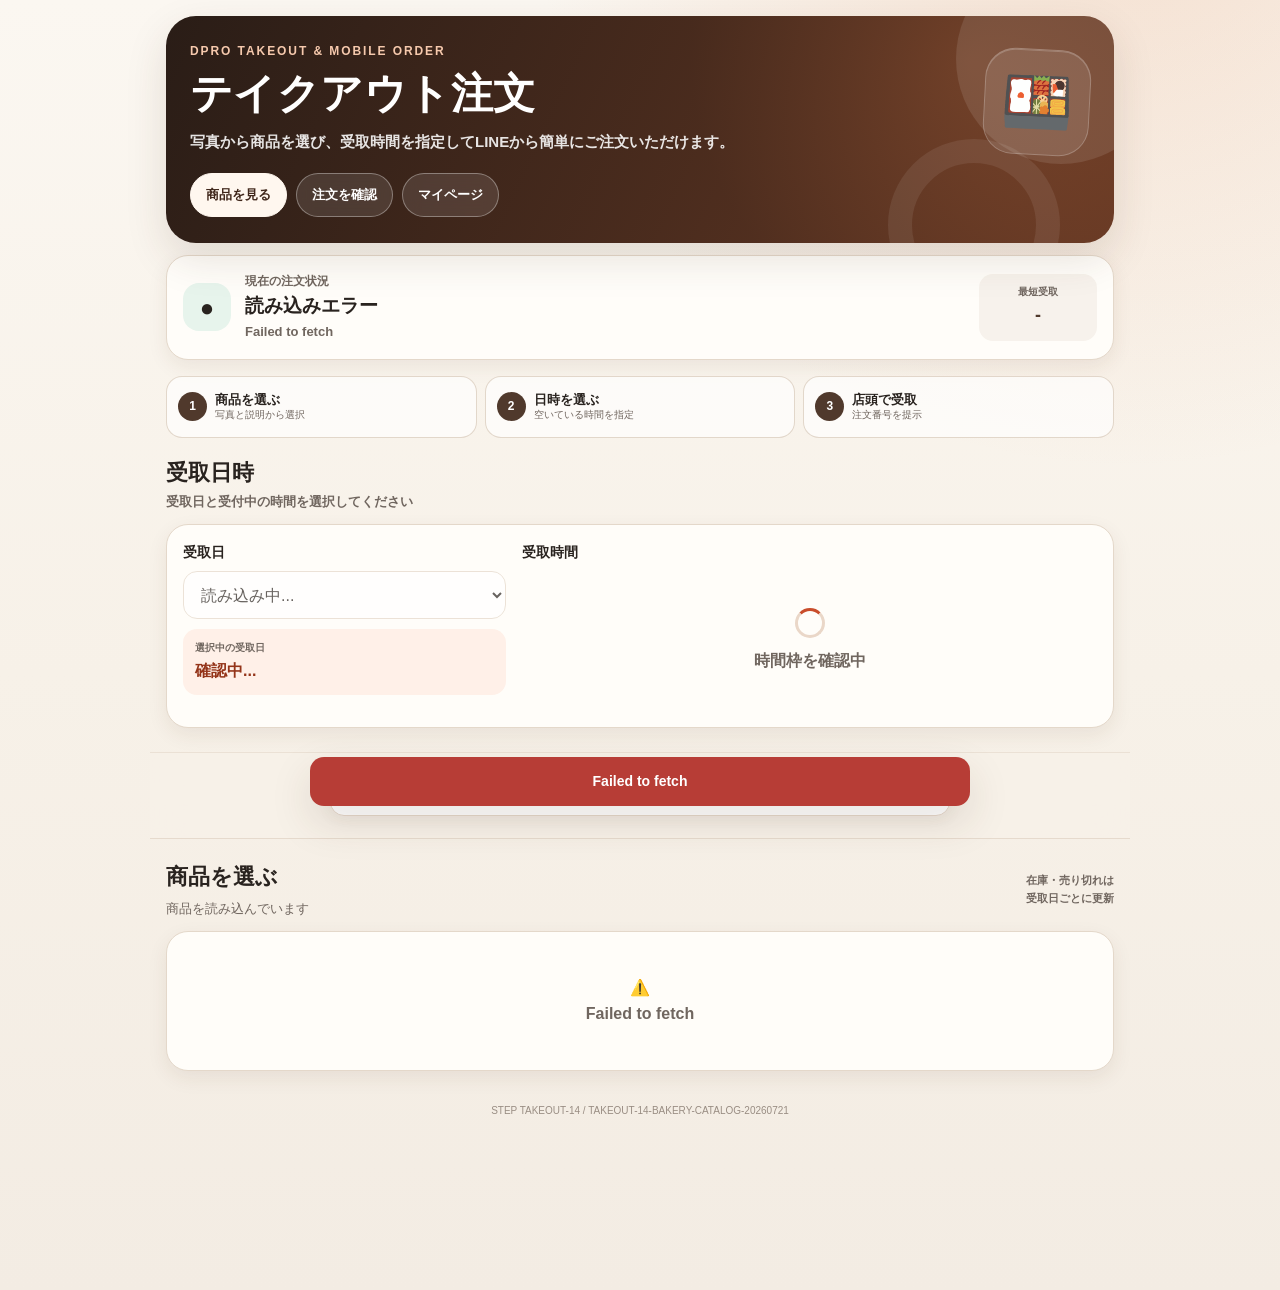
<file: index.html>
<!doctype html>
<html lang="ja">
<head>
  <meta charset="utf-8">
  <meta name="viewport" content="width=device-width, initial-scale=1, viewport-fit=cover">
  <meta name="theme-color" content="#f7f1e8">
  <meta name="description" content="写真から選べるDPROテイクアウト・モバイルオーダー">
  <title>DPRO テイクアウト・モバイルオーダー LINE</title>
  <style>
    :root {
      --bg: #f7f1e8;
      --bg-deep: #efe5d7;
      --card: #fffdf9;
      --ink: #29231f;
      --sub: #70665f;
      --line: #e4d8ca;
      --accent: #c94d2b;
      --accent-dark: #943419;
      --accent-soft: #fff0e8;
      --brown: #50392c;
      --green: #2f7b50;
      --green-soft: #e7f4ec;
      --amber: #9a5b00;
      --amber-soft: #fff3d7;
      --red: #b73d36;
      --red-soft: #fff0ef;
      --blue: #346985;
      --blue-soft: #eaf5fb;
      --shadow-sm: 0 7px 20px rgba(72, 47, 30, 0.08);
      --shadow: 0 16px 42px rgba(72, 47, 30, 0.13);
      --radius-sm: 14px;
      --radius: 22px;
      --radius-lg: 30px;
    }

    * { box-sizing: border-box; }
    html { scroll-behavior: smooth; }
    body {
      margin: 0;
      min-height: 100vh;
      color: var(--ink);
      background:
        radial-gradient(circle at 88% -10%, rgba(222, 147, 99, 0.24), transparent 33%),
        linear-gradient(180deg, #fbf7f1 0%, var(--bg) 52%, #f3ece3 100%);
      font-family:
        -apple-system, BlinkMacSystemFont, "Segoe UI",
        "Hiragino Kaku Gothic ProN", "Yu Gothic", Meiryo, sans-serif;
      font-size: 16px;
      line-height: 1.65;
      -webkit-font-smoothing: antialiased;
    }

    button, input, select, textarea { font: inherit; }
    button { cursor: pointer; }
    button:disabled { cursor: not-allowed; opacity: 0.52; }
    img { display: block; max-width: 100%; }
    [hidden] { display: none !important; }

    .demo-banner {
      position: sticky;
      z-index: 100;
      top: 0;
      display: none;
      padding: 10px 14px;
      color: #8c351e;
      background: #fff1e9;
      border-bottom: 1px solid #efb69e;
      text-align: center;
      font-size: 13px;
      font-weight: 900;
    }
    .demo-banner.show { display: block; }

    .app {
      width: min(980px, 100%);
      margin: 0 auto;
      padding-bottom: 142px;
    }

    .hero { padding: 16px 16px 12px; }
    .hero-card {
      position: relative;
      overflow: hidden;
      min-height: 220px;
      padding: 26px 24px;
      color: #fff;
      background:
        linear-gradient(115deg, rgba(39, 27, 21, 0.92), rgba(107, 57, 34, 0.80)),
        radial-gradient(circle at 85% 20%, #dc8657 0, transparent 34%),
        #4a3228;
      border-radius: var(--radius-lg);
      box-shadow: var(--shadow);
      isolation: isolate;
    }
    .hero-card::before,
    .hero-card::after {
      content: "";
      position: absolute;
      z-index: -1;
      border-radius: 999px;
      pointer-events: none;
    }
    .hero-card::before {
      width: 210px;
      height: 210px;
      right: -52px;
      top: -62px;
      background: rgba(255,255,255,0.10);
    }
    .hero-card::after {
      width: 124px;
      height: 124px;
      right: 54px;
      bottom: -68px;
      border: 24px solid rgba(255,255,255,0.08);
    }
    .hero-grid {
      position: relative;
      z-index: 1;
      display: grid;
      grid-template-columns: minmax(0, 1fr) auto;
      align-items: end;
      gap: 18px;
    }
    .eyebrow {
      margin: 0 0 7px;
      color: #f6c9ad;
      font-size: 12px;
      font-weight: 900;
      letter-spacing: 0.16em;
    }
    h1 {
      margin: 0;
      max-width: 620px;
      font-size: clamp(27px, 6.6vw, 42px);
      line-height: 1.2;
      letter-spacing: 0.01em;
    }
    .hero-sub {
      max-width: 610px;
      margin: 11px 0 0;
      color: rgba(255,255,255,0.88);
      font-size: 15px;
      font-weight: 700;
    }
    .hero-mark {
      display: grid;
      place-items: center;
      width: 106px;
      height: 106px;
      border: 1px solid rgba(255,255,255,0.22);
      border-radius: 30px;
      background: rgba(255,255,255,0.10);
      box-shadow: inset 0 1px 0 rgba(255,255,255,0.20);
      font-size: 58px;
      transform: rotate(3deg);
    }
    .hero-actions {
      position: relative;
      z-index: 1;
      display: flex;
      flex-wrap: wrap;
      gap: 9px;
      margin-top: 18px;
    }
    .hero-button {
      min-height: 44px;
      padding: 10px 15px;
      color: #fff;
      background: rgba(255,255,255,0.11);
      border: 1px solid rgba(255,255,255,0.34);
      border-radius: 999px;
      font-size: 13px;
      font-weight: 900;
      backdrop-filter: blur(8px);
    }
    .hero-button.primary {
      color: #40271b;
      background: #fff7ef;
      border-color: #fff7ef;
    }

    .status-wrap { padding: 0 16px 16px; }
    .operation-card {
      display: grid;
      grid-template-columns: auto minmax(0, 1fr) auto;
      align-items: center;
      gap: 14px;
      padding: 16px;
      background: var(--card);
      border: 1px solid var(--line);
      border-radius: var(--radius);
      box-shadow: var(--shadow-sm);
    }
    .operation-icon {
      display: grid;
      place-items: center;
      width: 48px;
      height: 48px;
      border-radius: 16px;
      background: var(--green-soft);
      font-size: 24px;
    }
    .operation-copy { min-width: 0; }
    .operation-kicker {
      margin: 0;
      color: var(--sub);
      font-size: 12px;
      font-weight: 800;
    }
    .operation-title {
      margin: 1px 0 0;
      font-size: 19px;
      line-height: 1.35;
    }
    .operation-message {
      margin: 3px 0 0;
      color: var(--sub);
      font-size: 13px;
      font-weight: 700;
    }
    .earliest-box {
      min-width: 118px;
      padding: 10px 12px;
      background: #f7f2ec;
      border-radius: 14px;
      text-align: center;
    }
    .earliest-box small {
      display: block;
      color: var(--sub);
      font-size: 10px;
      font-weight: 800;
    }
    .earliest-box strong {
      display: block;
      margin-top: 1px;
      color: var(--brown);
      font-size: 18px;
    }
    .operation-card.quiet .operation-icon,
    .operation-card.normal .operation-icon { background: var(--green-soft); }
    .operation-card.busy .operation-icon { background: var(--amber-soft); }
    .operation-card.very_busy .operation-icon,
    .operation-card.stopped .operation-icon { background: var(--red-soft); }
    .operation-card.stopped { border-color: #e8b5b1; }

    .steps-wrap { padding: 0 16px 20px; }
    .steps {
      display: grid;
      grid-template-columns: repeat(3, minmax(0, 1fr));
      gap: 8px;
    }
    .step {
      display: grid;
      grid-template-columns: auto minmax(0,1fr);
      align-items: center;
      gap: 8px;
      min-height: 62px;
      padding: 10px 11px;
      background: rgba(255,255,255,0.66);
      border: 1px solid rgba(220,207,192,0.82);
      border-radius: 16px;
    }
    .step-number {
      display: grid;
      place-items: center;
      width: 29px;
      height: 29px;
      color: #fff;
      background: var(--brown);
      border-radius: 999px;
      font-size: 12px;
      font-weight: 900;
    }
    .step strong { display: block; font-size: 13px; line-height: 1.25; }
    .step small { display: block; color: var(--sub); font-size: 10px; line-height: 1.3; }

    .section { padding: 0 16px 24px; }
    .section-head {
      display: flex;
      align-items: end;
      justify-content: space-between;
      gap: 12px;
      margin-bottom: 12px;
    }
    .section-head h2 {
      margin: 0;
      font-size: 22px;
      line-height: 1.35;
    }
    .section-head p {
      margin: 3px 0 0;
      color: var(--sub);
      font-size: 13px;
      font-weight: 700;
    }

    .panel {
      background: var(--card);
      border: 1px solid var(--line);
      border-radius: var(--radius);
      box-shadow: var(--shadow-sm);
    }

    .pickup-panel {
      display: grid;
      grid-template-columns: minmax(210px, 0.76fr) minmax(0, 1.35fr);
      gap: 16px;
      padding: 16px;
    }
    .date-column { display: grid; align-content: start; gap: 10px; }
    .field { display: grid; gap: 7px; }
    .field label, .field-title {
      font-size: 14px;
      font-weight: 900;
    }
    .select, .input, .textarea, .search-input {
      width: 100%;
      min-height: 48px;
      padding: 12px 13px;
      color: var(--ink);
      background: #fff;
      border: 1px solid var(--line);
      border-radius: 14px;
      outline: none;
      transition: border-color 0.18s ease, box-shadow 0.18s ease;
    }
    .textarea { resize: vertical; }
    .select:focus, .input:focus, .textarea:focus, .search-input:focus {
      border-color: var(--accent);
      box-shadow: 0 0 0 4px var(--accent-soft);
    }
    .selected-date-card {
      display: grid;
      gap: 1px;
      padding: 11px 12px;
      color: var(--accent-dark);
      background: var(--accent-soft);
      border-radius: 14px;
      font-weight: 900;
    }
    .selected-date-card small { color: var(--sub); font-size: 10px; }

    .slots {
      display: grid;
      grid-template-columns: repeat(4, minmax(0, 1fr));
      gap: 8px;
    }
    .slot {
      min-height: 61px;
      padding: 8px 4px;
      color: var(--ink);
      background: #fff;
      border: 1px solid var(--line);
      border-radius: 14px;
      font-size: 15px;
      font-weight: 900;
      transition: 0.18s ease;
    }
    .slot small {
      display: block;
      margin-top: 1px;
      color: var(--sub);
      font-size: 10px;
      font-weight: 800;
    }
    .slot:not(:disabled):hover { border-color: #c9ad99; transform: translateY(-1px); }
    .slot.active {
      color: #fff;
      background: var(--accent);
      border-color: var(--accent);
      box-shadow: 0 8px 18px rgba(201,77,43,0.24);
    }
    .slot.active small { color: rgba(255,255,255,0.9); }
    .slot.off { color: #9a918b; background: #f2efeb; }

    .notice {
      padding: 12px 13px;
      color: #8e351c;
      background: var(--accent-soft);
      border-radius: 14px;
      font-size: 13px;
      font-weight: 800;
    }
    .notice.green { color: #246742; background: var(--green-soft); }
    .notice.amber { color: var(--amber); background: var(--amber-soft); }

    .catalog-sticky {
      position: sticky;
      z-index: 20;
      top: 0;
      padding: 11px 16px 8px;
      background: rgba(247,241,232,0.94);
      border-top: 1px solid rgba(228,216,202,0.6);
      border-bottom: 1px solid rgba(228,216,202,0.9);
      backdrop-filter: blur(14px);
    }
    .search-wrap {
      position: relative;
      max-width: 620px;
      margin: 0 auto 9px;
    }
    .search-icon {
      position: absolute;
      left: 14px;
      top: 50%;
      transform: translateY(-50%);
      pointer-events: none;
    }
    .search-input { padding-left: 42px; box-shadow: 0 4px 16px rgba(72,47,30,0.05); }
    .tabs {
      display: flex;
      gap: 8px;
      overflow-x: auto;
      padding: 1px 0 4px;
      scrollbar-width: none;
    }
    .tabs::-webkit-scrollbar { display: none; }
    .tab {
      flex: none;
      min-height: 40px;
      padding: 8px 14px;
      color: var(--sub);
      background: #fff;
      border: 1px solid var(--line);
      border-radius: 999px;
      font-size: 13px;
      font-weight: 900;
      white-space: nowrap;
    }
    .tab.active {
      color: #fff;
      background: var(--brown);
      border-color: var(--brown);
    }

    .catalog-section { padding-top: 20px; }
    .catalog-meta {
      display: flex;
      align-items: center;
      justify-content: space-between;
      gap: 12px;
      margin-bottom: 12px;
    }
    .catalog-meta h2 { margin: 0; font-size: 22px; }
    .catalog-meta p { margin: 2px 0 0; color: var(--sub); font-size: 13px; }
    .stock-note { color: var(--sub); font-size: 11px; font-weight: 800; text-align: right; }

    .order-stop-banner {
      display: grid;
      grid-template-columns: auto minmax(0, 1fr);
      align-items: center;
      gap: 11px;
      margin-bottom: 14px;
      padding: 14px;
      color: #943b31;
      background: #fff0ed;
      border: 1px solid #edb8b1;
      border-radius: 17px;
      font-size: 14px;
      font-weight: 800;
    }
    .order-stop-icon {
      display: grid;
      place-items: center;
      width: 42px;
      height: 42px;
      color: #fff;
      background: var(--red);
      border-radius: 999px;
      font-size: 12px;
      font-weight: 900;
    }

    .products {
      display: grid;
      grid-template-columns: repeat(3, minmax(0, 1fr));
      gap: 14px;
    }
    .product {
      position: relative;
      overflow: hidden;
      display: flex;
      min-width: 0;
      flex-direction: column;
      background: var(--card);
      border: 1px solid var(--line);
      border-radius: 20px;
      box-shadow: var(--shadow-sm);
      transition: transform 0.18s ease, box-shadow 0.18s ease;
    }
    .product:not(.order-stopped):hover {
      transform: translateY(-2px);
      box-shadow: 0 12px 30px rgba(72,47,30,0.13);
    }
    .visual {
      position: relative;
      overflow: hidden;
      aspect-ratio: 4 / 3;
      display: grid;
      place-items: center;
      background:
        radial-gradient(circle at 65% 25%, rgba(255,255,255,0.8), transparent 22%),
        linear-gradient(145deg, #f4d8c2, #e8b18c);
      font-size: 54px;
    }
    .visual img {
      position: absolute;
      z-index: 1;
      inset: 0;
      width: 100%;
      height: 100%;
      object-fit: cover;
      transition: transform 0.24s ease;
    }
    .product:hover .visual img { transform: scale(1.025); }
    .visual-fallback { position: relative; z-index: 0; }
    .image-shade {
      position: absolute;
      z-index: 2;
      inset: auto 0 0;
      height: 42%;
      background: linear-gradient(transparent, rgba(35,26,21,0.42));
      pointer-events: none;
    }
    .badges {
      position: absolute;
      z-index: 3;
      top: 9px;
      left: 9px;
      right: 9px;
      display: flex;
      flex-wrap: wrap;
      gap: 5px;
    }
    .badge {
      display: inline-flex;
      align-items: center;
      min-height: 25px;
      padding: 4px 8px;
      color: #fff;
      background: rgba(55,39,29,0.88);
      border-radius: 999px;
      font-size: 10px;
      font-weight: 900;
      backdrop-filter: blur(6px);
    }
    .badge.accent { background: rgba(184,61,28,0.92); }
    .sold-label, .stop-label {
      position: absolute;
      z-index: 4;
      left: 10px;
      right: 10px;
      bottom: 10px;
      padding: 8px;
      color: #fff;
      background: rgba(48,38,32,0.90);
      border-radius: 11px;
      text-align: center;
      font-size: 12px;
      font-weight: 900;
    }
    .stop-label { background: rgba(145,53,42,0.92); }

    .product-body {
      display: flex;
      min-width: 0;
      flex: 1;
      flex-direction: column;
      padding: 13px;
    }
    .product-meta {
      display: flex;
      flex-wrap: wrap;
      align-items: center;
      gap: 6px;
    }
    .category {
      color: var(--accent-dark);
      font-size: 11px;
      font-weight: 900;
    }
    .stock-badge {
      display: inline-flex;
      align-items: center;
      min-height: 24px;
      padding: 3px 8px;
      color: #246742;
      background: var(--green-soft);
      border-radius: 999px;
      font-size: 10px;
      font-weight: 900;
    }
    .stock-badge.low { color: var(--amber); background: var(--amber-soft); }
    .stock-badge.sold { color: var(--red); background: var(--red-soft); }
    .product h3 {
      margin: 7px 0 4px;
      font-size: 17px;
      line-height: 1.38;
    }
    .desc {
      display: -webkit-box;
      overflow: hidden;
      min-height: 43px;
      margin: 0;
      color: var(--sub);
      font-size: 12px;
      line-height: 1.55;
      -webkit-box-orient: vertical;
      -webkit-line-clamp: 2;
    }
    .product-bottom {
      display: grid;
      grid-template-columns: minmax(0,1fr) auto;
      align-items: end;
      gap: 8px;
      margin-top: auto;
      padding-top: 12px;
    }
    .price {
      color: var(--brown);
      font-size: 20px;
      font-weight: 900;
      white-space: nowrap;
    }
    .price small { color: var(--sub); font-size: 10px; }
    .add-button, .detail-button {
      min-height: 42px;
      padding: 9px 12px;
      border-radius: 12px;
      font-size: 13px;
      font-weight: 900;
    }
    .add-button {
      color: #fff;
      background: var(--accent);
      border: 0;
      box-shadow: 0 7px 16px rgba(201,77,43,0.20);
    }
    .detail-button {
      color: var(--brown);
      background: #f5eee6;
      border: 1px solid #e2d5c6;
    }
    .product-actions {
      display: flex;
      align-items: center;
      justify-content: flex-end;
      gap: 6px;
    }
    .product.order-stopped {
      opacity: 0.62;
      background: #f3f0ec;
      box-shadow: none;
    }
    .product.order-stopped .visual { filter: grayscale(0.36); }

    .loading, .empty {
      min-height: 140px;
      display: grid;
      grid-column: 1 / -1;
      place-items: center;
      padding: 18px;
      color: var(--sub);
      text-align: center;
      font-weight: 800;
    }
    .spinner {
      width: 30px;
      height: 30px;
      margin: 0 auto 10px;
      border: 3px solid #ead7c8;
      border-top-color: var(--accent);
      border-radius: 999px;
      animation: spin 0.85s linear infinite;
    }
    @keyframes spin { to { transform: rotate(360deg); } }

    .cart-bar {
      position: fixed;
      z-index: 40;
      left: 50%;
      bottom: max(12px, env(safe-area-inset-bottom));
      transform: translateX(-50%);
      width: min(calc(100% - 24px), 900px);
      display: none;
      grid-template-columns: auto minmax(0,1fr) auto;
      align-items: center;
      gap: 12px;
      min-height: 68px;
      padding: 12px 15px;
      color: #fff;
      background: #2b2420;
      border: 1px solid rgba(255,255,255,0.12);
      border-radius: 20px;
      text-align: left;
      box-shadow: 0 17px 42px rgba(39,30,25,0.32);
    }
    .cart-bar.show { display: grid; }
    .cart-count {
      min-width: 38px;
      height: 38px;
      display: grid;
      place-items: center;
      padding: 0 8px;
      background: var(--accent);
      border-radius: 999px;
      font-size: 14px;
      font-weight: 900;
    }
    .cart-label { display: block; font-size: 11px; opacity: 0.75; }
    .cart-total { display: block; font-size: 19px; font-weight: 900; }
    .cart-pickup { display: block; font-size: 10px; opacity: 0.78; }
    .cart-next {
      display: inline-flex;
      align-items: center;
      gap: 4px;
      font-size: 13px;
      font-weight: 900;
    }

    .overlay {
      position: fixed;
      z-index: 60;
      inset: 0;
      display: none;
      align-items: flex-end;
      justify-content: center;
      padding-top: 34px;
      background: rgba(31,24,20,0.54);
    }
    .overlay.show { display: flex; }
    .sheet {
      width: min(900px, 100%);
      max-height: 94vh;
      overflow-y: auto;
      padding: 16px 16px calc(24px + env(safe-area-inset-bottom));
      background: #fbf7f1;
      border-radius: 28px 28px 0 0;
      box-shadow: 0 -18px 48px rgba(31,24,20,0.22);
    }
    .sheet-handle {
      width: 48px;
      height: 5px;
      margin: 0 auto 13px;
      background: #d7c8bb;
      border-radius: 999px;
    }
    .sheet-head {
      display: flex;
      align-items: center;
      justify-content: space-between;
      gap: 12px;
      margin-bottom: 14px;
    }
    .sheet-head h2 { margin: 0; font-size: 22px; }
    .close-button {
      flex: none;
      width: 42px;
      height: 42px;
      color: var(--ink);
      background: #eee5dc;
      border: 0;
      border-radius: 999px;
      font-size: 23px;
    }

    .product-sheet-grid {
      display: grid;
      grid-template-columns: minmax(220px, 0.8fr) minmax(0, 1.2fr);
      gap: 18px;
    }
    .detail-visual {
      position: relative;
      overflow: hidden;
      aspect-ratio: 4 / 3;
      display: grid;
      place-items: center;
      background: linear-gradient(145deg, #f4d8c2, #e8b18c);
      border-radius: 20px;
      font-size: 72px;
    }
    .detail-visual img {
      position: absolute;
      inset: 0;
      width: 100%;
      height: 100%;
      object-fit: cover;
    }
    .detail-info h3 {
      margin: 5px 0 7px;
      font-size: 25px;
      line-height: 1.35;
    }
    .detail-desc { margin: 0; color: var(--sub); font-size: 14px; }
    .detail-price { margin-top: 10px; color: var(--brown); font-size: 25px; font-weight: 900; }
    .allergy-note {
      margin-top: 12px;
      padding: 11px 12px;
      color: var(--amber);
      background: var(--amber-soft);
      border-radius: 13px;
      font-size: 12px;
      font-weight: 800;
    }

    .option-group { margin-top: 16px; }
    .option-group h3 { margin: 0 0 8px; font-size: 15px; }
    .option-row {
      display: flex;
      align-items: center;
      justify-content: space-between;
      gap: 12px;
      margin-top: 8px;
      padding: 12px;
      background: #fff;
      border: 1px solid var(--line);
      border-radius: 13px;
    }
    .option-row label {
      flex: 1;
      display: flex;
      align-items: center;
      gap: 9px;
      font-size: 14px;
      font-weight: 800;
    }

    .quantity-row {
      display: flex;
      align-items: center;
      justify-content: space-between;
      gap: 14px;
      margin-top: 16px;
      padding: 13px;
      background: #fff;
      border: 1px solid var(--line);
      border-radius: 14px;
    }
    .quantity-control { display: flex; align-items: center; gap: 14px; }
    .quantity-button {
      width: 42px;
      height: 42px;
      color: var(--accent-dark);
      background: #fff7f2;
      border: 1px solid var(--line);
      border-radius: 12px;
      font-size: 23px;
      font-weight: 900;
    }
    .quantity-value {
      min-width: 28px;
      text-align: center;
      font-size: 19px;
      font-weight: 900;
    }

    .summary-box {
      display: grid;
      gap: 8px;
      margin-top: 14px;
      padding: 14px;
      background: #fff;
      border: 1px solid var(--line);
      border-radius: 15px;
    }
    .summary-row {
      display: flex;
      justify-content: space-between;
      gap: 14px;
      font-size: 14px;
    }
    .summary-row.total {
      padding-top: 9px;
      margin-top: 2px;
      border-top: 1px dashed var(--line);
      font-size: 19px;
      font-weight: 900;
    }

    .primary-button, .secondary-button, .danger-button {
      width: 100%;
      min-height: 50px;
      padding: 13px 16px;
      border-radius: 15px;
      font-size: 15px;
      font-weight: 900;
    }
    .primary-button {
      color: #fff;
      background: var(--accent);
      border: 0;
      box-shadow: 0 9px 22px rgba(201,77,43,0.22);
    }
    .secondary-button { color: var(--ink); background: #fff; border: 1px solid var(--line); }
    .danger-button { color: var(--red); background: var(--red-soft); border: 1px solid #efc2be; }
    .button-stack { display: grid; gap: 10px; margin-top: 16px; }

    .cart-items { display: grid; gap: 10px; }
    .cart-item {
      padding: 13px;
      background: #fff;
      border: 1px solid var(--line);
      border-radius: 15px;
    }
    .cart-item-top { display: flex; justify-content: space-between; gap: 12px; }
    .cart-item-name { margin: 0; font-size: 16px; font-weight: 900; }
    .cart-item-option { margin: 3px 0 0; color: var(--sub); font-size: 12px; }
    .cart-item-actions {
      display: flex;
      align-items: center;
      justify-content: space-between;
      margin-top: 10px;
    }
    .remove-button {
      padding: 5px 0;
      color: var(--red);
      background: transparent;
      border: 0;
      font-size: 13px;
      font-weight: 900;
    }
    .checkout-grid { display: grid; gap: 13px; margin-top: 16px; }
    .required { margin-left: 4px; color: var(--red); font-size: 11px; }

    .confirm-card {
      margin-top: 12px;
      padding: 14px;
      background: #fff;
      border: 1px solid var(--line);
      border-radius: 16px;
    }
    .confirm-card h3 { margin: 0 0 9px; font-size: 16px; }
    .confirm-list {
      display: grid;
      gap: 7px;
      margin: 0;
      padding: 0;
      list-style: none;
      font-size: 14px;
    }
    .item-line {
      display: grid;
      grid-template-columns: minmax(0,1fr) auto;
      gap: 12px;
    }
    .item-option { color: var(--sub); font-size: 12px; }

    .success { padding: 12px 2px 4px; text-align: center; }
    .success-icon {
      width: 78px;
      height: 78px;
      display: grid;
      place-items: center;
      margin: 0 auto 12px;
      color: #fff;
      background: var(--green);
      border-radius: 999px;
      font-size: 40px;
      box-shadow: 0 12px 28px rgba(47,123,80,0.24);
    }
    .success h2 { margin: 0; font-size: 26px; }
    .success p { margin: 7px 0; color: var(--sub); }
    .order-number {
      margin: 16px 0;
      padding: 16px;
      background: var(--accent-soft);
      border: 2px dashed #e5a68e;
      border-radius: 16px;
    }
    .order-number small { display: block; color: var(--sub); font-size: 12px; }
    .order-number strong {
      display: block;
      color: var(--accent-dark);
      font-size: 28px;
      letter-spacing: 0.04em;
    }

    .lookup-form { display: grid; gap: 13px; }
    .receipt-status {
      display: inline-flex;
      align-items: center;
      padding: 6px 10px;
      color: #246742;
      background: var(--green-soft);
      border-radius: 999px;
      font-size: 12px;
      font-weight: 900;
    }
    .receipt-result { margin-top: 14px; }

    .toast {
      position: fixed;
      z-index: 100;
      left: 50%;
      bottom: calc(94px + env(safe-area-inset-bottom));
      transform: translate(-50%, 20px);
      width: min(calc(100% - 32px), 660px);
      padding: 13px 15px;
      color: #fff;
      background: #2d2521;
      border-radius: 14px;
      box-shadow: var(--shadow);
      opacity: 0;
      pointer-events: none;
      transition: 0.24s ease;
      text-align: center;
      font-size: 14px;
      font-weight: 800;
    }
    .toast.show { opacity: 1; transform: translate(-50%,0); }
    .toast.error { background: var(--red); }

    .footer {
      padding: 8px 18px 28px;
      color: #998d83;
      text-align: center;
      font-size: 10px;
    }

    @media (max-width: 820px) {
      .products { grid-template-columns: repeat(2, minmax(0,1fr)); }
      .slots { grid-template-columns: repeat(3, minmax(0,1fr)); }
    }

    @media (max-width: 639px) {
      body { font-size: 16px; }
      .hero-card { min-height: 205px; padding: 22px 20px; }
      .hero-grid { grid-template-columns: minmax(0,1fr) 74px; gap: 10px; }
      .hero-mark { width: 72px; height: 72px; border-radius: 22px; font-size: 40px; }
      .operation-card { grid-template-columns: auto minmax(0,1fr); }
      .earliest-box { grid-column: 1 / -1; display: flex; align-items: center; justify-content: space-between; }
      .earliest-box strong { font-size: 17px; }
      .pickup-panel { grid-template-columns: 1fr; }
      .product-sheet-grid { grid-template-columns: 1fr; }
      .detail-visual { max-height: 290px; }
    }

    @media (max-width: 430px) {
      .hero, .status-wrap, .steps-wrap, .section { padding-left: 13px; padding-right: 13px; }
      .catalog-sticky { padding-left: 13px; padding-right: 13px; }
      .hero-card { border-radius: 25px; }
      .steps { gap: 6px; }
      .step { grid-template-columns: 1fr; gap: 4px; padding: 9px; text-align: center; }
      .step-number { margin: 0 auto; }
      .step small { display: none; }
      .products { gap: 10px; }
      .product-body { padding: 11px; }
      .product h3 { font-size: 16px; }
      .desc { font-size: 11px; }
      .price { font-size: 18px; }
      .detail-button { display: none; }
      .add-button { padding: 8px 10px; font-size: 12px; }
      .product-bottom { grid-template-columns: 1fr auto; }
      .slots { grid-template-columns: repeat(3, minmax(0,1fr)); }
      .slot { min-height: 58px; font-size: 14px; }
    }

    @media (max-width: 350px) {
      .products { grid-template-columns: 1fr; }
      .detail-button { display: inline-flex; }
    }
  </style>
</head>
<body>
  <div id="demoBanner" class="demo-banner">
    製品紹介用デモです。実際の注文や更新は行われません。
  </div>

  <main class="app">
    <header class="hero">
      <div class="hero-card">
        <div class="hero-grid">
          <div>
            <p class="eyebrow">DPRO TAKEOUT &amp; MOBILE ORDER</p>
            <h1 id="shopName">テイクアウト注文</h1>
            <p class="hero-sub">写真から商品を選び、受取時間を指定してLINEから簡単にご注文いただけます。</p>
          </div>
          <div class="hero-mark" aria-hidden="true">🍱</div>
        </div>
        <div class="hero-actions">
          <button id="scrollToCatalog" class="hero-button primary" type="button">商品を見る</button>
          <button id="openReceiptLookup" class="hero-button" type="button">注文を確認</button>
          <button id="openMemberPage" class="hero-button" type="button">マイページ</button>
        </div>
      </div>
    </header>

    <section class="status-wrap" aria-live="polite">
      <div id="operationCard" class="operation-card normal">
        <div id="operationIcon" class="operation-icon">●</div>
        <div class="operation-copy">
          <p class="operation-kicker">現在の注文状況</p>
          <h2 id="operationTitle" class="operation-title">受付状況を確認中</h2>
          <p id="operationMessage" class="operation-message">店舗の混雑状況を読み込んでいます。</p>
        </div>
        <div class="earliest-box">
          <small>最短受取</small>
          <strong id="earliestPickup">確認中</strong>
        </div>
      </div>
    </section>

    <section class="steps-wrap" aria-label="ご注文の流れ">
      <div class="steps">
        <div class="step"><span class="step-number">1</span><span><strong>商品を選ぶ</strong><small>写真と説明から選択</small></span></div>
        <div class="step"><span class="step-number">2</span><span><strong>日時を選ぶ</strong><small>空いている時間を指定</small></span></div>
        <div class="step"><span class="step-number">3</span><span><strong>店頭で受取</strong><small>注文番号を提示</small></span></div>
      </div>
    </section>

    <section id="pickupSection" class="section">
      <div class="section-head">
        <div>
          <h2>受取日時</h2>
          <p>受取日と受付中の時間を選択してください</p>
        </div>
      </div>

      <div class="panel pickup-panel">
        <div class="date-column">
          <div class="field">
            <label for="pickupDate">受取日</label>
            <select id="pickupDate" class="select" disabled>
              <option value="">読み込み中...</option>
            </select>
          </div>
          <div id="selectedDateCard" class="selected-date-card">
            <small>選択中の受取日</small>
            <span>確認中...</span>
          </div>
          <div id="dateNotice" class="notice" hidden></div>
        </div>

        <div class="field">
          <span class="field-title">受取時間</span>
          <div id="slotArea" class="slots">
            <div class="loading"><div><div class="spinner"></div>時間枠を確認中</div></div>
          </div>
        </div>
      </div>
    </section>

    <div id="catalogToolbar" class="catalog-sticky">
      <div class="search-wrap">
        <span class="search-icon" aria-hidden="true">⌕</span>
        <input id="productSearch" class="search-input" type="search" maxlength="50" placeholder="商品名・説明から探す" aria-label="商品検索">
      </div>
      <div id="categoryTabs" class="tabs" aria-label="商品カテゴリー"></div>
    </div>

    <section id="catalogSection" class="section catalog-section">
      <div class="catalog-meta">
        <div>
          <h2>商品を選ぶ</h2>
          <p id="productCount">商品を読み込んでいます</p>
        </div>
        <div class="stock-note">在庫・売り切れは<br>受取日ごとに更新</div>
      </div>

      <div id="productStopNotice" class="order-stop-banner" hidden>
        <span class="order-stop-icon">停止</span>
        <span id="productStopMessage">現在は注文できません。</span>
      </div>

      <div id="productList" class="products">
        <div class="panel loading"><div><div class="spinner"></div>商品を読み込み中</div></div>
      </div>
    </section>

    <footer class="footer">
      STEP TAKEOUT-14 / TAKEOUT-14-BAKERY-CATALOG-20260721
    </footer>
  </main>

  <button id="cartBar" class="cart-bar" type="button">
    <span id="cartCount" class="cart-count">0</span>
    <span>
      <span class="cart-label">カートを確認</span>
      <span id="cartTotal" class="cart-total">0円</span>
      <span id="cartPickup" class="cart-pickup">受取時間を選択してください</span>
    </span>
    <span class="cart-next">確認 <span aria-hidden="true">›</span></span>
  </button>

  <div id="productOverlay" class="overlay" role="dialog" aria-modal="true" aria-labelledby="productSheetTitle">
    <div class="sheet">
      <div class="sheet-handle"></div>
      <div class="sheet-head">
        <h2 id="productSheetTitle">商品詳細</h2>
        <button class="close-button" type="button" data-close="productOverlay" aria-label="閉じる">×</button>
      </div>

      <div class="product-sheet-grid">
        <div id="detailVisual" class="detail-visual"><span>🍱</span></div>
        <div class="detail-info">
          <div id="detailMeta" class="product-meta"></div>
          <h3 id="detailName">商品名</h3>
          <p id="detailDescription" class="detail-desc"></p>
          <div id="detailAllergy" class="allergy-note" hidden></div>
          <div id="detailPrice" class="detail-price">0円</div>
          <div id="optionStockNotice" class="notice amber" style="margin-top:12px;" hidden></div>
          <div id="optionGroups"></div>

          <div class="quantity-row">
            <strong>数量</strong>
            <div class="quantity-control">
              <button id="optionMinus" class="quantity-button" type="button" aria-label="数量を減らす">−</button>
              <span id="optionQuantity" class="quantity-value">1</span>
              <button id="optionPlus" class="quantity-button" type="button" aria-label="数量を増やす">＋</button>
            </div>
          </div>

          <div class="summary-box">
            <div class="summary-row total">
              <span>商品合計</span>
              <span id="optionTotal">0円</span>
            </div>
          </div>

          <div class="button-stack">
            <button id="addConfiguredItem" class="primary-button" type="button">カートに追加</button>
          </div>
        </div>
      </div>
    </div>
  </div>

  <div id="cartOverlay" class="overlay" role="dialog" aria-modal="true" aria-labelledby="cartTitle">
    <div class="sheet">
      <div class="sheet-handle"></div>
      <div class="sheet-head">
        <h2 id="cartTitle">ご注文内容</h2>
        <button class="close-button" type="button" data-close="cartOverlay" aria-label="閉じる">×</button>
      </div>

      <div id="cartItems" class="cart-items"></div>

      <div class="summary-box">
        <div class="summary-row"><span>商品点数</span><span id="cartSummaryCount">0点</span></div>
        <div class="summary-row total"><span>合計</span><span id="cartSummaryTotal">0円</span></div>
      </div>

      <div class="checkout-grid">
        <div class="checkout-grid two">
          <div class="field">
            <label for="customerName">お名前<span class="required">必須</span></label>
            <input id="customerName" class="input" maxlength="80" autocomplete="name" placeholder="例：岩口 大次郎">
          </div>
          <div class="field">
            <label for="phone">電話番号<span class="required">必須</span></label>
            <input id="phone" class="input" inputmode="tel" maxlength="30" autocomplete="tel" placeholder="例：090-1111-2222">
          </div>
        </div>
        <div class="field">
          <label for="customerNote">ご要望・備考</label>
          <textarea id="customerNote" class="textarea" rows="3" maxlength="500" placeholder="アレルギーや受取時のご要望があれば入力してください"></textarea>
        </div>
        <div id="paymentNotice" class="notice green">お支払い方法を確認中です。</div>
      </div>

      <div class="button-stack">
        <button id="openConfirm" class="primary-button" type="button">注文内容を確認する</button>
        <button class="secondary-button" type="button" data-close="cartOverlay">商品選択に戻る</button>
      </div>
    </div>
  </div>

  <div id="confirmOverlay" class="overlay" role="dialog" aria-modal="true" aria-labelledby="confirmTitle">
    <div class="sheet">
      <div class="sheet-handle"></div>
      <div class="sheet-head">
        <h2 id="confirmTitle">最終確認</h2>
        <button class="close-button" type="button" data-close="confirmOverlay" aria-label="閉じる">×</button>
      </div>
      <div id="confirmContent"></div>
      <div class="button-stack">
        <button id="submitOrder" class="primary-button" type="button">この内容で注文する</button>
        <button class="secondary-button" type="button" data-close="confirmOverlay">内容を修正する</button>
      </div>
    </div>
  </div>

  <div id="successOverlay" class="overlay" role="dialog" aria-modal="true" aria-labelledby="successTitle">
    <div class="sheet">
      <div class="sheet-handle"></div>
      <div class="success">
        <div class="success-icon">✓</div>
        <h2 id="successTitle">ご注文を受け付けました</h2>
        <p>店舗で内容を確認後、商品をご用意します。</p>

        <div class="order-number">
          <small>受取時にお伝えください</small>
          <strong id="successOrderNumber">-</strong>
        </div>

        <div id="successDetail" class="confirm-card"></div>
        <div class="notice green" style="margin-top:14px;">店頭で注文番号をスタッフへお伝えください。</div>

        <div class="button-stack">
          <button id="copyOrderNumber" class="secondary-button" type="button">注文番号をコピー</button>
          <button id="successReceiptButton" class="secondary-button" type="button">この注文を確認する</button>
          <button id="newOrderButton" class="primary-button" type="button">続けて新しい注文をする</button>
        </div>
      </div>
    </div>
  </div>

  <div id="receiptOverlay" class="overlay" role="dialog" aria-modal="true" aria-labelledby="receiptTitle">
    <div class="sheet">
      <div class="sheet-handle"></div>
      <div class="sheet-head">
        <h2 id="receiptTitle">注文内容を確認</h2>
        <button class="close-button" type="button" data-close="receiptOverlay" aria-label="閉じる">×</button>
      </div>

      <div class="lookup-form">
        <div class="field">
          <label for="receiptOrderNumber">注文番号</label>
          <input id="receiptOrderNumber" class="input" maxlength="24" autocapitalize="characters" placeholder="例：T-20260721-001">
        </div>
        <div class="field">
          <label for="receiptPhone">注文時の電話番号</label>
          <input id="receiptPhone" class="input" inputmode="tel" maxlength="30" autocomplete="tel" placeholder="例：090-1111-2222">
        </div>
        <button id="lookupReceipt" class="primary-button" type="button">注文を確認する</button>
      </div>

      <div id="receiptResult" class="receipt-result"></div>
    </div>
  </div>

  <div id="toast" class="toast" role="status" aria-live="polite"></div>

  <script src="./config.js?v=takeout-14"></script>
  <script>
    (() => {
      "use strict";

      const VERSION = "TAKEOUT-14-BAKERY-CATALOG-20260721";
      const params = new URLSearchParams(location.search);
      const PREVIEW = params.get("preview") === "1";
      const EMBED_DEMO = params.get("embed_demo") === "1";

      const fallbackConfig = {
        VERSION,
        SHOP_CODE: "takeout_demo",
        API_BASE_URL: "https://dpro-takeout-line-api.dpromstk2000.workers.dev",
        TIMEZONE: "Asia/Tokyo",
      };

      const config = {
        ...fallbackConfig,
        ...(window.DPRO_TAKEOUT_CONFIG || {}),
      };

      const state = {
        shop: null,
        settings: null,
        products: [],
        category: "すべて",
        search: "",
        selectedDate: "",
        selectedTime: "",
        cart: [],
        optionProduct: null,
        optionQuantity: 1,
        submitting: false,
        lastOrder: null,
        slotsData: null,
      };

      const el = Object.fromEntries([
        "demoBanner", "shopName", "scrollToCatalog", "operationCard", "operationIcon",
        "operationTitle", "operationMessage", "earliestPickup", "openReceiptLookup",
        "openMemberPage", "pickupSection", "pickupDate", "selectedDateCard", "dateNotice",
        "slotArea", "catalogSection", "productSearch", "categoryTabs", "productCount",
        "productStopNotice", "productStopMessage", "productList", "cartBar", "cartCount",
        "cartTotal", "cartPickup", "productOverlay", "productSheetTitle", "detailVisual",
        "detailMeta", "detailName", "detailDescription", "detailAllergy", "detailPrice",
        "optionStockNotice", "optionGroups", "optionMinus", "optionPlus", "optionQuantity",
        "optionTotal", "addConfiguredItem", "cartOverlay", "cartItems", "cartSummaryCount",
        "cartSummaryTotal", "customerName", "phone", "customerNote", "paymentNotice",
        "openConfirm", "confirmOverlay", "confirmContent", "submitOrder", "successOverlay",
        "successOrderNumber", "successDetail", "copyOrderNumber", "successReceiptButton",
        "newOrderButton", "receiptOverlay", "receiptOrderNumber", "receiptPhone",
        "lookupReceipt", "receiptResult", "toast",
      ].map((id) => [id, document.getElementById(id)]));

      const yen = new Intl.NumberFormat("ja-JP");

      function svgProductImage(title, emoji, colorA, colorB) {
        const svg = `
          <svg xmlns="http://www.w3.org/2000/svg" width="800" height="600" viewBox="0 0 800 600">
            <defs>
              <linearGradient id="g" x1="0" y1="0" x2="1" y2="1">
                <stop stop-color="${colorA}"/>
                <stop offset="1" stop-color="${colorB}"/>
              </linearGradient>
            </defs>
            <rect width="800" height="600" rx="42" fill="url(#g)"/>
            <circle cx="650" cy="120" r="150" fill="white" opacity=".14"/>
            <circle cx="130" cy="520" r="180" fill="white" opacity=".10"/>
            <text x="400" y="315" text-anchor="middle" font-size="190">${emoji}</text>
            <rect x="80" y="450" width="640" height="82" rx="24" fill="#241a16" opacity=".76"/>
            <text x="400" y="505" text-anchor="middle" font-family="sans-serif" font-weight="700" font-size="34" fill="white">${title}</text>
          </svg>`;
        return `data:image/svg+xml;charset=UTF-8,${encodeURIComponent(svg)}`;
      }

      function previewDate(offset = 0) {
        const formatter = new Intl.DateTimeFormat("en-CA", {
          timeZone: "Asia/Tokyo", year: "numeric", month: "2-digit", day: "2-digit",
        });
        const base = new Date();
        base.setDate(base.getDate() + offset);
        return formatter.format(base);
      }

      const previewProducts = [
        {
          id: "demo-bento", category: "お弁当", product_name: "彩り日替わり弁当",
          description: "季節のおかずをバランスよく詰めた、毎日食べたくなる人気のお弁当です。",
          price: 780, image_url: svgProductImage("彩り日替わり弁当", "🍱", "#eaa36f", "#b94f36"),
          is_sold_out: false, remaining_stock: 12, stock_label: "残り12個",
          badge_text: "本日おすすめ", is_featured: true, allergy_note: "一部に卵・小麦・大豆を含みます。",
          options: [
            { id: "rice-large", option_group: "ご飯", option_name: "ご飯大盛り", additional_price: 100 },
            { id: "rice-small", option_group: "ご飯", option_name: "ご飯少なめ", additional_price: 0 },
          ],
        },
        {
          id: "demo-karaage", category: "お弁当", product_name: "特製からあげ弁当",
          description: "外は香ばしく中はジューシー。店内仕込みの定番人気商品です。",
          price: 720, image_url: svgProductImage("特製からあげ弁当", "🍗", "#d99254", "#8f3d24"),
          is_sold_out: false, remaining_stock: 4, stock_label: "残り4個",
          badge_text: "人気", options: [],
        },
        {
          id: "demo-souzai", category: "お惣菜", product_name: "だし巻き玉子",
          description: "やさしい出汁の香りと、ふんわり食感を楽しめる店内仕込みのお惣菜。",
          price: 420, image_url: svgProductImage("だし巻き玉子", "🥚", "#f2c96d", "#d78542"),
          is_sold_out: false, remaining_stock: 8, stock_label: "残り8個", options: [],
        },
        {
          id: "demo-curry", category: "カレー", product_name: "野菜たっぷり特製カレー",
          description: "じっくり煮込んだコク深いルーに、彩り野菜をたっぷり添えました。",
          price: 680, image_url: svgProductImage("野菜たっぷり特製カレー", "🍛", "#d69b3d", "#8d4a27"),
          is_sold_out: false, remaining_stock: null, stock_label: "在庫あり", options: [],
        },
        {
          id: "demo-drink", category: "ドリンク", product_name: "自家製レモネード",
          description: "爽やかなレモンの香りとほどよい甘さ。お食事と一緒にどうぞ。",
          price: 350, image_url: svgProductImage("自家製レモネード", "🍋", "#e7cc58", "#8eb76b"),
          is_sold_out: false, remaining_stock: 20, stock_label: "残り20個", options: [],
        },
        {
          id: "demo-sold", category: "お惣菜", product_name: "季節のポテトサラダ",
          description: "旬の食材を加えた、なめらかでやさしい味わいのサラダです。",
          price: 380, image_url: svgProductImage("季節のポテトサラダ", "🥗", "#a7c47b", "#6f8f58"),
          is_sold_out: true, remaining_stock: 0, stock_label: "本日売り切れ", options: [],
        },
      ];

      async function previewApi(path, options = {}, query = {}) {
        await new Promise((resolve) => setTimeout(resolve, 120));
        const method = String(options.method || "GET").toUpperCase();

        if (path === "/api/shop") {
          return { ok: true, shop: { shop_name: "DPRO テイクアウトデモ店" } };
        }
        if (path === "/api/settings") {
          return {
            ok: true,
            settings: {
              is_accepting_orders: true,
              min_lead_minutes: 30,
              max_reservation_days: 7,
              payment_methods: ["店頭支払い", "QR決済"],
              congestion_mode: "auto",
              auto_quiet_max_percent: 39,
              auto_normal_max_percent: 69,
              auto_busy_max_percent: 89,
            },
          };
        }
        if (path === "/api/products") {
          return { ok: true, products: previewProducts, date: query.date || previewDate() };
        }
        if (path === "/api/time-slots") {
          const times = ["10:30", "11:00", "11:30", "12:00", "12:30", "13:00", "13:30", "14:00", "14:30"];
          return {
            ok: true,
            date: query.date || previewDate(),
            is_closed: false,
            slots: times.map((time, index) => ({
              pickup_time: time,
              capacity: 10,
              remaining: index < 2 ? 0 : index < 5 ? 3 + index : 8,
              available: index >= 2,
              reason: index < 2 ? "締切" : "",
            })),
          };
        }
        if (path === "/api/orders" && method === "POST") {
          const input = JSON.parse(options.body || "{}");
          const items = input.items.map((item) => {
            const product = previewProducts.find((entry) => entry.id === item.product_id);
            const lineTotal = Number(product?.price || 0) * Number(item.quantity || 0);
            return {
              product_name: product?.product_name || "商品",
              quantity: item.quantity,
              unit_price: product?.price || 0,
              line_total: lineTotal,
              option_summary: "",
            };
          });
          return {
            ok: true,
            order_number: `T-${previewDate().replaceAll("-", "")}-014`,
            pickup_date: input.pickup_date,
            pickup_time: input.pickup_time,
            total_amount: items.reduce((sum, item) => sum + item.line_total, 0),
            payment_method: "店頭支払い",
            items,
          };
        }
        if (path === "/api/orders/receipt" && method === "POST") {
          return {
            ok: true,
            order_number: `T-${previewDate().replaceAll("-", "")}-014`,
            customer_name: "デモ 太郎",
            pickup_date: previewDate(),
            pickup_time: "12:00",
            status_label: "調理中",
            total_amount: 1500,
            payment_method: "店頭支払い",
            customer_note: "",
            items: [
              { product_name: "彩り日替わり弁当", quantity: 1, line_total: 780 },
              { product_name: "特製からあげ弁当", quantity: 1, line_total: 720 },
            ],
          };
        }
        throw new Error("プレビュー用データが見つかりません。");
      }

      function isOrderAccepting() {
        return state.settings?.is_accepting_orders !== false;
      }

      function orderStopMessage() {
        return String(
          state.settings?.stop_message || "現在、注文受付を停止しています。"
        ).trim();
      }

      function ensureOrderAccepting() {
        if (isOrderAccepting()) return true;
        showToast(orderStopMessage(), "error");
        return false;
      }

      function apiUrl(path, query = {}) {
        const base = String(config.API_BASE_URL || "").replace(/\/+$/, "");
        const url = new URL(`${base}${path}`);
        for (const [key, value] of Object.entries(query)) {
          if (value !== undefined && value !== null && value !== "") {
            url.searchParams.set(key, String(value));
          }
        }
        return url.toString();
      }

      async function apiFetch(path, options = {}, query = {}) {
        if (PREVIEW) return previewApi(path, options, query);

        const method = String(options.method || "GET").toUpperCase();
        if (EMBED_DEMO && !["GET", "HEAD"].includes(method)) {
          throw new Error("製品紹介用デモでは注文・更新操作は実行されません。");
        }

        const response = await fetch(apiUrl(path, query), {
          ...options,
          headers: {
            "Content-Type": "application/json",
            ...(options.headers || {}),
          },
        });
        const data = await response.json().catch(() => null);
        if (!response.ok || !data?.ok) {
          throw new Error(data?.message || `通信に失敗しました（${response.status}）`);
        }
        return data;
      }

      function escapeHtml(value) {
        return String(value ?? "")
          .replaceAll("&", "&amp;")
          .replaceAll("<", "&lt;")
          .replaceAll(">", "&gt;")
          .replaceAll('"', "&quot;")
          .replaceAll("'", "&#039;");
      }

      function formatYen(value) {
        return `${yen.format(Number(value || 0))}円`;
      }

      function normalizeTime(value) {
        return String(value || "").slice(0, 5);
      }

      function formatDateLabel(dateString, withYear = false) {
        const [year, month, day] = String(dateString).split("-").map(Number);
        const date = new Date(Date.UTC(year, month - 1, day));
        const weekday = ["日", "月", "火", "水", "木", "金", "土"][date.getUTCDay()];
        return `${withYear ? `${year}年` : ""}${month}月${day}日（${weekday}）`;
      }

      function getTokyoDateString() {
        return new Intl.DateTimeFormat("en-CA", {
          timeZone: "Asia/Tokyo",
          year: "numeric", month: "2-digit", day: "2-digit",
        }).format(new Date());
      }

      function addDays(dateString, days) {
        const [year, month, day] = dateString.split("-").map(Number);
        const date = new Date(Date.UTC(year, month - 1, day));
        date.setUTCDate(date.getUTCDate() + days);
        return date.toISOString().slice(0, 10);
      }

      function productEmoji(category = "") {
        if (category.includes("カレー")) return "🍛";
        if (category.includes("丼")) return "🍚";
        if (category.includes("惣菜") || category.includes("サラダ")) return "🥗";
        if (category.includes("飲") || category.includes("ドリンク")) return "🥤";
        if (category.includes("寿司")) return "🍣";
        if (category.includes("パン")) return "🥐";
        if (category.includes("菓子")) return "🍰";
        return "🍱";
      }

      function showToast(message, type = "normal") {
        el.toast.textContent = message;
        el.toast.className = `toast show${type === "error" ? " error" : ""}`;
        window.clearTimeout(showToast.timer);
        showToast.timer = window.setTimeout(() => {
          el.toast.className = "toast";
        }, 3000);
      }

      function openOverlay(target) {
        target.classList.add("show");
        document.body.style.overflow = "hidden";
      }

      function closeOverlay(target) {
        target.classList.remove("show");
        if (!document.querySelector(".overlay.show")) {
          document.body.style.overflow = "";
        }
      }

      function productById(productId) {
        return state.products.find((product) => product.id === productId) || null;
      }

      function cartQuantityForProduct(productId) {
        return state.cart
          .filter((item) => item.product_id === productId)
          .reduce((sum, item) => sum + item.quantity, 0);
      }

      function productOrderLimit(product) {
        if (product.remaining_stock === null || product.remaining_stock === undefined) return 50;
        return Math.max(0, Math.min(50, Number(product.remaining_stock)));
      }

      function availableToAdd(product) {
        return Math.max(0, productOrderLimit(product) - cartQuantityForProduct(product.id));
      }

      function groupOptions(options) {
        const groups = new Map();
        for (const option of options || []) {
          const group = option.option_group || "オプション";
          const list = groups.get(group) || [];
          list.push(option);
          groups.set(group, list);
        }
        return groups;
      }

      function selectedOptionIds() {
        return [...el.optionGroups.querySelectorAll('input[type="radio"]:checked')]
          .map((input) => input.value)
          .filter(Boolean);
      }

      function getSelectedOptions(product, optionIds) {
        const idSet = new Set(optionIds);
        return (product.options || []).filter((option) => idSet.has(option.id));
      }

      function itemUnitPrice(product, selectedOptions) {
        return Number(product.price || 0) + selectedOptions.reduce(
          (sum, option) => sum + Number(option.additional_price || 0), 0
        );
      }

      function cartSignature(productId, optionIds) {
        return `${productId}|${[...optionIds].sort().join(",")}`;
      }

      function addToCart(product, quantity = 1, optionIds = []) {
        if (!ensureOrderAccepting()) return false;
        if (!state.selectedDate || !state.selectedTime) {
          showToast("先に受取日と受取時間を選択してください。", "error");
          el.pickupSection.scrollIntoView({ behavior: "smooth", block: "start" });
          return false;
        }

        const available = availableToAdd(product);
        if (available <= 0) {
          showToast(`「${product.product_name}」は選択できる在庫がありません。`, "error");
          return false;
        }
        if (quantity > available) {
          showToast(`「${product.product_name}」はあと${available}個まで追加できます。`, "error");
          return false;
        }

        const selectedOptions = getSelectedOptions(product, optionIds);
        const signature = cartSignature(product.id, optionIds);
        const existing = state.cart.find((item) => item.signature === signature);

        if (existing) {
          existing.quantity += quantity;
        } else {
          state.cart.push({
            signature,
            product_id: product.id,
            product_name: product.product_name,
            base_price: Number(product.price || 0),
            unit_price: itemUnitPrice(product, selectedOptions),
            quantity,
            option_ids: optionIds,
            option_names: selectedOptions.map((option) => option.option_name),
          });
        }

        renderCartBar();
        showToast(`「${product.product_name}」をカートに追加しました。`);
        return true;
      }

      function cartTotals() {
        return state.cart.reduce((totals, item) => {
          totals.quantity += item.quantity;
          totals.amount += item.unit_price * item.quantity;
          return totals;
        }, { quantity: 0, amount: 0 });
      }

      function renderCartBar() {
        const totals = cartTotals();
        el.cartCount.textContent = totals.quantity;
        el.cartTotal.textContent = formatYen(totals.amount);
        el.cartPickup.textContent = state.selectedDate && state.selectedTime
          ? `${formatDateLabel(state.selectedDate)} ${state.selectedTime}受取`
          : "受取時間を選択してください";
        el.cartBar.classList.toggle("show", isOrderAccepting() && totals.quantity > 0);
      }

      function stockBadgeClass(product) {
        if (product.is_sold_out) return "sold";
        if (
          product.remaining_stock !== null &&
          product.remaining_stock !== undefined &&
          Number(product.remaining_stock) <= 5
        ) return "low";
        return "";
      }

      function productBadges(product) {
        const values = [];
        if (product.badge_text) values.push({ label: product.badge_text, accent: true });
        if (product.is_new) values.push({ label: "新商品", accent: true });
        if (product.is_limited) values.push({ label: "限定", accent: false });
        if (product.is_featured && !product.badge_text) values.push({ label: "おすすめ", accent: true });
        return values;
      }

      function renderBadges(product) {
        const badges = productBadges(product);
        if (!badges.length) return "";
        return `<div class="badges">${badges.map((badge) =>
          `<span class="badge${badge.accent ? " accent" : ""}">${escapeHtml(badge.label)}</span>`
        ).join("")}</div>`;
      }

      function renderCategories() {
        const categories = [
          "すべて",
          ...new Set(state.products.map((product) => product.category || "その他")),
        ];
        el.categoryTabs.innerHTML = categories.map((category) => `
          <button
            type="button"
            class="tab${state.category === category ? " active" : ""}"
            data-category="${escapeHtml(category)}"
          >${escapeHtml(category)}</button>
        `).join("");
      }

      function filteredProducts() {
        const keyword = state.search.trim().toLocaleLowerCase("ja");
        return state.products
          .filter((product) => state.category === "すべて" || product.category === state.category)
          .filter((product) => {
            if (!keyword) return true;
            return [
              product.product_name,
              product.description,
              product.category,
              product.badge_text,
            ].some((value) => String(value || "").toLocaleLowerCase("ja").includes(keyword));
          })
          .sort((a, b) => Number(Boolean(b.is_featured)) - Number(Boolean(a.is_featured)));
      }

      function renderProducts() {
        const products = filteredProducts();
        const accepting = isOrderAccepting();

        el.productStopNotice.hidden = accepting;
        el.productStopMessage.textContent = accepting
          ? ""
          : `${orderStopMessage()} 商品の選択・注文はできません。`;
        el.productCount.textContent = accepting
          ? `${products.length}商品`
          : `${products.length}商品・現在は注文できません`;

        if (products.length === 0) {
          el.productList.innerHTML = `
            <div class="panel empty">
              <div>🍽️<br>条件に合う商品がありません。</div>
            </div>`;
          return;
        }

        el.productList.innerHTML = products.map((product) => {
          const soldOut = Boolean(product.is_sold_out);
          const orderStopped = !accepting;
          const hasOptions = Array.isArray(product.options) && product.options.length > 0;
          const visual = product.image_url
            ? `<img src="${escapeHtml(product.image_url)}" alt="${escapeHtml(product.product_name)}" loading="lazy" onerror="this.remove()">`
            : "";

          return `
            <article class="product${orderStopped ? " order-stopped" : ""}" data-product-card="${escapeHtml(product.id)}">
              <div class="visual">
                <span class="visual-fallback">${productEmoji(product.category || "")}</span>
                ${visual}
                <span class="image-shade"></span>
                ${renderBadges(product)}
                ${orderStopped
                  ? `<span class="stop-label">受付停止中</span>`
                  : soldOut
                    ? `<span class="sold-label">${escapeHtml(product.stock_label || "本日売り切れ")}</span>`
                    : ""}
              </div>
              <div class="product-body">
                <div class="product-meta">
                  <span class="category">${escapeHtml(product.category || "おすすめ")}</span>
                  <span class="stock-badge ${orderStopped ? "sold" : stockBadgeClass(product)}">${
                    orderStopped
                      ? "現在は注文できません"
                      : escapeHtml(product.stock_label || "在庫あり")
                  }</span>
                </div>
                <h3>${escapeHtml(product.product_name)}</h3>
                <p class="desc">${escapeHtml(product.description || "店舗で丁寧にご用意します。")}</p>
                <div class="product-bottom">
                  <span class="price">${formatYen(product.price)} <small>税込</small></span>
                  <div class="product-actions">
                    <button type="button" class="detail-button" data-detail-product="${escapeHtml(product.id)}">見る</button>
                    <button
                      type="button"
                      class="add-button"
                      data-add-product="${escapeHtml(product.id)}"
                      ${soldOut || orderStopped ? "disabled" : ""}
                    >${orderStopped ? "停止中" : soldOut ? "売切" : hasOptions ? "選ぶ" : "追加"}</button>
                  </div>
                </div>
              </div>
            </article>`;
        }).join("");
      }

      async function loadProducts() {
        if (!state.selectedDate) return;

        el.productList.innerHTML = `
          <div class="panel loading"><div><div class="spinner"></div>商品と在庫を読み込み中</div></div>`;

        try {
          const data = await apiFetch(
            "/api/products", {}, { shop_code: config.SHOP_CODE, date: state.selectedDate }
          );
          state.products = Array.isArray(data.products) ? data.products : [];

          if (
            state.category !== "すべて" &&
            !state.products.some((product) => product.category === state.category)
          ) state.category = "すべて";

          renderCategories();
          renderProducts();
        } catch (error) {
          el.productList.innerHTML = `
            <div class="panel empty"><div>⚠️<br>${escapeHtml(error.message)}</div></div>`;
        }
      }

      function updateSelectedDateCard() {
        if (!state.selectedDate) return;
        el.selectedDateCard.innerHTML = `
          <small>選択中の受取日</small>
          <span>${formatDateLabel(state.selectedDate, true)}</span>`;
      }

      function slotUtilization(slot) {
        const capacity = Number(slot.capacity ?? slot.order_capacity ?? 0);
        const remaining = Number(slot.remaining ?? slot.remaining_orders ?? 0);
        if (capacity > 0) return Math.max(0, Math.min(100, ((capacity - remaining) / capacity) * 100));
        if (!slot.available) return 100;
        if (remaining <= 1) return 90;
        if (remaining <= 3) return 72;
        return 35;
      }

      function operationPresentation(slotsData) {
        if (!isOrderAccepting()) {
          return {
            level: "stopped", icon: "■", title: "注文受付停止中",
            message: orderStopMessage(), earliest: "受付停止",
          };
        }

        const settings = state.settings || {};
        const slots = Array.isArray(slotsData?.slots) ? slotsData.slots : [];
        const available = slots.filter((slot) => slot.available);
        const earliest = available.length ? normalizeTime(available[0].pickup_time) : "";

        if (settings.congestion_mode === "manual") {
          const level = ["quiet", "normal", "busy", "very_busy"].includes(settings.manual_congestion_level)
            ? settings.manual_congestion_level : "normal";
          const map = {
            quiet: ["◎", "空いています", "現在、スムーズにご用意できます。"],
            normal: ["●", "通常どおり受付中", "通常どおりご注文いただけます。"],
            busy: ["▲", "やや混雑しています", "受取まで通常よりお時間をいただく場合があります。"],
            very_busy: ["!", "大変混雑しています", "最短の受取時間をご確認のうえご注文ください。"],
          };
          return {
            level,
            icon: map[level][0],
            title: map[level][1],
            message: settings.manual_congestion_message || map[level][2],
            earliest: earliest || "空きなし",
          };
        }

        if (slotsData?.is_closed) {
          return {
            level: "stopped", icon: "休", title: "本日は休業日です",
            message: slotsData.closed_reason || "別の日を選択してください。",
            earliest: "休業日",
          };
        }

        if (slots.length && available.length === 0) {
          return {
            level: "very_busy", icon: "!", title: "選択できる時間がありません",
            message: "別の日の受取時間をご確認ください。", earliest: "空きなし",
          };
        }

        const utilization = available.length
          ? Math.max(...available.map(slotUtilization))
          : 0;
        const quietMax = Number(settings.auto_quiet_max_percent ?? 39);
        const normalMax = Number(settings.auto_normal_max_percent ?? 69);
        const busyMax = Number(settings.auto_busy_max_percent ?? 89);

        if (utilization <= quietMax) {
          return { level: "quiet", icon: "◎", title: "空いています", message: "現在、スムーズにご用意できます。", earliest: earliest || "確認中" };
        }
        if (utilization <= normalMax) {
          return { level: "normal", icon: "●", title: "通常どおり受付中", message: "通常どおりご注文いただけます。", earliest: earliest || "確認中" };
        }
        if (utilization <= busyMax) {
          return { level: "busy", icon: "▲", title: "やや混雑しています", message: "受取まで通常よりお時間をいただく場合があります。", earliest: earliest || "確認中" };
        }
        return { level: "very_busy", icon: "!", title: "大変混雑しています", message: "最短の受取時間をご確認のうえご注文ください。", earliest: earliest || "空きなし" };
      }

      function renderOperationStatus(slotsData = state.slotsData) {
        const view = operationPresentation(slotsData);
        el.operationCard.className = `operation-card ${view.level}`;
        el.operationIcon.textContent = view.icon;
        el.operationTitle.textContent = view.title;
        el.operationMessage.textContent = view.message;
        el.earliestPickup.textContent = view.earliest;
      }

      function renderSlots(data) {
        state.selectedTime = "";
        state.slotsData = data;
        el.dateNotice.hidden = true;
        renderOperationStatus(data);
        renderCartBar();

        if (data.is_closed) {
          el.dateNotice.hidden = false;
          el.dateNotice.textContent = `${formatDateLabel(data.date)}は${data.closed_reason || "休業日"}です。`;
          el.slotArea.innerHTML = `<div class="empty"><div>🏠<br>別の日を選択してください。</div></div>`;
          return;
        }

        const slots = Array.isArray(data.slots) ? data.slots : [];
        if (slots.length === 0) {
          el.slotArea.innerHTML = `<div class="empty"><div>🕒<br>選択できる受取時間がありません。</div></div>`;
          return;
        }

        el.slotArea.innerHTML = slots.map((slot) => {
          const remaining = Number(slot.remaining ?? slot.remaining_orders ?? 0);
          const label = slot.available
            ? remaining > 0 && remaining <= 3 ? `残り${remaining}枠` : "受付中"
            : escapeHtml(slot.reason || "受付不可");

          return `
            <button
              type="button"
              class="slot${slot.available ? "" : " off"}"
              data-time="${escapeHtml(normalizeTime(slot.pickup_time))}"
              ${slot.available ? "" : "disabled"}
            >
              ${escapeHtml(normalizeTime(slot.pickup_time))}
              <small>${label}</small>
            </button>`;
        }).join("");
      }

      async function loadSlots(dateString) {
        el.slotArea.innerHTML = `<div class="loading"><div><div class="spinner"></div>時間枠を確認中</div></div>`;
        try {
          const data = await apiFetch(
            "/api/time-slots", {}, { shop_code: config.SHOP_CODE, date: dateString }
          );
          renderSlots(data);
          return data;
        } catch (error) {
          state.slotsData = null;
          renderOperationStatus(null);
          el.slotArea.innerHTML = `<div class="empty"><div>⚠️<br>${escapeHtml(error.message)}</div></div>`;
          return null;
        }
      }

      function buildDateOptions() {
        const today = getTokyoDateString();
        const maxDays = Number(state.settings?.max_reservation_days || 14);
        const options = [];

        for (let offset = 0; offset <= maxDays; offset += 1) {
          const date = addDays(today, offset);
          const prefix = offset === 0 ? "今日・" : offset === 1 ? "明日・" : "";
          options.push(`<option value="${date}">${prefix}${formatDateLabel(date, true)}</option>`);
        }

        el.pickupDate.innerHTML = options.join("");
        el.pickupDate.disabled = !isOrderAccepting();
        state.selectedDate = today;
        el.pickupDate.value = today;
        updateSelectedDateCard();
      }

      async function selectFirstAvailableDate() {
        const values = [...el.pickupDate.options].map((option) => option.value);

        for (const date of values) {
          const data = await loadSlots(date);
          const hasAvailable = data?.slots?.some((slot) => slot.available);
          if (hasAvailable) {
            state.selectedDate = date;
            el.pickupDate.value = date;
            updateSelectedDateCard();
            await loadProducts();
            return;
          }
        }

        state.selectedDate = values[0] || "";
        el.pickupDate.value = state.selectedDate;
        updateSelectedDateCard();
        if (state.selectedDate) await loadProducts();
      }

      function renderDetailVisual(product) {
        el.detailVisual.innerHTML = `
          <span>${productEmoji(product.category || "")}</span>
          ${product.image_url
            ? `<img src="${escapeHtml(product.image_url)}" alt="${escapeHtml(product.product_name)}" onerror="this.remove()">`
            : ""}`;
      }

      function openProductSheet(product) {
        if (!product) return;

        state.optionProduct = product;
        state.optionQuantity = 1;
        el.productSheetTitle.textContent = "商品詳細";
        el.detailName.textContent = product.product_name;
        el.detailDescription.textContent = product.description || "店舗で丁寧にご用意します。";
        el.detailPrice.textContent = `${formatYen(product.price)}（税込）`;
        el.detailMeta.innerHTML = `
          <span class="category">${escapeHtml(product.category || "おすすめ")}</span>
          <span class="stock-badge ${stockBadgeClass(product)}">${escapeHtml(product.stock_label || "在庫あり")}</span>`;
        renderDetailVisual(product);

        const allergy = String(product.allergy_note || "").trim();
        el.detailAllergy.hidden = !allergy;
        el.detailAllergy.textContent = allergy ? `アレルギー情報：${allergy}` : "";

        const available = availableToAdd(product);
        if (product.remaining_stock !== null && product.remaining_stock !== undefined) {
          el.optionStockNotice.hidden = false;
          el.optionStockNotice.textContent = available > 0
            ? `この商品は現在あと${available}個まで追加できます。`
            : "この商品は選択できる在庫がありません。";
        } else {
          el.optionStockNotice.hidden = true;
        }

        const groups = groupOptions(product.options || []);
        let groupIndex = 0;
        el.optionGroups.innerHTML = [...groups].map(([groupName, options]) => {
          const groupKey = `option-${product.id}-${groupIndex++}`;
          return `
            <div class="option-group">
              <h3>${escapeHtml(groupName)}</h3>
              <div class="option-row">
                <label><input type="radio" name="${escapeHtml(groupKey)}" value="" checked>選択なし</label>
                <span>＋0円</span>
              </div>
              ${options.map((option) => `
                <div class="option-row">
                  <label>
                    <input type="radio" name="${escapeHtml(groupKey)}" value="${escapeHtml(option.id)}">
                    ${escapeHtml(option.option_name)}
                  </label>
                  <span>＋${formatYen(option.additional_price)}</span>
                </div>`).join("")}
            </div>`;
        }).join("");

        updateOptionTotal();
        openOverlay(el.productOverlay);
      }

      function updateOptionTotal() {
        if (!state.optionProduct) return;
        const product = state.optionProduct;
        const options = getSelectedOptions(product, selectedOptionIds());
        const available = availableToAdd(product);
        const total = itemUnitPrice(product, options) * state.optionQuantity;

        el.optionQuantity.textContent = state.optionQuantity;
        el.optionTotal.textContent = formatYen(total);
        el.optionMinus.disabled = state.optionQuantity <= 1;
        el.optionPlus.disabled = state.optionQuantity >= available;
        el.addConfiguredItem.disabled =
          !isOrderAccepting() || product.is_sold_out || available <= 0;
        el.addConfiguredItem.textContent = product.is_sold_out
          ? "本日売り切れ"
          : !isOrderAccepting()
            ? "現在は注文できません"
            : "カートに追加";
      }

      function applyOrderAcceptanceUi() {
        const accepting = isOrderAccepting();
        el.pickupDate.disabled = !accepting;
        el.productStopNotice.hidden = accepting;
        el.productStopMessage.textContent = accepting
          ? ""
          : `${orderStopMessage()} 商品の選択・注文はできません。`;

        if (!accepting) {
          state.selectedTime = "";
          state.optionProduct = null;
          state.cart = [];
          closeOverlay(el.productOverlay);
          closeOverlay(el.cartOverlay);
          closeOverlay(el.confirmOverlay);
        }

        renderOperationStatus();
        renderCartBar();
      }

      function renderCartItems() {
        const totals = cartTotals();
        el.cartItems.innerHTML = state.cart.length
          ? state.cart.map((item, index) => `
              <div class="cart-item">
                <div class="cart-item-top">
                  <div>
                    <p class="cart-item-name">${escapeHtml(item.product_name)}</p>
                    ${item.option_names.length
                      ? `<p class="cart-item-option">${escapeHtml(item.option_names.join("、"))}</p>`
                      : ""}
                  </div>
                  <strong>${formatYen(item.unit_price * item.quantity)}</strong>
                </div>
                <div class="cart-item-actions">
                  <button type="button" class="remove-button" data-remove-index="${index}">削除</button>
                  <div class="quantity-control">
                    <button type="button" class="quantity-button" data-cart-minus="${index}" aria-label="数量を減らす">−</button>
                    <span class="quantity-value">${item.quantity}</span>
                    <button type="button" class="quantity-button" data-cart-plus="${index}" aria-label="数量を増やす">＋</button>
                  </div>
                </div>
              </div>`).join("")
          : `<div class="empty"><div>🛒<br>カートに商品がありません。</div></div>`;

        el.cartSummaryCount.textContent = `${totals.quantity}点`;
        el.cartSummaryTotal.textContent = formatYen(totals.amount);
        el.openConfirm.disabled = !isOrderAccepting() || state.cart.length === 0;
        renderCartBar();
      }

      function normalizePhone(value) {
        let normalized = String(value || "")
          .trim()
          .normalize("NFKC")
          .replace(/[^\d+]/g, "");

        if (normalized.startsWith("+81")) normalized = `0${normalized.slice(3)}`;
        else if (normalized.startsWith("0081")) normalized = `0${normalized.slice(4)}`;

        return normalized.replace(/\D/g, "");
      }

      function validateCheckout() {
        if (!isOrderAccepting()) throw new Error(orderStopMessage());

        const name = el.customerName.value.trim();
        const phone = el.phone.value.trim();

        if (!state.selectedDate) throw new Error("受取日を選択してください。");
        if (!state.selectedTime) throw new Error("受取時間を選択してください。");
        if (state.cart.length === 0) throw new Error("商品を1点以上選択してください。");
        if (!name || name.length > 80) throw new Error("お名前を80文字以内で入力してください。");
        if (!/^\d{10,11}$/.test(normalizePhone(phone))) throw new Error("電話番号を正しく入力してください。");
        if (el.customerNote.value.length > 500) throw new Error("備考は500文字以内で入力してください。");

        return { name, phone };
      }

      function itemRowsHtml(items) {
        return items.map((item) => `
          <li class="item-line">
            <span>
              <strong>${escapeHtml(item.product_name)} ×${item.quantity}</strong>
              ${item.option_summary || item.option_names?.length
                ? `<br><span class="item-option">${escapeHtml(item.option_summary || item.option_names.join("、"))}</span>`
                : ""}
            </span>
            <strong>${formatYen(item.line_total ?? item.unit_price * item.quantity)}</strong>
          </li>`).join("");
      }

      function renderConfirm() {
        const customer = validateCheckout();
        const totals = cartTotals();
        const items = state.cart.map((item) => ({
          ...item, line_total: item.unit_price * item.quantity,
        }));

        el.confirmContent.innerHTML = `
          <div class="confirm-card">
            <h3>受取日時</h3>
            <ul class="confirm-list"><li>${formatDateLabel(state.selectedDate, true)} ${escapeHtml(state.selectedTime)}</li></ul>
          </div>
          <div class="confirm-card">
            <h3>お客様情報</h3>
            <ul class="confirm-list">
              <li>お名前：${escapeHtml(customer.name)}</li>
              <li>電話番号：${escapeHtml(customer.phone)}</li>
            </ul>
          </div>
          <div class="confirm-card">
            <h3>商品</h3>
            <ul class="confirm-list">${itemRowsHtml(items)}</ul>
          </div>
          ${el.customerNote.value.trim()
            ? `<div class="confirm-card"><h3>ご要望・備考</h3><p style="margin:0;font-size:14px;">${escapeHtml(el.customerNote.value.trim()).replaceAll("\n", "<br>")}</p></div>`
            : ""}
          <div class="summary-box">
            <div class="summary-row"><span>商品点数</span><span>${totals.quantity}点</span></div>
            <div class="summary-row total"><span>合計</span><span>${formatYen(totals.amount)}</span></div>
          </div>
          <div class="notice green" style="margin-top:12px;">店頭支払い・受取時に注文番号をご提示ください。</div>`;
      }

      function renderSuccess(data) {
        const items = Array.isArray(data.items) ? data.items : [];
        el.successOrderNumber.textContent = data.order_number;
        el.successDetail.innerHTML = `
          <h3>ご注文内容</h3>
          <ul class="confirm-list">
            <li>受取：${formatDateLabel(data.pickup_date, true)} ${escapeHtml(normalizeTime(data.pickup_time))}</li>
            ${itemRowsHtml(items)}
            <li style="margin-top:5px;"><strong>合計：${formatYen(data.total_amount)}</strong></li>
            <li>支払い：${escapeHtml(data.payment_method || "店頭支払い")}</li>
          </ul>`;
      }

      async function submitOrder() {
        if (state.submitting || !ensureOrderAccepting()) return;

        try {
          const customer = validateCheckout();
          state.submitting = true;
          el.submitOrder.disabled = true;
          el.submitOrder.textContent = "注文を登録中...";

          const data = await apiFetch("/api/orders", {
            method: "POST",
            body: JSON.stringify({
              shop_code: config.SHOP_CODE,
              customer_name: customer.name,
              phone: customer.phone,
              line_user_id: params.get("line_user_id") || "",
              pickup_date: state.selectedDate,
              pickup_time: state.selectedTime,
              customer_note: el.customerNote.value.trim(),
              items: state.cart.map((item) => ({
                product_id: item.product_id,
                quantity: item.quantity,
                option_ids: item.option_ids,
              })),
            }),
          });

          state.lastOrder = { order_number: data.order_number, phone: customer.phone };
          closeOverlay(el.confirmOverlay);
          closeOverlay(el.cartOverlay);
          renderSuccess(data);
          state.cart = [];
          renderCartBar();
          openOverlay(el.successOverlay);
        } catch (error) {
          showToast(error.message, "error");

          if (
            error.message.includes("満枠") ||
            error.message.includes("締切") ||
            error.message.includes("上限")
          ) await loadSlots(state.selectedDate);

          if (
            error.message.includes("売り切れ") ||
            error.message.includes("残り") ||
            error.message.includes("在庫")
          ) await loadProducts();
        } finally {
          state.submitting = false;
          el.submitOrder.disabled = false;
          el.submitOrder.textContent = "この内容で注文する";
        }
      }

      function openReceiptSheet(prefill = null) {
        if (prefill) {
          el.receiptOrderNumber.value = prefill.order_number || "";
          el.receiptPhone.value = prefill.phone || "";
        }
        el.receiptResult.innerHTML = "";
        openOverlay(el.receiptOverlay);
      }

      function renderReceipt(data) {
        const items = Array.isArray(data.items) ? data.items : [];
        el.receiptResult.innerHTML = `
          <div class="confirm-card">
            <div style="display:flex;align-items:center;justify-content:space-between;gap:12px;">
              <h3 style="margin:0;">${escapeHtml(data.order_number)}</h3>
              <span class="receipt-status">${escapeHtml(data.status_label || "受付済み")}</span>
            </div>
            <ul class="confirm-list" style="margin-top:12px;">
              <li>お名前：${escapeHtml(data.customer_name)}</li>
              <li>受取：${formatDateLabel(data.pickup_date, true)} ${escapeHtml(normalizeTime(data.pickup_time))}</li>
            </ul>
          </div>
          <div class="confirm-card">
            <h3>商品</h3>
            <ul class="confirm-list">${itemRowsHtml(items)}</ul>
          </div>
          <div class="summary-box">
            <div class="summary-row"><span>支払い</span><span>${escapeHtml(data.payment_method || "店頭支払い")}</span></div>
            <div class="summary-row total"><span>合計</span><span>${formatYen(data.total_amount)}</span></div>
          </div>
          ${data.customer_note
            ? `<div class="confirm-card"><h3>ご要望・備考</h3><p style="margin:0;font-size:14px;">${escapeHtml(data.customer_note).replaceAll("\n", "<br>")}</p></div>`
            : ""}`;
      }

      async function lookupReceipt() {
        const orderNumber = el.receiptOrderNumber.value.trim().toUpperCase();
        const phone = el.receiptPhone.value.trim();

        if (!/^T-\d{8}-\d{3,6}$/.test(orderNumber)) {
          showToast("注文番号を正しく入力してください。", "error");
          return;
        }
        if (!/^\d{10,11}$/.test(normalizePhone(phone))) {
          showToast("注文時の電話番号を正しく入力してください。", "error");
          return;
        }

        el.lookupReceipt.disabled = true;
        el.lookupReceipt.textContent = "確認中...";
        el.receiptResult.innerHTML = `<div class="loading"><div><div class="spinner"></div>注文を確認中</div></div>`;

        try {
          const data = await apiFetch("/api/orders/receipt", {
            method: "POST",
            body: JSON.stringify({
              shop_code: config.SHOP_CODE,
              order_number: orderNumber,
              phone,
            }),
          });
          renderReceipt(data);
        } catch (error) {
          el.receiptResult.innerHTML = `<div class="notice">${escapeHtml(error.message)}</div>`;
        } finally {
          el.lookupReceipt.disabled = false;
          el.lookupReceipt.textContent = "注文を確認する";
        }
      }

      async function initialize() {
        if (PREVIEW || EMBED_DEMO) el.demoBanner.classList.add("show");

        try {
          const [shopData, settingsData] = await Promise.all([
            apiFetch("/api/shop", {}, { shop_code: config.SHOP_CODE }),
            apiFetch("/api/settings", {}, { shop_code: config.SHOP_CODE }),
          ]);

          state.shop = shopData.shop;
          state.settings = settingsData.settings;
          el.shopName.textContent = state.shop.shop_name || "テイクアウト注文";

          const paymentMethods =
            Array.isArray(state.settings.payment_methods) && state.settings.payment_methods.length
              ? state.settings.payment_methods
              : [state.settings.payment_method || "店頭支払い"];
          el.paymentNotice.textContent = `お支払い：${paymentMethods.join("・")}`;

          buildDateOptions();
          await selectFirstAvailableDate();
          applyOrderAcceptanceUi();
          renderProducts();
        } catch (error) {
          el.operationTitle.textContent = "読み込みエラー";
          el.operationMessage.textContent = error.message;
          el.earliestPickup.textContent = "-";
          el.productList.innerHTML = `
            <div class="panel empty"><div>⚠️<br>${escapeHtml(error.message)}</div></div>`;
          showToast(error.message, "error");
        }
      }

      el.scrollToCatalog.addEventListener("click", () => {
        el.catalogSection.scrollIntoView({ behavior: "smooth", block: "start" });
      });

      el.pickupDate.addEventListener("change", async () => {
        if (!ensureOrderAccepting()) return;

        if (state.cart.length > 0) {
          state.cart = [];
          renderCartBar();
          showToast("受取日が変わったため、カートを空にしました。");
        }

        state.selectedDate = el.pickupDate.value;
        state.selectedTime = "";
        updateSelectedDateCard();
        await Promise.all([loadSlots(state.selectedDate), loadProducts()]);
      });

      el.slotArea.addEventListener("click", (event) => {
        if (!ensureOrderAccepting()) return;
        const button = event.target.closest("[data-time]");
        if (!button || button.disabled) return;

        state.selectedTime = button.dataset.time;
        el.slotArea.querySelectorAll(".slot").forEach((item) => {
          item.classList.toggle("active", item === button);
        });
        renderCartBar();
        showToast(`${formatDateLabel(state.selectedDate)} ${state.selectedTime}を選択しました。`);
      });

      el.categoryTabs.addEventListener("click", (event) => {
        const button = event.target.closest("[data-category]");
        if (!button) return;
        state.category = button.dataset.category;
        renderCategories();
        renderProducts();
      });

      el.productSearch.addEventListener("input", () => {
        state.search = el.productSearch.value;
        renderProducts();
      });

      el.productList.addEventListener("click", (event) => {
        const detailButton = event.target.closest("[data-detail-product]");
        const addButton = event.target.closest("[data-add-product]");
        const card = event.target.closest("[data-product-card]");

        if (detailButton) {
          openProductSheet(productById(detailButton.dataset.detailProduct));
          return;
        }

        if (addButton) {
          if (!ensureOrderAccepting()) return;
          const product = productById(addButton.dataset.addProduct);
          if (!product || product.is_sold_out) return;

          if ((product.options || []).length > 0) openProductSheet(product);
          else addToCart(product, 1, []);
          return;
        }

        if (card) openProductSheet(productById(card.dataset.productCard));
      });

      el.optionGroups.addEventListener("change", updateOptionTotal);
      el.optionMinus.addEventListener("click", () => {
        state.optionQuantity = Math.max(1, state.optionQuantity - 1);
        updateOptionTotal();
      });
      el.optionPlus.addEventListener("click", () => {
        if (!state.optionProduct) return;
        state.optionQuantity = Math.min(
          availableToAdd(state.optionProduct),
          state.optionQuantity + 1
        );
        updateOptionTotal();
      });
      el.addConfiguredItem.addEventListener("click", () => {
        if (!ensureOrderAccepting() || !state.optionProduct) return;
        const added = addToCart(
          state.optionProduct,
          state.optionQuantity,
          selectedOptionIds()
        );
        if (added) closeOverlay(el.productOverlay);
      });

      el.cartBar.addEventListener("click", () => {
        if (!ensureOrderAccepting()) return;
        renderCartItems();
        openOverlay(el.cartOverlay);
      });

      el.cartItems.addEventListener("click", (event) => {
        const remove = event.target.closest("[data-remove-index]");
        const minus = event.target.closest("[data-cart-minus]");
        const plus = event.target.closest("[data-cart-plus]");

        if (remove) {
          state.cart.splice(Number(remove.dataset.removeIndex), 1);
        } else if (minus) {
          const index = Number(minus.dataset.cartMinus);
          const item = state.cart[index];
          if (item) {
            item.quantity -= 1;
            if (item.quantity <= 0) state.cart.splice(index, 1);
          }
        } else if (plus) {
          const index = Number(plus.dataset.cartPlus);
          const item = state.cart[index];
          const product = item ? productById(item.product_id) : null;
          if (item && product) {
            if (availableToAdd(product) <= 0) {
              showToast(`「${product.product_name}」は在庫上限です。`, "error");
              return;
            }
            item.quantity += 1;
          }
        } else {
          return;
        }
        renderCartItems();
      });

      el.openConfirm.addEventListener("click", () => {
        try {
          renderConfirm();
          openOverlay(el.confirmOverlay);
        } catch (error) {
          showToast(error.message, "error");
        }
      });

      el.submitOrder.addEventListener("click", submitOrder);

      el.copyOrderNumber.addEventListener("click", async () => {
        const orderNumber = state.lastOrder?.order_number;
        if (!orderNumber) return;
        try {
          await navigator.clipboard.writeText(orderNumber);
          showToast(`注文番号 ${orderNumber} をコピーしました。`);
        } catch {
          showToast(`注文番号：${orderNumber}`);
        }
      });

      el.successReceiptButton.addEventListener("click", () => {
        if (!state.lastOrder) return;
        closeOverlay(el.successOverlay);
        openReceiptSheet(state.lastOrder);
        lookupReceipt();
      });

      el.newOrderButton.addEventListener("click", async () => {
        closeOverlay(el.successOverlay);
        el.customerNote.value = "";
        state.selectedTime = "";
        await Promise.all([loadSlots(state.selectedDate), loadProducts()]);
        window.scrollTo({ top: 0, behavior: "smooth" });
      });

      el.openReceiptLookup.addEventListener("click", () => openReceiptSheet(state.lastOrder));
      el.openMemberPage.addEventListener("click", () => {
        const lineUserId = params.get("line_user_id") || "";
        location.href = `./member.html${lineUserId ? `?line_user_id=${encodeURIComponent(lineUserId)}` : ""}`;
      });
      el.lookupReceipt.addEventListener("click", lookupReceipt);
      el.receiptOrderNumber.addEventListener("keydown", (event) => {
        if (event.key === "Enter") lookupReceipt();
      });
      el.receiptPhone.addEventListener("keydown", (event) => {
        if (event.key === "Enter") lookupReceipt();
      });

      document.addEventListener("click", (event) => {
        const closeButton = event.target.closest("[data-close]");
        if (!closeButton) return;
        const target = document.getElementById(closeButton.dataset.close);
        if (target) closeOverlay(target);
      });

      document.querySelectorAll(".overlay").forEach((overlay) => {
        overlay.addEventListener("click", (event) => {
          if (event.target === overlay && overlay !== el.successOverlay) closeOverlay(overlay);
        });
      });

      initialize();
    })();
  </script>
</body>
</html>
</file>
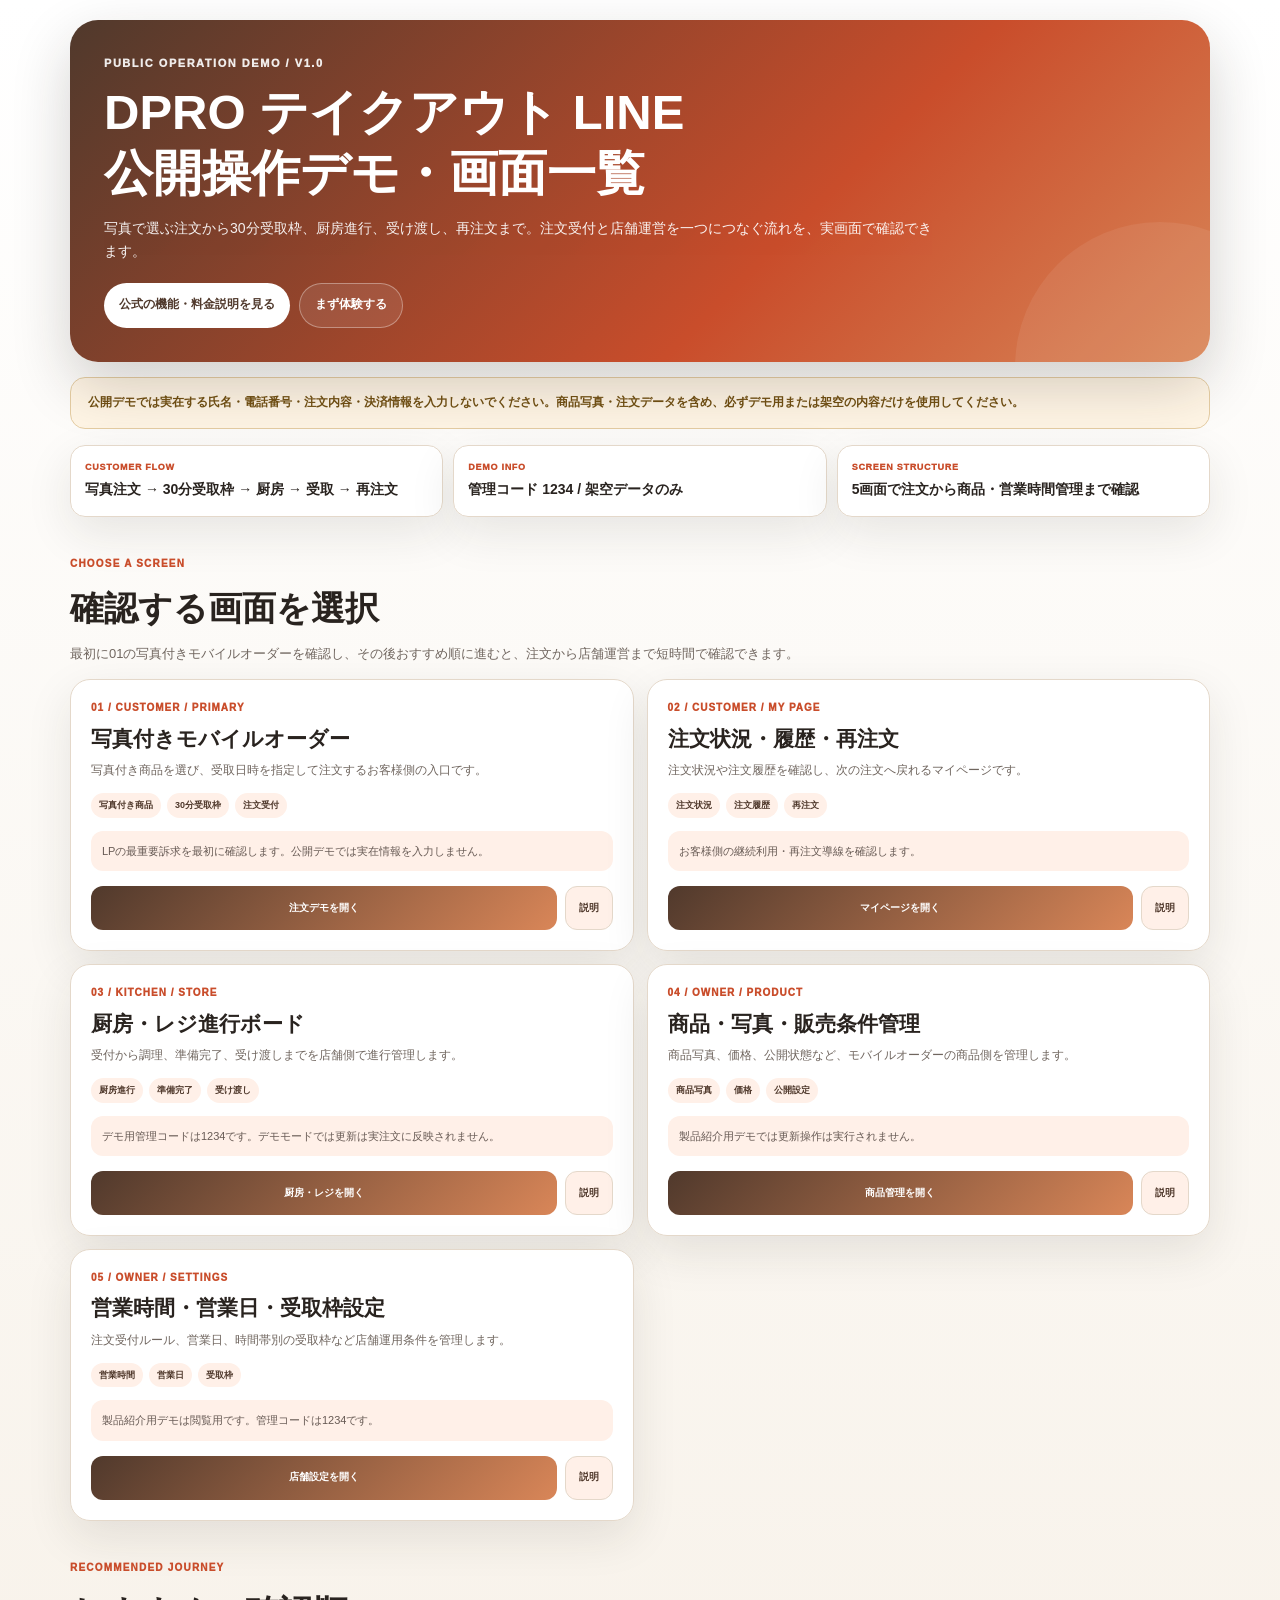
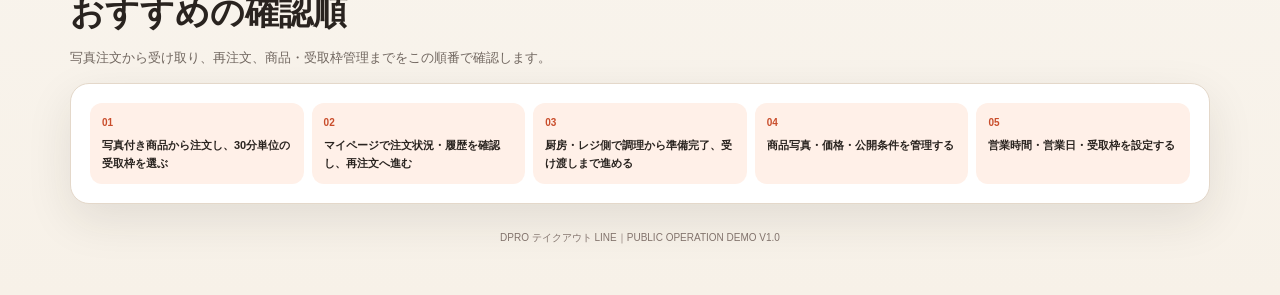
<file: demo-guide.html>
<!doctype html>
<!-- DPRO LIVE DEMO COMMON TEMPLATE V1.0 LOCK / CONFIGURABLE TEMPLATE -->
<html lang="ja">
<head>
<meta charset="utf-8">
<meta name="viewport" content="width=device-width,initial-scale=1,viewport-fit=cover">
<meta name="robots" content="noindex,nofollow,noarchive">
<title id="pageTitle">DPRO 公開操作デモ・画面一覧</title>
<style>
:root{
  --bg:#f7f1e8;--card:#fff;--ink:#29231f;--muted:#70665f;--line:#e4d8ca;
  --brand:#c94d2b;--deep:#50392c;--brand2:#d98658;--soft:#fff0e8;
  --shadow:0 16px 46px rgba(44,37,32,.10)
}
*{box-sizing:border-box}
html{background:var(--bg);scroll-behavior:smooth}
body{margin:0;min-height:100vh;color:var(--ink);font-family:-apple-system,BlinkMacSystemFont,"Segoe UI","Noto Sans JP","Yu Gothic UI",Meiryo,sans-serif;line-height:1.65;background:linear-gradient(180deg,#fff 0%,var(--bg) 100%)}
a{color:inherit}.page{width:min(1140px,calc(100% - 24px));margin:0 auto;padding:20px 0 48px}
.hero{position:relative;overflow:hidden;padding:34px;border-radius:28px;color:#fff;background:linear-gradient(135deg,var(--deep),var(--brand) 63%,var(--brand2));box-shadow:0 23px 58px rgba(35,30,27,.20)}
.hero:after{content:"";position:absolute;right:-95px;bottom:-150px;width:290px;height:290px;border-radius:50%;background:rgba(255,255,255,.07)}
.kicker{position:relative;z-index:1;font-size:11px;font-weight:1000;letter-spacing:.14em;opacity:.9}
.hero h1{position:relative;z-index:1;margin:10px 0 0;font-size:clamp(28px,5vw,49px);line-height:1.24}
.hero p{position:relative;z-index:1;max-width:830px;margin:13px 0 0;font-size:14px;opacity:.93}
.hero-actions{position:relative;z-index:1;display:flex;gap:9px;flex-wrap:wrap;margin-top:20px}
.button{min-height:45px;display:inline-flex;align-items:center;justify-content:center;padding:9px 15px;border-radius:999px;text-decoration:none;font-size:12px;font-weight:950}
.button-light{color:var(--deep);background:#fff}.button-ghost{color:#fff;border:1px solid rgba(255,255,255,.35);background:rgba(255,255,255,.09)}
.notice{margin-top:15px;padding:15px 17px;border:1px solid #e5cda3;border-radius:15px;background:#fff5e5;color:#725013;font-size:12px;font-weight:760}
.demo-info{margin-top:16px;display:grid;grid-template-columns:repeat(3,minmax(0,1fr));gap:10px}
.demo-info>div{padding:14px;border:1px solid var(--line);border-radius:15px;background:rgba(255,255,255,.96);box-shadow:var(--shadow)}
.demo-info small{display:block;color:var(--brand);font-size:9px;font-weight:1000;letter-spacing:.08em}.demo-info strong{display:block;margin-top:4px;font-size:14px}
.section-head{margin:32px 0 15px}.section-head small{color:var(--brand);font-size:10px;font-weight:1000;letter-spacing:.12em}.section-head h2{margin:5px 0 0;font-size:clamp(23px,4vw,34px)}.section-head p{max-width:840px;margin:7px 0 0;color:var(--muted);font-size:13px}
.grid{display:grid;grid-template-columns:repeat(2,minmax(0,1fr));gap:13px}
.card{min-width:0;padding:20px;border:1px solid var(--line);border-radius:20px;background:rgba(255,255,255,.98);box-shadow:var(--shadow)}
.card-number{color:var(--brand);font-size:10px;font-weight:1000;letter-spacing:.1em}.card h3{margin:7px 0 0;font-size:21px;line-height:1.4}.card p{margin:8px 0 0;color:var(--muted);font-size:12px}
.pills{display:flex;gap:6px;flex-wrap:wrap;margin-top:12px}.pills span{padding:5px 8px;border-radius:999px;background:var(--soft);color:var(--deep);font-size:9px;font-weight:900}
.card-note{margin-top:13px;padding:11px;border-radius:12px;background:var(--soft);color:#675a54;font-size:11px}.card-note b{color:var(--deep)}
.card-actions{display:grid;grid-template-columns:1fr auto;gap:8px;margin-top:15px}
.open,.official{min-height:44px;display:flex;align-items:center;justify-content:center;padding:9px 13px;border-radius:12px;text-decoration:none;font-size:10px;font-weight:950}
.open{color:#fff;background:linear-gradient(135deg,var(--deep),var(--brand2))}.official{color:var(--deep);border:1px solid var(--line);background:var(--soft)}
.flow{margin-top:14px;padding:19px;border:1px solid var(--line);border-radius:19px;background:#fff;box-shadow:var(--shadow)}
.flow-grid{display:grid;grid-template-columns:repeat(var(--flow-cols,5),minmax(0,1fr));gap:8px}
.flow-step{padding:12px;border-radius:12px;background:var(--soft)}.flow-step b{display:block;color:var(--brand);font-size:10px}.flow-step strong{display:block;margin-top:4px;font-size:11px}.flow-step.same{border:1px dashed #cdbfb6}
.footer{margin-top:26px;color:#82736c;font-size:10px;text-align:center}
@media(max-width:900px){.flow-grid{grid-template-columns:repeat(2,minmax(0,1fr))}}
@media(max-width:760px){.hero{padding:25px 20px}.demo-info,.grid,.flow-grid{grid-template-columns:1fr}}
@media(max-width:420px){.page{width:min(100% - 16px,1140px)}.card-actions{grid-template-columns:1fr}}
</style>
</head>
<body>
<main class="page">
<section class="hero">
  <div class="kicker">PUBLIC OPERATION DEMO / V1.0</div>
  <h1 id="heroTitle"></h1>
  <p id="heroCopy"></p>
  <div class="hero-actions">
    <a class="button button-light" id="officialLink">公式の機能・料金説明を見る</a>
    <a class="button button-ghost" id="primaryDemoLink">まず体験する</a>
  </div>
</section>

<div class="notice" id="notice"></div>

<section class="demo-info" id="quickInfo" aria-label="デモ利用情報"></section>

<div class="section-head">
  <small>CHOOSE A SCREEN</small>
  <h2>確認する画面を選択</h2>
  <p id="screenIntro"></p>
</div>

<section class="grid" id="screenGrid"></section>

<div class="section-head">
  <small>RECOMMENDED JOURNEY</small>
  <h2>おすすめの確認順</h2>
  <p id="journeyIntro"></p>
</div>
<section class="flow"><div class="flow-grid" id="flowGrid"></div></section>

<div class="footer" id="footer"></div>
</main>

<script>
/*
  DPRO LIVE DEMO COMMON TEMPLATE V1.0
  ------------------------------------------------------------
  変更してよいのは CONFIG の値とCSS変数のブランド色のみ。
  DOM骨格・セクション順・公開注意・CHOOSE A SCREEN・
  RECOMMENDED JOURNEYはCOMMON TEMPLATE V1.0 LOCK対象。
*/
const CONFIG = {
  "systemName": "DPRO テイクアウト LINE",
  "pageTitle": "DPRO テイクアウト LINE｜公開操作デモ・画面一覧",
  "heroCopy": "写真で選ぶ注文から30分受取枠、厨房進行、受け渡し、再注文まで。注文受付と店舗運営を一つにつなぐ流れを、実画面で確認できます。",
  "officialUrl": "https://dpromstk2000-lab.github.io/dpro-line-systems-site/lp-takeout.html",
  "primaryDemoUrl": "https://dpromstk2000-lab.github.io/dpro-takeout-line-liff/index.html?preview=1&v=takeout-18-check",
  "notice": "公開デモでは実在する氏名・電話番号・注文内容・決済情報を入力しないでください。商品写真・注文データを含め、必ずデモ用または架空の内容だけを使用してください。",
  "screenIntro": "最初に01の写真付きモバイルオーダーを確認し、その後おすすめ順に進むと、注文から店舗運営まで短時間で確認できます。",
  "journeyIntro": "写真注文から受け取り、再注文、商品・受取枠管理までをこの順番で確認します。",
  "adminCode": "1234",
  "quickInfo": [
    {
      "label": "CUSTOMER FLOW",
      "text": "写真注文 → 30分受取枠 → 厨房 → 受取 → 再注文"
    },
    {
      "label": "DEMO INFO",
      "text": "管理コード 1234 / 架空データのみ"
    },
    {
      "label": "SCREEN STRUCTURE",
      "text": "5画面で注文から商品・営業時間管理まで確認"
    }
  ],
  "screens": [
    {
      "step": "01 / CUSTOMER / PRIMARY",
      "title": "写真付きモバイルオーダー",
      "description": "写真付き商品を選び、受取日時を指定して注文するお客様側の入口です。",
      "tags": [
        "写真付き商品",
        "30分受取枠",
        "注文受付"
      ],
      "note": "LPの最重要訴求を最初に確認します。公開デモでは実在情報を入力しません。",
      "url": "https://dpromstk2000-lab.github.io/dpro-takeout-line-liff/index.html?preview=1&v=takeout-18-check",
      "cta": "注文デモを開く",
      "officialUrl": "https://dpromstk2000-lab.github.io/dpro-line-systems-site/lp-takeout.html"
    },
    {
      "step": "02 / CUSTOMER / MY PAGE",
      "title": "注文状況・履歴・再注文",
      "description": "注文状況や注文履歴を確認し、次の注文へ戻れるマイページです。",
      "tags": [
        "注文状況",
        "注文履歴",
        "再注文"
      ],
      "note": "お客様側の継続利用・再注文導線を確認します。",
      "url": "https://dpromstk2000-lab.github.io/dpro-takeout-line-liff/member.html",
      "cta": "マイページを開く",
      "officialUrl": "https://dpromstk2000-lab.github.io/dpro-line-systems-site/lp-takeout.html"
    },
    {
      "step": "03 / KITCHEN / STORE",
      "title": "厨房・レジ進行ボード",
      "description": "受付から調理、準備完了、受け渡しまでを店舗側で進行管理します。",
      "tags": [
        "厨房進行",
        "準備完了",
        "受け渡し"
      ],
      "note": "デモ用管理コードは1234です。デモモードでは更新は実注文に反映されません。",
      "url": "https://dpromstk2000-lab.github.io/dpro-takeout-line-liff/owner-ipad.html?preview=1",
      "cta": "厨房・レジを開く",
      "officialUrl": "https://dpromstk2000-lab.github.io/dpro-line-systems-site/lp-takeout.html"
    },
    {
      "step": "04 / OWNER / PRODUCT",
      "title": "商品・写真・販売条件管理",
      "description": "商品写真、価格、公開状態など、モバイルオーダーの商品側を管理します。",
      "tags": [
        "商品写真",
        "価格",
        "公開設定"
      ],
      "note": "製品紹介用デモでは更新操作は実行されません。",
      "url": "https://dpromstk2000-lab.github.io/dpro-takeout-line-liff/owner-products.html?preview=1",
      "cta": "商品管理を開く",
      "officialUrl": "https://dpromstk2000-lab.github.io/dpro-line-systems-site/lp-takeout.html"
    },
    {
      "step": "05 / OWNER / SETTINGS",
      "title": "営業時間・営業日・受取枠設定",
      "description": "注文受付ルール、営業日、時間帯別の受取枠など店舗運用条件を管理します。",
      "tags": [
        "営業時間",
        "営業日",
        "受取枠"
      ],
      "note": "製品紹介用デモは閲覧用です。管理コードは1234です。",
      "url": "https://dpromstk2000-lab.github.io/dpro-takeout-line-liff/owner-settings.html?embed_demo=1",
      "cta": "店舗設定を開く",
      "officialUrl": "https://dpromstk2000-lab.github.io/dpro-line-systems-site/lp-takeout.html"
    }
  ],
  "journey": [
    {
      "step": "01",
      "text": "写真付き商品から注文し、30分単位の受取枠を選ぶ"
    },
    {
      "step": "02",
      "text": "マイページで注文状況・履歴を確認し、再注文へ進む"
    },
    {
      "step": "03",
      "text": "厨房・レジ側で調理から準備完了、受け渡しまで進める"
    },
    {
      "step": "04",
      "text": "商品写真・価格・公開条件を管理する"
    },
    {
      "step": "05",
      "text": "営業時間・営業日・受取枠を設定する"
    }
  ]
};

document.documentElement.style.setProperty("--flow-cols", String(Math.min(CONFIG.journey.length, 7)));
document.title = CONFIG.pageTitle;
document.getElementById("heroTitle").innerHTML = `${CONFIG.systemName}<br>公開操作デモ・画面一覧`;
document.getElementById("heroCopy").textContent = CONFIG.heroCopy;
document.getElementById("officialLink").href = CONFIG.officialUrl;
document.getElementById("primaryDemoLink").href = CONFIG.primaryDemoUrl;
document.getElementById("notice").textContent = CONFIG.notice;
document.getElementById("screenIntro").textContent = CONFIG.screenIntro;
document.getElementById("journeyIntro").textContent = CONFIG.journeyIntro;
document.getElementById("footer").textContent = `${CONFIG.systemName}｜PUBLIC OPERATION DEMO V1.0`;

document.getElementById("quickInfo").innerHTML = CONFIG.quickInfo.map(x =>
  `<div><small>${x.label}</small><strong>${x.text}</strong></div>`
).join("");

document.getElementById("screenGrid").innerHTML = CONFIG.screens.map(x => `
  <article class="card">
    <div class="card-number">${x.step}</div>
    <h3>${x.title}</h3>
    <p>${x.description}</p>
    <div class="pills">${x.tags.map(t => `<span>${t}</span>`).join("")}</div>
    <div class="card-note">${x.note}</div>
    <div class="card-actions">
      <a class="open" href="${x.url}">${x.cta}</a>
      <a class="official" href="${x.officialUrl}">説明</a>
    </div>
  </article>
`).join("");

document.getElementById("flowGrid").innerHTML = CONFIG.journey.map(x => `
  <div class="flow-step${x.sameScreen ? " same" : ""}">
    <b>${x.step}${x.sameScreen ? " / SAME SCREEN" : ""}</b>
    <strong>${x.text}</strong>
  </div>
`).join("");
</script>
</body>
</html>
</file>
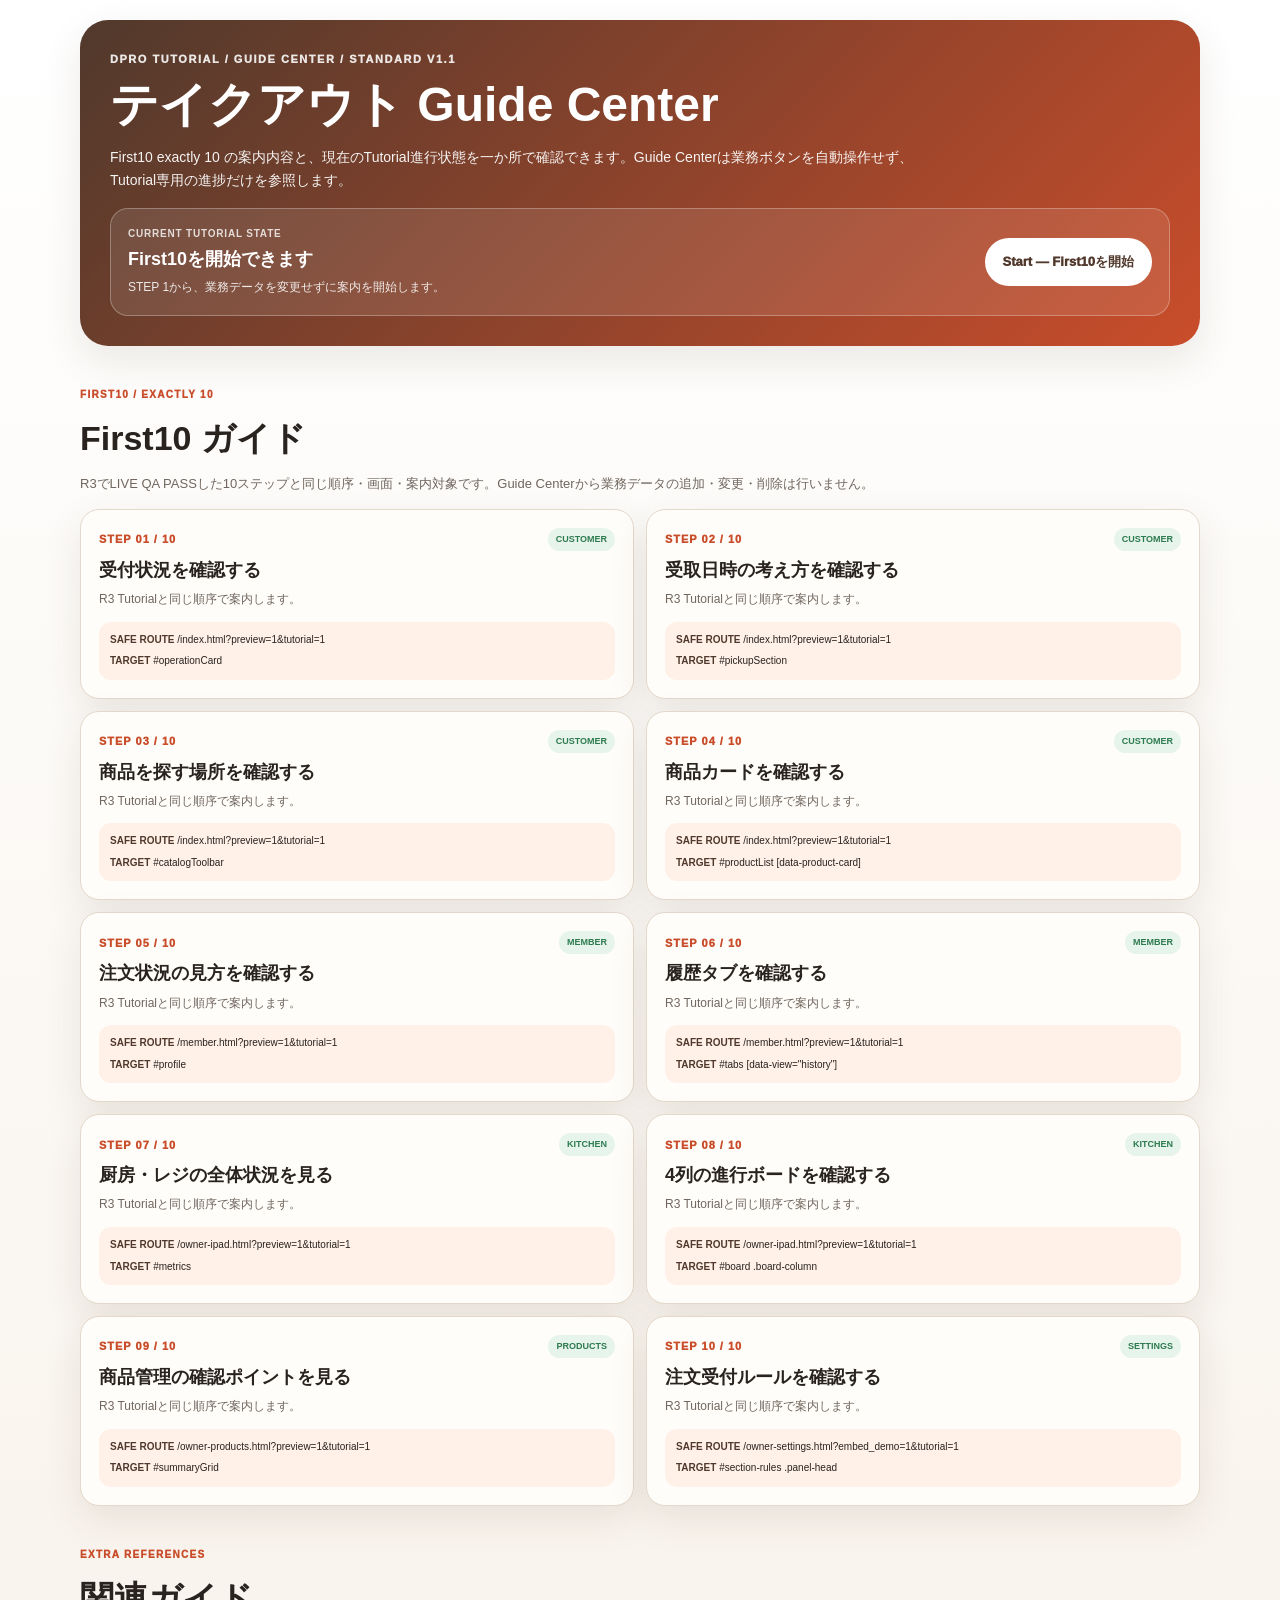
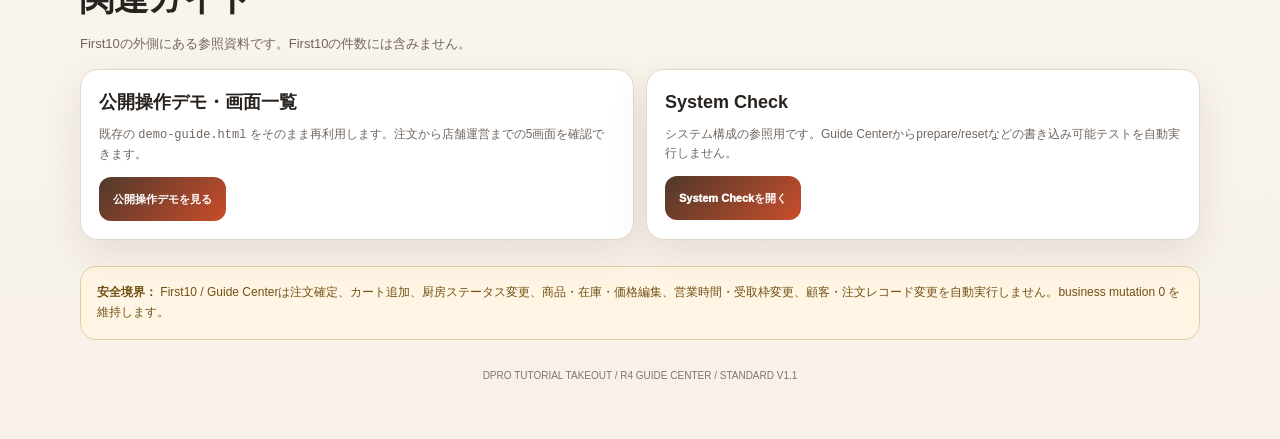
<file: guide-center.html>
<!doctype html>
<html lang="ja">
<head>
<meta charset="utf-8">
<meta name="viewport" content="width=device-width,initial-scale=1,viewport-fit=cover">
<meta name="robots" content="noindex,nofollow,noarchive">
<title>DPRO テイクアウト｜Tutorial Guide Center</title>
<style>
:root{--bg:#f7f1e8;--card:#fffdf9;--ink:#29231f;--muted:#70665f;--line:#e4d8ca;--brand:#c94d2b;--deep:#50392c;--soft:#fff0e8;--green:#2f7b50;--green-soft:#e7f4ec;--shadow:0 14px 38px rgba(72,47,30,.10)}
*{box-sizing:border-box}html{background:var(--bg);scroll-behavior:smooth}body{margin:0;min-height:100vh;color:var(--ink);font-family:-apple-system,BlinkMacSystemFont,"Segoe UI","Noto Sans JP","Yu Gothic UI",Meiryo,sans-serif;line-height:1.65;background:linear-gradient(180deg,#fff 0%,var(--bg) 100%)}a{color:inherit}button,a{font:inherit}.wrap{width:min(1120px,calc(100% - 24px));margin:0 auto;padding:20px 0 56px}.hero{padding:30px;border-radius:28px;color:#fff;background:linear-gradient(135deg,var(--deep),var(--brand));box-shadow:var(--shadow)}.eyebrow{font-size:11px;font-weight:950;letter-spacing:.14em;opacity:.88}.hero h1{margin:8px 0 0;font-size:clamp(28px,5vw,48px);line-height:1.2}.hero p{max-width:820px;margin:12px 0 0;font-size:14px;opacity:.94}.state-panel{display:grid;grid-template-columns:minmax(0,1fr) auto;gap:14px;align-items:center;margin-top:16px;padding:17px;border:1px solid rgba(255,255,255,.28);border-radius:18px;background:rgba(255,255,255,.10)}.state-copy{min-width:0}.state-copy small{display:block;font-size:10px;font-weight:900;letter-spacing:.08em;opacity:.8}.state-copy strong{display:block;margin-top:3px;font-size:18px}.state-copy span{display:block;margin-top:3px;font-size:12px;opacity:.88}.primary-action{min-height:48px;display:inline-flex;align-items:center;justify-content:center;padding:10px 18px;border-radius:999px;color:var(--deep);background:#fff;text-decoration:none;font-size:13px;font-weight:950;white-space:nowrap}.primary-action:focus-visible,.guide-link:focus-visible{outline:4px solid #ffd7bd;outline-offset:3px}.section-head{margin:34px 0 14px}.section-head small{color:var(--brand);font-size:10px;font-weight:950;letter-spacing:.13em}.section-head h2{margin:4px 0 0;font-size:clamp(23px,4vw,34px)}.section-head p{max-width:860px;margin:7px 0 0;color:var(--muted);font-size:13px}.first10-grid{display:grid;grid-template-columns:repeat(2,minmax(0,1fr));gap:12px}.first10-card{min-width:0;padding:18px;border:1px solid var(--line);border-radius:19px;background:var(--card);box-shadow:var(--shadow)}.step-row{display:flex;align-items:center;justify-content:space-between;gap:10px}.step-num{color:var(--brand);font-size:11px;font-weight:950;letter-spacing:.09em}.screen-pill{padding:4px 8px;border-radius:999px;color:var(--green);background:var(--green-soft);font-size:9px;font-weight:900}.first10-card h3{margin:7px 0 0;font-size:18px;line-height:1.4}.first10-card p{margin:7px 0 0;color:var(--muted);font-size:12px}.meta{display:grid;gap:5px;margin-top:12px;padding:10px 11px;border-radius:12px;background:var(--soft);font-size:10px;overflow-wrap:anywhere;word-break:break-word}.meta b{color:var(--deep)}.extra-grid{display:grid;grid-template-columns:repeat(2,minmax(0,1fr));gap:12px}.extra-card{min-width:0;padding:18px;border:1px solid var(--line);border-radius:18px;background:#fff;box-shadow:var(--shadow)}.extra-card h3{margin:0;font-size:18px}.extra-card p{margin:7px 0 0;color:var(--muted);font-size:12px}.guide-link{min-height:44px;display:inline-flex;align-items:center;justify-content:center;margin-top:12px;padding:9px 14px;border-radius:12px;color:#fff;background:linear-gradient(135deg,var(--deep),var(--brand));text-decoration:none;font-size:11px;font-weight:950}.safety{margin-top:26px;padding:16px;border:1px solid #e5cda3;border-radius:16px;background:#fff5e5;color:#725013;font-size:12px}.footer{margin-top:28px;color:#81736d;font-size:10px;text-align:center}@media(max-width:760px){.hero{padding:24px 20px}.state-panel{grid-template-columns:1fr}.primary-action{width:100%}.first10-grid,.extra-grid{grid-template-columns:1fr}}@media(max-width:390px){.wrap{width:calc(100% - 16px)}.hero{border-radius:22px}.first10-card,.extra-card{padding:15px}.meta{font-size:9px}} 
</style>
</head>
<body>
<main class="wrap" data-guide-version="TAKEOUT-GUIDE-CENTER-R4-V1.0-20260829">
<section class="hero" aria-labelledby="guideTitle">
  <div class="eyebrow">DPRO TUTORIAL / GUIDE CENTER / STANDARD V1.1</div>
  <h1 id="guideTitle">テイクアウト Guide Center</h1>
  <p>First10 exactly 10 の案内内容と、現在のTutorial進行状態を一か所で確認できます。Guide Centerは業務ボタンを自動操作せず、Tutorial専用の進捗だけを参照します。</p>
  <div class="state-panel" aria-live="polite">
    <div class="state-copy">
      <small>CURRENT TUTORIAL STATE</small>
      <strong id="guideStateTitle">状態を確認中</strong>
      <span id="guideStateDetail">Tutorial進捗を読み込んでいます。</span>
    </div>
    <a id="guidePrimaryAction" class="primary-action" href="./index.html?preview=1&tutorial=1" data-mode="start">Start — First10を開始</a>
  </div>
</section>

<div class="section-head">
  <small>FIRST10 / EXACTLY 10</small>
  <h2>First10 ガイド</h2>
  <p>R3でLIVE QA PASSした10ステップと同じ順序・画面・案内対象です。Guide Centerから業務データの追加・変更・削除は行いません。</p>
</div>
<section id="first10Grid" class="first10-grid" aria-label="First10ガイド一覧"></section>

<div class="section-head">
  <small>EXTRA REFERENCES</small>
  <h2>関連ガイド</h2>
  <p>First10の外側にある参照資料です。First10の件数には含みません。</p>
</div>
<section class="extra-grid" aria-label="関連ガイド">
  <article class="extra-card">
    <h3>公開操作デモ・画面一覧</h3>
    <p>既存の <code>demo-guide.html</code> をそのまま再利用します。注文から店舗運営までの5画面を確認できます。</p>
    <a class="guide-link" href="./demo-guide.html">公開操作デモを見る</a>
  </article>
  <article class="extra-card">
    <h3>System Check</h3>
    <p>システム構成の参照用です。Guide Centerからprepare/resetなどの書き込み可能テストを自動実行しません。</p>
    <a class="guide-link" href="./system-check.html?preview=1">System Checkを開く</a>
  </article>
</section>

<div class="safety"><b>安全境界：</b> First10 / Guide Centerは注文確定、カート追加、厨房ステータス変更、商品・在庫・価格編集、営業時間・受取枠変更、顧客・注文レコード変更を自動実行しません。business mutation 0 を維持します。</div>
<div class="footer">DPRO TUTORIAL TAKEOUT / R4 GUIDE CENTER / STANDARD V1.1</div>
</main>
<script>
(()=>{"use strict";
const VERSION="TAKEOUT-GUIDE-CENTER-R4-V1.0-20260829";
const NS="dpro_tutorial_takeout_v1_1";
const steps=[
{id:"TAKEOUT-FIRST10-01",n:1,title:"受付状況を確認する",screen:"CUSTOMER",path:"/index.html",query:"preview=1",target:"#operationCard"},
{id:"TAKEOUT-FIRST10-02",n:2,title:"受取日時の考え方を確認する",screen:"CUSTOMER",path:"/index.html",query:"preview=1",target:"#pickupSection"},
{id:"TAKEOUT-FIRST10-03",n:3,title:"商品を探す場所を確認する",screen:"CUSTOMER",path:"/index.html",query:"preview=1",target:"#catalogToolbar"},
{id:"TAKEOUT-FIRST10-04",n:4,title:"商品カードを確認する",screen:"CUSTOMER",path:"/index.html",query:"preview=1",target:"#productList [data-product-card]"},
{id:"TAKEOUT-FIRST10-05",n:5,title:"注文状況の見方を確認する",screen:"MEMBER",path:"/member.html",query:"preview=1",target:"#profile"},
{id:"TAKEOUT-FIRST10-06",n:6,title:"履歴タブを確認する",screen:"MEMBER",path:"/member.html",query:"preview=1",target:'#tabs [data-view="history"]'},
{id:"TAKEOUT-FIRST10-07",n:7,title:"厨房・レジの全体状況を見る",screen:"KITCHEN",path:"/owner-ipad.html",query:"preview=1",target:"#metrics"},
{id:"TAKEOUT-FIRST10-08",n:8,title:"4列の進行ボードを確認する",screen:"KITCHEN",path:"/owner-ipad.html",query:"preview=1",target:"#board .board-column"},
{id:"TAKEOUT-FIRST10-09",n:9,title:"商品管理の確認ポイントを見る",screen:"PRODUCTS",path:"/owner-products.html",query:"preview=1",target:"#summaryGrid"},
{id:"TAKEOUT-FIRST10-10",n:10,title:"注文受付ルールを確認する",screen:"SETTINGS",path:"/owner-settings.html",query:"embed_demo=1",target:"#section-rules .panel-head"}
];
const grid=document.getElementById("first10Grid");
const stateTitle=document.getElementById("guideStateTitle");
const stateDetail=document.getElementById("guideStateDetail");
const action=document.getElementById("guidePrimaryAction");
function readState(){try{return JSON.parse(localStorage.getItem(NS)||"null")||{step:0,state:"new",position:null};}catch{return{step:0,state:"new",position:null};}}
function safeUrl(step){const base=new URL(".",location.href);const raw=String(step.path||"");const relativePath=raw.startsWith("/")?raw.slice(1):raw;const u=new URL(relativePath,base);new URLSearchParams(step.query).forEach((v,k)=>u.searchParams.set(k,v));u.searchParams.set("tutorial","1");return u.toString();}
function resetState(){localStorage.setItem(NS,JSON.stringify({step:0,state:"new",position:null}));}
function actionModel(){const s=readState();const i=Math.max(0,Math.min(steps.length-1,Number(s.step)||0));if(s.state==="active")return{mode:"resume",label:`Resume — STEP ${i+1} / ${steps.length}`,title:"途中から再開できます",detail:`STEP ${i+1}「${steps[i].title}」から安全なデモ経路で再開します。`,href:safeUrl(steps[i])};if(s.state==="complete"||s.state==="skipped")return{mode:"replay",label:"Replay — STEP 1から再確認",title:s.state==="complete"?"First10 完了済み":"First10 スキップ済み",detail:"Replayを選ぶとTutorial専用進捗だけをSTEP 1へ戻します。",href:safeUrl(steps[0])};return{mode:"start",label:"Start — First10を開始",title:"First10を開始できます",detail:"STEP 1から、業務データを変更せずに案内を開始します。",href:safeUrl(steps[0])};}
function renderState(){const m=actionModel();stateTitle.textContent=m.title;stateDetail.textContent=m.detail;action.textContent=m.label;action.href=m.href;action.dataset.mode=m.mode;}
grid.innerHTML=steps.map(s=>`<article class="first10-card" data-step="${s.n}" data-route="${s.path}?${s.query}" data-target="${s.target.replace(/"/g,"&quot;")}"><div class="step-row"><span class="step-num">STEP ${String(s.n).padStart(2,"0")} / 10</span><span class="screen-pill">${s.screen}</span></div><h3>${s.title}</h3><p>R3 Tutorialと同じ順序で案内します。</p><div class="meta"><div><b>SAFE ROUTE</b> ${s.path}?${s.query}&amp;tutorial=1</div><div><b>TARGET</b> ${s.target.replace(/</g,"&lt;")}</div></div></article>`).join("");
action.addEventListener("click",()=>{if(action.dataset.mode==="replay")resetState();});
addEventListener("pageshow",renderState);addEventListener("storage",e=>{if(e.key===NS)renderState();});renderState();
window.DPRO_TAKEOUT_GUIDE_CENTER={version:VERSION,namespace:NS,first10Count:steps.length,getState:readState,getAction:actionModel,steps:steps.map(x=>({...x})),refresh:renderState,reset:()=>{resetState();renderState();}};
})();
</script>
</body>
</html>
</file>
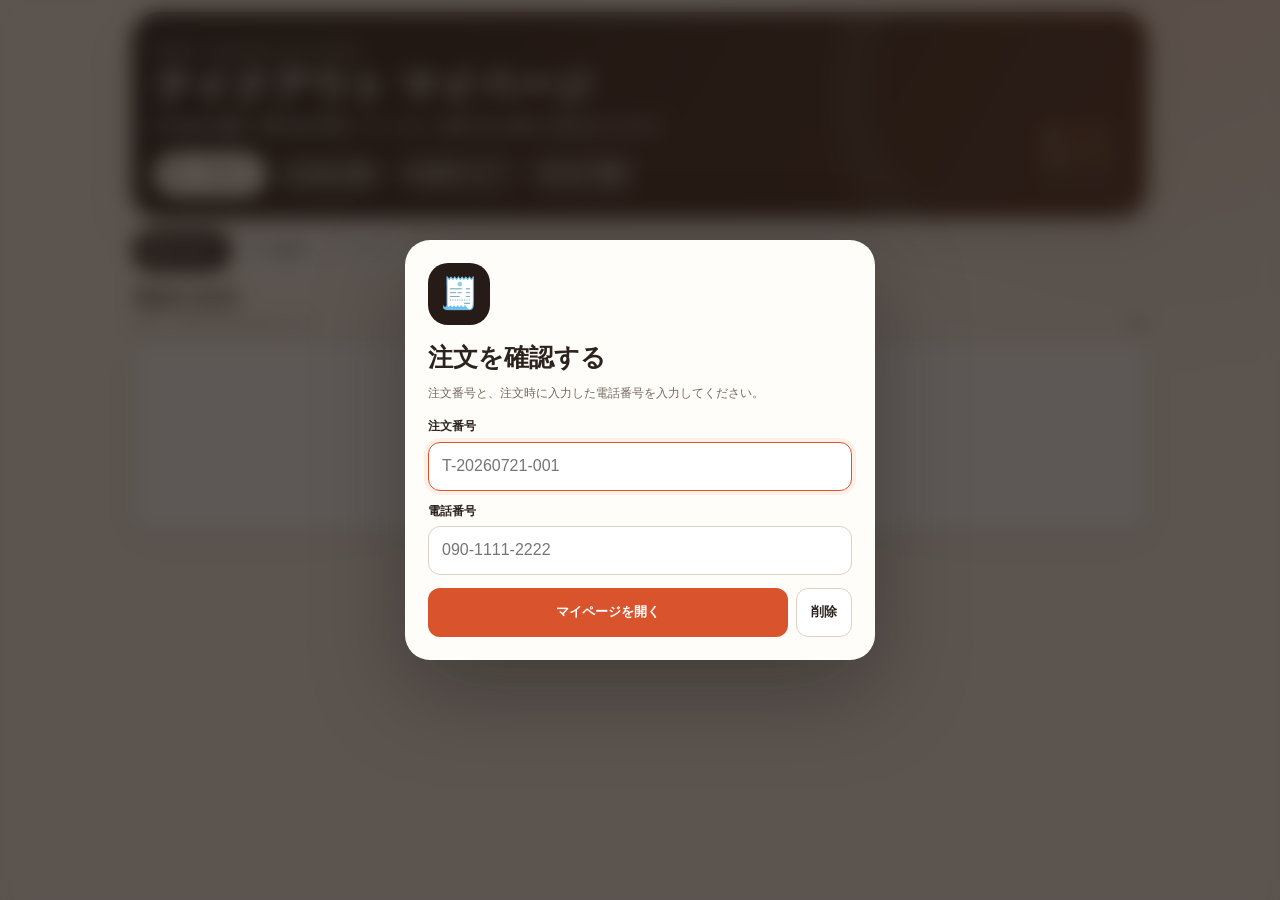
<file: member.html>
<!doctype html>
<html lang="ja">
<head>
  <meta charset="utf-8">
  <meta name="viewport" content="width=device-width, initial-scale=1, viewport-fit=cover">
  <meta name="theme-color" content="#2a1d17">
  <meta name="description" content="DPROテイクアウト 注文状況・注文履歴・再注文マイページ">
  <title>DPRO テイクアウト マイページ</title>
  <style>
    :root {
      --bg: #f6efe8;
      --card: #fffdf9;
      --ink: #2c231e;
      --sub: #74685f;
      --line: #dfd2c5;
      --dark: #261b16;
      --dark-soft: #4a3024;
      --accent: #d9542d;
      --accent-dark: #a83a1d;
      --accent-soft: #fff0e7;
      --blue: #2f72a5;
      --blue-soft: #eaf4fb;
      --green: #277c50;
      --green-soft: #e7f5ec;
      --amber: #a46608;
      --amber-soft: #fff3d5;
      --red: #b84038;
      --red-soft: #fff0ee;
      --gray: #717773;
      --gray-soft: #eff0ee;
      --shadow-sm: 0 7px 18px rgba(55, 37, 27, .07);
      --shadow: 0 16px 42px rgba(55, 37, 27, .14);
      --radius: 20px;
      --radius-lg: 28px;
    }

    * { box-sizing: border-box; }
    html, body { margin: 0; min-height: 100%; }
    body {
      color: var(--ink);
      background:
        radial-gradient(circle at 90% -8%, rgba(218, 119, 75, .18), transparent 30%),
        var(--bg);
      font-family:
        -apple-system, BlinkMacSystemFont, "Segoe UI",
        "Hiragino Kaku Gothic ProN", "Yu Gothic", Meiryo, sans-serif;
      font-size: 16px;
      line-height: 1.55;
      -webkit-font-smoothing: antialiased;
      -webkit-tap-highlight-color: transparent;
    }

    button, input, select, textarea { font: inherit; }
    button { cursor: pointer; touch-action: manipulation; }
    button:disabled { cursor: not-allowed; opacity: .52; }
    [hidden] { display: none !important; }

    .demo-banner {
      position: sticky;
      z-index: 500;
      top: 0;
      display: none;
      padding: 9px 14px;
      color: #8e351c;
      background: #fff1e9;
      border-bottom: 1px solid #efb69e;
      text-align: center;
      font-size: 12px;
      font-weight: 900;
    }
    .demo-banner.show { display: block; }

    .app {
      width: min(1040px, 100%);
      margin: 0 auto;
      padding: 12px 12px calc(32px + env(safe-area-inset-bottom));
    }

    .hero {
      position: relative;
      overflow: hidden;
      padding: 22px;
      color: #fff;
      background:
        linear-gradient(120deg, rgba(29, 20, 16, .99), rgba(79, 42, 27, .95)),
        var(--dark);
      border-radius: var(--radius-lg);
      box-shadow: var(--shadow);
      isolation: isolate;
    }
    .hero::before {
      content: "";
      position: absolute;
      z-index: -1;
      right: -66px;
      top: -112px;
      width: 300px;
      height: 300px;
      border: 42px solid rgba(255, 255, 255, .06);
      border-radius: 999px;
    }
    .hero::after {
      content: "🍱";
      position: absolute;
      right: 27px;
      bottom: 9px;
      font-size: 72px;
      opacity: .17;
      transform: rotate(-4deg);
    }
    .eyebrow {
      margin: 0;
      color: #eba483;
      font-size: 10px;
      font-weight: 950;
      letter-spacing: .16em;
    }
    .hero h1 {
      position: relative;
      z-index: 2;
      margin: 3px 0 0;
      font-size: clamp(25px, 5vw, 38px);
      line-height: 1.2;
    }
    .hero p {
      position: relative;
      z-index: 2;
      max-width: 670px;
      margin: 7px 0 0;
      color: rgba(255,255,255,.76);
      font-size: 13px;
      font-weight: 800;
    }
    .hero-actions {
      position: relative;
      z-index: 2;
      display: flex;
      flex-wrap: wrap;
      gap: 8px;
      margin-top: 16px;
    }
    .hero-button {
      min-height: 43px;
      padding: 9px 13px;
      color: #fff;
      background: rgba(255,255,255,.10);
      border: 1px solid rgba(255,255,255,.24);
      border-radius: 999px;
      font-size: 12px;
      font-weight: 900;
    }
    .hero-button.primary {
      color: #302019;
      background: #fff8f1;
      border-color: #fff8f1;
    }

    .profile {
      display: grid;
      grid-template-columns: minmax(0,1fr) repeat(3, auto);
      align-items: center;
      gap: 14px;
      margin-top: 11px;
      padding: 15px;
      background: var(--card);
      border: 1px solid var(--line);
      border-radius: var(--radius);
      box-shadow: var(--shadow-sm);
    }
    .profile-name {
      font-size: 21px;
      font-weight: 950;
      line-height: 1.25;
    }
    .profile-sub {
      margin-top: 3px;
      color: var(--sub);
      font-size: 11px;
      font-weight: 800;
    }
    .profile-stat {
      min-width: 92px;
      padding-left: 14px;
      border-left: 1px solid var(--line);
      text-align: right;
    }
    .profile-stat span {
      display: block;
      color: var(--sub);
      font-size: 9px;
      font-weight: 900;
    }
    .profile-stat strong {
      display: block;
      margin-top: 2px;
      font-size: 23px;
      line-height: 1.1;
    }

    .quick-panel {
      display: grid;
      grid-template-columns: minmax(0,1.2fr) minmax(250px,.8fr);
      gap: 10px;
      margin-top: 10px;
    }
    .quick-card {
      padding: 14px;
      background: var(--card);
      border: 1px solid var(--line);
      border-radius: 18px;
      box-shadow: var(--shadow-sm);
    }
    .quick-card h2 {
      margin: 0;
      font-size: 18px;
    }
    .quick-card p {
      margin: 4px 0 0;
      color: var(--sub);
      font-size: 11px;
    }
    .latest-order {
      display: grid;
      grid-template-columns: auto minmax(0,1fr) auto;
      align-items: center;
      gap: 11px;
      margin-top: 11px;
      padding: 11px;
      background: #fff8f3;
      border: 1px solid var(--line);
      border-radius: 13px;
    }
    .latest-icon {
      display: grid;
      place-items: center;
      width: 48px;
      height: 48px;
      background: var(--accent-soft);
      border-radius: 14px;
      font-size: 25px;
    }
    .latest-order strong {
      display: block;
      font-size: 14px;
    }
    .latest-order small {
      display: block;
      margin-top: 2px;
      color: var(--sub);
      font-size: 9px;
    }
    .quick-primary {
      min-height: 44px;
      padding: 9px 12px;
      color: #fff;
      background: var(--accent);
      border: 0;
      border-radius: 11px;
      font-size: 12px;
      font-weight: 950;
      white-space: nowrap;
    }
    .recent-products {
      display: flex;
      flex-wrap: wrap;
      gap: 6px;
      margin-top: 11px;
    }
    .recent-chip {
      display: inline-flex;
      min-height: 34px;
      align-items: center;
      padding: 6px 9px;
      color: #5d4c43;
      background: #f4ece5;
      border: 1px solid var(--line);
      border-radius: 999px;
      font-size: 10px;
      font-weight: 900;
    }

    .tabs {
      display: flex;
      gap: 7px;
      overflow-x: auto;
      margin: 12px 0 10px;
      scrollbar-width: none;
    }
    .tabs::-webkit-scrollbar { display: none; }
    .tab {
      flex: none;
      min-height: 42px;
      padding: 8px 14px;
      color: var(--sub);
      background: #fff;
      border: 1px solid var(--line);
      border-radius: 999px;
      font-size: 12px;
      font-weight: 900;
      white-space: nowrap;
    }
    .tab.active {
      color: #fff;
      background: var(--dark);
      border-color: var(--dark);
    }

    .section-head {
      display: flex;
      align-items: end;
      justify-content: space-between;
      gap: 12px;
      margin: 0 2px 9px;
    }
    .section-head h2 {
      margin: 0;
      font-size: 21px;
    }
    .section-head p {
      margin: 2px 0 0;
      color: var(--sub);
      font-size: 11px;
    }
    .visible-count {
      color: var(--sub);
      font-size: 11px;
      font-weight: 900;
    }

    .orders { display: grid; gap: 11px; }

    .order {
      position: relative;
      overflow: hidden;
      padding: 15px;
      background: var(--card);
      border: 1px solid var(--line);
      border-left: 7px solid var(--gray);
      border-radius: var(--radius);
      box-shadow: var(--shadow-sm);
    }
    .order[data-status="received"],
    .order[data-status="confirmed"] { border-left-color: var(--blue); }
    .order[data-status="cooking_wait"],
    .order[data-status="cooking"] { border-left-color: #d58322; }
    .order[data-status="ready"] { border-left-color: var(--green); }
    .order[data-status="cancelled"],
    .order[data-status="no_show"],
    .order[data-status="picked_up"] { opacity: .82; }

    .order-top {
      display: grid;
      grid-template-columns: minmax(0,1fr) auto;
      align-items: start;
      gap: 12px;
    }
    .order-number {
      color: var(--sub);
      font-size: 10px;
      font-weight: 900;
      word-break: break-all;
    }
    .pickup {
      margin-top: 2px;
      font-size: 18px;
      font-weight: 950;
      line-height: 1.3;
    }
    .badge {
      display: inline-flex;
      min-height: 28px;
      align-items: center;
      padding: 5px 9px;
      border-radius: 999px;
      font-size: 10px;
      font-weight: 950;
      white-space: nowrap;
    }
    .badge.received, .badge.confirmed {
      color: #225f8e;
      background: var(--blue-soft);
    }
    .badge.cooking_wait, .badge.cooking {
      color: #87570b;
      background: var(--amber-soft);
    }
    .badge.ready {
      color: #17623e;
      background: var(--green-soft);
    }
    .badge.picked_up {
      color: #58615d;
      background: var(--gray-soft);
    }
    .badge.cancelled, .badge.no_show, .badge.contact_required {
      color: #9b332d;
      background: var(--red-soft);
    }

    .status-guide {
      margin-top: 13px;
      padding: 12px;
      background: #faf6f2;
      border: 1px solid var(--line);
      border-radius: 14px;
    }
    .progress {
      position: relative;
      display: grid;
      grid-template-columns: repeat(5, minmax(0,1fr));
      gap: 5px;
    }
    .progress::before {
      content: "";
      position: absolute;
      z-index: 0;
      left: 9%;
      right: 9%;
      top: 17px;
      height: 3px;
      background: #ddd3cb;
      border-radius: 999px;
    }
    .progress-step {
      position: relative;
      z-index: 1;
      text-align: center;
    }
    .progress-dot {
      display: grid;
      place-items: center;
      width: 35px;
      height: 35px;
      margin: 0 auto;
      color: #8d827a;
      background: #eee8e3;
      border: 3px solid #faf6f2;
      border-radius: 999px;
      font-size: 11px;
      font-weight: 950;
    }
    .progress-step.done .progress-dot {
      color: #fff;
      background: var(--green);
    }
    .progress-step.current .progress-dot {
      color: #fff;
      background: var(--accent);
      box-shadow: 0 0 0 4px var(--accent-soft);
    }
    .progress-step span {
      display: block;
      margin-top: 5px;
      color: var(--sub);
      font-size: 8px;
      font-weight: 900;
    }
    .progress-step.current span {
      color: var(--accent-dark);
    }
    .status-message {
      margin-top: 10px;
      color: #55463d;
      font-size: 11px;
      font-weight: 850;
      text-align: center;
    }

    .items {
      display: grid;
      gap: 7px;
      margin-top: 12px;
    }
    .item {
      display: grid;
      grid-template-columns: minmax(0,1fr) auto;
      gap: 10px;
      padding-bottom: 7px;
      border-bottom: 1px dashed var(--line);
    }
    .item:last-child {
      padding-bottom: 0;
      border-bottom: 0;
    }
    .item-name {
      font-size: 13px;
      font-weight: 950;
    }
    .option {
      color: var(--sub);
      font-size: 10px;
    }
    .item-price {
      font-size: 12px;
      font-weight: 900;
    }
    .note {
      margin-top: 9px;
      padding: 9px 10px;
      color: #724c10;
      background: var(--amber-soft);
      border-radius: 11px;
      font-size: 11px;
    }

    .order-bottom {
      display: grid;
      grid-template-columns: auto minmax(0,1fr);
      align-items: center;
      gap: 12px;
      margin-top: 11px;
      padding-top: 10px;
      border-top: 1px solid var(--line);
    }
    .total {
      font-size: 21px;
      font-weight: 950;
    }
    .actions {
      display: flex;
      justify-content: flex-end;
      flex-wrap: wrap;
      gap: 7px;
    }
    .button {
      min-height: 42px;
      padding: 8px 11px;
      color: var(--ink);
      background: #fff;
      border: 1px solid var(--line);
      border-radius: 11px;
      font-size: 11px;
      font-weight: 900;
    }
    .button.primary {
      color: #fff;
      background: var(--accent);
      border-color: var(--accent);
    }
    .button.green {
      color: #fff;
      background: var(--green);
      border-color: var(--green);
    }
    .button.danger {
      color: var(--red);
      background: var(--red-soft);
      border-color: #ecc0bc;
    }

    .empty, .loading {
      min-height: 190px;
      display: grid;
      place-items: center;
      padding: 24px;
      color: var(--sub);
      background: #fff;
      border: 1px solid var(--line);
      border-radius: var(--radius);
      text-align: center;
      font-size: 13px;
      font-weight: 900;
      box-shadow: var(--shadow-sm);
    }
    .spinner {
      width: 31px;
      height: 31px;
      margin: 0 auto 9px;
      border: 3px solid #ead8cd;
      border-top-color: var(--accent);
      border-radius: 999px;
      animation: spin .8s linear infinite;
    }
    @keyframes spin { to { transform: rotate(360deg); } }

    .login {
      position: fixed;
      z-index: 600;
      inset: 0;
      display: grid;
      place-items: center;
      padding: 18px;
      background: rgba(31,24,20,.72);
      backdrop-filter: blur(10px);
    }
    .login.hidden { display: none; }
    .login-card {
      width: min(470px, 100%);
      padding: 23px;
      background: var(--card);
      border-radius: 25px;
      box-shadow: 0 30px 90px rgba(22,16,13,.35);
    }
    .login-mark {
      display: grid;
      place-items: center;
      width: 62px;
      height: 62px;
      margin-bottom: 13px;
      color: #fff;
      background: var(--dark);
      border-radius: 20px;
      font-size: 31px;
    }
    .login-card h2 { margin: 0; font-size: 25px; }
    .login-card p {
      margin: 7px 0 15px;
      color: var(--sub);
      font-size: 12px;
    }

    .field {
      display: grid;
      gap: 6px;
      margin-top: 11px;
    }
    .field label {
      font-size: 12px;
      font-weight: 950;
    }
    .input, .select, .textarea {
      width: 100%;
      min-height: 48px;
      padding: 11px 13px;
      color: var(--ink);
      background: #fff;
      border: 1px solid var(--line);
      border-radius: 12px;
      outline: none;
    }
    .textarea { resize: vertical; }
    .input:focus, .select:focus, .textarea:focus {
      border-color: var(--accent);
      box-shadow: 0 0 0 4px var(--accent-soft);
    }
    .login-actions {
      display: grid;
      grid-template-columns: 1fr auto;
      gap: 8px;
      margin-top: 13px;
    }
    .primary-button, .secondary-button, .danger-button {
      min-height: 49px;
      padding: 10px 14px;
      border-radius: 12px;
      font-size: 13px;
      font-weight: 950;
    }
    .primary-button {
      color: #fff;
      background: var(--accent);
      border: 0;
    }
    .secondary-button {
      color: var(--ink);
      background: #fff;
      border: 1px solid var(--line);
    }
    .danger-button {
      color: var(--red);
      background: var(--red-soft);
      border: 1px solid #ecc0bc;
    }

    .overlay {
      position: fixed;
      z-index: 550;
      inset: 0;
      display: grid;
      align-items: end;
      justify-content: center;
      padding-top: 50px;
      background: rgba(31,24,20,.61);
      backdrop-filter: blur(6px);
    }
    .overlay.hidden { display: none; }
    .sheet {
      width: min(920px, 100%);
      max-height: 92vh;
      overflow-y: auto;
      padding: 17px 17px calc(23px + env(safe-area-inset-bottom));
      background: #fffaf5;
      border-radius: 25px 25px 0 0;
      box-shadow: 0 -18px 55px rgba(31,24,20,.25);
    }
    .handle {
      width: 46px;
      height: 5px;
      margin: 0 auto 12px;
      background: #d9c9bd;
      border-radius: 999px;
    }
    .sheet-head {
      display: flex;
      align-items: center;
      justify-content: space-between;
      gap: 12px;
    }
    .sheet-head h2 { margin: 0; font-size: 21px; }
    .close {
      width: 41px;
      height: 41px;
      color: var(--ink);
      background: #eee5de;
      border: 0;
      border-radius: 999px;
      font-size: 22px;
    }
    .summary {
      display: grid;
      gap: 7px;
      margin-top: 12px;
      padding: 12px;
      background: #fff;
      border: 1px solid var(--line);
      border-radius: 13px;
    }
    .summary-row {
      display: flex;
      justify-content: space-between;
      gap: 12px;
      font-size: 12px;
    }
    .summary-row span { color: var(--sub); }
    .reorder-items {
      display: grid;
      gap: 6px;
      margin-top: 9px;
      padding: 10px;
      background: #fff8f2;
      border-radius: 11px;
      font-size: 11px;
    }
    .slot-grid {
      display: grid;
      grid-template-columns: repeat(4, minmax(0,1fr));
      gap: 7px;
      margin-top: 8px;
    }
    .slot {
      min-height: 53px;
      color: var(--ink);
      background: #fff;
      border: 1px solid var(--line);
      border-radius: 11px;
      font-size: 13px;
      font-weight: 950;
    }
    .slot small {
      display: block;
      color: var(--sub);
      font-size: 8px;
    }
    .slot.active {
      color: #fff;
      background: var(--accent);
      border-color: var(--accent);
    }
    .slot:disabled {
      color: #aaa;
      background: #f1eeeb;
    }
    .sheet-actions {
      display: grid;
      grid-template-columns: auto minmax(0,1fr);
      gap: 8px;
      margin-top: 14px;
    }

    .success-number {
      margin-top: 11px;
      padding: 13px;
      color: var(--accent-dark);
      background: var(--accent-soft);
      border: 2px dashed #e6a78e;
      border-radius: 14px;
      text-align: center;
      font-size: 25px;
      font-weight: 950;
    }

    .toast {
      position: fixed;
      z-index: 700;
      left: 50%;
      bottom: calc(18px + env(safe-area-inset-bottom));
      transform: translate(-50%,18px);
      width: min(calc(100% - 28px),700px);
      padding: 13px 15px;
      color: #fff;
      background: #2c2420;
      border-radius: 13px;
      text-align: center;
      font-size: 13px;
      font-weight: 900;
      box-shadow: var(--shadow);
      opacity: 0;
      pointer-events: none;
      transition: .23s;
    }
    .toast.show {
      opacity: 1;
      transform: translate(-50%,0);
    }
    .toast.error { background: var(--red); }

    .footer {
      padding: 16px 4px 2px;
      color: #9a8c83;
      text-align: center;
      font-size: 10px;
    }

    @media (max-width: 760px) {
      .app { padding: 7px 7px calc(28px + env(safe-area-inset-bottom)); }
      .hero { border-radius: 21px; padding: 19px 17px; }
      .profile { grid-template-columns: 1fr 1fr; }
      .profile-main { grid-column: 1 / -1; }
      .profile-stat { padding-left: 0; border-left: 0; text-align: left; }
      .quick-panel { grid-template-columns: 1fr; }
      .latest-order { grid-template-columns: auto minmax(0,1fr); }
      .quick-primary { grid-column: 1 / -1; }
      .order-bottom { grid-template-columns: 1fr; }
      .actions { justify-content: flex-start; }
      .slot-grid { grid-template-columns: repeat(3,minmax(0,1fr)); }
      .sheet-actions { grid-template-columns: 1fr; }
    }

    @media (max-width: 430px) {
      .profile { grid-template-columns: 1fr 1fr; }
      .progress-step span { font-size: 7px; }
      .progress-dot { width: 32px; height: 32px; }
      .slot-grid { grid-template-columns: repeat(2,minmax(0,1fr)); }
    }
  </style>
</head>
<body>
  <div id="demoBanner" class="demo-banner">
    製品紹介用デモです。変更・キャンセル・再注文は画面内だけで、実際の注文は更新されません。
  </div>

  <div id="login" class="login">
    <form id="loginForm" class="login-card">
      <div class="login-mark">🧾</div>
      <h2>注文を確認する</h2>
      <p>注文番号と、注文時に入力した電話番号を入力してください。</p>
      <div class="field">
        <label for="loginOrder">注文番号</label>
        <input id="loginOrder" class="input" autocomplete="off"
               placeholder="T-20260721-001">
      </div>
      <div class="field">
        <label for="loginPhone">電話番号</label>
        <input id="loginPhone" class="input" inputmode="tel"
               autocomplete="tel" placeholder="090-1111-2222">
      </div>
      <div class="login-actions">
        <button id="loginButton" class="primary-button" type="submit">
          マイページを開く
        </button>
        <button id="clearLogin" class="secondary-button" type="button">
          削除
        </button>
      </div>
    </form>
  </div>

  <main class="app">
    <header class="hero">
      <p class="eyebrow">DPRO TAKEOUT MY PAGE</p>
      <h1 id="shopName">テイクアウト マイページ</h1>
      <p>注文状況の確認、受取日時の変更、キャンセル、前回と同じ内容での再注文ができます。</p>
      <div class="hero-actions">
        <button id="newOrder" class="hero-button primary" type="button">新しく注文する</button>
        <button id="reload" class="hero-button" type="button">注文状況を更新</button>
        <button id="copyCurrentNumber" class="hero-button" type="button">注文番号をコピー</button>
        <button id="logout" class="hero-button" type="button">別の注文で確認</button>
      </div>
    </header>

    <section id="profile" class="profile" hidden></section>

    <section id="quickPanel" class="quick-panel" hidden>
      <article class="quick-card">
        <h2>前回と同じ注文</h2>
        <p>最近の注文内容を使い、受取日と時間だけ選んで再注文できます。</p>
        <div id="latestOrder"></div>
      </article>
      <article class="quick-card">
        <h2>最近注文した商品</h2>
        <p>注文履歴からよく利用した商品を表示しています。</p>
        <div id="recentProducts" class="recent-products"></div>
      </article>
    </section>

    <nav id="tabs" class="tabs">
      <button class="tab active" type="button" data-view="active">現在の注文 0</button>
      <button class="tab" type="button" data-view="history">注文履歴 0</button>
      <button class="tab" type="button" data-view="all">すべて 0</button>
    </nav>

    <div class="section-head">
      <div>
        <h2 id="sectionTitle">現在の注文</h2>
        <p id="sectionSub">受付中・準備中の注文を表示します</p>
      </div>
      <span id="visibleCount" class="visible-count">0件</span>
    </div>

    <section id="orders" class="orders">
      <div class="loading">
        <div><div class="spinner"></div>注文を読み込み中</div>
      </div>
    </section>

    <footer class="footer">
      STEP TAKEOUT-17 / TAKEOUT-17-MEMBER-REORDER-STATUS-20260721
    </footer>
  </main>

  <div id="scheduleOverlay" class="overlay hidden">
    <div class="sheet">
      <div class="handle"></div>
      <div class="sheet-head">
        <h2 id="scheduleTitle">受取日時を選択</h2>
        <button class="close" type="button" data-close="scheduleOverlay">×</button>
      </div>
      <div id="scheduleOrderSummary" class="summary"></div>
      <div id="reorderItems" class="reorder-items" hidden></div>
      <div class="field">
        <label for="scheduleDate">新しい受取日</label>
        <select id="scheduleDate" class="select"></select>
      </div>
      <div class="field">
        <label>受取時間</label>
        <div id="scheduleSlots" class="slot-grid"></div>
      </div>
      <div class="sheet-actions">
        <button class="secondary-button" type="button" data-close="scheduleOverlay">戻る</button>
        <button id="scheduleSubmit" class="primary-button" type="button">変更する</button>
      </div>
    </div>
  </div>

  <div id="cancelOverlay" class="overlay hidden">
    <div class="sheet">
      <div class="handle"></div>
      <div class="sheet-head">
        <h2>注文をキャンセル</h2>
        <button class="close" type="button" data-close="cancelOverlay">×</button>
      </div>
      <div id="cancelSummary" class="summary"></div>
      <div class="field">
        <label for="cancelReason">キャンセル理由（任意）</label>
        <textarea id="cancelReason" class="textarea" rows="3" maxlength="500"
                  placeholder="例：予定が変更になったため"></textarea>
      </div>
      <div class="sheet-actions">
        <button class="secondary-button" type="button" data-close="cancelOverlay">戻る</button>
        <button id="cancelSubmit" class="danger-button" type="button">
          この注文をキャンセルする
        </button>
      </div>
    </div>
  </div>

  <div id="successOverlay" class="overlay hidden">
    <div class="sheet">
      <div class="handle"></div>
      <div class="sheet-head">
        <h2>再注文を受け付けました</h2>
        <button class="close" type="button" data-close="successOverlay">×</button>
      </div>
      <div id="successNumber" class="success-number"></div>
      <div id="successSummary" class="summary"></div>
      <div class="sheet-actions">
        <button id="successClose" class="secondary-button" type="button">閉じる</button>
        <button id="successCopy" class="primary-button" type="button">注文番号をコピー</button>
      </div>
    </div>
  </div>

  <div id="toast" class="toast" role="status" aria-live="polite"></div>

  <script src="./config.js?v=takeout-17"></script>
  <script>
    (() => {
      "use strict";

      const VERSION = "TAKEOUT-17-MEMBER-REORDER-STATUS-20260721";
      const params = new URLSearchParams(location.search);
      const DEMO_MODE =
        params.get("preview") === "1" ||
        params.get("embed_demo") === "1" ||
        params.get("demo") === "1";

      const config = {
        VERSION,
        SHOP_CODE: "takeout_demo",
        API_BASE_URL: "https://dpro-takeout-line-api.dpromstk2000.workers.dev",
        ...(window.DPRO_TAKEOUT_CONFIG || {}),
      };

      const labels = {
        received: "受付済み",
        confirmed: "店舗確認済み",
        cooking_wait: "調理待ち",
        cooking: "調理中",
        ready: "受取待ち",
        picked_up: "受取済み",
        cancelled: "キャンセル",
        contact_required: "連絡待ち",
        no_show: "未受取",
      };

      const progressDefinitions = [
        ["received", "受付"],
        ["confirmed", "確認"],
        ["cooking", "調理"],
        ["ready", "完成"],
        ["picked_up", "受取"],
      ];

      const progressIndex = {
        received: 0,
        confirmed: 1,
        cooking_wait: 2,
        cooking: 2,
        ready: 3,
        picked_up: 4,
      };

      const statusMessages = {
        received: "ご注文を受け付けました。店舗で内容を確認しています。",
        confirmed: "店舗が注文内容を確認しました。受取時間に合わせて準備します。",
        cooking_wait: "調理開始をお待ちください。",
        cooking: "商品を調理しています。",
        ready: "商品の準備ができました。店頭で注文番号をお伝えください。",
        picked_up: "商品の受け取りが完了しています。",
        cancelled: "この注文はキャンセルされています。",
        contact_required: "店舗から確認事項があります。店舗へご連絡ください。",
        no_show: "受取予定時刻を過ぎています。店舗へご連絡ください。",
      };

      const state = {
        auth: null,
        customer: null,
        orders: [],
        view: "active",
        settings: null,
        shop: null,
        selectedOrder: null,
        scheduleMode: "change",
        selectedDate: "",
        selectedTime: "",
        loading: false,
        lastSuccess: null,
        refreshTimer: null,
      };

      const ids = [
        "demoBanner", "login", "loginForm", "loginOrder", "loginPhone",
        "loginButton", "clearLogin", "shopName", "newOrder", "reload",
        "copyCurrentNumber", "logout", "profile", "quickPanel", "latestOrder",
        "recentProducts", "tabs", "sectionTitle", "sectionSub", "visibleCount",
        "orders", "scheduleOverlay", "scheduleTitle", "scheduleOrderSummary",
        "reorderItems", "scheduleDate", "scheduleSlots", "scheduleSubmit",
        "cancelOverlay", "cancelSummary", "cancelReason", "cancelSubmit",
        "successOverlay", "successNumber", "successSummary", "successClose",
        "successCopy", "toast",
      ];
      const el = Object.fromEntries(ids.map((id) => [id, document.getElementById(id)]));
      const yen = new Intl.NumberFormat("ja-JP");

      function escapeHtml(value) {
        return String(value ?? "")
          .replaceAll("&", "&amp;")
          .replaceAll("<", "&lt;")
          .replaceAll(">", "&gt;")
          .replaceAll('"', "&quot;")
          .replaceAll("'", "&#039;");
      }

      function money(value) {
        return `${yen.format(Number(value || 0))}円`;
      }

      function normalizePhone(value) {
        let normalized = String(value || "")
          .trim()
          .normalize("NFKC")
          .replace(/[^\d+]/g, "");

        if (normalized.startsWith("+81")) normalized = `0${normalized.slice(3)}`;
        else if (normalized.startsWith("0081")) normalized = `0${normalized.slice(4)}`;

        return normalized.replace(/\D/g, "");
      }

      function normalizeTime(value) {
        return String(value || "").slice(0, 5);
      }

      function today() {
        return new Intl.DateTimeFormat("en-CA", {
          timeZone: "Asia/Tokyo",
          year: "numeric",
          month: "2-digit",
          day: "2-digit",
        }).format(new Date());
      }

      function addDays(dateString, days) {
        const [year, month, day] = dateString.split("-").map(Number);
        const date = new Date(Date.UTC(year, month - 1, day));
        date.setUTCDate(date.getUTCDate() + days);
        return date.toISOString().slice(0, 10);
      }

      function dateLabel(value) {
        if (!value) return "";
        const [year, month, day] = String(value).split("-").map(Number);
        const date = new Date(Date.UTC(year, month - 1, day, 12));
        const weekday = ["日", "月", "火", "水", "木", "金", "土"][date.getUTCDay()];
        return `${year}年${month}月${day}日（${weekday}）`;
      }

      function apiUrl(path, query = {}) {
        const url = new URL(
          `${String(config.API_BASE_URL || "").replace(/\/+$/, "")}${path}`
        );
        for (const [key, value] of Object.entries(query)) {
          if (value !== undefined && value !== null && value !== "") {
            url.searchParams.set(key, String(value));
          }
        }
        return url.toString();
      }

      function showToast(message, type = "normal") {
        el.toast.textContent = message;
        el.toast.className = `toast show${type === "error" ? " error" : ""}`;
        clearTimeout(showToast.timer);
        showToast.timer = setTimeout(() => {
          el.toast.className = "toast";
        }, 2800);
      }

      function openOverlay(node) {
        node.classList.remove("hidden");
        document.body.style.overflow = "hidden";
      }

      function closeOverlay(node) {
        node.classList.add("hidden");
        if (!document.querySelector(".overlay:not(.hidden)")) {
          document.body.style.overflow = "";
        }
      }

      function authBody(order = null) {
        // PRODUCT READY PR2: client-provided LINE user id is demo-only.
        // Production keeps order-number + phone auth until tenant LINE binding is contracted.
        const lineUserId = DEMO_MODE ? (state.auth?.line_user_id || "") : "";
        return {
          line_user_id: lineUserId,
          order_number: lineUserId
            ? ""
            : (order?.order_number || state.auth?.order_number || ""),
          phone: state.auth?.phone || "",
        };
      }

      function previewOrders() {
        const currentDate = today();
        const yesterday = addDays(currentDate, -1);
        const lastWeek = addDays(currentDate, -7);

        return [
          {
            id: "demo-current-1",
            order_number: "T-DEMO-1701",
            customer_name: "山田 花子",
            phone: "090-1111-2222",
            pickup_date: currentDate,
            pickup_time: "18:30",
            status: "cooking",
            status_label: "調理中",
            total_amount: 1500,
            payment_method: "店頭支払い",
            customer_note: "ご飯を1つ少なめでお願いします。",
            can_change_pickup: true,
            can_cancel: true,
            can_reorder: false,
            created_at: new Date().toISOString(),
            items: [
              {
                product_id: "p1",
                product_name: "彩り日替わり弁当",
                quantity: 1,
                line_total: 780,
                option_ids: ["op-small"],
                option_summary: "ご飯少なめ",
              },
              {
                product_id: "p2",
                product_name: "特製からあげ弁当",
                quantity: 1,
                line_total: 720,
                option_ids: [],
                option_summary: "",
              },
            ],
          },
          {
            id: "demo-current-2",
            order_number: "T-DEMO-1702",
            customer_name: "山田 花子",
            phone: "090-1111-2222",
            pickup_date: addDays(currentDate, 1),
            pickup_time: "12:00",
            status: "confirmed",
            status_label: "店舗確認済み",
            total_amount: 1100,
            payment_method: "店頭支払い",
            customer_note: "",
            can_change_pickup: true,
            can_cancel: true,
            can_reorder: false,
            created_at: new Date(Date.now() - 3600000).toISOString(),
            items: [
              {
                product_id: "p3",
                product_name: "幕の内弁当",
                quantity: 1,
                line_total: 850,
                option_ids: [],
                option_summary: "",
              },
              {
                product_id: "p4",
                product_name: "お茶",
                quantity: 1,
                line_total: 250,
                option_ids: [],
                option_summary: "",
              },
            ],
          },
          {
            id: "demo-history-1",
            order_number: "T-DEMO-1698",
            customer_name: "山田 花子",
            phone: "090-1111-2222",
            pickup_date: yesterday,
            pickup_time: "12:30",
            status: "picked_up",
            status_label: "受取済み",
            total_amount: 1360,
            payment_method: "QR決済",
            customer_note: "",
            can_change_pickup: false,
            can_cancel: false,
            can_reorder: true,
            created_at: new Date(Date.now() - 86400000).toISOString(),
            items: [
              {
                product_id: "p5",
                product_name: "野菜たっぷり特製カレー",
                quantity: 2,
                line_total: 1360,
                option_ids: [],
                option_summary: "",
              },
            ],
          },
          {
            id: "demo-history-2",
            order_number: "T-DEMO-1680",
            customer_name: "山田 花子",
            phone: "090-1111-2222",
            pickup_date: lastWeek,
            pickup_time: "18:00",
            status: "picked_up",
            status_label: "受取済み",
            total_amount: 1500,
            payment_method: "店頭支払い",
            customer_note: "ご飯を1つ少なめでお願いします。",
            can_change_pickup: false,
            can_cancel: false,
            can_reorder: true,
            created_at: new Date(Date.now() - 604800000).toISOString(),
            items: [
              {
                product_id: "p1",
                product_name: "彩り日替わり弁当",
                quantity: 1,
                line_total: 780,
                option_ids: ["op-small"],
                option_summary: "ご飯少なめ",
              },
              {
                product_id: "p2",
                product_name: "特製からあげ弁当",
                quantity: 1,
                line_total: 720,
                option_ids: [],
                option_summary: "",
              },
            ],
          },
        ];
      }

      async function previewApi(path, options = {}, query = {}) {
        await new Promise((resolve) => setTimeout(resolve, 90));
        const method = String(options.method || "GET").toUpperCase();

        if (path === "/api/shop") {
          return {
            ok: true,
            shop: {
              shop_name: "DPRO テイクアウトデモ店",
              phone: "092-000-0000",
            },
          };
        }

        if (path === "/api/settings") {
          return {
            ok: true,
            settings: {
              max_reservation_days: 14,
            },
          };
        }

        if (path === "/api/member/orders" && method === "POST") {
          if (!state.orders.length) state.orders = previewOrders();
          return {
            ok: true,
            customer: {
              customer_name: "山田 花子",
              phone: "090-1111-2222",
              line_user_id: "",
              last_order_at: new Date().toISOString(),
              order_count: state.orders.length,
            },
            orders: state.orders,
          };
        }

        if (path === "/api/time-slots") {
          const slots = [
            "11:00", "11:30", "12:00", "12:30",
            "13:00", "13:30", "14:00", "14:30",
            "15:00", "15:30", "16:00", "16:30",
            "17:00", "17:30", "18:00", "18:30",
          ].map((pickupTime, index) => ({
            pickup_time: pickupTime,
            available: index !== 0,
            remaining: index % 4 === 0 ? 2 : 8,
            reason: index === 0 ? "締切" : "",
          }));
          return { ok: true, is_closed: false, slots };
        }

        if (path === "/api/member/orders/pickup" && method === "PATCH") {
          const input = JSON.parse(options.body || "{}");
          const order = state.orders.find((item) => item.id === input.order_id);
          if (!order) throw new Error("注文が見つかりません。");
          order.pickup_date = input.pickup_date;
          order.pickup_time = input.pickup_time;
          return { ok: true, message: "受取日時を変更しました。" };
        }

        if (path === "/api/member/orders/cancel" && method === "PATCH") {
          const input = JSON.parse(options.body || "{}");
          const order = state.orders.find((item) => item.id === input.order_id);
          if (!order) throw new Error("注文が見つかりません。");
          order.status = "cancelled";
          order.status_label = "キャンセル";
          order.can_change_pickup = false;
          order.can_cancel = false;
          order.can_reorder = true;
          return { ok: true, message: "注文をキャンセルしました。" };
        }

        if (path === "/api/orders" && method === "POST") {
          const input = JSON.parse(options.body || "{}");
          const newOrder = {
            id: `demo-new-${Date.now()}`,
            order_number: `T-DEMO-${String(Date.now()).slice(-4)}`,
            customer_name: input.customer_name,
            phone: input.phone,
            pickup_date: input.pickup_date,
            pickup_time: input.pickup_time,
            status: "received",
            status_label: "受付済み",
            total_amount: state.selectedOrder?.total_amount || 0,
            payment_method: state.selectedOrder?.payment_method || "店頭支払い",
            customer_note: input.customer_note,
            can_change_pickup: true,
            can_cancel: true,
            can_reorder: false,
            created_at: new Date().toISOString(),
            items: (state.selectedOrder?.items || []).map((item) => ({ ...item })),
          };
          state.orders.unshift(newOrder);
          return {
            ok: true,
            order_number: newOrder.order_number,
            total_amount: newOrder.total_amount,
          };
        }

        throw new Error("デモ用APIが見つかりません。");
      }

      async function api(path, options = {}, query = {}) {
        if (DEMO_MODE) return previewApi(path, options, query);

        const response = await fetch(apiUrl(path, query), {
          ...options,
          headers: {
            "Content-Type": "application/json",
            ...(options.headers || {}),
          },
        });

        const data = await response.json().catch(() => null);
        if (!response.ok || !data?.ok) {
          throw new Error(
            data?.message || `通信に失敗しました（${response.status}）`
          );
        }
        return data;
      }

      function activeOrders() {
        return state.orders.filter(
          (order) => !["picked_up", "cancelled", "no_show"].includes(order.status)
        );
      }

      function historyOrders() {
        return state.orders.filter(
          (order) => ["picked_up", "cancelled", "no_show"].includes(order.status)
        );
      }

      function sortedOrders(orders) {
        return [...orders].sort((a, b) => {
          const aValue = `${a.pickup_date || ""}T${normalizeTime(a.pickup_time)}`;
          const bValue = `${b.pickup_date || ""}T${normalizeTime(b.pickup_time)}`;
          return bValue.localeCompare(aValue);
        });
      }

      function latestReorderableOrder() {
        return sortedOrders(state.orders.filter((order) => order.can_reorder))[0] || null;
      }

      function recentProductRanking() {
        const counts = new Map();
        for (const order of state.orders) {
          if (order.status === "cancelled") continue;
          for (const item of order.items || []) {
            const current = counts.get(item.product_name) || {
              product_name: item.product_name,
              count: 0,
            };
            current.count += Number(item.quantity || 0);
            counts.set(item.product_name, current);
          }
        }
        return [...counts.values()]
          .sort((a, b) => b.count - a.count)
          .slice(0, 6);
      }

      function progressHtml(order) {
        if (["cancelled", "no_show", "contact_required"].includes(order.status)) {
          return `
            <div class="status-guide">
              <div class="status-message">
                ${escapeHtml(statusMessages[order.status] || labels[order.status])}
              </div>
            </div>
          `;
        }

        const current = progressIndex[order.status] ?? 0;
        return `
          <div class="status-guide">
            <div class="progress">
              ${progressDefinitions.map(([key, label], index) => {
                const className =
                  index < current ? "done" :
                  index === current ? "current" : "";
                const mark = index < current ? "✓" : String(index + 1);
                return `
                  <div class="progress-step ${className}">
                    <div class="progress-dot">${mark}</div>
                    <span>${escapeHtml(label)}</span>
                  </div>
                `;
              }).join("")}
            </div>
            <div class="status-message">
              ${escapeHtml(statusMessages[order.status] || labels[order.status])}
            </div>
          </div>
        `;
      }

      function renderProfile() {
        const active = activeOrders();
        const latest = sortedOrders(state.orders)[0];

        el.profile.hidden = false;
        el.profile.innerHTML = `
          <div class="profile-main">
            <div class="profile-name">${escapeHtml(state.customer.customer_name)} 様</div>
            <div class="profile-sub">
              ${escapeHtml(state.customer.phone || "")}
              ${latest ? `　最近の受取：${escapeHtml(dateLabel(latest.pickup_date))}` : ""}
            </div>
          </div>
          <div class="profile-stat">
            <span>現在の注文</span>
            <strong>${active.length}</strong>
          </div>
          <div class="profile-stat">
            <span>注文履歴</span>
            <strong>${historyOrders().length}</strong>
          </div>
          <div class="profile-stat">
            <span>これまで</span>
            <strong>${Number(state.customer.order_count || state.orders.length)}回</strong>
          </div>
        `;
      }

      function renderQuickPanel() {
        const latest = latestReorderableOrder();
        const products = recentProductRanking();
        el.quickPanel.hidden = !state.orders.length;

        if (latest) {
          const names = (latest.items || [])
            .map((item) => `${item.product_name} ×${item.quantity}`)
            .join("、");
          el.latestOrder.innerHTML = `
            <div class="latest-order">
              <div class="latest-icon">🔁</div>
              <div>
                <strong>${escapeHtml(names || "前回の注文")}</strong>
                <small>
                  ${escapeHtml(dateLabel(latest.pickup_date))}
                  ${escapeHtml(normalizeTime(latest.pickup_time))}
                  ・${money(latest.total_amount)}
                </small>
              </div>
              <button class="quick-primary" type="button"
                      data-quick-reorder="${escapeHtml(latest.id)}">
                同じ内容で注文
              </button>
            </div>
          `;
        } else {
          el.latestOrder.innerHTML = `
            <div class="latest-order">
              <div class="latest-icon">🧾</div>
              <div>
                <strong>再注文できる履歴はまだありません</strong>
                <small>受取完了後の注文がここに表示されます。</small>
              </div>
            </div>
          `;
        }

        el.recentProducts.innerHTML = products.length
          ? products.map((product) => `
              <span class="recent-chip">
                ${escapeHtml(product.product_name)} ×${product.count}
              </span>
            `).join("")
          : `<span class="recent-chip">注文履歴なし</span>`;
      }

      function renderTabs() {
        const active = activeOrders();
        const history = historyOrders();

        el.tabs.innerHTML = `
          <button class="tab${state.view === "active" ? " active" : ""}"
                  type="button" data-view="active">
            現在の注文 ${active.length}
          </button>
          <button class="tab${state.view === "history" ? " active" : ""}"
                  type="button" data-view="history">
            注文履歴 ${history.length}
          </button>
          <button class="tab${state.view === "all" ? " active" : ""}"
                  type="button" data-view="all">
            すべて ${state.orders.length}
          </button>
        `;
      }

      function itemHtml(order) {
        return (order.items || []).map((item) => `
          <div class="item">
            <div>
              <div class="item-name">
                ${escapeHtml(item.product_name)} ×${Number(item.quantity || 0)}
              </div>
              ${item.option_summary
                ? `<div class="option">${escapeHtml(item.option_summary)}</div>`
                : ""}
            </div>
            <span class="item-price">${money(item.line_total)}</span>
          </div>
        `).join("");
      }

      function orderCard(order) {
        const actions = [];

        if (order.can_change_pickup) {
          actions.push(`
            <button class="button" type="button"
                    data-change="${escapeHtml(order.id)}">
              受取日時を変更
            </button>
          `);
        }

        if (order.can_cancel) {
          actions.push(`
            <button class="button danger" type="button"
                    data-cancel="${escapeHtml(order.id)}">
              キャンセル
            </button>
          `);
        }

        if (order.can_reorder) {
          actions.push(`
            <button class="button primary" type="button"
                    data-reorder="${escapeHtml(order.id)}">
              前回と同じ内容で注文
            </button>
          `);
        }

        actions.push(`
          <button class="button" type="button"
                  data-copy-order="${escapeHtml(order.order_number)}">
            注文番号をコピー
          </button>
        `);

        return `
          <article class="order" data-status="${escapeHtml(order.status)}">
            <div class="order-top">
              <div>
                <div class="order-number">${escapeHtml(order.order_number)}</div>
                <div class="pickup">
                  ${escapeHtml(dateLabel(order.pickup_date))}
                  ${escapeHtml(normalizeTime(order.pickup_time))}
                </div>
              </div>
              <span class="badge ${escapeHtml(order.status)}">
                ${escapeHtml(order.status_label || labels[order.status] || order.status)}
              </span>
            </div>

            ${progressHtml(order)}

            <div class="items">${itemHtml(order)}</div>

            ${order.customer_note
              ? `<div class="note"><strong>ご要望：</strong>${escapeHtml(order.customer_note)}</div>`
              : ""}

            <div class="order-bottom">
              <span class="total">${money(order.total_amount)}</span>
              <div class="actions">${actions.join("")}</div>
            </div>
          </article>
        `;
      }

      function renderOrders() {
        let list;
        if (state.view === "active") list = activeOrders();
        else if (state.view === "history") list = historyOrders();
        else list = state.orders;

        list = sortedOrders(list);

        const titles = {
          active: ["現在の注文", "受付中・準備中の注文を表示します"],
          history: ["注文履歴", "受取済み・キャンセル・未受取を表示します"],
          all: ["すべての注文", "現在の注文と注文履歴をまとめて表示します"],
        };
        el.sectionTitle.textContent = titles[state.view][0];
        el.sectionSub.textContent = titles[state.view][1];
        el.visibleCount.textContent = `${list.length}件`;
        el.orders.innerHTML = list.length
          ? list.map(orderCard).join("")
          : `<div class="empty"><div>表示する注文はありません。</div></div>`;
      }

      function render() {
        renderProfile();
        renderQuickPanel();
        renderTabs();
        renderOrders();
      }

      async function loadShop() {
        const data = await api(
          "/api/shop",
          {},
          { shop_code: config.SHOP_CODE }
        );
        state.shop = data.shop;
        el.shopName.textContent = `${data.shop.shop_name}｜マイページ`;
      }

      async function loadSettings() {
        const data = await api(
          "/api/settings",
          {},
          { shop_code: config.SHOP_CODE }
        );
        state.settings = data.settings;
      }

      async function loadOrders(showLoading = true) {
        if (state.loading) return;
        state.loading = true;

        if (showLoading) {
          el.orders.innerHTML = `
            <div class="loading">
              <div><div class="spinner"></div>注文を読み込み中</div>
            </div>
          `;
        }

        try {
          const data = await api("/api/member/orders", {
            method: "POST",
            body: JSON.stringify({
              shop_code: config.SHOP_CODE,
              ...authBody(),
            }),
          });

          state.customer = data.customer;
          state.orders = Array.isArray(data.orders) ? data.orders : [];
          el.login.classList.add("hidden");
          sessionStorage.setItem("takeout_member_auth", JSON.stringify(state.auth));
          render();
        } catch (error) {
          showToast(error.message, "error");
          if (!state.customer) {
            el.login.classList.remove("hidden");
            sessionStorage.removeItem("takeout_member_auth");
          }
        } finally {
          state.loading = false;
        }
      }

      function findOrder(id) {
        return state.orders.find((order) => order.id === id);
      }

      function orderSummary(order) {
        return `
          <div class="summary-row">
            <span>注文番号</span>
            <strong>${escapeHtml(order.order_number)}</strong>
          </div>
          <div class="summary-row">
            <span>現在の受取</span>
            <strong>
              ${escapeHtml(dateLabel(order.pickup_date))}
              ${escapeHtml(normalizeTime(order.pickup_time))}
            </strong>
          </div>
          <div class="summary-row">
            <span>注文合計</span>
            <strong>${money(order.total_amount)}</strong>
          </div>
        `;
      }

      function reorderItemsHtml(order) {
        return (order.items || []).map((item) => `
          <div>
            ${escapeHtml(item.product_name)} ×${Number(item.quantity || 0)}
            ${item.option_summary ? `（${escapeHtml(item.option_summary)}）` : ""}
          </div>
        `).join("");
      }

      async function openSchedule(order, mode) {
        state.selectedOrder = order;
        state.scheduleMode = mode;
        state.selectedDate = today();
        state.selectedTime = "";

        el.scheduleTitle.textContent =
          mode === "change" ? "受取日時を変更" : "前回と同じ内容で注文";
        el.scheduleSubmit.textContent =
          mode === "change" ? "この日時へ変更する" : "この日時で再注文する";
        el.scheduleSubmit.disabled = true;
        el.scheduleOrderSummary.innerHTML = orderSummary(order);

        el.reorderItems.hidden = mode !== "reorder";
        if (mode === "reorder") {
          el.reorderItems.innerHTML = `
            <strong>再注文する内容</strong>
            ${reorderItemsHtml(order)}
            <div style="margin-top:5px;color:#75675e;font-size:9px">
              売り切れや販売終了の商品がある場合は、登録時にお知らせします。
            </div>
          `;
        }

        const maxDays = Number(state.settings?.max_reservation_days || 14);
        el.scheduleDate.innerHTML = Array.from(
          { length: maxDays + 1 },
          (_, index) => {
            const date = addDays(today(), index);
            const prefix = index === 0 ? "今日・" : index === 1 ? "明日・" : "";
            return `
              <option value="${date}">
                ${prefix}${escapeHtml(dateLabel(date))}
              </option>
            `;
          }
        ).join("");

        el.scheduleDate.value = state.selectedDate;
        openOverlay(el.scheduleOverlay);
        await loadSlots();
      }

      async function loadSlots() {
        state.selectedTime = "";
        el.scheduleSubmit.disabled = true;
        el.scheduleSlots.innerHTML = `
          <div class="loading" style="grid-column:1/-1;min-height:120px">
            <div><div class="spinner"></div>時間枠を確認中</div>
          </div>
        `;

        try {
          const data = await api(
            "/api/time-slots",
            {},
            { shop_code: config.SHOP_CODE, date: state.selectedDate }
          );

          if (data.is_closed) {
            el.scheduleSlots.innerHTML = `
              <div class="empty" style="grid-column:1/-1;min-height:120px">
                <div>
                  <strong>
                    ${escapeHtml(dateLabel(state.selectedDate))}は
                    ${escapeHtml(data.closed_reason || "定休日")}です。
                  </strong><br>
                  別の営業日を選択してください。
                </div>
              </div>
            `;
            return;
          }

          if (!data.slots?.length) {
            el.scheduleSlots.innerHTML = `
              <div class="empty" style="grid-column:1/-1;min-height:120px">
                この日は受取時間が設定されていません。
              </div>
            `;
            return;
          }

          el.scheduleSlots.innerHTML = data.slots.map((slot) => `
            <button class="slot" type="button"
                    data-time="${escapeHtml(normalizeTime(slot.pickup_time))}"
                    ${slot.available ? "" : "disabled"}>
              ${escapeHtml(normalizeTime(slot.pickup_time))}
              <small>
                ${slot.available
                  ? Number(slot.remaining) <= 3
                    ? `残り${Number(slot.remaining)}枠`
                    : "受付中"
                  : escapeHtml(slot.reason || "受付不可")}
              </small>
            </button>
          `).join("");

          if (!data.slots.some((slot) => slot.available)) {
            el.scheduleSlots.insertAdjacentHTML(
              "beforeend",
              `<div class="empty" style="grid-column:1/-1;min-height:100px">
                受付可能な時間がありません。別の日を選択してください。
              </div>`
            );
          }
        } catch (error) {
          el.scheduleSlots.innerHTML = `
            <div class="empty" style="grid-column:1/-1;min-height:120px">
              ${escapeHtml(error.message)}
            </div>
          `;
        }
      }

      async function submitSchedule() {
        if (!state.selectedOrder || !state.selectedTime) {
          showToast("受取時間を選択してください。", "error");
          return;
        }

        el.scheduleSubmit.disabled = true;
        el.scheduleSubmit.textContent =
          state.scheduleMode === "change" ? "変更中..." : "注文中...";

        try {
          if (state.scheduleMode === "change") {
            const data = await api("/api/member/orders/pickup", {
              method: "PATCH",
              body: JSON.stringify({
                shop_code: config.SHOP_CODE,
                order_id: state.selectedOrder.id,
                pickup_date: state.selectedDate,
                pickup_time: state.selectedTime,
                ...authBody(state.selectedOrder),
              }),
            });
            showToast(data.message || "受取日時を変更しました。");
            closeOverlay(el.scheduleOverlay);
            await loadOrders(false);
          } else {
            const data = await api("/api/orders", {
              method: "POST",
              body: JSON.stringify({
                shop_code: config.SHOP_CODE,
                customer_name: state.customer.customer_name,
                phone: state.customer.phone,
                // Production LINE identity is verified server-side only after tenant binding.
                line_user_id: DEMO_MODE
                  ? (state.auth?.line_user_id || state.customer.line_user_id || "")
                  : "",
                pickup_date: state.selectedDate,
                pickup_time: state.selectedTime,
                customer_note: "前回と同じ内容で再注文",
                items: (state.selectedOrder.items || []).map((item) => ({
                  product_id: item.product_id,
                  quantity: item.quantity,
                  option_ids: Array.isArray(item.option_ids)
                    ? item.option_ids
                    : [],
                })),
              }),
            });

            state.lastSuccess = {
              order_number: data.order_number,
              pickup_date: state.selectedDate,
              pickup_time: state.selectedTime,
              total_amount:
                data.total_amount ?? state.selectedOrder.total_amount,
            };
            closeOverlay(el.scheduleOverlay);
            el.successNumber.textContent = data.order_number;
            el.successSummary.innerHTML = `
              <div class="summary-row">
                <span>受取日時</span>
                <strong>
                  ${escapeHtml(dateLabel(state.selectedDate))}
                  ${escapeHtml(state.selectedTime)}
                </strong>
              </div>
              <div class="summary-row">
                <span>注文合計</span>
                <strong>${money(state.lastSuccess.total_amount)}</strong>
              </div>
            `;
            openOverlay(el.successOverlay);
            await loadOrders(false);
          }
        } catch (error) {
          showToast(error.message, "error");
        } finally {
          el.scheduleSubmit.disabled = !state.selectedTime;
          el.scheduleSubmit.textContent =
            state.scheduleMode === "change"
              ? "この日時へ変更する"
              : "この日時で再注文する";
        }
      }

      function openCancel(order) {
        state.selectedOrder = order;
        el.cancelSummary.innerHTML = orderSummary(order);
        el.cancelReason.value = "";
        openOverlay(el.cancelOverlay);
      }

      async function cancelOrder() {
        if (!state.selectedOrder) return;
        const confirmed = window.confirm(
          `${state.selectedOrder.order_number}をキャンセルしますか？`
        );
        if (!confirmed) return;

        el.cancelSubmit.disabled = true;
        el.cancelSubmit.textContent = "キャンセル中...";

        try {
          const data = await api("/api/member/orders/cancel", {
            method: "PATCH",
            body: JSON.stringify({
              shop_code: config.SHOP_CODE,
              order_id: state.selectedOrder.id,
              reason: el.cancelReason.value.trim(),
              ...authBody(state.selectedOrder),
            }),
          });

          showToast(data.message || "注文をキャンセルしました。");
          closeOverlay(el.cancelOverlay);
          await loadOrders(false);
        } catch (error) {
          showToast(error.message, "error");
        } finally {
          el.cancelSubmit.disabled = false;
          el.cancelSubmit.textContent = "この注文をキャンセルする";
        }
      }

      async function copyText(value, successMessage) {
        try {
          await navigator.clipboard.writeText(value);
        } catch {
          const area = document.createElement("textarea");
          area.value = value;
          area.style.position = "fixed";
          area.style.opacity = "0";
          document.body.appendChild(area);
          area.select();
          document.execCommand("copy");
          area.remove();
        }
        showToast(successMessage);
      }

      function restoreSession() {
        try {
          const stored = JSON.parse(
            sessionStorage.getItem("takeout_member_auth") || "null"
          );
          if (stored?.order_number || (DEMO_MODE && stored?.line_user_id)) {
            state.auth = stored;
            return true;
          }
        } catch {
          sessionStorage.removeItem("takeout_member_auth");
        }
        return false;
      }

      function setupRefresh() {
        clearInterval(state.refreshTimer);
        state.refreshTimer = setInterval(() => {
          if (state.auth && !document.hidden) loadOrders(false);
        }, 60000);
      }

      el.loginForm.addEventListener("submit", async (event) => {
        event.preventDefault();

        const orderNumber = el.loginOrder.value.trim().toUpperCase();
        const phone = el.loginPhone.value.trim();

        if (!orderNumber) {
          showToast("注文番号を入力してください。", "error");
          return;
        }
        if (!/^0?\d{9,11}$/.test(normalizePhone(phone))) {
          showToast("電話番号を正しく入力してください。", "error");
          return;
        }

        state.auth = {
          line_user_id: "",
          order_number: orderNumber,
          phone,
        };
        await Promise.all([loadOrders(), loadShop(), loadSettings()]);
      });

      el.clearLogin.addEventListener("click", () => {
        el.loginOrder.value = "";
        el.loginPhone.value = "";
        sessionStorage.removeItem("takeout_member_auth");
        el.loginOrder.focus();
      });

      el.tabs.addEventListener("click", (event) => {
        const button = event.target.closest("[data-view]");
        if (!button) return;
        state.view = button.dataset.view;
        render();
      });

      el.orders.addEventListener("click", (event) => {
        const change = event.target.closest("[data-change]");
        const cancel = event.target.closest("[data-cancel]");
        const reorder = event.target.closest("[data-reorder]");
        const copy = event.target.closest("[data-copy-order]");

        if (change) {
          openSchedule(findOrder(change.dataset.change), "change");
        } else if (cancel) {
          openCancel(findOrder(cancel.dataset.cancel));
        } else if (reorder) {
          openSchedule(findOrder(reorder.dataset.reorder), "reorder");
        } else if (copy) {
          copyText(copy.dataset.copyOrder, "注文番号をコピーしました。");
        }
      });

      el.latestOrder.addEventListener("click", (event) => {
        const button = event.target.closest("[data-quick-reorder]");
        if (!button) return;
        openSchedule(findOrder(button.dataset.quickReorder), "reorder");
      });

      el.scheduleDate.addEventListener("change", () => {
        state.selectedDate = el.scheduleDate.value;
        state.selectedTime = "";
        loadSlots();
      });

      el.scheduleSlots.addEventListener("click", (event) => {
        const button = event.target.closest("[data-time]");
        if (!button || button.disabled) return;
        state.selectedTime = button.dataset.time;
        el.scheduleSubmit.disabled = false;
        el.scheduleSlots.querySelectorAll(".slot").forEach((slot) => {
          slot.classList.toggle("active", slot === button);
        });
      });

      el.scheduleSubmit.addEventListener("click", submitSchedule);
      el.cancelSubmit.addEventListener("click", cancelOrder);

      document.addEventListener("click", (event) => {
        const button = event.target.closest("[data-close]");
        if (!button) return;
        const overlay = document.getElementById(button.dataset.close);
        if (overlay) closeOverlay(overlay);
      });

      [el.scheduleOverlay, el.cancelOverlay, el.successOverlay]
        .forEach((overlay) => {
          overlay.addEventListener("click", (event) => {
            if (event.target === overlay) closeOverlay(overlay);
          });
        });

      el.successClose.addEventListener("click", () => {
        closeOverlay(el.successOverlay);
      });

      el.successCopy.addEventListener("click", () => {
        if (!state.lastSuccess?.order_number) return;
        copyText(
          state.lastSuccess.order_number,
          "新しい注文番号をコピーしました。"
        );
      });

      el.newOrder.addEventListener("click", () => {
        location.href = "./?v=takeout-17";
      });

      el.reload.addEventListener("click", () => {
        loadOrders(false);
      });

      el.copyCurrentNumber.addEventListener("click", () => {
        const current = sortedOrders(activeOrders())[0] || sortedOrders(state.orders)[0];
        if (!current) {
          showToast("コピーできる注文がありません。", "error");
          return;
        }
        copyText(current.order_number, "注文番号をコピーしました。");
      });

      el.logout.addEventListener("click", () => {
        state.auth = null;
        state.customer = null;
        state.orders = [];
        sessionStorage.removeItem("takeout_member_auth");
        el.loginOrder.value = "";
        el.loginPhone.value = "";
        el.profile.hidden = true;
        el.quickPanel.hidden = true;
        el.login.classList.remove("hidden");
        el.loginOrder.focus();
      });

      async function initialize() {
        if (DEMO_MODE) {
          el.demoBanner.classList.add("show");
          el.loginOrder.value = "T-DEMO-1701";
          el.loginPhone.value = "090-1111-2222";
          state.auth = {
            line_user_id: "",
            order_number: "T-DEMO-1701",
            phone: "090-1111-2222",
          };
        } else {
          // PRODUCT READY PR2: do not auto-authenticate from URL line_user_id.
          // Production stays on order-number + phone until verified LINE tenant binding is enabled.
          restoreSession();
        }

        setupRefresh();

        if (state.auth) {
          await Promise.all([loadShop(), loadSettings(), loadOrders()]);
        } else {
          el.login.classList.remove("hidden");
          el.loginOrder.focus();
          await Promise.allSettled([loadShop(), loadSettings()]);
        }
      }

      initialize();
    })();
  </script>
</body>
</html>
</file>
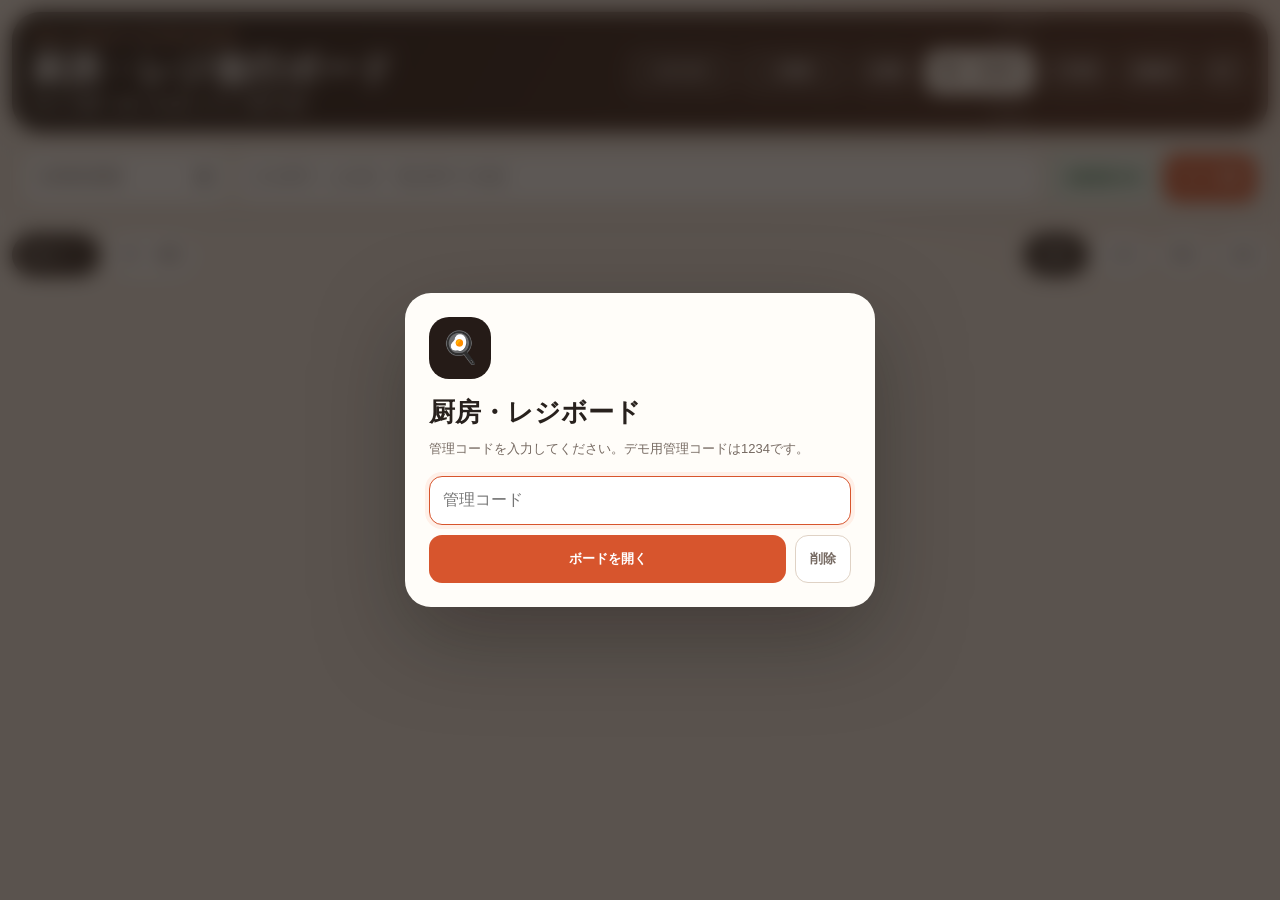
<file: owner-ipad.html>
<!doctype html>
<html lang="ja">
<head>
  <meta charset="utf-8">
  <meta name="viewport" content="width=device-width, initial-scale=1, viewport-fit=cover">
  <meta name="theme-color" content="#211a16">
  <meta name="description" content="DPROテイクアウト厨房・レジ進行ボード">
  <title>DPRO テイクアウト 厨房・レジボード</title>
  <style>
    :root {
      --bg: #f3ede6;
      --card: #fffdf9;
      --ink: #28211d;
      --sub: #766a62;
      --line: #dfd2c5;
      --dark: #251b17;
      --dark-soft: #3c2a22;
      --accent: #d7552d;
      --accent-dark: #a83a1d;
      --accent-soft: #fff0e8;
      --blue: #3174a6;
      --blue-soft: #eaf4fb;
      --amber: #a46608;
      --amber-soft: #fff3d5;
      --orange: #d67b1e;
      --orange-soft: #fff0dd;
      --green: #277a4e;
      --green-soft: #e7f5ec;
      --red: #b84038;
      --red-soft: #fff0ee;
      --gray: #6f7773;
      --gray-soft: #eff0ee;
      --shadow-sm: 0 7px 18px rgba(55, 37, 27, .07);
      --shadow: 0 15px 40px rgba(55, 37, 27, .14);
      --radius-sm: 14px;
      --radius: 20px;
      --radius-lg: 28px;
      --column-width: 335px;
    }

    * { box-sizing: border-box; }
    html, body { margin: 0; min-height: 100%; }
    body {
      color: var(--ink);
      background:
        radial-gradient(circle at 88% -10%, rgba(216, 117, 71, .19), transparent 28%),
        var(--bg);
      font-family:
        -apple-system, BlinkMacSystemFont, "Segoe UI",
        "Hiragino Kaku Gothic ProN", "Yu Gothic", Meiryo, sans-serif;
      font-size: 16px;
      line-height: 1.55;
      -webkit-font-smoothing: antialiased;
      -webkit-tap-highlight-color: transparent;
    }

    button, input, select, textarea { font: inherit; }
    button { cursor: pointer; touch-action: manipulation; }
    button:disabled { cursor: not-allowed; opacity: .52; }
    [hidden] { display: none !important; }

    .demo-banner {
      position: sticky;
      z-index: 200;
      top: 0;
      display: none;
      padding: 9px 14px;
      color: #8e351c;
      background: #fff1e9;
      border-bottom: 1px solid #efb69e;
      text-align: center;
      font-size: 12px;
      font-weight: 900;
    }
    .demo-banner.show { display: block; }

    .login-overlay {
      position: fixed;
      z-index: 300;
      inset: 0;
      display: grid;
      place-items: center;
      padding: 18px;
      background: rgba(31, 24, 20, .72);
      backdrop-filter: blur(10px);
    }
    .login-overlay.hidden { display: none; }
    .login-card {
      width: min(470px, 100%);
      padding: 24px;
      background: var(--card);
      border-radius: 26px;
      box-shadow: 0 30px 90px rgba(22, 16, 13, .35);
    }
    .login-mark {
      display: grid;
      place-items: center;
      width: 62px;
      height: 62px;
      margin-bottom: 13px;
      color: #fff;
      background: var(--dark);
      border-radius: 20px;
      font-size: 31px;
    }
    .login-card h1 { margin: 0; font-size: 26px; }
    .login-card p { margin: 7px 0 17px; color: var(--sub); font-size: 13px; }
    .login-actions { display: grid; grid-template-columns: 1fr auto; gap: 9px; margin-top: 10px; }

    .app {
      width: min(1800px, 100%);
      margin: 0 auto;
      padding: 12px 12px calc(24px + env(safe-area-inset-bottom));
    }

    .header {
      position: relative;
      overflow: hidden;
      display: grid;
      grid-template-columns: minmax(260px, 1fr) auto;
      align-items: center;
      gap: 16px;
      padding: 17px 18px;
      color: #fff;
      background:
        linear-gradient(120deg, rgba(28, 20, 17, .98), rgba(74, 40, 28, .95)),
        var(--dark);
      border-radius: var(--radius-lg);
      box-shadow: var(--shadow);
      isolation: isolate;
    }
    .header::after {
      content: "";
      position: absolute;
      z-index: -1;
      right: -55px;
      top: -95px;
      width: 260px;
      height: 260px;
      border: 38px solid rgba(255, 255, 255, .06);
      border-radius: 999px;
    }
    .brand small {
      display: block;
      color: #e9a281;
      font-size: 10px;
      font-weight: 950;
      letter-spacing: .16em;
    }
    .brand h1 {
      margin: 3px 0 0;
      font-size: clamp(23px, 3vw, 36px);
      line-height: 1.2;
    }
    .brand p {
      margin: 5px 0 0;
      color: rgba(255,255,255,.73);
      font-size: 12px;
      font-weight: 800;
    }
    .header-actions {
      display: flex;
      align-items: center;
      justify-content: flex-end;
      flex-wrap: wrap;
      gap: 8px;
    }
    .header-button,
    .header-chip {
      min-height: 44px;
      padding: 9px 12px;
      color: #fff;
      background: rgba(255,255,255,.10);
      border: 1px solid rgba(255,255,255,.23);
      border-radius: 13px;
      font-size: 12px;
      font-weight: 900;
      white-space: nowrap;
    }
    .header-chip {
      display: grid;
      min-width: 106px;
      place-items: center;
    }
    .header-button.primary {
      color: #312018;
      background: #fff8f1;
      border-color: #fff8f1;
    }

    .command-bar {
      position: sticky;
      z-index: 50;
      top: 0;
      display: grid;
      grid-template-columns: minmax(150px, 205px) minmax(210px, 1fr) auto auto;
      align-items: center;
      gap: 9px;
      margin-top: 10px;
      padding: 10px;
      background: rgba(243, 237, 230, .93);
      border: 1px solid rgba(223, 210, 197, .9);
      border-radius: 18px;
      backdrop-filter: blur(14px);
      box-shadow: var(--shadow-sm);
    }
    .input, .select, .textarea {
      width: 100%;
      min-height: 48px;
      padding: 11px 13px;
      color: var(--ink);
      background: #fff;
      border: 1px solid var(--line);
      border-radius: 13px;
      outline: none;
    }
    .textarea { resize: vertical; }
    .input:focus, .select:focus, .textarea:focus {
      border-color: var(--accent);
      box-shadow: 0 0 0 4px var(--accent-soft);
    }
    .refresh-button, .auto-button {
      min-height: 48px;
      padding: 10px 14px;
      border-radius: 13px;
      font-size: 13px;
      font-weight: 950;
      white-space: nowrap;
    }
    .refresh-button {
      color: #fff;
      background: var(--accent);
      border: 0;
    }
    .auto-button {
      color: var(--sub);
      background: #fff;
      border: 1px solid var(--line);
    }
    .auto-button.active {
      color: #17633e;
      background: var(--green-soft);
      border-color: #b8ddc7;
    }

    .metrics {
      display: grid;
      grid-template-columns: repeat(5, minmax(0, 1fr));
      gap: 9px;
      margin-top: 10px;
    }
    .metric {
      min-height: 86px;
      padding: 12px 13px;
      background: var(--card);
      border: 1px solid var(--line);
      border-radius: 17px;
      box-shadow: var(--shadow-sm);
    }
    .metric span {
      display: block;
      color: var(--sub);
      font-size: 11px;
      font-weight: 900;
    }
    .metric strong {
      display: block;
      margin-top: 2px;
      font-size: 28px;
      line-height: 1.1;
    }
    .metric small {
      display: block;
      margin-top: 2px;
      color: var(--sub);
      font-size: 10px;
    }
    .metric.alert { background: var(--red-soft); border-color: #edc1bd; }
    .metric.points { background: var(--amber-soft); border-color: #ead39e; }
    .metric.next { background: var(--blue-soft); border-color: #bfd7e8; }

    .mode-filter-row {
      display: flex;
      align-items: center;
      justify-content: space-between;
      gap: 12px;
      margin-top: 10px;
    }
    .mode-tabs, .source-filters {
      display: flex;
      gap: 7px;
      overflow-x: auto;
      scrollbar-width: none;
    }
    .mode-tabs::-webkit-scrollbar,
    .source-filters::-webkit-scrollbar { display: none; }
    .pill {
      flex: none;
      min-height: 42px;
      padding: 8px 13px;
      color: var(--sub);
      background: #fff;
      border: 1px solid var(--line);
      border-radius: 999px;
      font-size: 12px;
      font-weight: 900;
      white-space: nowrap;
    }
    .pill.active {
      color: #fff;
      background: var(--dark);
      border-color: var(--dark);
    }

    .board-wrap {
      margin-top: 11px;
      overflow-x: auto;
      padding-bottom: 9px;
      scroll-snap-type: x proximity;
      scrollbar-color: #b9a89b transparent;
    }
    .board {
      display: grid;
      grid-template-columns: repeat(4, minmax(var(--column-width), 1fr));
      gap: 10px;
      min-width: calc(var(--column-width) * 4 + 30px);
    }
    .board-column {
      min-height: 560px;
      padding: 9px;
      background: rgba(255,255,255,.46);
      border: 1px solid var(--line);
      border-radius: 21px;
      scroll-snap-align: start;
    }
    .column-header {
      position: sticky;
      z-index: 5;
      top: 70px;
      display: grid;
      grid-template-columns: auto minmax(0, 1fr) auto;
      align-items: center;
      gap: 9px;
      margin-bottom: 9px;
      padding: 12px;
      background: rgba(255,253,249,.96);
      border: 1px solid var(--line);
      border-radius: 15px;
      backdrop-filter: blur(10px);
      box-shadow: var(--shadow-sm);
    }
    .column-icon {
      display: grid;
      place-items: center;
      width: 39px;
      height: 39px;
      border-radius: 12px;
      font-size: 18px;
      font-weight: 950;
    }
    .column-header h2 { margin: 0; font-size: 17px; line-height: 1.2; }
    .column-header p { margin: 2px 0 0; color: var(--sub); font-size: 10px; }
    .column-count {
      min-width: 36px;
      padding: 6px 8px;
      text-align: center;
      background: var(--gray-soft);
      border-radius: 999px;
      font-size: 13px;
      font-weight: 950;
    }
    .column-incoming .column-icon { color: #8c302a; background: var(--red-soft); }
    .column-queue .column-icon { color: #87570b; background: var(--amber-soft); }
    .column-cooking .column-icon { color: #98510e; background: var(--orange-soft); }
    .column-ready .column-icon { color: #17623e; background: var(--green-soft); }

    .column-list { display: grid; gap: 9px; }

    .order-card {
      position: relative;
      overflow: hidden;
      padding: 13px;
      background: var(--card);
      border: 1px solid var(--line);
      border-left: 7px solid var(--gray);
      border-radius: 17px;
      box-shadow: var(--shadow-sm);
    }
    .order-card[data-status="received"] { border-left-color: var(--red); }
    .order-card[data-status="confirmed"] { border-left-color: var(--blue); }
    .order-card[data-status="cooking_wait"] { border-left-color: var(--amber); }
    .order-card[data-status="cooking"] { border-left-color: var(--orange); }
    .order-card[data-status="ready"] { border-left-color: var(--green); }
    .order-card[data-status="picked_up"] { border-left-color: var(--gray); opacity: .83; }
    .order-card[data-status="cancelled"],
    .order-card[data-status="no_show"] { opacity: .66; }
    .order-card.new-order { animation: pulse 1.15s ease-in-out 3; }
    .order-card.urgent { box-shadow: 0 0 0 3px rgba(214,123,30,.16), var(--shadow-sm); }
    .order-card.overdue {
      border-color: #e9aaa5;
      border-left-color: var(--red);
      background: #fff9f8;
      box-shadow: 0 0 0 3px rgba(184,64,56,.13), var(--shadow-sm);
    }
    @keyframes pulse {
      0%, 100% { transform: translateY(0); }
      50% { transform: translateY(-3px); box-shadow: 0 0 0 5px rgba(215,85,45,.16), var(--shadow); }
    }

    .order-head {
      display: grid;
      grid-template-columns: auto minmax(0,1fr) auto;
      align-items: start;
      gap: 9px;
    }
    .pickup-box {
      min-width: 74px;
      padding: 8px 7px;
      color: #fff;
      background: var(--dark);
      border-radius: 12px;
      text-align: center;
    }
    .pickup-box strong { display: block; font-size: 22px; line-height: 1.05; }
    .pickup-box small { display: block; margin-top: 2px; font-size: 9px; opacity: .77; }
    .order-title { min-width: 0; }
    .order-number {
      color: var(--sub);
      font-size: 10px;
      font-weight: 900;
      word-break: break-all;
    }
    .customer-name {
      display: block;
      margin-top: 1px;
      font-size: 17px;
      font-weight: 950;
      line-height: 1.3;
    }
    .phone {
      color: var(--blue);
      font-size: 11px;
      font-weight: 900;
      text-decoration: none;
    }
    .timer-badge {
      align-self: start;
      min-width: 72px;
      padding: 6px 7px;
      color: #266241;
      background: var(--green-soft);
      border-radius: 999px;
      text-align: center;
      font-size: 10px;
      font-weight: 950;
      white-space: nowrap;
    }
    .timer-badge.urgent { color: #89540a; background: var(--amber-soft); }
    .timer-badge.overdue { color: #9c332d; background: var(--red-soft); }

    .badge-row {
      display: flex;
      flex-wrap: wrap;
      gap: 5px;
      margin-top: 9px;
    }
    .badge {
      display: inline-flex;
      min-height: 24px;
      align-items: center;
      padding: 4px 7px;
      border-radius: 999px;
      font-size: 9px;
      font-weight: 950;
    }
    .badge.status { color: #59514c; background: var(--gray-soft); }
    .badge.received { color: #99342e; background: var(--red-soft); }
    .badge.confirmed { color: #225e8c; background: var(--blue-soft); }
    .badge.cooking_wait { color: #88570b; background: var(--amber-soft); }
    .badge.cooking { color: #96520f; background: var(--orange-soft); }
    .badge.ready { color: #17623e; background: var(--green-soft); }
    .badge.source { color: #594a42; background: #f1e9e2; }
    .badge.points { color: #81540e; background: #fff0c8; }

    .items {
      display: grid;
      gap: 6px;
      margin-top: 10px;
    }
    .item {
      display: grid;
      grid-template-columns: minmax(0,1fr) auto;
      gap: 8px;
      padding-bottom: 6px;
      border-bottom: 1px dashed var(--line);
    }
    .item:last-child { padding-bottom: 0; border-bottom: 0; }
    .item-name { font-size: 13px; font-weight: 950; }
    .item-option { color: var(--sub); font-size: 10px; }
    .item-price { font-size: 12px; font-weight: 900; }

    .note {
      margin-top: 9px;
      padding: 9px 10px;
      color: #724c10;
      background: var(--amber-soft);
      border-radius: 11px;
      font-size: 11px;
      font-weight: 800;
    }
    .amount-row {
      display: flex;
      align-items: end;
      justify-content: space-between;
      gap: 10px;
      margin-top: 10px;
      padding-top: 8px;
      border-top: 1px solid var(--line);
    }
    .amount-row strong { font-size: 19px; }
    .amount-row span { color: var(--sub); font-size: 10px; font-weight: 900; }

    .card-actions {
      display: grid;
      grid-template-columns: minmax(0,1fr) auto auto;
      gap: 7px;
      margin-top: 10px;
    }
    .primary-action,
    .secondary-action,
    .more-action {
      min-height: 45px;
      border-radius: 12px;
      font-size: 12px;
      font-weight: 950;
    }
    .primary-action {
      color: #fff;
      background: var(--accent);
      border: 0;
      box-shadow: 0 7px 15px rgba(215,85,45,.19);
    }
    .primary-action.cooking { background: var(--orange); }
    .primary-action.ready { background: var(--green); }
    .secondary-action {
      min-width: 76px;
      color: #654738;
      background: #fff;
      border: 1px solid var(--line);
    }
    .more-action {
      width: 45px;
      color: var(--sub);
      background: #f5f0eb;
      border: 1px solid var(--line);
      font-size: 20px;
    }

    .empty-column {
      min-height: 140px;
      display: grid;
      place-items: center;
      padding: 16px;
      color: #9a8d84;
      border: 1px dashed #d5c6b9;
      border-radius: 15px;
      text-align: center;
      font-size: 12px;
      font-weight: 900;
    }

    .history-grid {
      display: grid;
      grid-template-columns: repeat(3, minmax(0,1fr));
      gap: 10px;
      margin-top: 11px;
    }

    .loading {
      min-height: 220px;
      display: grid;
      grid-column: 1 / -1;
      place-items: center;
      color: var(--sub);
      text-align: center;
      font-size: 13px;
      font-weight: 900;
    }
    .spinner {
      width: 32px;
      height: 32px;
      margin: 0 auto 9px;
      border: 3px solid #decfc2;
      border-top-color: var(--accent);
      border-radius: 999px;
      animation: spin .8s linear infinite;
    }
    @keyframes spin { to { transform: rotate(360deg); } }

    .modal {
      position: fixed;
      z-index: 250;
      inset: 0;
      display: grid;
      place-items: center;
      padding: 17px;
      background: rgba(31,24,20,.62);
      backdrop-filter: blur(7px);
    }
    .modal.hidden { display: none; }
    .modal-card {
      width: min(660px, 100%);
      max-height: 92vh;
      overflow-y: auto;
      padding: 18px;
      background: var(--card);
      border-radius: 23px;
      box-shadow: 0 25px 80px rgba(31,24,20,.34);
    }
    .modal-head {
      display: flex;
      align-items: center;
      justify-content: space-between;
      gap: 12px;
      margin-bottom: 13px;
    }
    .modal-head h2 { margin: 0; font-size: 21px; }
    .close-button {
      flex: none;
      width: 42px;
      height: 42px;
      color: var(--ink);
      background: #eee6df;
      border: 0;
      border-radius: 999px;
      font-size: 22px;
    }
    .modal-actions { display: grid; grid-template-columns: repeat(2,minmax(0,1fr)); gap: 8px; }
    .modal-status-button {
      min-height: 49px;
      color: var(--ink);
      background: #fff;
      border: 1px solid var(--line);
      border-radius: 13px;
      font-size: 13px;
      font-weight: 900;
    }
    .modal-status-button.danger { color: var(--red); background: var(--red-soft); border-color: #ecc0bc; }

    .line-summary {
      padding: 12px;
      background: #fff8f2;
      border: 1px solid var(--line);
      border-radius: 13px;
      font-size: 12px;
      font-weight: 800;
    }
    .line-label { margin: 14px 0 6px; font-size: 12px; font-weight: 950; }
    .line-chips { display: flex; flex-wrap: wrap; gap: 6px; }
    .line-chip {
      min-height: 37px;
      padding: 7px 10px;
      color: var(--sub);
      background: #fff;
      border: 1px solid var(--line);
      border-radius: 999px;
      font-size: 11px;
      font-weight: 900;
    }
    .line-chip.active { color: #fff; background: var(--dark); border-color: var(--dark); }
    .line-text { min-height: 250px; margin-top: 9px; line-height: 1.75; }
    .modal-footer { display: grid; grid-template-columns: auto minmax(0,1fr); gap: 8px; margin-top: 13px; }
    .copy-button, .cancel-button {
      min-height: 48px;
      padding: 10px 14px;
      border-radius: 13px;
      font-size: 13px;
      font-weight: 950;
    }
    .copy-button { color: #fff; background: var(--blue); border: 0; }
    .copy-button.copied { background: var(--green); }
    .cancel-button { color: var(--ink); background: #fff; border: 1px solid var(--line); }

    .toast {
      position: fixed;
      z-index: 400;
      left: 50%;
      bottom: calc(18px + env(safe-area-inset-bottom));
      transform: translate(-50%, 18px);
      width: min(calc(100% - 28px), 720px);
      padding: 13px 15px;
      color: #fff;
      background: #2c2420;
      border-radius: 13px;
      text-align: center;
      font-size: 13px;
      font-weight: 900;
      box-shadow: var(--shadow);
      opacity: 0;
      pointer-events: none;
      transition: .23s ease;
    }
    .toast.show { opacity: 1; transform: translate(-50%,0); }
    .toast.error { background: var(--red); }

    .footer {
      padding: 15px 4px 2px;
      color: #9a8d83;
      text-align: center;
      font-size: 10px;
    }

    @media (max-width: 1180px) {
      :root { --column-width: 305px; }
      .metrics { grid-template-columns: repeat(3,minmax(0,1fr)); }
      .history-grid { grid-template-columns: repeat(2,minmax(0,1fr)); }
    }

    @media (max-width: 760px) {
      .app { padding: 7px 7px calc(20px + env(safe-area-inset-bottom)); }
      .header { grid-template-columns: 1fr; border-radius: 20px; }
      .header-actions { justify-content: flex-start; }
      .command-bar {
        position: static;
        grid-template-columns: 1fr 1fr;
      }
      .command-bar .input[type="search"] { grid-column: 1 / -1; }
      .metrics { grid-template-columns: repeat(2,minmax(0,1fr)); }
      .mode-filter-row { align-items: flex-start; flex-direction: column; }
      .history-grid { grid-template-columns: 1fr; }
      .column-header { top: 0; }
    }

    @media (max-width: 430px) {
      :root { --column-width: 290px; }
      .metric strong { font-size: 24px; }
      .modal-actions { grid-template-columns: 1fr; }
      .card-actions { grid-template-columns: 1fr auto; }
      .secondary-action { grid-column: 1 / 2; }
      .more-action { grid-column: 2; grid-row: 1 / 3; height: 100%; }
    }
  </style>
</head>
<body>
  <div id="demoBanner" class="demo-banner">
    製品紹介用デモです。状態変更は画面内だけで、実際の注文は更新されません。
  </div>

  <div id="loginOverlay" class="login-overlay">
    <form id="loginForm" class="login-card">
      <div class="login-mark">🍳</div>
      <h1>厨房・レジボード</h1>
      <p>管理コードを入力してください。デモ用管理コードは1234です。</p>
      <input id="adminKeyInput" class="input" type="password" inputmode="numeric"
             autocomplete="current-password" placeholder="管理コード">
      <div class="login-actions">
        <button id="loginButton" class="refresh-button" type="submit">ボードを開く</button>
        <button id="clearAdminKey" class="auto-button" type="button">削除</button>
      </div>
    </form>
  </div>

  <main class="app">
    <header class="header">
      <div class="brand">
        <small>DPRO TAKEOUT KITCHEN BOARD</small>
        <h1 id="shopName">厨房・レジ進行ボード</h1>
        <p>受付から調理、完成、受け渡しまでを一画面で管理</p>
      </div>
      <div class="header-actions">
        <span id="clock" class="header-chip">--:--:--</span>
        <span id="lastUpdated" class="header-chip">未更新</span>
        <button id="fullscreenButton" class="header-button" type="button">全画面</button>
        <button id="receptionButton" class="header-button primary" type="button">電話・店頭受付</button>
        <button id="ownerPcButton" class="header-button" type="button">PC管理</button>
        <button id="settingsButton" class="header-button" type="button">店舗設定</button>
        <button id="logoutButton" class="header-button" type="button">終了</button>
      </div>
    </header>

    <section class="command-bar">
      <input id="orderDate" class="input" type="date" aria-label="注文日">
      <input id="searchInput" class="input" type="search"
             placeholder="注文番号・お名前・電話番号で検索" aria-label="注文検索">
      <button id="autoRefreshButton" class="auto-button active" type="button">自動更新 ON</button>
      <button id="refreshButton" class="refresh-button" type="button">今すぐ更新</button>
    </section>

    <section id="metrics" class="metrics"></section>

    <section class="mode-filter-row">
      <div id="modeTabs" class="mode-tabs">
        <button class="pill active" type="button" data-mode="board">進行ボード</button>
        <button class="pill" type="button" data-mode="history">完了・履歴</button>
      </div>
      <div id="sourceFilters" class="source-filters">
        <button class="pill active" type="button" data-source="all">全受付</button>
        <button class="pill" type="button" data-source="line">LINE</button>
        <button class="pill" type="button" data-source="phone">電話</button>
        <button class="pill" type="button" data-source="counter">店頭</button>
      </div>
    </section>

    <section id="boardWrap" class="board-wrap">
      <div id="board" class="board"></div>
    </section>

    <section id="historyGrid" class="history-grid" hidden></section>

    <footer class="footer">
      STEP TAKEOUT-15 / TAKEOUT-15-KITCHEN-BOARD-20260721
    </footer>
  </main>

  <div id="statusModal" class="modal hidden" role="dialog" aria-modal="true">
    <div class="modal-card">
      <div class="modal-head">
        <h2 id="statusModalTitle">注文操作</h2>
        <button id="statusModalClose" class="close-button" type="button" aria-label="閉じる">×</button>
      </div>
      <div id="statusModalActions" class="modal-actions"></div>
    </div>
  </div>

  <div id="lineModal" class="modal hidden" role="dialog" aria-modal="true">
    <div class="modal-card">
      <div class="modal-head">
        <h2>LINE文面を編集</h2>
        <button id="lineModalClose" class="close-button" type="button" aria-label="閉じる">×</button>
      </div>
      <div id="lineSummary" class="line-summary"></div>
      <div class="line-label">文面の種類</div>
      <div id="lineTemplates" class="line-chips"></div>
      <div class="line-label">文面を整える</div>
      <div id="lineTones" class="line-chips">
        <button class="line-chip active" type="button" data-tone="normal">標準</button>
        <button class="line-chip" type="button" data-tone="soft">やわらかめ</button>
        <button class="line-chip" type="button" data-tone="short">短め</button>
        <button class="line-chip" type="button" data-tone="polite">丁寧</button>
      </div>
      <textarea id="lineText" class="textarea line-text" maxlength="4000"></textarea>
      <div class="modal-footer">
        <button id="lineCancel" class="cancel-button" type="button">閉じる</button>
        <button id="lineCopy" class="copy-button" type="button">編集後の文面をコピー</button>
      </div>
    </div>
  </div>

  <div id="toast" class="toast" role="status" aria-live="polite"></div>

  <script src="./config.js?v=takeout-15"></script>
  <script>
    (() => {
      "use strict";

      const VERSION = "TAKEOUT-15-KITCHEN-BOARD-20260721";
      const params = new URLSearchParams(location.search);
      const DEMO_MODE =
        params.get("preview") === "1" ||
        params.get("embed_demo") === "1" ||
        params.get("demo") === "1";

      const config = {
        VERSION,
        SHOP_CODE: "takeout_demo",
        API_BASE_URL: "https://dpro-takeout-line-api.dpromstk2000.workers.dev",
        ADMIN_KEY: "1234",
        ...(window.DPRO_TAKEOUT_CONFIG || {}),
      };

      const statusLabels = {
        received: "未確認",
        confirmed: "確認済み",
        cooking_wait: "調理待ち",
        cooking: "調理中",
        ready: "受取待ち",
        picked_up: "受取済み",
        contact_required: "連絡待ち",
        cancelled: "キャンセル",
        no_show: "未受取",
      };

      const nextStatus = {
        received: ["confirmed", "注文を確認"],
        confirmed: ["cooking_wait", "調理待ちへ"],
        cooking_wait: ["cooking", "調理を開始"],
        cooking: ["ready", "準備完了"],
        ready: ["picked_up", "受け渡し完了"],
      };

      const columns = [
        {
          key: "incoming",
          title: "受付確認",
          description: "未確認・確認済み",
          icon: "●",
          className: "column-incoming",
          statuses: ["received", "confirmed"],
        },
        {
          key: "queue",
          title: "調理待ち",
          description: "次に作る注文",
          icon: "Ⅱ",
          className: "column-queue",
          statuses: ["cooking_wait"],
        },
        {
          key: "cooking",
          title: "調理中",
          description: "現在調理している注文",
          icon: "火",
          className: "column-cooking",
          statuses: ["cooking"],
        },
        {
          key: "ready",
          title: "受取待ち",
          description: "完成・受け渡し待ち",
          icon: "✓",
          className: "column-ready",
          statuses: ["ready"],
        },
      ];

      const state = {
        adminKey: sessionStorage.getItem("takeout_ipad_admin_key") || "",
        date: "",
        orders: [],
        summary: {},
        knownIds: new Set(),
        loading: false,
        mode: "board",
        source: "all",
        autoRefresh: true,
        autoTimer: null,
        modalOrderId: "",
        lineOrder: null,
        lineTemplate: "reception",
        lineTone: "normal",
        shopName: "DPRO テイクアウトデモ店",
        initialized: false,
      };

      const ids = [
        "demoBanner", "loginOverlay", "loginForm", "adminKeyInput", "loginButton",
        "clearAdminKey", "shopName", "clock", "lastUpdated", "fullscreenButton",
        "receptionButton", "ownerPcButton", "settingsButton", "logoutButton",
        "orderDate", "searchInput", "autoRefreshButton", "refreshButton", "metrics",
        "modeTabs", "sourceFilters", "boardWrap", "board", "historyGrid",
        "statusModal", "statusModalTitle", "statusModalClose", "statusModalActions",
        "lineModal", "lineModalClose", "lineSummary", "lineTemplates", "lineTones",
        "lineText", "lineCancel", "lineCopy", "toast",
      ];
      const el = Object.fromEntries(ids.map((id) => [id, document.getElementById(id)]));
      const yen = new Intl.NumberFormat("ja-JP");

      function escapeHtml(value) {
        return String(value ?? "")
          .replaceAll("&", "&amp;")
          .replaceAll("<", "&lt;")
          .replaceAll(">", "&gt;")
          .replaceAll('"', "&quot;")
          .replaceAll("'", "&#039;");
      }

      function formatYen(value) {
        return `${yen.format(Number(value || 0))}円`;
      }

      function normalizeTime(value) {
        return String(value || "").slice(0, 5);
      }

      function getTokyoDateString() {
        return new Intl.DateTimeFormat("en-CA", {
          timeZone: "Asia/Tokyo",
          year: "numeric",
          month: "2-digit",
          day: "2-digit",
        }).format(new Date());
      }

      function addMinutesToNow(minutes) {
        const now = new Date();
        now.setMinutes(now.getMinutes() + minutes);
        return new Intl.DateTimeFormat("ja-JP", {
          timeZone: "Asia/Tokyo",
          hour: "2-digit",
          minute: "2-digit",
          hour12: false,
        }).format(now);
      }

      function previewOrders() {
        const date = state.date || getTokyoDateString();
        return [
          {
            id: "demo-001", order_number: "T-DEMO-001", customer_name: "山田 花子",
            phone: "090-1111-2222", normalized_phone: "09011112222",
            pickup_date: date, pickup_time: addMinutesToNow(12),
            status: "received", status_label: "未確認", order_source: "line",
            channel_label: "LINE", total_amount: 1500, payment_method: "店頭支払い",
            total_cooking_points: 9, customer_note: "ご飯を1つ少なめでお願いします。",
            items: [
              { product_name: "彩り日替わり弁当", quantity: 1, line_total: 780, option_summary: "ご飯少なめ" },
              { product_name: "特製からあげ弁当", quantity: 1, line_total: 720, option_summary: "" },
            ],
          },
          {
            id: "demo-002", order_number: "T-DEMO-002", customer_name: "佐藤 健一",
            phone: "092-555-1000", normalized_phone: "0925551000",
            pickup_date: date, pickup_time: addMinutesToNow(24),
            status: "confirmed", status_label: "確認済み", order_source: "phone",
            channel_label: "電話", total_amount: 1100, payment_method: "店頭支払い",
            total_cooking_points: 7, customer_note: "",
            items: [
              { product_name: "幕の内弁当", quantity: 1, line_total: 850, option_summary: "" },
              { product_name: "お茶", quantity: 1, line_total: 250, option_summary: "" },
            ],
          },
          {
            id: "demo-003", order_number: "T-DEMO-003", customer_name: "田中 美咲",
            phone: "090-3333-4444", normalized_phone: "09033334444",
            pickup_date: date, pickup_time: addMinutesToNow(8),
            status: "cooking_wait", status_label: "調理待ち", order_source: "counter",
            channel_label: "店頭", total_amount: 1360, payment_method: "QR決済",
            total_cooking_points: 6, customer_note: "",
            items: [
              { product_name: "野菜たっぷり特製カレー", quantity: 2, line_total: 1360, option_summary: "" },
            ],
          },
          {
            id: "demo-004", order_number: "T-DEMO-004", customer_name: "伊藤 一郎",
            phone: "090-5555-6666", normalized_phone: "09055556666",
            pickup_date: date, pickup_time: addMinutesToNow(-4),
            status: "cooking", status_label: "調理中", order_source: "line",
            channel_label: "LINE", total_amount: 1980, payment_method: "店頭支払い",
            total_cooking_points: 14, customer_note: "からあげはよく揚げでお願いします。",
            items: [
              { product_name: "特製からあげ弁当", quantity: 2, line_total: 1440, option_summary: "" },
              { product_name: "だし巻き玉子", quantity: 1, line_total: 420, option_summary: "" },
              { product_name: "自家製レモネード", quantity: 1, line_total: 350, option_summary: "" },
            ],
          },
          {
            id: "demo-005", order_number: "T-DEMO-005", customer_name: "中村 直子",
            phone: "090-7777-8888", normalized_phone: "09077778888",
            pickup_date: date, pickup_time: addMinutesToNow(3),
            status: "ready", status_label: "受取待ち", order_source: "phone",
            channel_label: "電話", total_amount: 780, payment_method: "店頭支払い",
            total_cooking_points: 4, customer_note: "",
            items: [
              { product_name: "彩り日替わり弁当", quantity: 1, line_total: 780, option_summary: "" },
            ],
          },
          {
            id: "demo-006", order_number: "T-DEMO-006", customer_name: "井上 大輔",
            phone: "090-9999-0000", normalized_phone: "09099990000",
            pickup_date: date, pickup_time: addMinutesToNow(-25),
            status: "picked_up", status_label: "受取済み", order_source: "line",
            channel_label: "LINE", total_amount: 720, payment_method: "店頭支払い",
            total_cooking_points: 5, customer_note: "",
            items: [
              { product_name: "特製からあげ弁当", quantity: 1, line_total: 720, option_summary: "" },
            ],
          },
        ];
      }

      function computeSummary(orders) {
        const summary = {
          active: 0, received: 0, confirmed: 0, cooking_wait: 0,
          cooking: 0, ready: 0, picked_up: 0, cancelled: 0, no_show: 0,
        };
        for (const order of orders) {
          if (summary[order.status] !== undefined) summary[order.status] += 1;
          if (!["picked_up", "cancelled", "no_show"].includes(order.status)) summary.active += 1;
        }
        return summary;
      }

      async function previewApi(path, options = {}) {
        await new Promise((resolve) => setTimeout(resolve, 110));
        const method = String(options.method || "GET").toUpperCase();

        if (path === "/api/shop") {
          return { ok: true, shop: { shop_name: "DPRO テイクアウトデモ店" } };
        }

        if (path === "/api/admin/orders") {
          if (!state.orders.length) state.orders = previewOrders();
          return { ok: true, orders: state.orders, summary: computeSummary(state.orders) };
        }

        if (path === "/api/admin/orders/status" && method === "PATCH") {
          const input = JSON.parse(options.body || "{}");
          const order = state.orders.find((item) => item.id === input.order_id);
          if (!order) throw new Error("注文が見つかりません。");
          order.status = input.status;
          order.status_label = statusLabels[input.status] || input.status;
          return {
            ok: true,
            order_number: order.order_number,
            status: order.status,
            status_label: order.status_label,
          };
        }

        throw new Error("デモ用APIが見つかりません。");
      }

      function apiUrl(path, query = {}) {
        const base = String(config.API_BASE_URL || "").replace(/\/+$/, "");
        const url = new URL(`${base}${path}`);
        for (const [key, value] of Object.entries(query)) {
          if (value !== undefined && value !== null && value !== "") {
            url.searchParams.set(key, String(value));
          }
        }
        return url.toString();
      }

      async function apiFetch(path, options = {}, query = {}) {
        if (DEMO_MODE) return previewApi(path, options, query);

        const response = await fetch(apiUrl(path, query), {
          ...options,
          headers: {
            "Content-Type": "application/json",
            "X-Admin-Key": state.adminKey,
            ...(options.headers || {}),
          },
        });

        const data = await response.json().catch(() => null);
        if (!response.ok || !data?.ok) {
          const error = new Error(
            data?.message || `通信に失敗しました（${response.status}）`
          );
          error.status = response.status;
          throw error;
        }
        return data;
      }

      function showToast(message, type = "normal") {
        el.toast.textContent = message;
        el.toast.className = `toast show${type === "error" ? " error" : ""}`;
        clearTimeout(showToast.timer);
        showToast.timer = setTimeout(() => {
          el.toast.className = "toast";
        }, 2700);
      }

      function sourceKey(order) {
        const raw = String(
          order.order_source || order.channel || order.channel_label || "line"
        ).toLowerCase();

        if (raw.includes("phone") || raw.includes("電話")) return "phone";
        if (raw.includes("counter") || raw.includes("store") || raw.includes("店頭")) return "counter";
        if (raw.includes("admin") || raw.includes("管理")) return "counter";
        return "line";
      }

      function sourceLabel(order) {
        const key = sourceKey(order);
        if (key === "phone") return "電話";
        if (key === "counter") return "店頭";
        return "LINE";
      }

      function orderDateTime(order) {
        const date = order.pickup_date || state.date;
        const time = normalizeTime(order.pickup_time);
        if (!date || !time) return null;
        return new Date(`${date}T${time}:00+09:00`);
      }

      function minutesUntil(order) {
        const target = orderDateTime(order);
        if (!target || Number.isNaN(target.getTime())) return null;
        return Math.round((target.getTime() - Date.now()) / 60000);
      }

      function timerView(order) {
        if (["picked_up", "cancelled", "no_show"].includes(order.status)) {
          return { label: statusLabels[order.status] || order.status, className: "" };
        }

        const minutes = minutesUntil(order);
        if (minutes === null) return { label: "時間未設定", className: "" };
        if (minutes < 0) return { label: `${Math.abs(minutes)}分超過`, className: "overdue" };
        if (minutes === 0) return { label: "受取時刻", className: "urgent" };
        if (minutes <= 15) return { label: `あと${minutes}分`, className: "urgent" };
        return { label: `あと${minutes}分`, className: "" };
      }

      function sortOrders(orders) {
        return [...orders].sort((a, b) => {
          const aTime = orderDateTime(a)?.getTime() || Number.MAX_SAFE_INTEGER;
          const bTime = orderDateTime(b)?.getTime() || Number.MAX_SAFE_INTEGER;
          return aTime - bTime;
        });
      }

      function filteredOrders() {
        const query = el.searchInput.value.trim().normalize("NFKC").toLowerCase();

        return sortOrders(state.orders).filter((order) => {
          if (state.source !== "all" && sourceKey(order) !== state.source) return false;

          if (state.mode === "board") {
            if (["picked_up", "cancelled", "no_show"].includes(order.status)) return false;
          } else {
            if (!["picked_up", "cancelled", "no_show"].includes(order.status)) return false;
          }

          if (!query) return true;
          const haystack = [
            order.order_number, order.customer_name, order.phone,
            order.normalized_phone, sourceLabel(order),
          ].join(" ").normalize("NFKC").toLowerCase();

          return haystack.includes(query);
        });
      }

      function renderMetrics() {
        const activeOrders = state.orders.filter(
          (order) => !["picked_up", "cancelled", "no_show"].includes(order.status)
        );
        const overdue = activeOrders.filter((order) => {
          const minutes = minutesUntil(order);
          return minutes !== null && minutes < 0;
        }).length;
        const points = activeOrders.reduce(
          (sum, order) => sum + Number(order.total_cooking_points || 0), 0
        );
        const nextOrder = sortOrders(activeOrders).find((order) => {
          const minutes = minutesUntil(order);
          return minutes !== null && minutes >= 0;
        });

        const cards = [
          ["進行中", activeOrders.length, "未確認から受取待ち", ""],
          ["時間超過", overdue, overdue ? "優先して確認" : "遅れなし", overdue ? "alert" : ""],
          ["調理中", state.summary.cooking || 0, "現在作業中", ""],
          ["調理ポイント", points, "進行中注文の合計", "points"],
          ["次の受取", nextOrder ? normalizeTime(nextOrder.pickup_time) : "-", nextOrder?.customer_name || "予定なし", "next"],
        ];

        el.metrics.innerHTML = cards.map(([label, value, note, className]) => `
          <article class="metric ${className}">
            <span>${escapeHtml(label)}</span>
            <strong>${escapeHtml(value)}</strong>
            <small>${escapeHtml(note)}</small>
          </article>
        `).join("");
      }

      function itemLineTotal(item) {
        if (item.line_total !== undefined && item.line_total !== null) {
          return Number(item.line_total);
        }
        return Number(item.unit_price || 0) * Number(item.quantity || 0);
      }

      function renderItems(order) {
        const items = Array.isArray(order.items) ? order.items : [];
        return items.map((item) => `
          <div class="item">
            <div>
              <div class="item-name">${escapeHtml(item.product_name)} ×${Number(item.quantity || 0)}</div>
              ${item.option_summary
                ? `<div class="item-option">${escapeHtml(item.option_summary)}</div>`
                : ""}
            </div>
            <span class="item-price">${formatYen(itemLineTotal(item))}</span>
          </div>
        `).join("");
      }

      function primaryActionClass(status) {
        if (status === "cooking") return " cooking";
        if (status === "ready" || status === "picked_up") return " ready";
        return "";
      }

      function renderOrderCard(order) {
        const next = nextStatus[order.status];
        const timer = timerView(order);
        const minutes = minutesUntil(order);
        const urgencyClass =
          timer.className === "overdue" ? " overdue" :
          timer.className === "urgent" ? " urgent" : "";
        const isNew = !state.knownIds.has(order.id);
        const pointValue = Number(order.total_cooking_points || 0);

        return `
          <article class="order-card${isNew ? " new-order" : ""}${urgencyClass}"
                   data-status="${escapeHtml(order.status)}"
                   data-order-id="${escapeHtml(order.id)}">
            <div class="order-head">
              <div class="pickup-box">
                <strong>${escapeHtml(normalizeTime(order.pickup_time))}</strong>
                <small>受取予定</small>
              </div>
              <div class="order-title">
                <div class="order-number">${escapeHtml(order.order_number)}</div>
                <span class="customer-name">${escapeHtml(order.customer_name)}</span>
                <a class="phone" href="tel:${escapeHtml(order.normalized_phone || order.phone || "")}">
                  ${escapeHtml(order.phone || "")}
                </a>
              </div>
              <span class="timer-badge ${timer.className}">${escapeHtml(timer.label)}</span>
            </div>

            <div class="badge-row">
              <span class="badge status ${escapeHtml(order.status)}">
                ${escapeHtml(order.status_label || statusLabels[order.status] || order.status)}
              </span>
              <span class="badge source">${escapeHtml(sourceLabel(order))}受付</span>
              ${pointValue > 0
                ? `<span class="badge points">${pointValue}pt</span>`
                : ""}
            </div>

            <div class="items">${renderItems(order)}</div>

            ${order.customer_note
              ? `<div class="note"><strong>ご要望：</strong>${escapeHtml(order.customer_note)}</div>`
              : ""}

            <div class="amount-row">
              <strong>${formatYen(order.total_amount)}</strong>
              <span>${escapeHtml(order.payment_method || "店頭支払い")}</span>
            </div>

            <div class="card-actions">
              ${next
                ? `<button type="button"
                           class="primary-action${primaryActionClass(next[0])}"
                           data-next-order="${escapeHtml(order.id)}"
                           data-next-status="${escapeHtml(next[0])}">
                     ${escapeHtml(next[1])}
                   </button>`
                : `<button type="button" class="primary-action" disabled>
                     ${escapeHtml(statusLabels[order.status] || order.status)}
                   </button>`}
              <button type="button" class="secondary-action"
                      data-line-order="${escapeHtml(order.id)}">LINE文面</button>
              <button type="button" class="more-action"
                      data-more-order="${escapeHtml(order.id)}"
                      aria-label="その他の操作">⋯</button>
            </div>
          </article>
        `;
      }

      function renderBoard() {
        const orders = filteredOrders();
        el.board.innerHTML = columns.map((column) => {
          const columnOrders = orders.filter((order) => column.statuses.includes(order.status));

          return `
            <section class="board-column ${column.className}">
              <header class="column-header">
                <span class="column-icon">${column.icon}</span>
                <div>
                  <h2>${escapeHtml(column.title)}</h2>
                  <p>${escapeHtml(column.description)}</p>
                </div>
                <span class="column-count">${columnOrders.length}</span>
              </header>
              <div class="column-list">
                ${columnOrders.length
                  ? columnOrders.map(renderOrderCard).join("")
                  : `<div class="empty-column">この状態の注文はありません</div>`}
              </div>
            </section>
          `;
        }).join("");
      }

      function renderHistory() {
        const orders = filteredOrders();
        el.historyGrid.innerHTML = orders.length
          ? orders.map(renderOrderCard).join("")
          : `<div class="loading"><div>完了・履歴の注文はありません。</div></div>`;
      }

      function renderAll() {
        renderMetrics();
        el.boardWrap.hidden = state.mode !== "board";
        el.historyGrid.hidden = state.mode !== "history";
        if (state.mode === "board") renderBoard();
        else renderHistory();

        el.modeTabs.querySelectorAll("[data-mode]").forEach((button) => {
          button.classList.toggle("active", button.dataset.mode === state.mode);
        });
        el.sourceFilters.querySelectorAll("[data-source]").forEach((button) => {
          button.classList.toggle("active", button.dataset.source === state.source);
        });
      }

      function notifyNewOrders(previousIds) {
        if (!state.initialized) return;
        const newOrders = state.orders.filter(
          (order) => order.status === "received" && !previousIds.has(order.id)
        );
        if (!newOrders.length) return;

        showToast(`新しい注文が${newOrders.length}件入りました。`);
        if (navigator.vibrate) navigator.vibrate([180, 100, 180]);

        try {
          const AudioContextClass = window.AudioContext || window.webkitAudioContext;
          const context = new AudioContextClass();
          const oscillator = context.createOscillator();
          const gain = context.createGain();
          oscillator.frequency.value = 880;
          gain.gain.setValueAtTime(.05, context.currentTime);
          oscillator.connect(gain);
          gain.connect(context.destination);
          oscillator.start();
          oscillator.stop(context.currentTime + .16);
        } catch {
          // 音声通知が使えないブラウザでは画面通知だけを使用します。
        }
      }

      async function loadShop() {
        try {
          const data = await apiFetch(
            "/api/shop", {}, { shop_code: config.SHOP_CODE }
          );
          state.shopName = data.shop?.shop_name || state.shopName;
          el.shopName.textContent = `${state.shopName}｜厨房・レジ`;
        } catch {
          el.shopName.textContent = `${state.shopName}｜厨房・レジ`;
        }
      }

      async function loadOrders(showLoading = true) {
        if (state.loading) return;

        state.loading = true;
        el.refreshButton.disabled = true;
        el.refreshButton.textContent = "更新中...";

        if (showLoading) {
          el.board.innerHTML = `
            <div class="loading"><div><div class="spinner"></div>注文を読み込み中</div></div>`;
          el.historyGrid.innerHTML = `
            <div class="loading"><div><div class="spinner"></div>注文を読み込み中</div></div>`;
        }

        try {
          const previousIds = new Set(state.knownIds);
          const data = await apiFetch(
            "/api/admin/orders",
            {},
            { shop_code: config.SHOP_CODE, date: state.date }
          );

          state.orders = Array.isArray(data.orders) ? data.orders : [];
          state.summary = data.summary || computeSummary(state.orders);
          renderAll();
          notifyNewOrders(previousIds);
          state.knownIds = new Set(state.orders.map((order) => order.id));
          state.initialized = true;

          el.lastUpdated.textContent = `更新 ${new Intl.DateTimeFormat("ja-JP", {
            timeZone: "Asia/Tokyo",
            hour: "2-digit",
            minute: "2-digit",
            second: "2-digit",
          }).format(new Date())}`;

          el.loginOverlay.classList.add("hidden");
        } catch (error) {
          if (error.status === 401) {
            state.adminKey = "";
            sessionStorage.removeItem("takeout_ipad_admin_key");
            el.loginOverlay.classList.remove("hidden");
            el.adminKeyInput.focus();
            showToast("管理コードを確認してください。", "error");
          } else {
            el.board.innerHTML = `<div class="loading">${escapeHtml(error.message)}</div>`;
            el.historyGrid.innerHTML = `<div class="loading">${escapeHtml(error.message)}</div>`;
            showToast(error.message, "error");
          }
        } finally {
          state.loading = false;
          el.refreshButton.disabled = false;
          el.refreshButton.textContent = "今すぐ更新";
        }
      }

      async function updateStatus(orderId, newStatus, note = "") {
        const order = state.orders.find((item) => item.id === orderId);
        if (!order) return;

        if (newStatus === "picked_up") {
          const confirmed = window.confirm(
            `${order.order_number}を「受け渡し完了」にしますか？`
          );
          if (!confirmed) return;
        }

        if (newStatus === "cancelled") {
          const confirmed = window.confirm(
            `${order.order_number}をキャンセルにしますか？`
          );
          if (!confirmed) return;
          note = window.prompt("キャンセル理由（任意）", "") || "";
        }

        if (newStatus === "no_show") {
          const confirmed = window.confirm(
            `${order.order_number}を未受取にしますか？`
          );
          if (!confirmed) return;
        }

        document.querySelectorAll(
          `[data-next-order="${CSS.escape(orderId)}"], [data-more-order="${CSS.escape(orderId)}"]`
        ).forEach((button) => {
          button.disabled = true;
        });

        try {
          const data = await apiFetch("/api/admin/orders/status", {
            method: "PATCH",
            body: JSON.stringify({
              shop_code: config.SHOP_CODE,
              order_id: orderId,
              status: newStatus,
              note,
            }),
          });

          closeStatusModal();
          showToast(`${data.order_number}を「${data.status_label}」に変更しました。`);
          await loadOrders(false);
        } catch (error) {
          showToast(error.message, "error");
        }
      }

      function openStatusModal(orderId) {
        const order = state.orders.find((item) => item.id === orderId);
        if (!order) return;

        state.modalOrderId = orderId;
        el.statusModalTitle.textContent = `${order.order_number}｜状態変更`;

        const actions = [
          ["received", "未確認へ戻す", false],
          ["confirmed", "確認済みにする", false],
          ["cooking_wait", "調理待ちにする", false],
          ["cooking", "調理中にする", false],
          ["ready", "受取待ちにする", false],
          ["picked_up", "受取済みにする", false],
          ["contact_required", "連絡待ちにする", false],
          ["no_show", "未受取にする", true],
          ["cancelled", "キャンセルにする", true],
        ];

        el.statusModalActions.innerHTML = actions
          .filter(([status]) => status !== order.status)
          .map(([status, label, danger]) => `
            <button type="button"
                    class="modal-status-button${danger ? " danger" : ""}"
                    data-status-choice="${status}">
              ${escapeHtml(label)}
            </button>
          `).join("");

        el.statusModal.classList.remove("hidden");
      }

      function closeStatusModal() {
        state.modalOrderId = "";
        el.statusModal.classList.add("hidden");
      }

      const lineTemplates = [
        ["reception", "注文受付"],
        ["confirmed", "確認済み"],
        ["cooking", "調理開始"],
        ["ready", "準備完了"],
        ["pickup_check", "受取確認"],
        ["change", "時間変更"],
        ["cancelled", "キャンセル"],
        ["no_show", "未受取連絡"],
      ];

      function dateLabel(value) {
        if (!value) return "";
        const [year, month, day] = String(value).split("-").map(Number);
        if (!year || !month || !day) return String(value);
        return new Intl.DateTimeFormat("ja-JP", {
          timeZone: "Asia/Tokyo",
          year: "numeric",
          month: "long",
          day: "numeric",
          weekday: "short",
        }).format(new Date(Date.UTC(year, month - 1, day, 12)));
      }

      function lineItems(order) {
        return (order.items || [])
          .map((item) => `・${item.product_name} ×${item.quantity}${item.option_summary ? `（${item.option_summary}）` : ""}`)
          .join("\n");
      }

      function baseLineMessage(order, template) {
        const greeting = `${order.customer_name} 様`;
        const pickup = `${dateLabel(order.pickup_date)} ${normalizeTime(order.pickup_time)}`;
        const shop = state.shopName;

        const messages = {
          reception:
`${greeting}

${shop}です。
ご注文を受け付けました。

【注文番号】${order.order_number}
【受取日時】${pickup}
${lineItems(order)}
【合計】${formatYen(order.total_amount)}

店舗で内容を確認後、商品をご用意します。`,
          confirmed:
`${greeting}

${shop}です。
ご注文内容を確認いたしました。

【注文番号】${order.order_number}
【受取日時】${pickup}

ご指定の時間に店頭へお越しください。`,
          cooking:
`${greeting}

${shop}です。
ご注文商品の調理を開始しました。

【注文番号】${order.order_number}
【受取予定】${pickup}`,
          ready:
`${greeting}

${shop}です。
ご注文商品の準備ができました。

【注文番号】${order.order_number}
【受取予定】${pickup}

店頭で注文番号をスタッフへお伝えください。`,
          pickup_check:
`${greeting}

${shop}です。
本日はご注文ありがとうございました。

【注文番号】${order.order_number}

商品のお受け取りを確認いたしました。`,
          change:
`${greeting}

${shop}です。
ご注文の受取時間についてご連絡いたします。

【注文番号】${order.order_number}
【現在の受取予定】${pickup}

お手数ですが、店舗までご連絡ください。`,
          cancelled:
`${greeting}

${shop}です。
ご注文のキャンセルについてご連絡いたします。

【注文番号】${order.order_number}
【受取予定】${pickup}

ご不明な点がございましたら店舗までご連絡ください。`,
          no_show:
`${greeting}

${shop}です。
ご注文商品の受取時間を過ぎております。

【注文番号】${order.order_number}
【受取予定】${pickup}

受取予定をご確認のうえ、店舗までご連絡ください。`,
        };

        return messages[template] || messages.reception;
      }

      function applyTone(message, tone) {
        if (tone === "short") {
          return message
            .split("\n")
            .filter((line) => !line.includes("ご不明な点") && !line.includes("お手数ですが"))
            .join("\n")
            .replace(/\n{3,}/g, "\n\n");
        }
        if (tone === "soft") {
          return message
            .replaceAll("ご連絡いたします。", "ご連絡させていただきました。")
            .replaceAll("お越しください。", "お気をつけてお越しください。");
        }
        if (tone === "polite") {
          return message
            .replaceAll("です。", "でございます。")
            .replaceAll("ください。", "いただけますようお願いいたします。");
        }
        return message;
      }

      function renderLineModal() {
        const order = state.lineOrder;
        if (!order) return;

        el.lineSummary.innerHTML = `
          <strong>${escapeHtml(order.order_number)}｜${escapeHtml(order.customer_name)} 様</strong><br>
          ${escapeHtml(dateLabel(order.pickup_date))} ${escapeHtml(normalizeTime(order.pickup_time))}
        `;

        el.lineTemplates.innerHTML = lineTemplates.map(([key, label]) => `
          <button type="button"
                  class="line-chip${state.lineTemplate === key ? " active" : ""}"
                  data-line-template="${key}">
            ${escapeHtml(label)}
          </button>
        `).join("");

        el.lineTones.querySelectorAll("[data-tone]").forEach((button) => {
          button.classList.toggle("active", button.dataset.tone === state.lineTone);
        });

        el.lineText.value = applyTone(
          baseLineMessage(order, state.lineTemplate),
          state.lineTone
        );
        el.lineCopy.classList.remove("copied");
        el.lineCopy.textContent = "編集後の文面をコピー";
      }

      function openLineModal(orderId) {
        const order = state.orders.find((item) => item.id === orderId);
        if (!order) return;

        state.lineOrder = order;
        const defaultByStatus = {
          received: "reception",
          confirmed: "confirmed",
          cooking_wait: "confirmed",
          cooking: "cooking",
          ready: "ready",
          picked_up: "pickup_check",
          cancelled: "cancelled",
          no_show: "no_show",
        };
        state.lineTemplate = defaultByStatus[order.status] || "reception";
        state.lineTone = "normal";
        renderLineModal();
        el.lineModal.classList.remove("hidden");
      }

      function closeLineModal() {
        state.lineOrder = null;
        el.lineModal.classList.add("hidden");
      }

      async function copyLineMessage() {
        const text = el.lineText.value.trim();
        if (!text) return;

        try {
          await navigator.clipboard.writeText(text);
        } catch {
          el.lineText.focus();
          el.lineText.select();
          document.execCommand("copy");
        }

        el.lineCopy.classList.add("copied");
        el.lineCopy.textContent = "✓ コピーしました";
        showToast("LINE文面をコピーしました。");
      }

      function updateClock() {
        el.clock.textContent = new Intl.DateTimeFormat("ja-JP", {
          timeZone: "Asia/Tokyo",
          hour: "2-digit",
          minute: "2-digit",
          second: "2-digit",
        }).format(new Date());
      }

      function setupAutoRefresh() {
        clearInterval(state.autoTimer);
        if (!state.autoRefresh) return;
        state.autoTimer = setInterval(() => {
          loadOrders(false);
        }, 30000);
      }

      async function toggleFullscreen() {
        try {
          if (!document.fullscreenElement) {
            await document.documentElement.requestFullscreen();
          } else {
            await document.exitFullscreen();
          }
        } catch {
          showToast("このブラウザでは全画面表示を開始できません。", "error");
        }
      }

      async function initialize() {
        state.date = getTokyoDateString();
        el.orderDate.value = state.date;

        if (DEMO_MODE) {
          el.demoBanner.classList.add("show");
          state.adminKey = "1234";
          sessionStorage.setItem("takeout_ipad_admin_key", "1234");
          el.adminKeyInput.value = "1234";
        } else if (state.adminKey) {
          el.adminKeyInput.value = state.adminKey;
        }

        updateClock();
        setInterval(updateClock, 1000);
        setupAutoRefresh();

        if (DEMO_MODE || state.adminKey) {
          await Promise.all([loadShop(), loadOrders(true)]);
        } else {
          el.loginOverlay.classList.remove("hidden");
          el.adminKeyInput.focus();
        }
      }

      el.loginForm.addEventListener("submit", async (event) => {
        event.preventDefault();
        const key = el.adminKeyInput.value.trim();
        if (!key) {
          showToast("管理コードを入力してください。", "error");
          return;
        }

        state.adminKey = key;
        sessionStorage.setItem("takeout_ipad_admin_key", key);
        await Promise.all([loadShop(), loadOrders(true)]);
      });

      el.clearAdminKey.addEventListener("click", () => {
        state.adminKey = "";
        el.adminKeyInput.value = "";
        sessionStorage.removeItem("takeout_ipad_admin_key");
        el.adminKeyInput.focus();
      });

      el.orderDate.addEventListener("change", async () => {
        state.date = el.orderDate.value || getTokyoDateString();
        state.orders = [];
        state.knownIds = new Set();
        state.initialized = false;
        await loadOrders(true);
      });

      el.searchInput.addEventListener("input", renderAll);
      el.refreshButton.addEventListener("click", () => loadOrders(false));

      el.autoRefreshButton.addEventListener("click", () => {
        state.autoRefresh = !state.autoRefresh;
        el.autoRefreshButton.classList.toggle("active", state.autoRefresh);
        el.autoRefreshButton.textContent = state.autoRefresh ? "自動更新 ON" : "自動更新 OFF";
        setupAutoRefresh();
        showToast(state.autoRefresh ? "30秒ごとの自動更新を開始しました。" : "自動更新を停止しました。");
      });

      el.modeTabs.addEventListener("click", (event) => {
        const button = event.target.closest("[data-mode]");
        if (!button) return;
        state.mode = button.dataset.mode;
        renderAll();
      });

      el.sourceFilters.addEventListener("click", (event) => {
        const button = event.target.closest("[data-source]");
        if (!button) return;
        state.source = button.dataset.source;
        renderAll();
      });

      document.addEventListener("click", (event) => {
        const nextButton = event.target.closest("[data-next-order]");
        const lineButton = event.target.closest("[data-line-order]");
        const moreButton = event.target.closest("[data-more-order]");

        if (nextButton) {
          updateStatus(nextButton.dataset.nextOrder, nextButton.dataset.nextStatus);
          return;
        }
        if (lineButton) {
          openLineModal(lineButton.dataset.lineOrder);
          return;
        }
        if (moreButton) {
          openStatusModal(moreButton.dataset.moreOrder);
        }
      });

      el.statusModalActions.addEventListener("click", (event) => {
        const button = event.target.closest("[data-status-choice]");
        if (!button || !state.modalOrderId) return;
        updateStatus(state.modalOrderId, button.dataset.statusChoice);
      });

      el.statusModalClose.addEventListener("click", closeStatusModal);
      el.statusModal.addEventListener("click", (event) => {
        if (event.target === el.statusModal) closeStatusModal();
      });

      el.lineTemplates.addEventListener("click", (event) => {
        const button = event.target.closest("[data-line-template]");
        if (!button) return;
        state.lineTemplate = button.dataset.lineTemplate;
        renderLineModal();
      });

      el.lineTones.addEventListener("click", (event) => {
        const button = event.target.closest("[data-tone]");
        if (!button) return;
        state.lineTone = button.dataset.tone;
        renderLineModal();
      });

      el.lineCopy.addEventListener("click", copyLineMessage);
      el.lineCancel.addEventListener("click", closeLineModal);
      el.lineModalClose.addEventListener("click", closeLineModal);
      el.lineModal.addEventListener("click", (event) => {
        if (event.target === el.lineModal) closeLineModal();
      });

      el.fullscreenButton.addEventListener("click", toggleFullscreen);
      el.receptionButton.addEventListener("click", () => {
        location.href = "./owner-reception.html";
      });
      el.ownerPcButton.addEventListener("click", () => {
        location.href = "./owner.html";
      });
      el.settingsButton.addEventListener("click", () => {
        location.href = "./owner-settings.html";
      });
      el.logoutButton.addEventListener("click", () => {
        state.adminKey = "";
        sessionStorage.removeItem("takeout_ipad_admin_key");
        el.adminKeyInput.value = "";
        el.loginOverlay.classList.remove("hidden");
        el.adminKeyInput.focus();
      });

      initialize();
    })();
  </script>
</body>
</html>
</file>
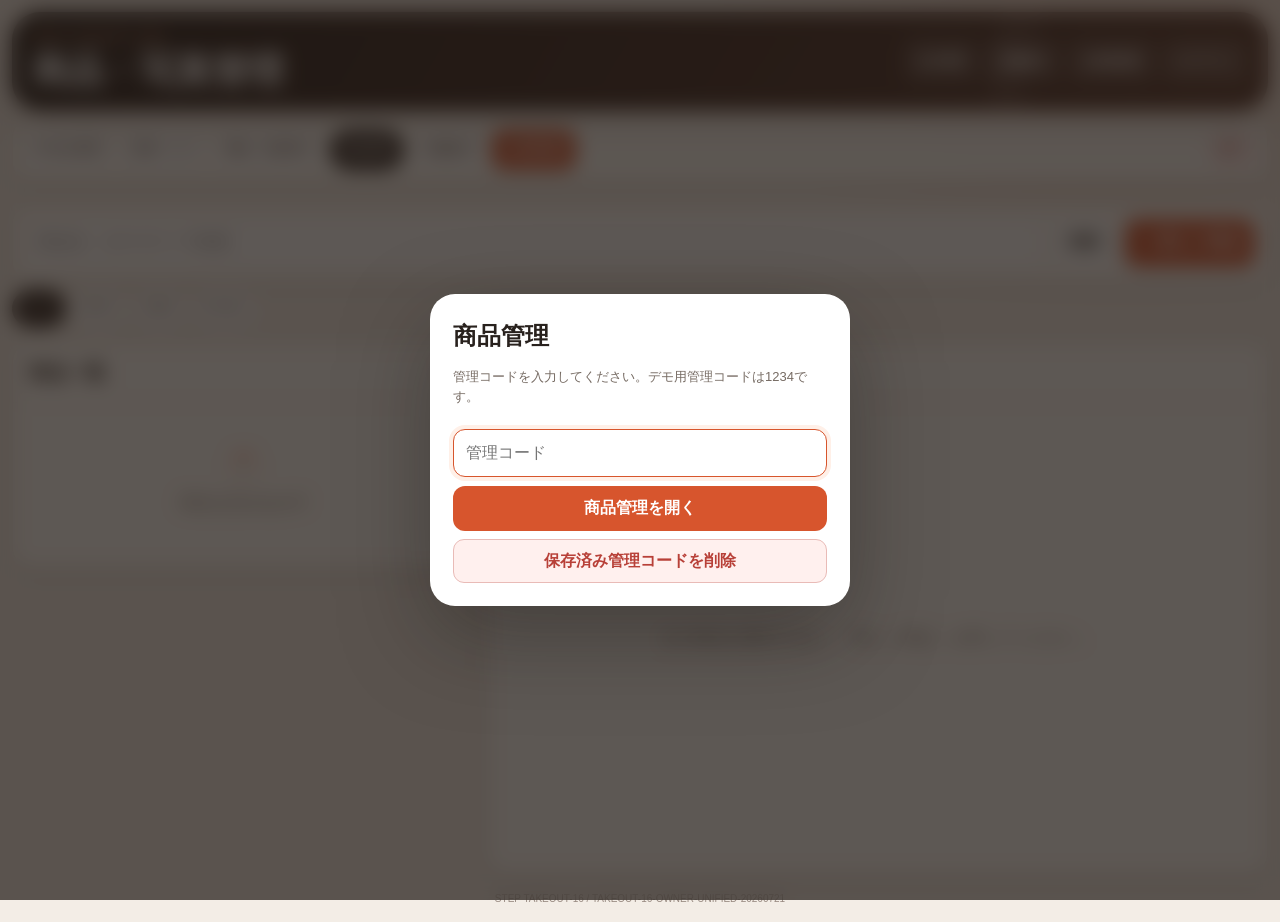
<file: owner-products.html>
<!doctype html>
<html lang="ja">
<head>
  <meta charset="utf-8">
  <meta name="viewport" content="width=device-width, initial-scale=1, viewport-fit=cover">
  <meta name="theme-color" content="#f7f3ee">
  <title>DPRO テイクアウト 商品管理</title>
  <style>
    :root {
      --bg:#f7f3ee;--card:#fff;--ink:#302923;--sub:#766b63;--line:#e8ddd4;
      --accent:#ec572f;--accent-dark:#c9401f;--accent-soft:#fff0e8;
      --green:#23865b;--green-soft:#e8f7ef;--red:#c9423b;--red-soft:#fff0ef;
      --amber:#9b6417;--amber-soft:#fff4dc;--blue:#2e70bd;--blue-soft:#eaf2fc;
      --shadow:0 12px 34px rgba(64,45,32,.09);--radius:20px;
    }
    *{box-sizing:border-box}
    body{margin:0;min-height:100vh;color:var(--ink);background:radial-gradient(circle at top right,#ffe8da 0,transparent 31%),var(--bg);font-family:-apple-system,BlinkMacSystemFont,"Segoe UI","Hiragino Kaku Gothic ProN","Yu Gothic",Meiryo,sans-serif;line-height:1.55}
    button,input,select,textarea{font:inherit}button{cursor:pointer}button:disabled{cursor:not-allowed;opacity:.55}
    .shell{width:min(1500px,100%);margin:0 auto;padding:16px}
    .topbar{display:flex;align-items:center;justify-content:space-between;gap:16px;padding:18px 20px;color:#fff;background:linear-gradient(135deg,#ef643d,#c83e1d);border-radius:24px;box-shadow:var(--shadow)}
    .brand small{display:block;font-size:11px;font-weight:900;letter-spacing:.12em;opacity:.86}.brand h1{margin:3px 0 0;font-size:clamp(23px,3vw,32px)}
    .top-actions{display:flex;align-items:center;gap:8px;flex-wrap:wrap;justify-content:flex-end}
    .top-button{min-height:44px;border:1px solid rgba(255,255,255,.35);border-radius:12px;color:#fff;background:rgba(255,255,255,.13);padding:9px 13px;font-weight:900}
    .summary-grid{display:grid;grid-template-columns:repeat(5,minmax(0,1fr));gap:10px;margin-top:14px}
    .summary{padding:14px;border:1px solid var(--line);border-radius:16px;background:var(--card);box-shadow:0 7px 20px rgba(64,45,32,.06)}
    .summary span{display:block;color:var(--sub);font-size:12px;font-weight:800}.summary strong{display:block;font-size:29px;line-height:1.1}
    .toolbar{display:grid;grid-template-columns:minmax(220px,1fr) auto auto;gap:9px;margin-top:12px;padding:12px;border:1px solid var(--line);border-radius:17px;background:#fff;box-shadow:var(--shadow)}
    .input,.select,.textarea{width:100%;border:1px solid var(--line);border-radius:12px;background:#fff;color:var(--ink);padding:11px 12px;outline:none}.input:focus,.select:focus,.textarea:focus{border-color:var(--accent);box-shadow:0 0 0 4px var(--accent-soft)}
    .primary,.secondary,.danger{min-height:45px;border-radius:12px;padding:10px 15px;font-weight:900}.primary{border:0;color:#fff;background:var(--accent)}.secondary{border:1px solid var(--line);color:var(--ink);background:#fff}.danger{border:1px solid #edc4c0;color:var(--red);background:var(--red-soft)}
    .workspace{display:grid;grid-template-columns:minmax(360px,.86fr) minmax(540px,1.4fr);gap:14px;margin-top:14px;align-items:start}
    .panel{border:1px solid var(--line);border-radius:var(--radius);background:var(--card);box-shadow:var(--shadow);overflow:hidden}
    .panel-head{display:flex;align-items:center;justify-content:space-between;gap:10px;padding:15px 16px;border-bottom:1px solid var(--line)}.panel-head h2{margin:0;font-size:19px}.panel-head span{color:var(--sub);font-size:12px}
    .product-list{display:grid;gap:8px;padding:11px;max-height:calc(100vh - 280px);overflow:auto}
    .product-card{display:grid;grid-template-columns:78px minmax(0,1fr) auto;gap:11px;align-items:center;border:1px solid var(--line);border-radius:15px;background:#fff;padding:9px;text-align:left}
    .product-card.active{border-color:var(--accent);box-shadow:0 0 0 3px var(--accent-soft)}.product-card.hidden-product{opacity:.62}
    .thumb{position:relative;width:78px;height:78px;border-radius:12px;overflow:hidden;background:linear-gradient(145deg,#fff0e4,#ffd6be);display:grid;place-items:center;font-size:34px}.thumb img{width:100%;height:100%;object-fit:cover}
    .soldout{position:absolute;inset:auto 4px 4px;padding:4px 6px;border-radius:7px;color:#fff;background:rgba(55,43,36,.88);font-size:9px;font-weight:900}
    .product-card h3{margin:0;font-size:15px}.meta{color:var(--sub);font-size:11px}.card-price{font-size:17px;font-weight:950;white-space:nowrap}
    .badges{display:flex;gap:5px;flex-wrap:wrap;margin-top:5px}.badge{border-radius:999px;padding:4px 7px;font-size:9px;font-weight:900;background:#f1efed;color:var(--sub)}.badge.green{background:var(--green-soft);color:#176945}.badge.red{background:var(--red-soft);color:#9b312c}.badge.amber{background:var(--amber-soft);color:#85550f}
    .editor{padding:16px}.editor.empty{display:grid;place-items:center;min-height:470px;color:var(--sub)}
    .photo-section{display:grid;grid-template-columns:210px minmax(0,1fr);gap:15px;padding-bottom:16px;border-bottom:1px solid var(--line)}
    .photo-preview{position:relative;width:210px;height:158px;border-radius:16px;overflow:hidden;background:linear-gradient(145deg,#fff0e4,#ffd5bd);display:grid;place-items:center;font-size:60px}.photo-preview img{width:100%;height:100%;object-fit:cover}
    .photo-help{color:var(--sub);font-size:12px}.photo-actions{display:flex;gap:8px;flex-wrap:wrap;margin-top:10px}.file-input{display:none}
    .form-grid{display:grid;grid-template-columns:repeat(2,minmax(0,1fr));gap:12px;margin-top:15px}.field{display:grid;gap:6px}.field.full{grid-column:1/-1}.field label,.label{font-size:12px;font-weight:900}.required{color:var(--red)}
    .switch-row{display:flex;align-items:center;justify-content:space-between;gap:10px;min-height:49px;padding:10px 12px;border:1px solid var(--line);border-radius:12px}.switch-row input{width:20px;height:20px}
    .weekdays{display:flex;gap:7px;flex-wrap:wrap}.weekday{display:flex;align-items:center;gap:5px;border:1px solid var(--line);border-radius:999px;padding:7px 10px;background:#fff;font-size:12px;font-weight:800}.weekday input{margin:0}
    .options-box{margin-top:17px;padding-top:15px;border-top:1px solid var(--line)}.options-head{display:flex;align-items:center;justify-content:space-between;gap:10px;margin-bottom:9px}.options-head h3{margin:0;font-size:17px}
    .options{display:grid;gap:8px}.option-row{display:grid;grid-template-columns:1fr 1fr 120px 75px auto;gap:7px;align-items:center;padding:8px;border:1px solid var(--line);border-radius:12px;background:#fffaf7}.option-row .input{padding:9px 10px}.icon-button{width:38px;height:38px;border:1px solid #edc7c3;border-radius:10px;color:var(--red);background:var(--red-soft);font-weight:950}
    .save-bar{position:sticky;bottom:0;display:flex;align-items:center;justify-content:space-between;gap:12px;margin:18px -16px -16px;padding:13px 16px;border-top:1px solid var(--line);background:rgba(255,255,255,.96);backdrop-filter:blur(8px)}.save-message{color:var(--sub);font-size:12px}
    .loading,.empty-list{padding:40px 18px;text-align:center;color:var(--sub)}.spinner{width:29px;height:29px;margin:0 auto 8px;border:3px solid #f1d8cc;border-top-color:var(--accent);border-radius:50%;animation:spin .8s linear infinite}@keyframes spin{to{transform:rotate(360deg)}}
    .login-overlay{position:fixed;z-index:100;inset:0;display:grid;place-items:center;padding:18px;background:rgba(42,32,27,.56);backdrop-filter:blur(8px)}.login-overlay.hidden{display:none}.login-card{width:min(420px,100%);padding:23px;border-radius:22px;background:#fff;box-shadow:0 22px 60px rgba(33,24,19,.28)}.login-card h2{margin:0}.login-card p{color:var(--sub);font-size:13px}.login-card .input{margin:9px 0}
    .toast{position:fixed;z-index:130;left:50%;bottom:22px;transform:translate(-50%,18px);width:min(calc(100% - 30px),700px);padding:13px 15px;border-radius:13px;color:#fff;background:#302721;text-align:center;font-size:13px;font-weight:900;opacity:0;pointer-events:none;transition:.23s;box-shadow:var(--shadow)}.toast.show{opacity:1;transform:translate(-50%,0)}.toast.error{background:var(--red)}
    .footer{padding:17px 0 3px;color:#988b83;text-align:center;font-size:10px}
    @media(max-width:1050px){.workspace{grid-template-columns:1fr}.product-list{max-height:420px}.summary-grid{grid-template-columns:repeat(3,minmax(0,1fr))}}
    @media(max-width:680px){.shell{padding:9px}.topbar{align-items:flex-start;flex-direction:column;border-radius:18px}.toolbar{grid-template-columns:1fr}.summary-grid{grid-template-columns:repeat(2,minmax(0,1fr))}.photo-section{grid-template-columns:1fr}.photo-preview{width:100%;height:210px}.form-grid{grid-template-columns:1fr}.field.full{grid-column:auto}.option-row{grid-template-columns:1fr 1fr}.option-row .option-price,.option-row .option-order{grid-column:auto}.option-row .icon-button{grid-column:2;justify-self:end}.save-bar{flex-direction:column;align-items:stretch}}
  </style>
  <link rel="stylesheet" href="./takeout-owner-next.css?v=takeout-16">
</head>
<body>
  <div id="dpro-product-demo-banner" style="display:none;position:sticky;top:0;z-index:99999;padding:10px 14px;text-align:center;background:#fff2e9;border-bottom:1px solid #f2b99f;color:#9a3412;font-size:12px;font-weight:900;">
    製品紹介用デモです。画面は確認できますが、注文・変更・更新・削除は実行されません。
  </div>
  <script>
  (() => {
    const params = new URLSearchParams(location.search);
    const isEmbedDemo = params.get("embed_demo") === "1" || params.get("preview") === "1";
    window.DPRO_TAKEOUT_EMBED_DEMO = isEmbedDemo;

    if (!isEmbedDemo) return;

      sessionStorage.setItem("takeout_admin_key", "1234");

    window.addEventListener("DOMContentLoaded", () => {
      const banner = document.getElementById("dpro-product-demo-banner");
      if (banner) banner.style.display = "block";

      const possibleInputs = [
        document.getElementById("adminKeyInput"),
        document.querySelector('input[name="admin_key"]'),
        document.querySelector('input[type="password"]')
      ].filter(Boolean);

      possibleInputs.forEach(input => {
        if (!input.value) input.value = "1234";
      });
    });

    const originalFetch = window.fetch.bind(window);
    window.fetch = async function(resource, options = {}) {
      const method = String(options.method || "GET").toUpperCase();

      if (window.DPRO_TAKEOUT_EMBED_DEMO && !["GET", "HEAD"].includes(method)) {
        return new Response(JSON.stringify({
          ok: false,
          error: "製品紹介用デモでは更新操作は実行されません。"
        }), {
          status: 403,
          headers: { "Content-Type": "application/json" }
        });
      }

      return originalFetch(resource, options);
    };
  })();
  </script>

  <div id="loginOverlay" class="login-overlay">
    <form id="loginForm" class="login-card">
      <h2>商品管理</h2>
      <p>管理コードを入力してください。デモ用管理コードは1234です。</p>
      <input id="adminKeyInput" class="input" type="password" inputmode="numeric" autocomplete="current-password" placeholder="管理コード">
      <button class="primary" type="submit" style="width:100%">商品管理を開く</button>
    </form>
  </div>

  <main class="shell">
    <header class="topbar">
      <div class="brand"><small>DPRO TAKEOUT LINE</small><h1 id="shopName">商品・写真管理</h1></div>
      <div class="top-actions">
        <button id="ownerButton" class="top-button" type="button">注文管理</button>
        <button id="settingsButton" class="top-button" type="button">店舗設定</button>
        <button id="customerButton" class="top-button" type="button">お客様画面</button>
        <button id="logoutButton" class="top-button" type="button">ログアウト</button>
      </div>
    </header>

    <section id="summaryGrid" class="summary-grid"></section>

    <section class="toolbar">
      <input id="searchInput" class="input" type="search" placeholder="商品名・カテゴリーで検索">
      <button id="refreshButton" class="secondary" type="button">更新</button>
      <button id="newButton" class="primary" type="button">＋ 新しい商品</button>
    </section>

    <div class="workspace">
      <section class="panel">
        <div class="panel-head"><h2>商品一覧</h2><span id="listCount">0件</span></div>
        <div id="productList" class="product-list"><div class="loading"><div class="spinner"></div>商品を読み込み中</div></div>
      </section>

      <section class="panel">
        <div class="panel-head"><h2 id="editorTitle">商品を選択してください</h2><span id="updatedAt"></span></div>
        <div id="editor" class="editor empty">左の商品を選択するか、「新しい商品」を押してください。</div>
      </section>
    </div>

    <footer class="footer">STEP TAKEOUT-16 / TAKEOUT-16-OWNER-UNIFIED-20260721</footer>
  </main>

  <div id="toast" class="toast"></div>

  <script src="./config.js"></script>
  <script>
    (() => {
      "use strict";

      const config = {
        VERSION: "TAKEOUT-9-STORE-SETTINGS-ORDER-RULES-20260711",
        SHOP_CODE: "takeout_demo",
        API_BASE_URL: "https://dpro-takeout-line-api.dpromstk2000.workers.dev",
        ADMIN_KEY: "1234",
        PRODUCT_IMAGE_MAX_BYTES: 1048576,
        ...(window.DPRO_TAKEOUT_CONFIG || {}),
      };

      const state = {
        adminKey: sessionStorage.getItem("takeout_admin_key") || "",
        products: [],
        summary: {},
        selectedId: "",
        draft: null,
        original: null,
        loading: false,
        saving: false,
      };

      const weekdays = [["0","日"],["1","月"],["2","火"],["3","水"],["4","木"],["5","金"],["6","土"]];
      const yen = new Intl.NumberFormat("ja-JP");
      const el = {
        loginOverlay:document.getElementById("loginOverlay"),loginForm:document.getElementById("loginForm"),adminKeyInput:document.getElementById("adminKeyInput"),
        shopName:document.getElementById("shopName"),ownerButton:document.getElementById("ownerButton"),settingsButton:document.getElementById("settingsButton"),customerButton:document.getElementById("customerButton"),logoutButton:document.getElementById("logoutButton"),
        summaryGrid:document.getElementById("summaryGrid"),searchInput:document.getElementById("searchInput"),refreshButton:document.getElementById("refreshButton"),newButton:document.getElementById("newButton"),
        productList:document.getElementById("productList"),listCount:document.getElementById("listCount"),editorTitle:document.getElementById("editorTitle"),updatedAt:document.getElementById("updatedAt"),editor:document.getElementById("editor"),toast:document.getElementById("toast")
      };

      function apiUrl(path, params={}) {
        const url=new URL(String(config.API_BASE_URL).replace(/\/+$/,"")+path);
        Object.entries(params).forEach(([k,v])=>{if(v!==undefined&&v!==null&&v!=="")url.searchParams.set(k,String(v))});
        return url.toString();
      }

      async function api(path, options={}, params={}) {
        const isForm=options.body instanceof FormData;
        const response=await fetch(apiUrl(path,params),{
          ...options,
          headers:{
            "X-Admin-Key":state.adminKey,
            ...(isForm?{}:{"Content-Type":"application/json"}),
            ...(options.headers||{})
          }
        });
        const data=await response.json().catch(()=>null);
        if(!response.ok||!data?.ok){
          const error=new Error(data?.message||`通信に失敗しました（${response.status}）`);
          error.status=response.status;
          throw error;
        }
        return data;
      }

      function esc(v){return String(v??"").replaceAll("&","&amp;").replaceAll("<","&lt;").replaceAll(">","&gt;").replaceAll('"',"&quot;").replaceAll("'","&#039;")}
      function money(v){return `${yen.format(Number(v||0))}円`}
      function emoji(category=""){if(category.includes("カレー"))return"🍛";if(category.includes("丼"))return"🍚";if(category.includes("飲"))return"🥤";if(category.includes("惣菜"))return"🥗";return"🍱"}
      function toast(message,type="normal"){el.toast.textContent=message;el.toast.className=`toast show${type==="error"?" error":""}`;clearTimeout(toast.timer);toast.timer=setTimeout(()=>el.toast.className="toast",2800)}
      function clone(v){return JSON.parse(JSON.stringify(v))}
      function today(){return new Intl.DateTimeFormat("en-CA",{timeZone:"Asia/Tokyo",year:"numeric",month:"2-digit",day:"2-digit"}).format(new Date())}
      function formatTime(value){if(!value)return"";try{return new Intl.DateTimeFormat("ja-JP",{timeZone:"Asia/Tokyo",month:"numeric",day:"numeric",hour:"2-digit",minute:"2-digit"}).format(new Date(value))}catch{return""}}

      function renderSummary(){
        const cards=[
          ["商品数",state.summary.total||0],["お客様に表示",state.summary.visible||0],["売り切れ",state.summary.sold_out||0],["日別在庫",state.summary.daily_stock||0],["写真登録済み",state.summary.with_image||0]
        ];
        el.summaryGrid.innerHTML=cards.map(([label,count])=>`<div class="summary"><span>${label}</span><strong>${count}</strong></div>`).join("");
      }

      function getStockLabel(product){
        if(product.stock_type!=="daily")return "在庫上限なし";
        const dailyStock=Math.max(0,Number(product.daily_stock||0));
        const summary=product.stock_summary||{};
        const reserved=Math.max(0,Number(summary.reserved_quantity||0));
        const apiRemaining=Number(summary.remaining_stock);
        const remaining=Number.isFinite(apiRemaining)
          ? Math.max(0,apiRemaining)
          : Math.max(0,dailyStock-reserved);
        return `残り ${remaining}個`;
      }

      function filteredProducts(){
        const q=el.searchInput.value.trim().normalize("NFKC").toLowerCase();
        if(!q)return state.products;
        return state.products.filter(p=>`${p.product_name} ${p.category}`.normalize("NFKC").toLowerCase().includes(q));
      }

      function renderList(){
        const products=filteredProducts();
        el.listCount.textContent=`${products.length}件`;
        if(!products.length){el.productList.innerHTML='<div class="empty-list">該当する商品はありません。</div>';return}
        el.productList.innerHTML=products.map(p=>{
          const stock=getStockLabel(p);
          return `<button type="button" class="product-card${state.selectedId===p.id?" active":""}${p.is_visible?"":" hidden-product"}" data-product-id="${p.id}">
            <div class="thumb">${p.image_url?`<img src="${esc(p.image_url)}?v=${encodeURIComponent(p.image_updated_at||p.updated_at||"")}" alt="${esc(p.product_name)}">`:emoji(p.category)}${p.is_sold_out?'<span class="soldout">売り切れ</span>':""}</div>
            <div><h3>${esc(p.product_name)}</h3><div class="meta">${esc(p.category)}・表示順 ${p.display_order}</div><div class="badges"><span class="badge ${p.is_visible?"green":""}">${p.is_visible?"表示中":"非表示"}</span>${p.is_sold_out?'<span class="badge red">売り切れ</span>':`<span class="badge amber">${esc(stock)}</span>`}</div></div>
            <span class="card-price">${money(p.price)}</span>
          </button>`;
        }).join("");
      }

      function blankProduct(){
        return {id:"",category:"おすすめ",product_name:"",description:"",price:0,image_url:null,image_path:null,display_order:(state.products.length+1)*10,is_visible:true,is_sold_out:false,stock_type:"unlimited",daily_stock:null,available_weekdays:[0,1,2,3,4,5,6],sale_start_date:null,sale_end_date:null,options:[]};
      }

      function selectProduct(id){
        const product=state.products.find(p=>p.id===id);
        if(!product)return;
        state.selectedId=id;state.draft=clone(product);state.original=clone(product);renderList();renderEditor();
      }

      function newProduct(){
        state.selectedId="";state.draft=blankProduct();state.original=clone(state.draft);renderList();renderEditor();setTimeout(()=>document.getElementById("productName")?.focus(),50);
      }

      function renderEditor(){
        const p=state.draft;
        if(!p){el.editorTitle.textContent="商品を選択してください";el.updatedAt.textContent="";el.editor.className="editor empty";el.editor.textContent="左の商品を選択するか、「新しい商品」を押してください。";return}
        el.editor.className="editor";
        el.editorTitle.textContent=p.id?`${p.product_name}を編集`:"新しい商品";
        el.updatedAt.textContent=p.updated_at?`更新 ${formatTime(p.updated_at)}`:"";
        el.editor.innerHTML=`
          <div class="photo-section">
            <div id="photoPreview" class="photo-preview">${p.image_url?`<img src="${esc(p.image_url)}?v=${encodeURIComponent(p.image_updated_at||p.updated_at||"")}" alt="${esc(p.product_name)}">`:emoji(p.category)}</div>
            <div>
              <strong>商品写真</strong>
              <p class="photo-help">JPEG・PNG・WEBP。画面側で自動縮小し、1MB以内で保存します。写真がない場合はカテゴリー別アイコンを表示します。</p>
              <div class="photo-actions">
                <label class="primary" for="photoInput">${p.image_url?"写真を変更":"写真を登録"}</label>
                <input id="photoInput" class="file-input" type="file" accept="image/jpeg,image/png,image/webp,image/*" ${p.id?"":"disabled"}>
                <button id="deletePhotoButton" class="danger" type="button" ${p.image_url&&p.id?"":"disabled"}>写真を削除</button>
              </div>
              ${p.id?"":'<p class="photo-help">先に商品情報を保存すると写真を登録できます。</p>'}
            </div>
          </div>

          <div class="form-grid">
            <div class="field"><label for="productName">商品名 <span class="required">必須</span></label><input id="productName" class="input" maxlength="120" value="${esc(p.product_name)}"></div>
            <div class="field"><label for="category">カテゴリー <span class="required">必須</span></label><input id="category" class="input" maxlength="80" value="${esc(p.category)}" list="categoryList"><datalist id="categoryList">${[...new Set(state.products.map(x=>x.category))].map(x=>`<option value="${esc(x)}">`).join("")}</datalist></div>
            <div class="field full"><label for="description">商品説明</label><textarea id="description" class="textarea" maxlength="1000" rows="3">${esc(p.description||"")}</textarea></div>
            <div class="field"><label for="price">税込価格 <span class="required">必須</span></label><input id="price" class="input" type="number" min="0" max="1000000" step="1" value="${Number(p.price||0)}"></div>
            <div class="field"><label for="displayOrder">表示順</label><input id="displayOrder" class="input" type="number" min="0" max="9999" step="1" value="${Number(p.display_order||0)}"></div>
            <div class="field"><div class="switch-row"><span><strong>お客様画面に表示</strong><br><small>OFFで商品を非表示</small></span><input id="isVisible" type="checkbox" ${p.is_visible?"checked":""}></div></div>
            <div class="field"><div class="switch-row"><span><strong>売り切れ</strong><br><small>ONですぐ注文停止</small></span><input id="isSoldOut" type="checkbox" ${p.is_sold_out?"checked":""}></div></div>
            <div class="field"><label for="stockType">在庫管理</label><select id="stockType" class="select"><option value="unlimited" ${p.stock_type==="unlimited"?"selected":""}>在庫上限なし</option><option value="daily" ${p.stock_type==="daily"?"selected":""}>受取日ごとに上限設定</option></select></div>
            <div class="field"><label for="dailyStock">1日の在庫上限</label><input id="dailyStock" class="input" type="number" min="0" max="99999" step="1" value="${p.daily_stock??""}" ${p.stock_type==="daily"?"":"disabled"} placeholder="例：30"></div>
            <div class="field"><label for="saleStart">販売開始日</label><input id="saleStart" class="input" type="date" value="${esc(p.sale_start_date||"")}"></div>
            <div class="field"><label for="saleEnd">販売終了日</label><input id="saleEnd" class="input" type="date" value="${esc(p.sale_end_date||"")}"></div>
            <div class="field full"><span class="label">販売曜日</span><div class="weekdays">${weekdays.map(([v,l])=>`<label class="weekday"><input type="checkbox" data-weekday="${v}" ${p.available_weekdays?.includes(Number(v))?"checked":""}>${l}</label>`).join("")}</div></div>
          </div>

          <div class="options-box">
            <div class="options-head"><div><h3>商品オプション</h3><span class="meta">例：ご飯の量／大盛り／＋100円</span></div><button id="addOptionButton" class="secondary" type="button">＋ 追加</button></div>
            <div id="options" class="options"></div>
          </div>

          <div class="save-bar"><span id="saveMessage" class="save-message">${p.id?"変更内容を確認して保存してください。":"商品を保存後、写真を登録できます。"}</span><button id="saveButton" class="primary" type="button">商品を保存</button></div>
        `;
        renderOptions();
        bindEditor();
      }

      function renderOptions(){
        const box=document.getElementById("options");if(!box)return;
        const options=state.draft.options||[];
        if(!options.length){box.innerHTML='<div class="empty-list" style="padding:20px">商品オプションはありません。</div>';return}
        box.innerHTML=options.map((o,i)=>`<div class="option-row" data-option-index="${i}">
          <input class="input option-group" maxlength="80" placeholder="グループ例：ご飯の量" value="${esc(o.option_group||"")}">
          <input class="input option-name" maxlength="120" placeholder="例：大盛り" value="${esc(o.option_name||"")}">
          <input class="input option-price" type="number" min="0" max="100000" step="1" value="${Number(o.additional_price||0)}" aria-label="追加料金">
          <input class="input option-order" type="number" min="0" max="9999" step="1" value="${Number(o.display_order??(i+1)*10)}" aria-label="表示順">
          <button class="icon-button" type="button" data-remove-option="${i}" aria-label="削除">×</button>
        </div>`).join("");
      }

      function syncDraft(){
        const p=state.draft;if(!p)return;
        p.product_name=document.getElementById("productName")?.value.trim()||"";
        p.category=document.getElementById("category")?.value.trim()||"";
        p.description=document.getElementById("description")?.value.trim()||"";
        p.price=Number(document.getElementById("price")?.value||0);
        p.display_order=Number(document.getElementById("displayOrder")?.value||0);
        p.is_visible=Boolean(document.getElementById("isVisible")?.checked);
        p.is_sold_out=Boolean(document.getElementById("isSoldOut")?.checked);
        p.stock_type=document.getElementById("stockType")?.value||"unlimited";
        p.daily_stock=p.stock_type==="daily"?Number(document.getElementById("dailyStock")?.value):null;
        p.sale_start_date=document.getElementById("saleStart")?.value||null;
        p.sale_end_date=document.getElementById("saleEnd")?.value||null;
        p.available_weekdays=[...document.querySelectorAll("[data-weekday]:checked")].map(x=>Number(x.dataset.weekday));
        p.options=[...document.querySelectorAll("[data-option-index]")].map((row,i)=>{const original=p.options?.[Number(row.dataset.optionIndex)]||{};return {id:original.id||null,option_group:row.querySelector(".option-group").value.trim(),option_name:row.querySelector(".option-name").value.trim(),additional_price:Number(row.querySelector(".option-price").value||0),display_order:Number(row.querySelector(".option-order").value||(i+1)*10),is_enabled:true}});
      }

      function bindEditor(){
        document.getElementById("stockType")?.addEventListener("change",e=>{document.getElementById("dailyStock").disabled=e.target.value!=="daily"});
        document.getElementById("addOptionButton")?.addEventListener("click",()=>{syncDraft();state.draft.options.push({id:null,option_group:"",option_name:"",additional_price:0,display_order:(state.draft.options.length+1)*10,is_enabled:true});renderOptions();document.querySelector(".option-row:last-child .option-group")?.focus()});
        document.getElementById("options")?.addEventListener("click",e=>{const b=e.target.closest("[data-remove-option]");if(!b)return;syncDraft();state.draft.options.splice(Number(b.dataset.removeOption),1);renderOptions()});
        document.getElementById("saveButton")?.addEventListener("click",saveProduct);
        document.getElementById("photoInput")?.addEventListener("change",e=>uploadPhoto(e.target.files?.[0]));
        document.getElementById("deletePhotoButton")?.addEventListener("click",deletePhoto);
      }

      function describeChanges(before,after){
        if(!before?.id)return"新しい商品を登録しました。";
        const changes=[];
        if(before.product_name!==after.product_name)changes.push(`商品名「${before.product_name}」→「${after.product_name}」`);
        if(Number(before.price)!==Number(after.price))changes.push(`価格 ${money(before.price)}→${money(after.price)}`);
        if(before.is_visible!==after.is_visible)changes.push(after.is_visible?"表示をON":"表示をOFF");
        if(before.is_sold_out!==after.is_sold_out)changes.push(after.is_sold_out?"売り切れをON":"売り切れを解除");
        if(before.stock_type!==after.stock_type||Number(before.daily_stock)!==Number(after.daily_stock))changes.push(after.stock_type==="daily"?`在庫上限を${after.daily_stock}個に変更`:"在庫上限なしに変更");
        return changes.length?`${changes.slice(0,3).join("、")}しました。`:"商品情報を保存しました。";
      }

      async function saveProduct(){
        if(state.saving)return;syncDraft();
        const p=state.draft;
        if(!p.product_name){toast("商品名を入力してください。","error");return}
        if(!p.category){toast("カテゴリーを入力してください。","error");return}
        if(!p.available_weekdays.length){toast("販売曜日を1日以上選択してください。","error");return}
        if(p.stock_type==="daily"&&(!Number.isInteger(p.daily_stock)||p.daily_stock<0)){toast("日別在庫数を入力してください。","error");return}
        const button=document.getElementById("saveButton");state.saving=true;button.disabled=true;button.textContent="保存中...";
        try{
          const saved=await api("/api/admin/products",{method:"POST",body:JSON.stringify({shop_code:config.SHOP_CODE,product_id:p.id||null,category:p.category,product_name:p.product_name,description:p.description,price:p.price,display_order:p.display_order,is_visible:p.is_visible,is_sold_out:p.is_sold_out,stock_type:p.stock_type,daily_stock:p.daily_stock,available_weekdays:p.available_weekdays,sale_start_date:p.sale_start_date,sale_end_date:p.sale_end_date})});
          const product=saved.product;
          const options=await api("/api/admin/products/options",{method:"PUT",body:JSON.stringify({shop_code:config.SHOP_CODE,product_id:product.id,options:p.options})});
          const message=describeChanges(state.original,{...product,options:options.options});
          state.selectedId=product.id;
          await loadProducts(false);
          selectProduct(product.id);
          toast(message);
        }catch(error){toast(error.message,"error")}
        finally{state.saving=false;if(button){button.disabled=false;button.textContent="商品を保存"}}
      }

      async function prepareImage(file){
        if(!file)return null;
        if(!file.type.startsWith("image/"))throw new Error("画像ファイルを選択してください。");
        if(file.size>10*1024*1024)throw new Error("元画像は10MB以内にしてください。");
        const bitmap=await createImageBitmap(file);
        const max=1400;const scale=Math.min(1,max/Math.max(bitmap.width,bitmap.height));
        const canvas=document.createElement("canvas");canvas.width=Math.max(1,Math.round(bitmap.width*scale));canvas.height=Math.max(1,Math.round(bitmap.height*scale));
        canvas.getContext("2d").drawImage(bitmap,0,0,canvas.width,canvas.height);bitmap.close?.();
        let quality=.86;let blob=null;
        while(quality>=.55){
          blob=await new Promise(resolve=>canvas.toBlob(resolve,"image/webp",quality));
          if(blob&&blob.size<=config.PRODUCT_IMAGE_MAX_BYTES)break;
          quality-=.08;
        }
        if(!blob||blob.size>config.PRODUCT_IMAGE_MAX_BYTES)throw new Error("画像を1MB以内に縮小できませんでした。別の写真を選択してください。");
        return new File([blob],"product.webp",{type:"image/webp"});
      }

      async function uploadPhoto(file){
        if(!file||!state.draft?.id)return;
        try{
          toast("商品写真を準備しています。");
          const prepared=await prepareImage(file);
          const form=new FormData();form.append("shop_code",config.SHOP_CODE);form.append("product_id",state.draft.id);form.append("image",prepared);
          const data=await api("/api/admin/products/image",{method:"POST",body:form});
          state.draft.image_url=data.image_url;state.draft.image_path=data.image_path;state.draft.image_updated_at=new Date().toISOString();
          await loadProducts(false);selectProduct(state.draft.id);toast("商品写真を登録しました。");
        }catch(error){toast(error.message,"error")}finally{const input=document.getElementById("photoInput");if(input)input.value=""}
      }

      async function deletePhoto(){
        if(!state.draft?.id||!state.draft.image_url)return;
        if(!confirm("この商品の写真を削除しますか？"))return;
        try{
          await api("/api/admin/products/image",{method:"DELETE",body:JSON.stringify({shop_code:config.SHOP_CODE,product_id:state.draft.id})});
          await loadProducts(false);selectProduct(state.draft.id);toast("商品写真を削除しました。");
        }catch(error){toast(error.message,"error")}
      }

      async function loadShop(){
        const response=await fetch(apiUrl("/api/shop",{shop_code:config.SHOP_CODE}));const data=await response.json();
        if(data?.ok)el.shopName.textContent=`${data.shop.shop_name}｜商品・写真管理`;
      }

      async function loadProducts(showLoading=true){
        if(state.loading)return;state.loading=true;el.refreshButton.disabled=true;el.refreshButton.textContent="更新中...";
        if(showLoading)el.productList.innerHTML='<div class="loading"><div class="spinner"></div>商品を読み込み中</div>';
        try{
          const data=await api("/api/admin/products",{}, {shop_code:config.SHOP_CODE,date:today()});
          state.products=data.products||[];state.summary=data.summary||{};renderSummary();renderList();el.loginOverlay.classList.add("hidden");
          if(state.selectedId&&!state.products.some(p=>p.id===state.selectedId)){state.selectedId="";state.draft=null;state.original=null;renderEditor()}
        }catch(error){
          if(error.status===401){state.adminKey="";sessionStorage.removeItem("takeout_admin_key");el.loginOverlay.classList.remove("hidden");toast("管理コードを確認してください。","error")}
          else{el.productList.innerHTML=`<div class="empty-list">${esc(error.message)}</div>`;toast(error.message,"error")}
        }finally{state.loading=false;el.refreshButton.disabled=false;el.refreshButton.textContent="更新"}
      }

      el.loginForm.addEventListener("submit",async e=>{e.preventDefault();const key=el.adminKeyInput.value.trim();if(!key){toast("管理コードを入力してください。","error");return}state.adminKey=key;sessionStorage.setItem("takeout_admin_key",key);await loadProducts()});
      el.productList.addEventListener("click",e=>{const card=e.target.closest("[data-product-id]");if(card)selectProduct(card.dataset.productId)});
      el.searchInput.addEventListener("input",renderList);
      el.refreshButton.addEventListener("click",()=>loadProducts());
      el.newButton.addEventListener("click",newProduct);
      el.ownerButton.addEventListener("click",()=>location.href="./owner.html?v=takeout-9-products-link");
      el.settingsButton.addEventListener("click",()=>location.href="./owner-settings.html?v=takeout-9-products-link");
      el.customerButton.addEventListener("click",()=>window.open("./?v=takeout-7-products-link","_blank","noopener"));
      el.logoutButton.addEventListener("click",()=>{state.adminKey="";sessionStorage.removeItem("takeout_admin_key");el.adminKeyInput.value="";el.loginOverlay.classList.remove("hidden");el.adminKeyInput.focus()});

      (async()=>{await loadShop().catch(()=>{});if(state.adminKey)await loadProducts();else{el.loginOverlay.classList.remove("hidden");el.adminKeyInput.focus()}})();
    })();
  </script>
  <script src="./takeout-owner-next.js?v=takeout-16"></script>
</body>
</html>
</file>
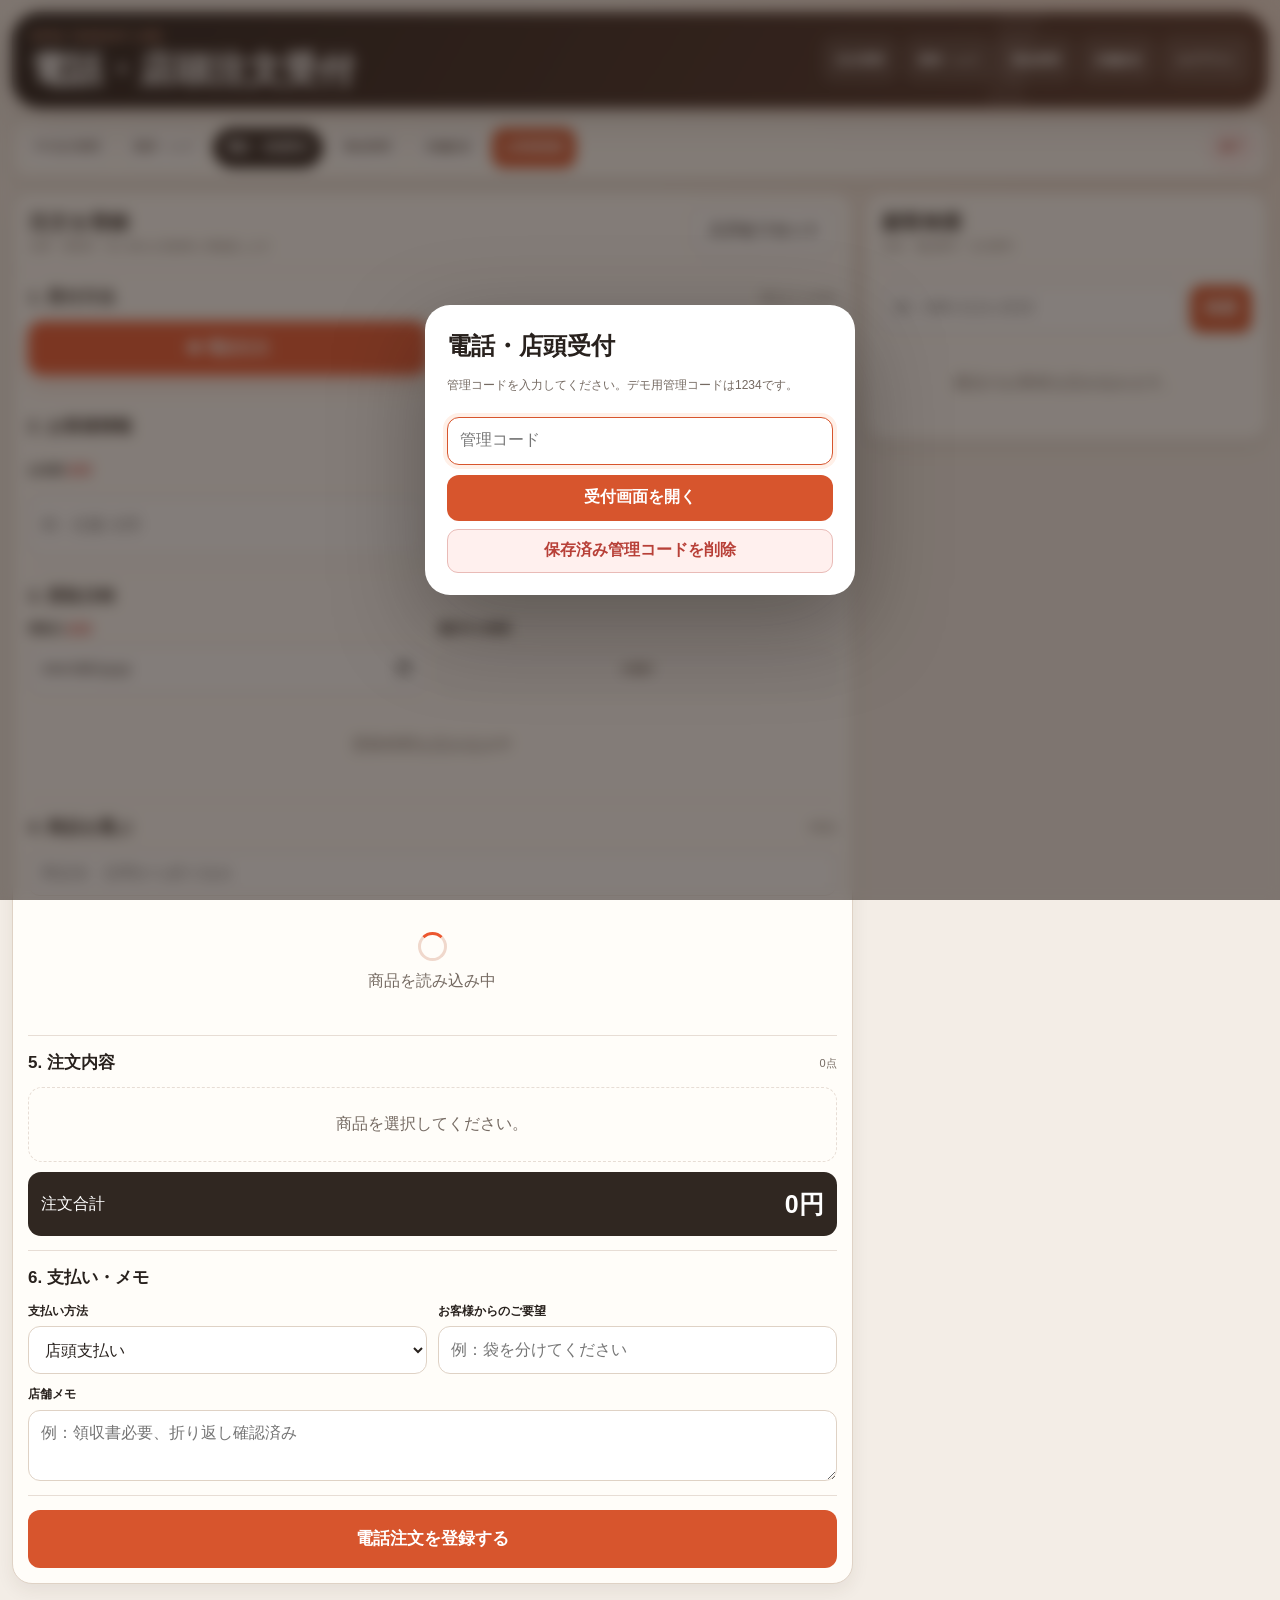
<file: owner-reception.html>
<!doctype html>
<html lang="ja">
<head>
  <meta charset="utf-8">
  <meta name="viewport" content="width=device-width, initial-scale=1, viewport-fit=cover">
  <meta name="theme-color" content="#f7f3ee">
  <title>DPRO テイクアウト 電話・店頭受付</title>
  <style>
    :root{
      --bg:#f7f3ee;--card:#fff;--ink:#302923;--sub:#756a62;--line:#e7ddd5;
      --accent:#ec572f;--accent-dark:#c94221;--accent-soft:#fff0e9;
      --green:#23865b;--green-soft:#e8f7ef;--blue:#2e70bd;--blue-soft:#eaf2fc;
      --amber:#9b6417;--amber-soft:#fff4dc;--red:#c9423b;--red-soft:#fff0ef;
      --shadow:0 12px 34px rgba(65,45,31,.09);--radius:20px
    }
    *{box-sizing:border-box}html,body{margin:0;min-height:100%;background:radial-gradient(circle at top right,#ffe8da 0,transparent 30%),var(--bg);color:var(--ink);font-family:-apple-system,BlinkMacSystemFont,"Segoe UI","Hiragino Kaku Gothic ProN","Yu Gothic",Meiryo,sans-serif;line-height:1.55}
    button,input,select,textarea{font:inherit}button{cursor:pointer;touch-action:manipulation}button:disabled{cursor:not-allowed;opacity:.52}
    .shell{width:min(1580px,100%);margin:0 auto;padding:14px 14px calc(24px + env(safe-area-inset-bottom))}
    .header{display:flex;align-items:center;justify-content:space-between;gap:14px;padding:17px 19px;border-radius:24px;color:#fff;background:linear-gradient(135deg,#ef643d,#c83e1d);box-shadow:var(--shadow)}
    .brand small{display:block;font-size:11px;font-weight:900;letter-spacing:.12em;opacity:.87}.brand h1{margin:3px 0 0;font-size:clamp(23px,3vw,34px);line-height:1.2}
    .header-actions{display:flex;gap:8px;flex-wrap:wrap;justify-content:flex-end}.header-button{min-height:44px;border:1px solid rgba(255,255,255,.36);border-radius:12px;color:#fff;background:rgba(255,255,255,.13);padding:9px 13px;font-weight:900}
    .workspace{display:grid;grid-template-columns:minmax(0,1.45fr) minmax(350px,.72fr);gap:14px;margin-top:14px;align-items:start}
    .panel{border:1px solid var(--line);border-radius:var(--radius);background:var(--card);box-shadow:var(--shadow);overflow:hidden}.panel-head{display:flex;align-items:center;justify-content:space-between;gap:12px;padding:14px 16px;border-bottom:1px solid var(--line)}.panel-head h2{margin:0;font-size:20px}.panel-head p{margin:0;color:var(--sub);font-size:11px}
    .panel-body{padding:15px}.section{padding:14px 0;border-bottom:1px solid var(--line)}.section:first-child{padding-top:0}.section:last-child{border-bottom:0;padding-bottom:0}.section-title{display:flex;align-items:center;justify-content:space-between;gap:10px;margin-bottom:10px}.section-title h3{margin:0;font-size:17px}.section-title span{color:var(--sub);font-size:11px}
    .channel-tabs{display:grid;grid-template-columns:1fr 1fr;gap:8px}.channel-tab{min-height:54px;border:1px solid var(--line);border-radius:14px;background:#fff;color:var(--ink);font-weight:900}.channel-tab.active{border-color:var(--accent);color:#fff;background:var(--accent);box-shadow:0 8px 20px rgba(236,87,47,.19)}
    .form-grid{display:grid;grid-template-columns:repeat(2,minmax(0,1fr));gap:11px}.field{display:grid;gap:6px}.field.full{grid-column:1/-1}.field label{font-size:12px;font-weight:900}.required{color:var(--red)}.help{color:var(--sub);font-size:10px}
    .input,.select,.textarea{width:100%;border:1px solid var(--line);border-radius:12px;background:#fff;color:var(--ink);padding:11px 12px;outline:none}.input:focus,.select:focus,.textarea:focus{border-color:var(--accent);box-shadow:0 0 0 4px var(--accent-soft)}
    .phone-row{display:grid;grid-template-columns:minmax(0,1fr) auto;gap:8px}.phone-normalized{display:grid;place-items:center;min-width:142px;border:1px solid var(--line);border-radius:12px;background:#faf8f6;color:var(--sub);padding:8px;font-size:11px;font-weight:800}
    .slots{display:grid;grid-template-columns:repeat(6,minmax(0,1fr));gap:7px}.slot{min-height:52px;border:1px solid var(--line);border-radius:12px;background:#fff;color:var(--ink);font-weight:900}.slot small{display:block;color:var(--sub);font-size:9px}.slot.active{border-color:var(--accent);color:#fff;background:var(--accent)}.slot:disabled{background:#f4f1ee;color:#b7aea8}
    .products{display:grid;grid-template-columns:repeat(3,minmax(0,1fr));gap:9px}.product{display:grid;grid-template-columns:64px minmax(0,1fr);gap:9px;min-height:102px;border:1px solid var(--line);border-radius:14px;background:#fff;padding:8px;text-align:left}.product:hover{border-color:#edb5a3}.product.soldout{opacity:.58}.product-image{width:64px;height:64px;border-radius:11px;overflow:hidden;background:linear-gradient(145deg,#fff0e4,#ffd5bd);display:grid;place-items:center;font-size:29px}.product-image img{width:100%;height:100%;object-fit:cover}.product h4{margin:0;font-size:13px}.product-meta{color:var(--sub);font-size:10px}.product-price{margin-top:4px;font-size:15px;font-weight:950}.stock{display:inline-block;margin-top:4px;border-radius:999px;padding:3px 6px;color:#176945;background:var(--green-soft);font-size:9px;font-weight:900}.stock.red{color:#9d302a;background:var(--red-soft)}
    .cart{display:grid;gap:8px}.cart-empty{padding:24px;border:1px dashed var(--line);border-radius:14px;color:var(--sub);text-align:center}.cart-row{display:grid;grid-template-columns:minmax(0,1fr) auto auto;gap:9px;align-items:center;padding:10px;border:1px solid var(--line);border-radius:13px;background:#fffaf7}.cart-name{font-weight:900}.cart-option{color:var(--sub);font-size:10px}.qty{display:flex;align-items:center;gap:7px}.qty button{width:34px;height:34px;border:1px solid var(--line);border-radius:9px;background:#fff;font-weight:950}.remove{width:36px;height:36px;border:1px solid #edc7c3;border-radius:9px;color:var(--red);background:var(--red-soft);font-weight:950}.cart-line-total{font-weight:950;white-space:nowrap}
    .total-box{display:flex;align-items:center;justify-content:space-between;gap:12px;margin-top:10px;padding:13px;border-radius:13px;background:#302721;color:#fff}.total-box strong{font-size:25px}
    .primary,.secondary,.danger{min-height:46px;border-radius:12px;padding:10px 15px;font-weight:900}.primary{border:0;color:#fff;background:var(--accent)}.primary.big{width:100%;min-height:58px;font-size:17px}.secondary{border:1px solid var(--line);color:var(--ink);background:#fff}.danger{border:1px solid #edc4c0;color:var(--red);background:var(--red-soft)}
    .side{position:sticky;top:12px}.search-row{display:grid;grid-template-columns:minmax(0,1fr) auto;gap:8px}.results{display:grid;gap:8px;margin-top:10px;max-height:330px;overflow:auto}.result-card{display:grid;grid-template-columns:minmax(0,1fr) auto;gap:8px;border:1px solid var(--line);border-radius:13px;background:#fff;padding:10px;text-align:left}.result-card.active{border-color:var(--accent);box-shadow:0 0 0 3px var(--accent-soft)}.result-card h4{margin:0;font-size:14px}.result-meta{color:var(--sub);font-size:10px}.count-pill{align-self:start;border-radius:999px;padding:5px 8px;background:var(--blue-soft);color:#245f9d;font-size:10px;font-weight:900}
    .customer-box{margin-top:12px;padding:12px;border:1px solid var(--line);border-radius:14px;background:#fffaf7}.customer-box h3{margin:0}.customer-stats{display:grid;grid-template-columns:repeat(2,1fr);gap:7px;margin-top:9px}.stat{padding:8px;border-radius:10px;background:#fff;text-align:center}.stat span{display:block;color:var(--sub);font-size:9px}.stat strong{font-size:17px}
    .history{display:grid;gap:8px;margin-top:10px}.history-card{padding:10px;border:1px solid var(--line);border-radius:12px;background:#fff}.history-head{display:flex;justify-content:space-between;gap:8px;font-size:11px}.history-items{margin-top:5px;color:var(--sub);font-size:10px}.reorder{width:100%;margin-top:8px;min-height:38px;border:1px solid #edb7a6;border-radius:10px;color:var(--accent-dark);background:var(--accent-soft);font-weight:900}
    .note-save{display:flex;gap:8px;margin-top:7px}.note-save .textarea{min-height:76px}.note-save button{flex:0 0 auto}
    .loading,.empty{padding:28px 14px;text-align:center;color:var(--sub)}.spinner{width:29px;height:29px;margin:0 auto 8px;border:3px solid #f0d8cc;border-top-color:var(--accent);border-radius:50%;animation:spin .8s linear infinite}@keyframes spin{to{transform:rotate(360deg)}}
    .overlay{position:fixed;z-index:100;inset:0;display:grid;place-items:center;padding:15px;background:rgba(42,32,27,.58);backdrop-filter:blur(7px)}.overlay.hidden{display:none}.modal{width:min(680px,100%);max-height:91vh;overflow:auto;border-radius:22px;background:#fff;box-shadow:0 22px 60px rgba(33,24,19,.28)}.modal-head{display:flex;align-items:center;justify-content:space-between;gap:10px;padding:16px;border-bottom:1px solid var(--line)}.modal-head h2{margin:0}.close{width:42px;height:42px;border:0;border-radius:50%;background:#f1eeeb;font-size:20px}.modal-body{padding:16px}.option-group{margin-bottom:12px}.option-group h3{margin:0 0 7px;font-size:14px}.option-choice{display:flex;align-items:center;justify-content:space-between;gap:9px;min-height:45px;margin-top:6px;padding:9px 11px;border:1px solid var(--line);border-radius:11px}.modal-qty{display:flex;align-items:center;justify-content:space-between;margin-top:12px;padding:11px;border:1px solid var(--line);border-radius:12px}.modal-qty-controls{display:flex;align-items:center;gap:12px}.modal-qty-controls button{width:39px;height:39px;border:1px solid var(--line);border-radius:10px;background:#fff;font-size:20px}.success-number{padding:15px;border:2px dashed #f0ac96;border-radius:15px;background:var(--accent-soft);color:var(--accent-dark);font-size:27px;font-weight:950;text-align:center}.success-summary{margin-top:12px;padding:12px;border:1px solid var(--line);border-radius:13px}.success-actions{display:grid;grid-template-columns:1fr 1fr;gap:8px;margin-top:12px}
    .login-card{width:min(430px,100%);padding:22px;border-radius:22px;background:#fff}.login-card h2{margin:0}.login-card p{color:var(--sub);font-size:12px}.login-card .input{margin:10px 0}.toast{position:fixed;z-index:260;left:50%;bottom:calc(20px + env(safe-area-inset-bottom));transform:translate(-50%,18px);width:min(calc(100% - 28px),720px);padding:13px 15px;border-radius:13px;color:#fff;background:#302721;text-align:center;font-size:13px;font-weight:900;opacity:0;pointer-events:none;transition:.23s;box-shadow:var(--shadow)}.toast.show{opacity:1;transform:translate(-50%,0)}.toast.error{background:var(--red)}
    .footer{padding:16px 0 2px;color:#988b83;text-align:center;font-size:10px}
    @media(max-width:1120px){.workspace{grid-template-columns:1fr}.side{position:static}.products{grid-template-columns:repeat(2,minmax(0,1fr))}.slots{grid-template-columns:repeat(4,minmax(0,1fr))}}
    @media(max-width:700px){.shell{padding:8px}.header{align-items:flex-start;flex-direction:column;border-radius:18px}.header-actions{justify-content:flex-start}.form-grid{grid-template-columns:1fr}.field.full{grid-column:auto}.products{grid-template-columns:1fr}.slots{grid-template-columns:repeat(3,minmax(0,1fr))}.phone-row{grid-template-columns:1fr}.success-actions{grid-template-columns:1fr}}
  
    /* STEP TAKEOUT-10 LINE文面編集 */
    .line-message-overlay{
      position:fixed;z-index:180;inset:0;display:grid;place-items:center;
      padding:18px;background:rgba(44,34,28,.62);backdrop-filter:blur(8px)
    }
    .line-message-overlay.hidden{display:none}
    .line-message-modal{width:min(780px,100%);max-height:92vh;overflow:auto;border-radius:24px;background:#fff;box-shadow:0 26px 80px rgba(28,20,16,.34)}
    .line-message-head{display:flex;align-items:flex-start;justify-content:space-between;gap:14px;padding:18px 20px;border-bottom:1px solid var(--line,#eadfd8)}
    .line-message-head small{display:block;color:var(--accent,#ef572f);font-size:10px;font-weight:950;letter-spacing:.08em}
    .line-message-head h2{margin:3px 0 0;font-size:23px}
    .line-message-close{width:43px;height:43px;flex:none;border:0;border-radius:50%;background:#f1eeeb;font-size:21px}
    .line-message-body{padding:18px 20px}
    .line-message-summary{display:grid;grid-template-columns:minmax(0,1fr) auto;gap:10px;padding:13px 14px;border:1px solid var(--line,#eadfd8);border-radius:14px;background:#fffaf7}
    .line-message-summary strong{font-size:15px}.line-message-summary span{color:var(--sub,#756a64);font-size:11px;line-height:1.6}
    .line-message-label{margin:15px 0 7px;font-size:12px;font-weight:950}
    .line-message-chips{display:flex;gap:7px;flex-wrap:wrap}
    .line-message-chip{border:1px solid var(--line,#eadfd8);border-radius:999px;background:#fff;padding:8px 11px;color:var(--sub,#655b55);font-size:11px;font-weight:900}
    .line-message-chip.active{border-color:var(--accent,#ef572f);color:#fff;background:var(--accent,#ef572f)}
    .line-message-text{width:100%;min-height:310px;margin-top:10px;padding:15px;border:2px solid #d9e3ff;border-radius:16px;background:#fff;color:var(--ink,#241f1b);font:inherit;font-size:14px;line-height:1.75;resize:vertical;outline:none}
    .line-message-text:focus{border-color:#2d65d8;box-shadow:0 0 0 4px rgba(45,101,216,.11)}
    .line-message-help{margin:8px 0 0;color:var(--sub,#756a64);font-size:11px}
    .line-message-footer{display:grid;grid-template-columns:auto auto minmax(180px,1fr);gap:8px;padding:14px 20px 18px;border-top:1px solid var(--line,#eadfd8)}
    .line-message-footer button{min-height:46px;border-radius:12px;padding:10px 14px;font-weight:950}
    .line-message-secondary{border:1px solid var(--line,#eadfd8);background:#fff;color:var(--ink,#241f1b)}
    .line-message-copy{border:0;background:#24459a;color:#fff;transition:.18s ease}
    .line-message-copy.copied{background:#168654;box-shadow:0 8px 20px rgba(22,134,84,.22)}
    .line-message-copy:disabled{cursor:default;opacity:1}
    .line-message-copy-status{
      display:none;margin:10px 0 0;padding:11px 13px;border:1px solid #a8ddc4;
      border-radius:12px;color:#12653f;background:#eaf8f1;font-size:12px;
      font-weight:900;line-height:1.5
    }
    .line-message-copy-status.show{display:block}
    .line-message-open{border:1px solid #d7c8be;border-radius:9px;background:#fff;color:#7a4b38;padding:7px 10px;font-size:11px;font-weight:950}
    @media(max-width:640px){
      .line-message-overlay{padding:0;align-items:end}.line-message-modal{max-height:96vh;border-radius:22px 22px 0 0}
      .line-message-summary{grid-template-columns:1fr}.line-message-text{min-height:300px}
      .line-message-footer{grid-template-columns:1fr 1fr}.line-message-copy{grid-column:1/-1}
    }

  </style>
  <link rel="stylesheet" href="./takeout-owner-next.css?v=takeout-16">
</head>
<body>
  <div id="dpro-product-demo-banner" style="display:none;position:sticky;top:0;z-index:99999;padding:10px 14px;text-align:center;background:#fff2e9;border-bottom:1px solid #f2b99f;color:#9a3412;font-size:12px;font-weight:900;">
    製品紹介用デモです。画面は確認できますが、注文・変更・更新・削除は実行されません。
  </div>
  <script>
  (() => {
    const params = new URLSearchParams(location.search);
    const isEmbedDemo = params.get("embed_demo") === "1" || params.get("preview") === "1";
    window.DPRO_TAKEOUT_EMBED_DEMO = isEmbedDemo;

    if (!isEmbedDemo) return;

      sessionStorage.setItem("takeout_admin_key", "1234");

    window.addEventListener("DOMContentLoaded", () => {
      const banner = document.getElementById("dpro-product-demo-banner");
      if (banner) banner.style.display = "block";

      const possibleInputs = [
        document.getElementById("adminKeyInput"),
        document.querySelector('input[name="admin_key"]'),
        document.querySelector('input[type="password"]')
      ].filter(Boolean);

      possibleInputs.forEach(input => {
        if (!input.value) input.value = "1234";
      });
    });

    const originalFetch = window.fetch.bind(window);
    window.fetch = async function(resource, options = {}) {
      const method = String(options.method || "GET").toUpperCase();

      if (window.DPRO_TAKEOUT_EMBED_DEMO && !["GET", "HEAD"].includes(method)) {
        return new Response(JSON.stringify({
          ok: false,
          error: "製品紹介用デモでは更新操作は実行されません。"
        }), {
          status: 403,
          headers: { "Content-Type": "application/json" }
        });
      }

      return originalFetch(resource, options);
    };
  })();
  </script>

  <div id="loginOverlay" class="overlay">
    <form id="loginForm" class="login-card">
      <h2>電話・店頭受付</h2>
      <p>管理コードを入力してください。デモ用管理コードは1234です。</p>
      <input id="adminKeyInput" class="input" type="password" inputmode="numeric" autocomplete="current-password" placeholder="管理コード">
      <button class="primary" type="submit" style="width:100%">受付画面を開く</button>
    </form>
  </div>

  <main class="shell">
    <header class="header">
      <div class="brand"><small>DPRO TAKEOUT LINE</small><h1 id="shopName">電話・店頭注文受付</h1></div>
      <div class="header-actions">
        <button id="ordersButton" class="header-button" type="button">注文管理</button>
        <button id="ipadButton" class="header-button" type="button">厨房・レジ</button>
        <button id="productsButton" class="header-button" type="button">商品管理</button>
        <button id="settingsButton" class="header-button" type="button">店舗設定</button>
        <button id="logoutButton" class="header-button" type="button">ログアウト</button>
      </div>
    </header>

    <div class="workspace">
      <section class="panel">
        <div class="panel-head"><div><h2>注文を登録</h2><p>在庫・受取枠・売り切れを登録時に再確認します</p></div><button id="resetButton" class="secondary" type="button">入力をリセット</button></div>
        <div class="panel-body">
          <section class="section">
            <div class="section-title"><h3>1. 受付方法</h3><span>電話または店頭</span></div>
            <div class="channel-tabs">
              <button class="channel-tab active" type="button" data-channel="phone">☎ 電話注文</button>
              <button class="channel-tab" type="button" data-channel="counter">🏪 店頭注文</button>
            </div>
          </section>

          <section class="section">
            <div class="section-title"><h3>2. お客様情報</h3><button id="newCustomerButton" class="secondary" type="button">新規入力</button></div>
            <div class="form-grid">
              <div class="field"><label for="customerName">お名前 <span class="required">必須</span></label><input id="customerName" class="input" maxlength="80" placeholder="例：佐藤 太郎"></div>
              <div class="field"><label for="customerPhone">電話番号 <span id="phoneRequired" class="required">必須</span></label><div class="phone-row"><input id="customerPhone" class="input" inputmode="tel" maxlength="30" placeholder="例：090-1111-2222"><span id="normalizedPhone" class="phone-normalized">正規化：未入力</span></div><span id="phoneHelp" class="help">表記が違っても同じ電話番号として検索します。</span></div>
            </div>
          </section>

          <section class="section">
            <div class="section-title"><h3>3. 受取日時</h3><span id="closedMessage"></span></div>
            <div class="form-grid">
              <div class="field"><label for="pickupDate">受取日 <span class="required">必須</span></label><input id="pickupDate" class="input" type="date"></div>
              <div class="field"><label>選択中の時間</label><div id="selectedTimeDisplay" class="phone-normalized" style="min-height:48px">未選択</div></div>
              <div class="field full"><div id="slots" class="slots"><div class="loading" style="grid-column:1/-1">受取時間を読み込み中</div></div></div>
            </div>
          </section>

          <section class="section">
            <div class="section-title"><h3>4. 商品を選ぶ</h3><span id="productCount">0商品</span></div>
            <div id="products" class="products"><div class="loading" style="grid-column:1/-1"><div class="spinner"></div>商品を読み込み中</div></div>
          </section>

          <section class="section">
            <div class="section-title"><h3>5. 注文内容</h3><span id="cartCount">0点</span></div>
            <div id="cart" class="cart"><div class="cart-empty">商品を選択してください。</div></div>
            <div class="total-box"><span>注文合計</span><strong id="totalAmount">0円</strong></div>
          </section>

          <section class="section">
            <div class="section-title"><h3>6. 支払い・メモ</h3></div>
            <div class="form-grid">
              <div class="field"><label for="paymentMethod">支払い方法</label><select id="paymentMethod" class="select"><option>店頭支払い</option><option>現金</option><option>クレジットカード</option><option>QRコード決済</option><option>支払い済み</option></select></div>
              <div class="field"><label for="customerNote">お客様からのご要望</label><input id="customerNote" class="input" maxlength="500" placeholder="例：袋を分けてください"></div>
              <div class="field full"><label for="shopNote">店舗メモ</label><textarea id="shopNote" class="textarea" maxlength="1000" rows="2" placeholder="例：領収書必要、折り返し確認済み"></textarea></div>
            </div>
          </section>

          <section class="section">
            <button id="createOrderButton" class="primary big" type="button">電話注文を登録する</button>
          </section>
        </div>
      </section>

      <aside class="panel side">
        <div class="panel-head"><div><h2>顧客検索</h2><p>名前・電話番号・注文番号</p></div></div>
        <div class="panel-body">
          <div class="search-row"><input id="customerSearch" class="input" type="search" placeholder="例：090-1111-2222"><button id="searchButton" class="primary" type="button">検索</button></div>
          <div id="searchResults" class="results"><div class="empty">最近のお客様を読み込みます。</div></div>
          <div id="customerDetail"></div>
        </div>
      </aside>
    </div>

    <footer class="footer">STEP TAKEOUT-16 / TAKEOUT-16-OWNER-UNIFIED-20260721</footer>
  </main>

  <div id="optionOverlay" class="overlay hidden">
    <div class="modal">
      <div class="modal-head"><h2 id="optionTitle">商品を追加</h2><button id="optionClose" class="close" type="button">×</button></div>
      <div class="modal-body">
        <div id="optionGroups"></div>
        <div class="modal-qty"><strong>数量</strong><div class="modal-qty-controls"><button id="optionMinus" type="button">−</button><strong id="optionQuantity">1</strong><button id="optionPlus" type="button">＋</button></div></div>
        <div class="total-box"><span>追加金額</span><strong id="optionTotal">0円</strong></div>
        <button id="optionAdd" class="primary big" type="button" style="margin-top:12px">カートに追加</button>
      </div>
    </div>
  </div>

  <div id="successOverlay" class="overlay hidden">
    <div class="modal">
      <div class="modal-head"><h2>注文を登録しました</h2><button id="successClose" class="close" type="button">×</button></div>
      <div class="modal-body">
        <div id="successNumber" class="success-number"></div>
        <div id="successSummary" class="success-summary"></div>
        <div class="success-actions"><button id="copyMessageButton" class="primary" type="button">LINE文面を開く</button><button id="openOrdersButton" class="secondary" type="button">注文管理を開く</button></div>
        <button id="nextOrderButton" class="secondary" type="button" style="width:100%;margin-top:8px">続けて新しい注文を登録</button>
      </div>
    </div>
  </div>


  <div id="lineMessageOverlay" class="line-message-overlay hidden" aria-hidden="true">
    <div class="line-message-modal" role="dialog" aria-modal="true" aria-labelledby="lineMessageTitle">
      <div class="line-message-head">
        <div><small>DPRO TAKEOUT LINE</small><h2 id="lineMessageTitle">LINE文面を編集</h2></div>
        <button id="lineMessageClose" class="line-message-close" type="button" aria-label="閉じる">×</button>
      </div>
      <div class="line-message-body">
        <div id="lineMessageSummary" class="line-message-summary"></div>
        <div class="line-message-label">文面の種類</div>
        <div id="lineMessageTemplates" class="line-message-chips"></div>
        <div class="line-message-label">文面を整える</div>
        <div id="lineMessageTones" class="line-message-chips">
          <button class="line-message-chip active" type="button" data-line-tone="normal">標準</button>
          <button class="line-message-chip" type="button" data-line-tone="soft">やわらかめ</button>
          <button class="line-message-chip" type="button" data-line-tone="short">短め</button>
          <button class="line-message-chip" type="button" data-line-tone="polite">丁寧</button>
        </div>
        <textarea id="lineMessageText" class="line-message-text" maxlength="4000"></textarea>
        <p class="line-message-help">この場で文面を直してからコピーできます。LINE公式チャットへ貼り付けて送信してください。</p>
        <div id="lineMessageCopyStatus"
             class="line-message-copy-status"
             role="status"
             aria-live="polite">
          ✓ コピーしました。LINE公式チャットに貼り付けできます。
        </div>
      </div>
      <div class="line-message-footer">
        <button id="lineMessageCancel" class="line-message-secondary" type="button">閉じる</button>
        <button id="lineMessageReset" class="line-message-secondary" type="button">最初の文面に戻す</button>
        <button id="lineMessageCopy" class="line-message-copy" type="button">編集後の文面をコピー</button>
      </div>
    </div>
  </div>

  <div id="toast" class="toast"></div>
  <script src="./config.js"></script>
  <script>
    (() => {
      "use strict";
      const config={VERSION:"TAKEOUT-10-R1-COPY-ACTION-FEEDBACK-20260712",SHOP_CODE:"takeout_demo",API_BASE_URL:"https://dpro-takeout-line-api.dpromstk2000.workers.dev",ADMIN_KEY:"1234",...(window.DPRO_TAKEOUT_CONFIG||{})};
      const state={adminKey:sessionStorage.getItem("takeout_admin_key")||"",shop:null,settings:null,channel:"phone",date:"",time:"",products:[],slots:[],cart:[],selectedProduct:null,optionQuantity:1,selectedCustomer:null,customerDetail:null,lastSuccess:null,loading:false};
      const yen=new Intl.NumberFormat("ja-JP");
      const el={loginOverlay:document.getElementById("loginOverlay"),loginForm:document.getElementById("loginForm"),adminKeyInput:document.getElementById("adminKeyInput"),shopName:document.getElementById("shopName"),ordersButton:document.getElementById("ordersButton"),ipadButton:document.getElementById("ipadButton"),productsButton:document.getElementById("productsButton"),settingsButton:document.getElementById("settingsButton"),logoutButton:document.getElementById("logoutButton"),resetButton:document.getElementById("resetButton"),newCustomerButton:document.getElementById("newCustomerButton"),customerName:document.getElementById("customerName"),customerPhone:document.getElementById("customerPhone"),normalizedPhone:document.getElementById("normalizedPhone"),phoneRequired:document.getElementById("phoneRequired"),phoneHelp:document.getElementById("phoneHelp"),pickupDate:document.getElementById("pickupDate"),selectedTimeDisplay:document.getElementById("selectedTimeDisplay"),closedMessage:document.getElementById("closedMessage"),slots:document.getElementById("slots"),products:document.getElementById("products"),productCount:document.getElementById("productCount"),cart:document.getElementById("cart"),cartCount:document.getElementById("cartCount"),totalAmount:document.getElementById("totalAmount"),paymentMethod:document.getElementById("paymentMethod"),customerNote:document.getElementById("customerNote"),shopNote:document.getElementById("shopNote"),createOrderButton:document.getElementById("createOrderButton"),customerSearch:document.getElementById("customerSearch"),searchButton:document.getElementById("searchButton"),searchResults:document.getElementById("searchResults"),customerDetail:document.getElementById("customerDetail"),optionOverlay:document.getElementById("optionOverlay"),optionTitle:document.getElementById("optionTitle"),optionClose:document.getElementById("optionClose"),optionGroups:document.getElementById("optionGroups"),optionMinus:document.getElementById("optionMinus"),optionPlus:document.getElementById("optionPlus"),optionQuantity:document.getElementById("optionQuantity"),optionTotal:document.getElementById("optionTotal"),optionAdd:document.getElementById("optionAdd"),successOverlay:document.getElementById("successOverlay"),successClose:document.getElementById("successClose"),successNumber:document.getElementById("successNumber"),successSummary:document.getElementById("successSummary"),copyMessageButton:document.getElementById("copyMessageButton"),openOrdersButton:document.getElementById("openOrdersButton"),nextOrderButton:document.getElementById("nextOrderButton"),toast:document.getElementById("toast")};

      function apiUrl(path,params={}){const url=new URL(String(config.API_BASE_URL).replace(/\/+$/,"")+path);Object.entries(params).forEach(([k,v])=>{if(v!==undefined&&v!==null&&v!=="")url.searchParams.set(k,String(v))});return url.toString()}
      async function api(path,options={},params={}){const response=await fetch(apiUrl(path,params),{...options,headers:{"Content-Type":"application/json","X-Admin-Key":state.adminKey,...(options.headers||{})}});const data=await response.json().catch(()=>null);if(!response.ok||!data?.ok){const error=new Error(data?.message||`通信に失敗しました（${response.status}）`);error.status=response.status;throw error}return data}
      async function publicApi(path,params={}){const response=await fetch(apiUrl(path,params));const data=await response.json().catch(()=>null);if(!response.ok||!data?.ok)throw new Error(data?.message||"情報を読み込めませんでした。");return data}
      function esc(v){return String(v??"").replaceAll("&","&amp;").replaceAll("<","&lt;").replaceAll(">","&gt;").replaceAll('"',"&quot;").replaceAll("'","&#039;")}
      function money(v){return `${yen.format(Number(v||0))}円`}
      function normalizePhone(value){let n=String(value||"").trim().normalize("NFKC").replace(/[^\d+]/g,"");if(n.startsWith("+81"))n=`0${n.slice(3)}`;else if(n.startsWith("0081"))n=`0${n.slice(4)}`;return n.replace(/\D/g,"")}
      function today(){return new Intl.DateTimeFormat("en-CA",{timeZone:"Asia/Tokyo",year:"numeric",month:"2-digit",day:"2-digit"}).format(new Date())}
      function addDays(dateString,days){const [y,m,d]=dateString.split("-").map(Number);const dt=new Date(Date.UTC(y,m-1,d+days));return `${dt.getUTCFullYear()}-${String(dt.getUTCMonth()+1).padStart(2,"0")}-${String(dt.getUTCDate()).padStart(2,"0")}`}
      function dateLabel(ds){const [y,m,d]=ds.split("-").map(Number);const wd=["日","月","火","水","木","金","土"][new Date(Date.UTC(y,m-1,d)).getUTCDay()];return `${y}年${m}月${d}日（${wd}）`}
      function emoji(category=""){if(category.includes("カレー"))return"🍛";if(category.includes("丼"))return"🍚";if(category.includes("飲"))return"🥤";return"🍱"}
      function toast(message,type="normal"){el.toast.textContent=message;el.toast.className=`toast show${type==="error"?" error":""}`;clearTimeout(toast.timer);toast.timer=setTimeout(()=>el.toast.className="toast",2700)}
      function statusLabel(status){return {received:"受付済み",confirmed:"確認済み",cooking_wait:"調理待ち",cooking:"調理中",ready:"受取待ち",picked_up:"受取済み",cancelled:"キャンセル",contact_required:"連絡待ち",no_show:"未受取"}[status]||status}
      function channelLabel(channel){return {line:"LINE",phone:"電話",counter:"店頭",admin:"店舗"}[channel]||"店舗"}
      function open(node){node.classList.remove("hidden")}function close(node){node.classList.add("hidden")}

      async function initializeData(){
        const [shopData,settingsData]=await Promise.all([publicApi("/api/shop",{shop_code:config.SHOP_CODE}),publicApi("/api/settings",{shop_code:config.SHOP_CODE})]);
        state.shop=shopData.shop;state.settings=settingsData.settings;lineMessageState.shopName=state.shop.shop_name;el.shopName.textContent=`${state.shop.shop_name}｜電話・店頭受付`;
        const paymentMethods=Array.isArray(state.settings.payment_methods)&&state.settings.payment_methods.length?state.settings.payment_methods:[state.settings.payment_method||"店頭支払い"];
        el.paymentMethod.innerHTML=paymentMethods.map(method=>`<option value="${esc(method)}">${esc(method)}</option>`).join("");
        el.paymentMethod.value=state.settings.payment_method||paymentMethods[0];
        state.date=today();el.pickupDate.min=state.date;el.pickupDate.max=addDays(state.date,Number(state.settings.max_reservation_days||14));el.pickupDate.value=state.date;
        await Promise.all([loadSchedule(),searchCustomers("")]);el.loginOverlay.classList.add("hidden")
      }

      async function loadSchedule(){
        state.time="";el.selectedTimeDisplay.textContent="未選択";el.closedMessage.textContent="";el.slots.innerHTML='<div class="loading" style="grid-column:1/-1"><div class="spinner"></div>受取時間を読み込み中</div>';el.products.innerHTML='<div class="loading" style="grid-column:1/-1"><div class="spinner"></div>商品を読み込み中</div>';
        try{
          const [slotData,productData]=await Promise.all([publicApi("/api/time-slots",{shop_code:config.SHOP_CODE,date:state.date}),publicApi("/api/products",{shop_code:config.SHOP_CODE,date:state.date})]);
          state.slots=slotData.slots||[];state.products=productData.products||[];
          if(slotData.is_closed){el.closedMessage.textContent=slotData.closed_reason||"休業日";el.slots.innerHTML=`<div class="empty" style="grid-column:1/-1">${esc(dateLabel(state.date))}は${esc(slotData.closed_reason||"休業日")}です。</div>`}
          else if(!state.slots.length){el.slots.innerHTML='<div class="empty" style="grid-column:1/-1">受付可能な時間がありません。</div>'}
          else el.slots.innerHTML=state.slots.map(s=>`<button class="slot" type="button" data-time="${esc(s.pickup_time)}" ${s.available?"":"disabled"}>${esc(s.pickup_time)}<small>${s.available?(s.remaining<=3?`残り${s.remaining}枠`:"受付中"):esc(s.reason||"受付不可")}</small></button>`).join("");
          renderProducts();removeUnavailableCartItems();
        }catch(error){el.slots.innerHTML=`<div class="empty" style="grid-column:1/-1">${esc(error.message)}</div>`;el.products.innerHTML=`<div class="empty" style="grid-column:1/-1">${esc(error.message)}</div>`;toast(error.message,"error")}
      }

      function renderProducts(){
        el.productCount.textContent=`${state.products.length}商品`;
        if(!state.products.length){el.products.innerHTML='<div class="empty" style="grid-column:1/-1">この日に販売する商品はありません。</div>';return}
        el.products.innerHTML=state.products.map(p=>`<button class="product${p.is_sold_out?" soldout":""}" type="button" data-product-id="${p.id}" ${p.is_sold_out?"disabled":""}>
          <div class="product-image">${p.image_url?`<img src="${esc(p.image_url)}" alt="${esc(p.product_name)}">`:emoji(p.category)}</div>
          <div><h4>${esc(p.product_name)}</h4><div class="product-meta">${esc(p.description||"")}</div><div class="product-price">${money(p.price)}</div><span class="stock${p.is_sold_out?" red":""}">${esc(p.stock_label||"在庫あり")}</span></div>
        </button>`).join("")
      }

      function removeUnavailableCartItems(){
        const ids=new Set(state.products.filter(p=>!p.is_sold_out).map(p=>p.id));const before=state.cart.length;state.cart=state.cart.filter(line=>ids.has(line.product_id));if(before!==state.cart.length)toast("販売できない商品をカートから外しました。");renderCart()
      }

      function openProduct(product){
        state.selectedProduct=product;state.optionQuantity=1;el.optionTitle.textContent=product.product_name;
        const groups=new Map();for(const option of product.options||[]){const list=groups.get(option.option_group)||[];list.push(option);groups.set(option.option_group,list)}
        el.optionGroups.innerHTML=[...groups.entries()].map(([group,options])=>`<div class="option-group"><h3>${esc(group)}</h3><label class="option-choice"><span><input type="radio" name="option-${esc(group)}" value="" checked> 選択なし</span><strong>＋0円</strong></label>${options.map(o=>`<label class="option-choice"><span><input type="radio" name="option-${esc(group)}" value="${o.id}"> ${esc(o.option_name)}</span><strong>＋${money(o.additional_price)}</strong></label>`).join("")}</div>`).join("")||'<div class="empty">オプションはありません。</div>';
        el.optionQuantity.textContent="1";updateOptionTotal();open(el.optionOverlay)
      }

      function selectedOptionIds(){return [...el.optionGroups.querySelectorAll('input[type="radio"]:checked')].map(x=>x.value).filter(Boolean)}
      function updateOptionTotal(){if(!state.selectedProduct)return;const selected=new Set(selectedOptionIds());const optionTotal=(state.selectedProduct.options||[]).filter(o=>selected.has(o.id)).reduce((sum,o)=>sum+Number(o.additional_price||0),0);el.optionQuantity.textContent=String(state.optionQuantity);el.optionTotal.textContent=money((Number(state.selectedProduct.price)+optionTotal)*state.optionQuantity)}
      function addSelectedProduct(){
        const p=state.selectedProduct;if(!p)return;const optionIds=selectedOptionIds().sort();const selectedOptions=(p.options||[]).filter(o=>optionIds.includes(o.id));const key=`${p.id}|${optionIds.join(",")}`;const existing=state.cart.find(line=>line.key===key);
        if(existing)existing.quantity=Math.min(50,existing.quantity+state.optionQuantity);else state.cart.push({key,product_id:p.id,product_name:p.product_name,unit_price:Number(p.price),quantity:state.optionQuantity,option_ids:optionIds,option_summary:selectedOptions.map(o=>o.option_name).join("、"),option_price:selectedOptions.reduce((sum,o)=>sum+Number(o.additional_price||0),0)});
        close(el.optionOverlay);renderCart();toast(`${p.product_name}を追加しました。`)
      }

      function renderCart(){
        const count=state.cart.reduce((s,x)=>s+x.quantity,0);el.cartCount.textContent=`${count}点`;
        if(!state.cart.length)el.cart.innerHTML='<div class="cart-empty">商品を選択してください。</div>';
        else el.cart.innerHTML=state.cart.map((line,i)=>`<div class="cart-row" data-cart-index="${i}"><div><div class="cart-name">${esc(line.product_name)}</div><div class="cart-option">${esc(line.option_summary||"オプションなし")}</div></div><div><div class="qty"><button type="button" data-qty="-1">−</button><strong>${line.quantity}</strong><button type="button" data-qty="1">＋</button></div><div class="cart-line-total">${money((line.unit_price+line.option_price)*line.quantity)}</div></div><button class="remove" type="button" data-remove="1">×</button></div>`).join("");
        el.totalAmount.textContent=money(state.cart.reduce((sum,line)=>sum+(line.unit_price+line.option_price)*line.quantity,0))
      }

      function setChannel(channel){
        state.channel=channel;document.querySelectorAll("[data-channel]").forEach(b=>b.classList.toggle("active",b.dataset.channel===channel));const phoneRequired=channel==="phone";el.phoneRequired.style.display=phoneRequired?"inline":"none";el.phoneHelp.textContent=phoneRequired?"電話注文では電話番号が必須です。表記違いも同じ番号として検索します。":"店頭注文は電話番号なしでも登録できます。";el.createOrderButton.textContent=channel==="phone"?"電話注文を登録する":"店頭注文を登録する"
      }

      function updateNormalizedPhone(){const normalized=normalizePhone(el.customerPhone.value);el.normalizedPhone.textContent=normalized?`正規化：${normalized}`:"正規化：未入力"}
      function clearCustomer(){state.selectedCustomer=null;state.customerDetail=null;el.customerName.value="";el.customerPhone.value="";updateNormalizedPhone();el.customerDetail.innerHTML="";document.querySelectorAll(".result-card").forEach(x=>x.classList.remove("active"))}

      async function searchCustomers(query){
        el.searchResults.innerHTML='<div class="loading"><div class="spinner"></div>顧客を検索中</div>';
        try{const data=await api("/api/admin/customers",{}, {shop_code:config.SHOP_CODE,query,limit:30});const customers=data.customers||[];if(!customers.length){el.searchResults.innerHTML='<div class="empty">該当するお客様はいません。</div>';return}
          el.searchResults.innerHTML=customers.map(c=>`<button class="result-card${state.selectedCustomer?.id===c.id?" active":""}" type="button" data-customer-id="${c.id}"><div><h4>${esc(c.customer_name)}</h4><div class="result-meta">${esc(c.phone||"電話番号なし")}・最終 ${c.last_order?.pickup_date?esc(c.last_order.pickup_date):"注文なし"}</div></div><span class="count-pill">${Number(c.order_count||0)}回</span></button>`).join("")
        }catch(error){el.searchResults.innerHTML=`<div class="empty">${esc(error.message)}</div>`;toast(error.message,"error");if(error.status===401){state.adminKey="";sessionStorage.removeItem("takeout_admin_key");el.loginOverlay.classList.remove("hidden");throw error}}
      }

      async function selectCustomer(id){
        try{const data=await api("/api/admin/customers/detail",{}, {shop_code:config.SHOP_CODE,customer_id:id,limit:20});state.selectedCustomer=data.customer;state.customerDetail=data;el.customerName.value=data.customer.customer_name||"";el.customerPhone.value=data.customer.phone||"";updateNormalizedPhone();renderCustomerDetail();document.querySelectorAll(".result-card").forEach(x=>x.classList.toggle("active",x.dataset.customerId===id))}
        catch(error){toast(error.message,"error")}
      }

      function renderCustomerDetail(){
        const d=state.customerDetail;if(!d){el.customerDetail.innerHTML="";return}
        const c=d.customer;el.customerDetail.innerHTML=`<div class="customer-box"><h3>${esc(c.customer_name)}</h3><div class="result-meta">${esc(c.phone||"電話番号なし")}</div><div class="customer-stats"><div class="stat"><span>注文回数</span><strong>${Number(c.order_count||0)}回</strong></div><div class="stat"><span>累計</span><strong>${money(c.total_spent)}</strong></div></div><div class="note-save"><textarea id="customerMemo" class="textarea" maxlength="2000" placeholder="顧客メモ">${esc(c.note||"")}</textarea><button id="saveCustomerMemo" class="secondary" type="button">保存</button></div><div class="section-title" style="margin-top:12px"><h3>最近の注文</h3><span>${(d.orders||[]).length}件</span></div><div class="history">${(d.orders||[]).slice(0,8).map(o=>`<div class="history-card"><div class="history-head"><strong>${esc(o.order_number)}</strong><span>${esc(statusLabel(o.status))}</span></div><div class="result-meta">${esc(o.pickup_date)} ${esc(o.pickup_time)}・${esc(channelLabel(o.order_channel))}・${money(o.total_amount)}</div><div class="history-items">${(o.items||[]).map(i=>`${esc(i.product_name)} ×${i.quantity}${i.option_summary?`（${esc(i.option_summary)}）`:""}`).join("<br>")}</div><button class="reorder" type="button" data-reorder-id="${o.id}">この内容を注文へセット</button></div>`).join("")||'<div class="empty">注文履歴はありません。</div>'}</div></div>`;
      }

      function setPreviousOrder(orderId){
        const order=state.customerDetail?.orders?.find(o=>o.id===orderId);if(!order)return;
        const newCart=[];let skipped=0;for(const item of order.items||[]){const p=state.products.find(x=>x.id===item.product_id&&!x.is_sold_out);if(!p){skipped++;continue}const validOptions=(item.option_ids||[]).filter(id=>(p.options||[]).some(o=>o.id===id));const selectedOptions=(p.options||[]).filter(o=>validOptions.includes(o.id));const key=`${p.id}|${[...validOptions].sort().join(",")}`;newCart.push({key,product_id:p.id,product_name:p.product_name,unit_price:Number(p.price),quantity:Number(item.quantity||1),option_ids:validOptions,option_summary:selectedOptions.map(o=>o.option_name).join("、"),option_price:selectedOptions.reduce((s,o)=>s+Number(o.additional_price||0),0)})}
        state.cart=newCart;renderCart();el.customerNote.value=order.customer_note||"";toast(skipped?`${newCart.length}商品をセットし、販売できない${skipped}商品を除外しました。`:`${newCart.length}商品を前回内容からセットしました。`)
      }

      async function saveCustomerMemo(){
        if(!state.selectedCustomer)return;const note=document.getElementById("customerMemo")?.value.trim()||"";
        try{await api("/api/admin/customers/note",{method:"PATCH",body:JSON.stringify({shop_code:config.SHOP_CODE,customer_id:state.selectedCustomer.id,note})});state.selectedCustomer.note=note;toast("顧客メモを保存しました。")}
        catch(error){toast(error.message,"error")}
      }

      async function createOrder(){
        const name=el.customerName.value.trim();const phone=el.customerPhone.value.trim();const normalized=normalizePhone(phone);
        if(!name){toast("お名前を入力してください。","error");el.customerName.focus();return}
        if(state.channel==="phone"&&!/^\d{10,11}$/.test(normalized)){toast("電話番号を正しく入力してください。","error");el.customerPhone.focus();return}
        if(state.channel==="counter"&&normalized&&!/^\d{10,11}$/.test(normalized)){toast("電話番号を入力する場合は正しく入力してください。","error");return}
        if(!state.time){toast("受取時間を選択してください。","error");return}
        if(!state.cart.length){toast("商品を1点以上選択してください。","error");return}
        const button=el.createOrderButton;button.disabled=true;button.textContent="登録中...";
        try{
          const data=await api("/api/admin/manual-orders",{method:"POST",body:JSON.stringify({shop_code:config.SHOP_CODE,order_channel:state.channel,customer_name:name,phone,pickup_date:state.date,pickup_time:state.time,payment_method:el.paymentMethod.value,customer_note:el.customerNote.value.trim(),shop_note:el.shopNote.value.trim(),items:state.cart.map(x=>({product_id:x.product_id,quantity:x.quantity,option_ids:x.option_ids}))})});
          state.lastSuccess=data;renderSuccess();open(el.successOverlay);state.cart=[];renderCart();await Promise.all([loadSchedule(),searchCustomers(phone||name)]);
        }catch(error){toast(error.message,"error")}
        finally{button.disabled=false;button.textContent=state.channel==="phone"?"電話注文を登録する":"店頭注文を登録する"}
      }

      function renderSuccess(){
        const d=state.lastSuccess;el.successNumber.textContent=d.order_number;el.successSummary.innerHTML=`<strong>${esc(d.customer_name)}</strong><br>受取：${esc(dateLabel(d.pickup_date))} ${esc(d.pickup_time)}<br>${(d.items||[]).map(i=>`${esc(i.product_name)} ×${i.quantity}${i.option_summary?`（${esc(i.option_summary)}）`:""}`).join("<br>")}<br><strong>合計 ${money(d.total_amount)}</strong><br>受付：${esc(d.order_channel_label)}／${esc(d.payment_method)}`
      }

      async function copyText(text){
        try{await navigator.clipboard.writeText(text)}catch{const area=document.createElement("textarea");area.value=text;document.body.appendChild(area);area.select();document.execCommand("copy");area.remove()}
      }

      function resetOrderForm(keepCustomer=false){
        state.time="";state.cart=[];el.selectedTimeDisplay.textContent="未選択";el.customerNote.value="";el.shopNote.value="";el.paymentMethod.value=state.settings?.payment_method||el.paymentMethod.options[0]?.value||"店頭支払い";document.querySelectorAll(".slot").forEach(x=>x.classList.remove("active"));renderCart();if(!keepCustomer)clearCustomer()
      }


      const lineMessageState = {
        order: null,
        template: "reception",
        tone: "normal",
        shopName: "DPRO テイクアウト デモ店",
      };

      const lineMessageTemplates = [
        ["reception", "注文受付"],
        ["confirmed", "確認済み"],
        ["cooking", "調理開始"],
        ["ready", "準備完了"],
        ["pickup_check", "受取確認"],
        ["change", "時間変更"],
        ["cancelled", "キャンセル"],
        ["no_show", "未受取連絡"],
      ];

      const lineMessageEl = {
        overlay: document.getElementById("lineMessageOverlay"),
        close: document.getElementById("lineMessageClose"),
        cancel: document.getElementById("lineMessageCancel"),
        reset: document.getElementById("lineMessageReset"),
        copy: document.getElementById("lineMessageCopy"),
        copyStatus: document.getElementById("lineMessageCopyStatus"),
        summary: document.getElementById("lineMessageSummary"),
        templates: document.getElementById("lineMessageTemplates"),
        tones: document.getElementById("lineMessageTones"),
        text: document.getElementById("lineMessageText"),
      };

      function lineNotify(message, type = "normal") {
        if (typeof showToast === "function") showToast(message, type);
        else if (typeof toast === "function") toast(message, type);
      }

      function lineEscape(value) {
        return String(value ?? "")
          .replaceAll("&", "&amp;")
          .replaceAll("<", "&lt;")
          .replaceAll(">", "&gt;")
          .replaceAll('"', "&quot;")
          .replaceAll("'", "&#039;");
      }

      function lineDateLabel(value) {
        if (!value) return "";
        const [year, month, day] = String(value).split("-").map(Number);
        if (!year || !month || !day) return String(value);
        return new Intl.DateTimeFormat("ja-JP", {
          timeZone: "Asia/Tokyo",
          year: "numeric",
          month: "long",
          day: "numeric",
          weekday: "short",
        }).format(new Date(Date.UTC(year, month - 1, day, 12)));
      }

      function lineMoney(value) {
        return `${new Intl.NumberFormat("ja-JP").format(Number(value || 0))}円`;
      }

      function lineOrderItems(order, compact = false) {
        const items = Array.isArray(order?.items) ? order.items : [];
        if (!items.length) return "商品情報なし";
        const values = items.map((item) => {
          const option = item.option_summary ? `（${item.option_summary}）` : "";
          return `${item.product_name || "商品"} ×${Number(item.quantity || 1)}${option}`;
        });
        return compact ? values.join("、") : values.join("\n");
      }

      function lineDefaultTemplate(status) {
        if (status === "confirmed") return "confirmed";
        if (["cooking_wait", "cooking"].includes(status)) return "cooking";
        if (status === "ready") return "ready";
        if (status === "cancelled") return "cancelled";
        if (["contact_required", "no_show"].includes(status)) return "no_show";
        if (status === "picked_up") return "pickup_check";
        return "reception";
      }

      function lineBuildMessage(order, template, tone = "normal") {
        const customer = String(order?.customer_name || "お客様").trim();
        const shop = String(
          lineMessageState.shopName || state?.shop?.shop_name || "DPRO テイクアウト デモ店"
        ).trim();
        const number = String(order?.order_number || "-");
        const pickup = `${lineDateLabel(order?.pickup_date)} ${order?.pickup_time || ""}`.trim();
        const items = lineOrderItems(order, false);
        const compactItems = lineOrderItems(order, true);
        const total = lineMoney(order?.total_amount);
        const payment = String(order?.payment_method || "店頭支払い");

        if (tone === "short") {
          const shortBodies = {
            reception: `ご注文を承りました。\n注文番号：${number}\n受取：${pickup}\n商品：${compactItems}`,
            confirmed: `ご注文内容を確認しました。\n注文番号：${number}\n受取：${pickup}\n商品：${compactItems}`,
            cooking: `ご注文の商品を調理しています。\n注文番号：${number}\n受取予定：${pickup}`,
            ready: `ご注文の商品が準備できました。\n注文番号：${number}\n受取予定：${pickup}`,
            pickup_check: `本日の受取予定の確認です。\n注文番号：${number}\n受取予定：${pickup}`,
            change: `受取日時についてご連絡です。\n現在の予定：${pickup}\n変更希望はご返信ください。`,
            cancelled: `ご注文のキャンセルを承りました。\n注文番号：${number}\n受取予定：${pickup}`,
            no_show: `ご注文の商品をお預かりしています。\n注文番号：${number}\n受取予定：${pickup}\nご来店予定をご返信ください。`,
          };
          return `${customer}様\n\n${shop}です。\n${shortBodies[template] || shortBodies.reception}`;
        }

        const intro = tone === "polite"
          ? `${customer}様\n\nいつもご利用いただき、誠にありがとうございます。\n${shop}です。`
          : tone === "soft"
            ? `${customer}様\n\nご注文ありがとうございます。${shop}です。`
            : `${customer}様\n\n${shop}です。`;

        const details = `注文番号：${number}\n受取日時：${pickup}\n商品：\n${items}\n合計：${total}\nお支払い：${payment}`;
        const bodies = {
          reception: `テイクアウトのご注文を承りました。\n\n${details}\n\n変更やキャンセルがある場合は、お早めに店舗へご連絡ください。`,
          confirmed: `ご注文内容を確認しました。\n\n${details}\n\n受取時間に合わせて商品をご用意いたします。`,
          cooking: `ご注文の商品を調理しています。\n\n${details}\n\n受取予定時刻に合わせて仕上げております。`,
          ready: `ご注文の商品が準備できました。\n\n${details}\n\nご来店をお待ちしております。`,
          pickup_check: `本日のテイクアウト注文の受取予定について確認です。\n\n${details}\n\n予定時刻に変更がある場合は、店舗へご連絡ください。`,
          change: `受取日時についてご連絡です。\n\n現在の受取予定：${pickup}\n注文番号：${number}\n商品：${compactItems}\n\n受取日時の変更をご希望の場合は、ご希望の日時をご返信ください。`,
          cancelled: `ご注文のキャンセルを承りました。\n\n注文番号：${number}\n受取予定：${pickup}\n商品：${compactItems}\n合計：${total}\n\nまたのご利用をお待ちしております。`,
          no_show: `ご注文の商品を店舗でお預かりしています。\n\n注文番号：${number}\n受取予定：${pickup}\n商品：${compactItems}\n\n受取予定時刻を過ぎています。ご来店予定を店舗へご連絡ください。`,
        };

        let ending = "";
        if (tone === "soft") ending = "\n\nお気をつけてお越しください。";
        if (tone === "polite") ending = "\n\nご確認のほど、何卒よろしくお願いいたします。";
        return `${intro}\n${bodies[template] || bodies.reception}${ending}`;
      }

      function lineRenderTemplateButtons() {
        lineMessageEl.templates.innerHTML = lineMessageTemplates
          .map(([key, label]) => `
            <button type="button"
                    class="line-message-chip${lineMessageState.template === key ? " active" : ""}"
                    data-line-template="${key}">${label}</button>
          `).join("");
        lineMessageEl.tones.querySelectorAll("[data-line-tone]").forEach((button) => {
          button.classList.toggle("active", button.dataset.lineTone === lineMessageState.tone);
        });
      }

      function lineApplyGeneratedMessage() {
        if (!lineMessageState.order) return;
        lineRenderTemplateButtons();
        lineMessageEl.text.value = lineBuildMessage(
          lineMessageState.order,
          lineMessageState.template,
          lineMessageState.tone,
        );
      }

      function openLineMessageEditor(order) {
        if (!order) return;
        lineMessageState.order = order;
        lineMessageState.template = lineDefaultTemplate(order.status);
        lineMessageState.tone = "normal";
        const status = order.status_label || (typeof statusLabel === "function" ? statusLabel(order.status) : order.status || "受付済み");
        lineMessageEl.summary.innerHTML = `
          <div><strong>${lineEscape(order.customer_name || "お客様")}様</strong><br>
          <span>${lineEscape(order.order_number || "-")}・${lineEscape(lineDateLabel(order.pickup_date))} ${lineEscape(order.pickup_time || "")}</span></div>
          <span>${lineEscape(status || "")}</span>
        `;
        lineApplyGeneratedMessage();
        clearTimeout(lineMessageEl.copy.resetTimer);
        lineMessageEl.copy.disabled = false;
        lineMessageEl.copy.classList.remove("copied");
        lineMessageEl.copy.textContent = "編集後の文面をコピー";
        lineMessageEl.copyStatus.classList.remove("show");
        lineMessageEl.overlay.classList.remove("hidden");
        lineMessageEl.overlay.setAttribute("aria-hidden", "false");
        setTimeout(() => lineMessageEl.text.focus(), 30);
      }

      function closeLineMessageEditor() {
        lineMessageEl.overlay.classList.add("hidden");
        lineMessageEl.overlay.setAttribute("aria-hidden", "true");
      }

      async function lineCopyText(value) {
        try {
          await navigator.clipboard.writeText(value);
        } catch {
          const area = document.createElement("textarea");
          area.value = value;
          area.style.position = "fixed";
          area.style.opacity = "0";
          document.body.appendChild(area);
          area.select();
          document.execCommand("copy");
          area.remove();
        }
      }

      lineMessageEl.templates.addEventListener("click", (event) => {
        const button = event.target.closest("[data-line-template]");
        if (!button) return;
        lineMessageState.template = button.dataset.lineTemplate;
        lineMessageState.tone = "normal";
        lineApplyGeneratedMessage();
      });
      lineMessageEl.tones.addEventListener("click", (event) => {
        const button = event.target.closest("[data-line-tone]");
        if (!button) return;
        lineMessageState.tone = button.dataset.lineTone;
        lineApplyGeneratedMessage();
      });
      lineMessageEl.reset.addEventListener("click", () => {
        lineMessageState.tone = "normal";
        lineApplyGeneratedMessage();
      });
      lineMessageEl.copy.addEventListener("click", async () => {
        const text = lineMessageEl.text.value.trim();
        if (!text) {
          lineNotify("コピーする文面を入力してください。", "error");
          lineMessageEl.text.focus();
          return;
        }

        const originalText = "編集後の文面をコピー";
        lineMessageEl.copy.disabled = true;
        lineMessageEl.copy.textContent = "コピー中...";

        try {
          await lineCopyText(text);

          lineMessageEl.copy.classList.add("copied");
          lineMessageEl.copy.textContent = "コピーしました ✓";
          lineMessageEl.copyStatus.classList.add("show");
          lineNotify("LINE文面をコピーしました。貼り付けできます。");

          clearTimeout(lineMessageEl.copy.resetTimer);
          lineMessageEl.copy.resetTimer = setTimeout(() => {
            lineMessageEl.copy.disabled = false;
            lineMessageEl.copy.classList.remove("copied");
            lineMessageEl.copy.textContent = originalText;
            lineMessageEl.copyStatus.classList.remove("show");
          }, 3200);
        } catch {
          lineMessageEl.copy.disabled = false;
          lineMessageEl.copy.classList.remove("copied");
          lineMessageEl.copy.textContent = originalText;
          lineMessageEl.copyStatus.classList.remove("show");
          lineNotify("コピーできませんでした。文面を選択してコピーしてください。", "error");
        }
      });
      lineMessageEl.close.addEventListener("click", closeLineMessageEditor);
      lineMessageEl.cancel.addEventListener("click", closeLineMessageEditor);
      lineMessageEl.overlay.addEventListener("click", (event) => {
        if (event.target === lineMessageEl.overlay) closeLineMessageEditor();
      });

      el.loginForm.addEventListener("submit",async e=>{e.preventDefault();const key=el.adminKeyInput.value.trim();if(!key){toast("管理コードを入力してください。","error");return}state.adminKey=key;sessionStorage.setItem("takeout_admin_key",key);try{await initializeData()}catch(error){toast(error.message,"error")}});
      document.querySelectorAll("[data-channel]").forEach(b=>b.addEventListener("click",()=>setChannel(b.dataset.channel)));
      el.customerPhone.addEventListener("input",updateNormalizedPhone);
      el.pickupDate.addEventListener("change",()=>{state.date=el.pickupDate.value;loadSchedule()});
      el.slots.addEventListener("click",e=>{const b=e.target.closest("[data-time]");if(!b||b.disabled)return;state.time=b.dataset.time;el.selectedTimeDisplay.textContent=state.time;el.slots.querySelectorAll(".slot").forEach(x=>x.classList.toggle("active",x===b))});
      el.products.addEventListener("click",e=>{const b=e.target.closest("[data-product-id]");if(!b)return;const p=state.products.find(x=>x.id===b.dataset.productId);if(p&&!p.is_sold_out)openProduct(p)});
      el.optionGroups.addEventListener("change",updateOptionTotal);el.optionMinus.addEventListener("click",()=>{state.optionQuantity=Math.max(1,state.optionQuantity-1);updateOptionTotal()});el.optionPlus.addEventListener("click",()=>{state.optionQuantity=Math.min(50,state.optionQuantity+1);updateOptionTotal()});el.optionAdd.addEventListener("click",addSelectedProduct);el.optionClose.addEventListener("click",()=>close(el.optionOverlay));el.optionOverlay.addEventListener("click",e=>{if(e.target===el.optionOverlay)close(el.optionOverlay)});
      el.cart.addEventListener("click",e=>{const row=e.target.closest("[data-cart-index]");if(!row)return;const i=Number(row.dataset.cartIndex);if(e.target.closest("[data-remove]"))state.cart.splice(i,1);else{const q=e.target.closest("[data-qty]");if(q){state.cart[i].quantity=Math.max(1,Math.min(50,state.cart[i].quantity+Number(q.dataset.qty)))}}renderCart()});
      el.searchButton.addEventListener("click",()=>searchCustomers(el.customerSearch.value.trim()));el.customerSearch.addEventListener("keydown",e=>{if(e.key==="Enter"){e.preventDefault();searchCustomers(el.customerSearch.value.trim())}});
      el.searchResults.addEventListener("click",e=>{const b=e.target.closest("[data-customer-id]");if(b)selectCustomer(b.dataset.customerId)});
      el.customerDetail.addEventListener("click",e=>{const reorder=e.target.closest("[data-reorder-id]");if(reorder)setPreviousOrder(reorder.dataset.reorderId);if(e.target.closest("#saveCustomerMemo"))saveCustomerMemo()});
      el.newCustomerButton.addEventListener("click",clearCustomer);el.resetButton.addEventListener("click",()=>resetOrderForm(false));el.createOrderButton.addEventListener("click",createOrder);
      el.copyMessageButton.addEventListener("click",()=>{if(state.lastSuccess)openLineMessageEditor(state.lastSuccess)});el.openOrdersButton.addEventListener("click",()=>{const date=state.lastSuccess?.pickup_date||state.date;location.href=`./owner.html?date=${encodeURIComponent(date)}&v=takeout-8-r2-manual-order`});el.nextOrderButton.addEventListener("click",()=>{close(el.successOverlay);resetOrderForm(true)});el.successClose.addEventListener("click",()=>close(el.successOverlay));el.successOverlay.addEventListener("click",e=>{if(e.target===el.successOverlay)close(el.successOverlay)});
      el.ordersButton.addEventListener("click",()=>location.href=`./owner.html?date=${encodeURIComponent(state.date)}&v=takeout-8-r2-reception-link`);el.ipadButton.addEventListener("click",()=>location.href=`./owner-ipad.html?date=${encodeURIComponent(state.date)}&v=takeout-8-r2-reception-link`);el.productsButton.addEventListener("click",()=>location.href="./owner-products.html?v=takeout-9-reception-link");el.settingsButton.addEventListener("click",()=>location.href=`./owner-settings.html?date=${encodeURIComponent(state.date)}&v=takeout-9-reception-link`);el.logoutButton.addEventListener("click",()=>{state.adminKey="";sessionStorage.removeItem("takeout_admin_key");el.adminKeyInput.value="";el.loginOverlay.classList.remove("hidden")});

      setChannel("phone");renderCart();if(state.adminKey)initializeData().catch(error=>{toast(error.message,"error");el.loginOverlay.classList.remove("hidden")});else{el.loginOverlay.classList.remove("hidden");el.adminKeyInput.focus()}
    })();
  </script>
  <script src="./takeout-owner-next.js?v=takeout-16"></script>
</body>
</html>
</file>
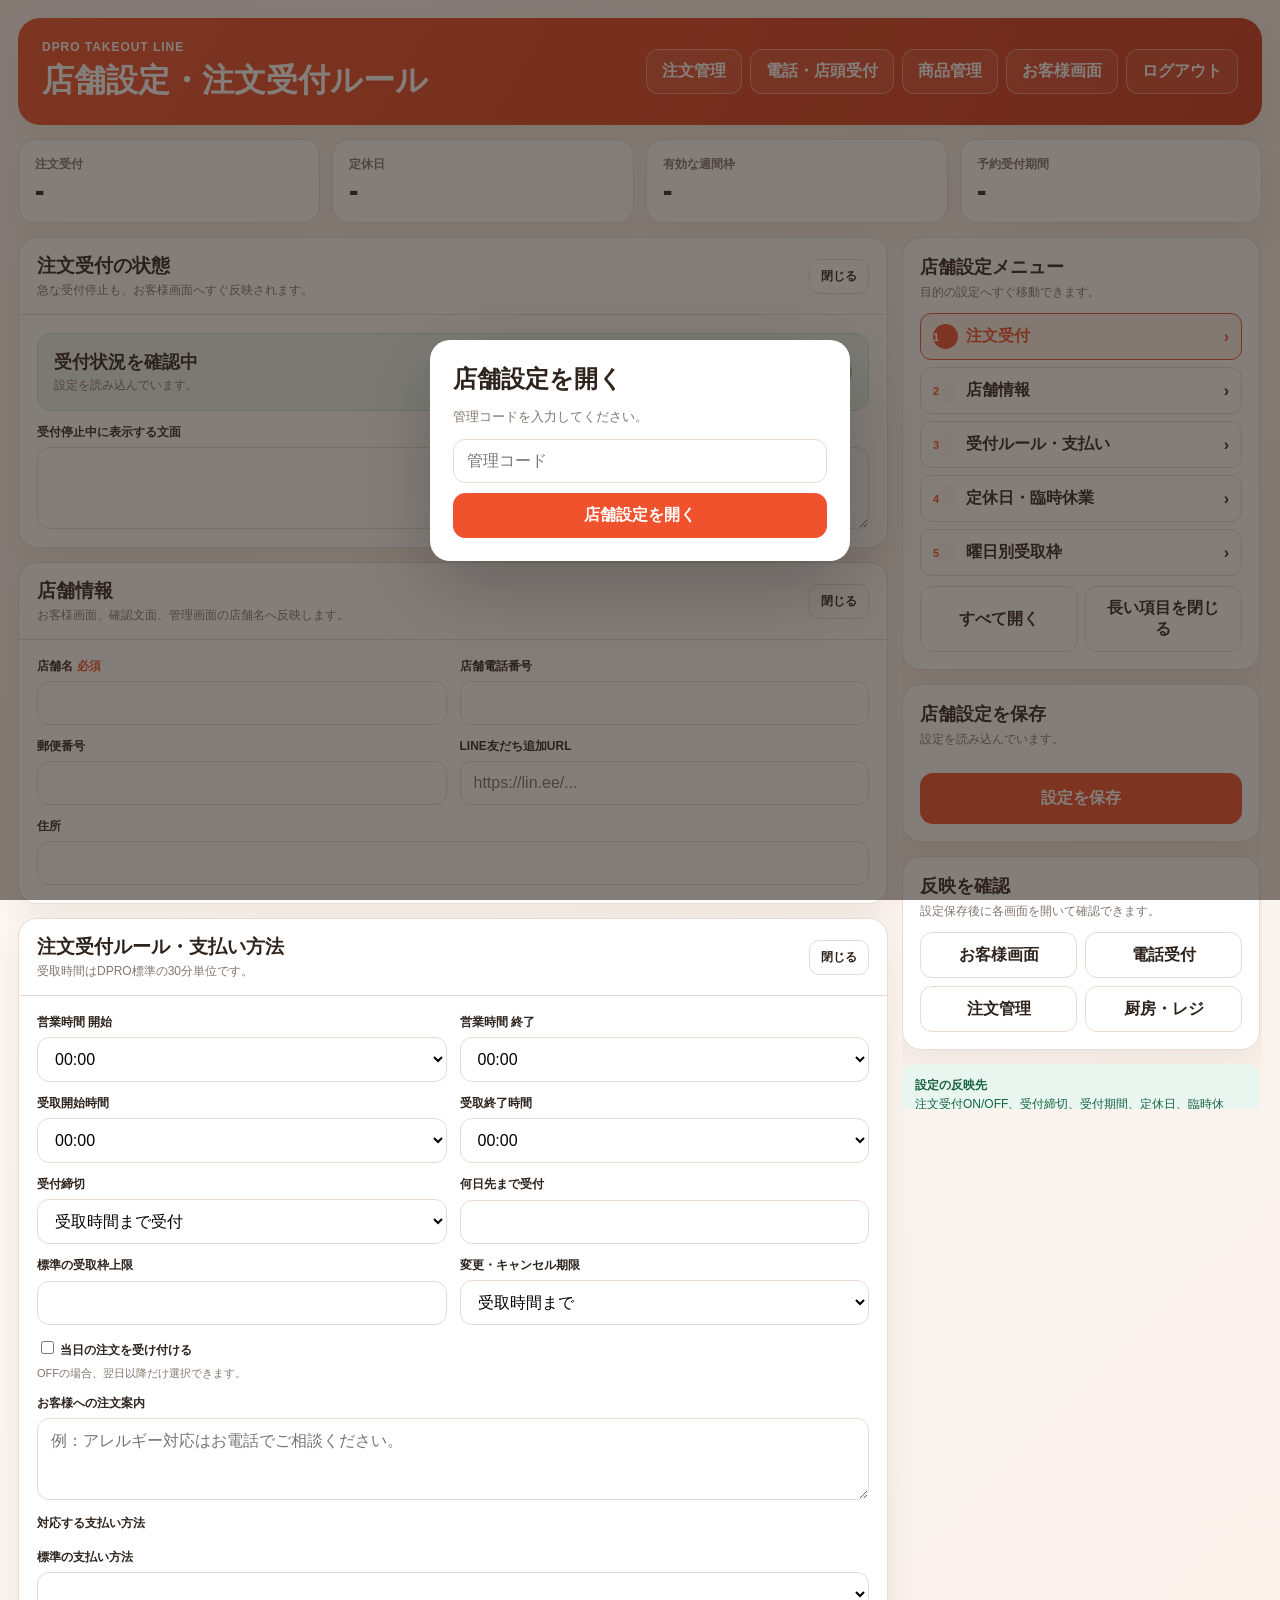
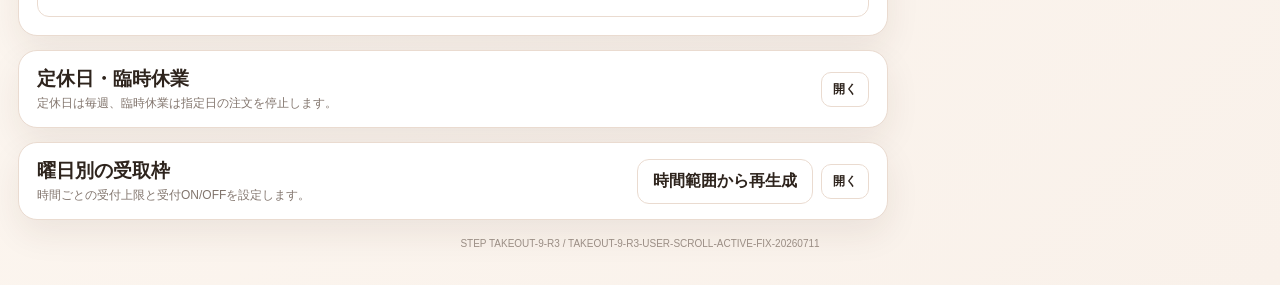
<file: owner-settings.html>
<!DOCTYPE html>
<html lang="ja">
<head>
  <meta charset="UTF-8">
  <meta name="viewport" content="width=device-width, initial-scale=1.0">
  <title>DPRO テイクアウト｜店舗設定</title>
  <style>
    :root{--orange:#ef522d;--orange2:#cf371b;--cream:#fff8f0;--ink:#2e241d;--muted:#82756d;--line:#eadbd0;--panel:#fff;--green:#23895f;--green-soft:#e8f6ef;--red:#c84b42;--red-soft:#fff0ef;--yellow:#fff3d8;--shadow:0 14px 34px rgba(65,42,28,.08)}
    *{box-sizing:border-box}html{scroll-behavior:smooth;background:linear-gradient(135deg,#fffaf4,#f9f1ea)}body{margin:0;color:var(--ink);font-family:-apple-system,BlinkMacSystemFont,"Segoe UI","Noto Sans JP",sans-serif}button,input,select,textarea{font:inherit}button{cursor:pointer}.hidden{display:none!important}
    .app{max-width:1500px;margin:0 auto;padding:18px}.topbar{display:flex;align-items:center;justify-content:space-between;gap:18px;padding:22px 24px;border-radius:22px;background:linear-gradient(120deg,var(--orange),var(--orange2));color:#fff;box-shadow:var(--shadow)}.eyebrow{font-weight:900;font-size:12px;letter-spacing:.08em}.title{margin:5px 0 0;font-size:32px}.top-actions{display:flex;flex-wrap:wrap;justify-content:flex-end;gap:8px}.top-button{border:1px solid rgba(255,255,255,.38);background:rgba(255,255,255,.08);color:#fff;border-radius:12px;padding:11px 15px;font-weight:800}
    .summary{display:grid;grid-template-columns:repeat(4,1fr);gap:12px;margin:14px 0}.summary-card{background:#fff;border:1px solid var(--line);border-radius:17px;padding:16px;box-shadow:var(--shadow)}.summary-label{font-size:12px;color:var(--muted);font-weight:800}.summary-value{font-size:25px;font-weight:950;margin-top:4px}.summary-value.green{color:var(--green)}.summary-value.red{color:var(--red)}
    .layout{display:grid;grid-template-columns:minmax(0,1fr) 360px;gap:14px;align-items:start}.main{display:grid;gap:14px}.side{position:sticky;top:14px;display:grid;gap:14px;max-height:calc(100vh - 28px);overflow:auto;padding-right:2px}.panel{background:var(--panel);border:1px solid var(--line);border-radius:19px;box-shadow:var(--shadow);overflow:hidden}.panel[data-section]{scroll-margin-top:18px}.panel-head{display:flex;align-items:center;justify-content:space-between;gap:12px;padding:15px 18px;border-bottom:1px solid var(--line)}.panel-head h2{margin:0;font-size:19px}.panel-head p{margin:3px 0 0;color:var(--muted);font-size:12px}.panel-body{padding:18px}.panel.collapsed .panel-body{display:none}.panel.collapsed .panel-head{border-bottom:0}.collapse-button{flex:none;border:1px solid var(--line);background:#fff;color:var(--ink);border-radius:10px;padding:8px 11px;font-size:12px;font-weight:900}.collapse-button:hover{border-color:var(--orange);color:var(--orange)}.grid2{display:grid;grid-template-columns:repeat(2,minmax(0,1fr));gap:13px}.grid3{display:grid;grid-template-columns:repeat(3,minmax(0,1fr));gap:13px}.field{display:grid;gap:6px}.field.full{grid-column:1/-1}.field label{font-size:12px;font-weight:900}.required{color:var(--orange);margin-left:4px}.input,.select,.textarea{width:100%;border:1px solid var(--line);border-radius:12px;background:#fff;padding:12px 13px;outline:none}.input:focus,.select:focus,.textarea:focus{border-color:var(--orange);box-shadow:0 0 0 3px rgba(239,82,45,.12)}.textarea{resize:vertical;min-height:82px}.help{font-size:11px;color:var(--muted);line-height:1.55}
    .status-box{display:flex;align-items:center;justify-content:space-between;gap:18px;padding:16px;border-radius:15px;background:var(--green-soft);border:1px solid #bfe6d4}.status-box.stopped{background:var(--red-soft);border-color:#f0c4c0}.status-title{font-size:18px;font-weight:950}.status-desc{font-size:12px;color:var(--muted);margin-top:3px}.switch{position:relative;width:58px;height:32px;flex:none}.switch input{opacity:0;width:0;height:0}.slider{position:absolute;inset:0;border-radius:999px;background:#b9b1aa;transition:.2s}.slider:before{content:"";position:absolute;width:24px;height:24px;left:4px;top:4px;border-radius:50%;background:#fff;box-shadow:0 2px 6px rgba(0,0,0,.2);transition:.2s}.switch input:checked+.slider{background:var(--green)}.switch input:checked+.slider:before{transform:translateX(26px)}
    .weekday-list{display:grid;grid-template-columns:repeat(7,1fr);gap:8px}.weekday-check{display:flex;align-items:center;justify-content:center;gap:5px;border:1px solid var(--line);border-radius:12px;padding:11px 5px;background:#fff;font-weight:900}.weekday-check:has(input:checked){border-color:var(--orange);background:#fff2ec;color:var(--orange)}
    .payment-list{display:flex;flex-wrap:wrap;gap:8px}.payment-chip{display:flex;align-items:center;gap:6px;border:1px solid var(--line);border-radius:999px;padding:9px 12px}.payment-chip:has(input:checked){border-color:var(--orange);background:#fff2ec}.payment-chip input{accent-color:var(--orange)}
    .closed-form{display:grid;grid-template-columns:170px 1fr auto;gap:8px}.closed-list{display:grid;gap:8px;margin-top:12px}.closed-item{display:flex;align-items:center;justify-content:space-between;gap:12px;border:1px solid var(--line);border-radius:13px;padding:11px 12px}.closed-date{font-weight:950}.closed-reason{color:var(--muted);font-size:12px;margin-top:2px}
    .tabs{display:flex;flex-wrap:wrap;gap:7px;margin-bottom:13px}.tab{border:1px solid var(--line);background:#fff;border-radius:999px;padding:9px 14px;font-weight:900}.tab.active{background:var(--orange);border-color:var(--orange);color:#fff}.slot-toolbar{display:flex;flex-wrap:wrap;align-items:center;gap:8px;padding:11px;border-radius:13px;background:var(--cream);margin-bottom:10px}.small-input{width:86px;border:1px solid var(--line);border-radius:10px;padding:9px}.slot-table{display:grid;grid-template-columns:repeat(2,minmax(0,1fr));gap:8px}.slot-row{display:grid;grid-template-columns:72px minmax(92px,1fr) 96px;gap:8px;align-items:center;border:1px solid var(--line);border-radius:12px;padding:9px 10px}.slot-time{font-size:17px;font-weight:950}.slot-row.off{opacity:.58;background:#f6f3f1}.slot-enable{display:flex;align-items:center;gap:7px;font-weight:800}.slot-capacity{display:flex;align-items:center;gap:6px}.slot-capacity input{width:75px;text-align:right}.notice{border-radius:13px;padding:12px 13px;background:var(--yellow);font-size:12px;line-height:1.6}.notice.green{background:var(--green-soft);color:#176342}.notice.red{background:var(--red-soft);color:#9b312b}
    .primary,.secondary,.danger{border-radius:12px;padding:11px 15px;font-weight:900}.primary{border:1px solid var(--orange);background:var(--orange);color:#fff}.secondary{border:1px solid var(--line);background:#fff;color:var(--ink)}.danger{border:1px solid #f0c3bf;background:var(--red-soft);color:var(--red)}.primary:disabled,.secondary:disabled,.danger:disabled{opacity:.55;cursor:not-allowed}.save-card{padding:17px}.save-title{font-size:18px;font-weight:950}.settings-index{display:grid;gap:7px;margin-top:12px}.index-button{width:100%;display:flex;align-items:center;justify-content:space-between;gap:8px;border:1px solid var(--line);background:#fff;color:var(--ink);border-radius:11px;padding:10px 12px;text-align:left;font-weight:900}.index-button span:first-child{display:flex;align-items:center;gap:8px}.index-number{display:grid;place-items:center;width:25px;height:25px;border-radius:999px;background:var(--cream);color:var(--orange);font-size:11px}.index-button.active{border-color:var(--orange);background:#fff2ec;color:var(--orange)}.index-button.active .index-number{background:var(--orange);color:#fff}.index-actions{display:grid;grid-template-columns:1fr 1fr;gap:7px;margin-top:10px}.mobile-index{display:none;position:sticky;top:8px;z-index:40;margin:12px 0}.mobile-index-card{display:grid;grid-template-columns:auto 1fr;align-items:center;gap:10px;background:#fff;border:1px solid var(--line);border-radius:15px;padding:10px 12px;box-shadow:var(--shadow)}.mobile-index-card label{font-size:12px;font-weight:950;white-space:nowrap}.save-state{font-size:12px;color:var(--muted);margin-top:5px}.save-button{width:100%;margin-top:13px;padding:15px;border:0;border-radius:13px;background:var(--orange);color:#fff;font-weight:950;font-size:16px}.save-button.saved{background:var(--green)}.quick-links{display:grid;grid-template-columns:1fr 1fr;gap:8px}.quick-links button{min-height:46px}.change-summary{display:grid;gap:7px;margin-top:12px}.change-line{border-left:3px solid var(--orange);padding:5px 9px;background:#fff7f2;border-radius:7px;font-size:12px}
    .login{position:fixed;inset:0;z-index:100;background:rgba(44,34,27,.58);display:grid;place-items:center;padding:20px}.login-card{width:min(420px,100%);background:#fff;border-radius:20px;padding:23px;box-shadow:0 28px 80px rgba(0,0,0,.22)}.login-card h2{margin:0 0 8px}.login-card p{color:var(--muted);font-size:13px}.login-card .primary{width:100%;margin-top:10px}.toast{position:fixed;left:50%;bottom:25px;transform:translate(-50%,20px);background:#2f251f;color:#fff;border-radius:999px;padding:11px 18px;font-weight:800;opacity:0;pointer-events:none;transition:.2s;z-index:120}.toast.show{opacity:1;transform:translate(-50%,0)}.toast.error{background:#a83b34}.footer{text-align:center;color:#9a8d84;font-size:10px;padding:18px}
    @media(max-width:1050px){.layout{grid-template-columns:1fr}.side{position:static;max-height:none;overflow:visible;padding-right:0}.desktop-index{display:none}.mobile-index{display:block}.summary{grid-template-columns:repeat(2,1fr)}}@media(max-width:720px){.app{padding:9px}.topbar{align-items:flex-start;flex-direction:column;padding:18px}.title{font-size:24px}.top-actions{justify-content:flex-start}.summary{grid-template-columns:1fr 1fr}.grid2,.grid3{grid-template-columns:1fr}.weekday-list{grid-template-columns:repeat(4,1fr)}.closed-form{grid-template-columns:1fr}.slot-table{grid-template-columns:1fr}.slot-row{grid-template-columns:70px 1fr 100px}.layout{display:block}.side{margin-top:14px}.mobile-index-card{grid-template-columns:1fr}.mobile-index-card label{display:none}}
  </style>
</head>
<body>
  <div id="dpro-product-demo-banner" style="display:none;position:sticky;top:0;z-index:99999;padding:10px 14px;text-align:center;background:#fff2e9;border-bottom:1px solid #f2b99f;color:#9a3412;font-size:12px;font-weight:900;">
    製品紹介用デモです。画面は確認できますが、注文・変更・更新・削除は実行されません。
  </div>
  <script>
  (() => {
    const params = new URLSearchParams(location.search);
    const isEmbedDemo = params.get("embed_demo") === "1";
    window.DPRO_TAKEOUT_EMBED_DEMO = isEmbedDemo;

    if (!isEmbedDemo) return;

      sessionStorage.setItem("takeout_admin_key", "1234");

    window.addEventListener("DOMContentLoaded", () => {
      const banner = document.getElementById("dpro-product-demo-banner");
      if (banner) banner.style.display = "block";

      const possibleInputs = [
        document.getElementById("adminKeyInput"),
        document.querySelector('input[name="admin_key"]'),
        document.querySelector('input[type="password"]')
      ].filter(Boolean);

      possibleInputs.forEach(input => {
        if (!input.value) input.value = "1234";
      });
    });

    const originalFetch = window.fetch.bind(window);
    window.fetch = async function(resource, options = {}) {
      const method = String(options.method || "GET").toUpperCase();

      if (window.DPRO_TAKEOUT_EMBED_DEMO && !["GET", "HEAD"].includes(method)) {
        return new Response(JSON.stringify({
          ok: false,
          error: "製品紹介用デモでは更新操作は実行されません。"
        }), {
          status: 403,
          headers: { "Content-Type": "application/json" }
        });
      }

      return originalFetch(resource, options);
    };
  })();
  </script>

  <div id="loginOverlay" class="login">
    <form id="loginForm" class="login-card">
      <h2>店舗設定を開く</h2><p>管理コードを入力してください。</p>
      <input id="adminKeyInput" class="input" type="password" inputmode="numeric" autocomplete="current-password" placeholder="管理コード">
      <button class="primary" type="submit">店舗設定を開く</button>
    </form>
  </div>

  <div class="app">
    <header class="topbar">
      <div><div class="eyebrow">DPRO TAKEOUT LINE</div><h1 id="pageTitle" class="title">店舗設定・注文受付ルール</h1></div>
      <div class="top-actions">
        <button id="ordersButton" class="top-button" type="button">注文管理</button>
        <button id="receptionButton" class="top-button" type="button">電話・店頭受付</button>
        <button id="productsButton" class="top-button" type="button">商品管理</button>
        <button id="customerButton" class="top-button" type="button">お客様画面</button>
        <button id="logoutButton" class="top-button" type="button">ログアウト</button>
      </div>
    </header>

    <section class="summary">
      <article class="summary-card"><div class="summary-label">注文受付</div><div id="summaryAccepting" class="summary-value">-</div></article>
      <article class="summary-card"><div class="summary-label">定休日</div><div id="summaryClosed" class="summary-value">-</div></article>
      <article class="summary-card"><div class="summary-label">有効な週間枠</div><div id="summarySlots" class="summary-value">-</div></article>
      <article class="summary-card"><div class="summary-label">予約受付期間</div><div id="summaryDays" class="summary-value">-</div></article>
    </section>

    <section class="mobile-index" aria-label="店舗設定メニュー">
      <div class="mobile-index-card">
        <label for="mobileSectionSelect">設定項目</label>
        <select id="mobileSectionSelect" class="select">
          <option value="section-status">① 注文受付</option>
          <option value="section-shop">② 店舗情報</option>
          <option value="section-rules">③ 注文受付ルール・支払い方法</option>
          <option value="section-holidays">④ 定休日・臨時休業</option>
          <option value="section-slots">⑤ 曜日別の受取枠</option>
        </select>
      </div>
    </section>

    <div class="layout">
      <main class="main">
        <section id="section-status" class="panel" data-section="section-status" data-section-title="注文受付">
          <div class="panel-head"><div><h2>注文受付の状態</h2><p>急な受付停止も、お客様画面へすぐ反映されます。</p></div><button class="collapse-button" type="button" data-toggle-section="section-status" aria-expanded="true">閉じる</button></div>
          <div class="panel-body">
            <div id="statusBox" class="status-box">
              <div><div id="statusTitle" class="status-title">受付状況を確認中</div><div id="statusDesc" class="status-desc">設定を読み込んでいます。</div></div>
              <label class="switch"><input id="isAcceptingOrders" type="checkbox"><span class="slider"></span></label>
            </div>
            <div class="field" style="margin-top:13px"><label for="stopMessage">受付停止中に表示する文面</label><textarea id="stopMessage" class="textarea" maxlength="300"></textarea></div>
          </div>
        </section>

        <section id="section-shop" class="panel" data-section="section-shop" data-section-title="店舗情報">
          <div class="panel-head"><div><h2>店舗情報</h2><p>お客様画面、確認文面、管理画面の店舗名へ反映します。</p></div><button class="collapse-button" type="button" data-toggle-section="section-shop" aria-expanded="true">閉じる</button></div>
          <div class="panel-body grid2">
            <div class="field"><label for="shopName">店舗名<span class="required">必須</span></label><input id="shopName" class="input" maxlength="100"></div>
            <div class="field"><label for="shopPhone">店舗電話番号</label><input id="shopPhone" class="input" inputmode="tel" maxlength="30"></div>
            <div class="field"><label for="postalCode">郵便番号</label><input id="postalCode" class="input" maxlength="20"></div>
            <div class="field"><label for="lineOfficialUrl">LINE友だち追加URL</label><input id="lineOfficialUrl" class="input" maxlength="500" placeholder="https://lin.ee/..."></div>
            <div class="field full"><label for="address">住所</label><input id="address" class="input" maxlength="300"></div>
          </div>
        </section>

        <section id="section-rules" class="panel" data-section="section-rules" data-section-title="注文受付ルール・支払い方法">
          <div class="panel-head"><div><h2>注文受付ルール・支払い方法</h2><p>受取時間はDPRO標準の30分単位です。</p></div><button class="collapse-button" type="button" data-toggle-section="section-rules" aria-expanded="true">閉じる</button></div>
          <div class="panel-body">
            <div class="grid2">
              <div class="field"><label for="openTime">営業時間 開始</label><select id="openTime" class="select"></select></div>
              <div class="field"><label for="closeTime">営業時間 終了</label><select id="closeTime" class="select"></select></div>
              <div class="field"><label for="pickupStartTime">受取開始時間</label><select id="pickupStartTime" class="select"></select></div>
              <div class="field"><label for="pickupEndTime">受取終了時間</label><select id="pickupEndTime" class="select"></select></div>
              <div class="field"><label for="minLeadMinutes">受付締切</label><select id="minLeadMinutes" class="select"><option value="0">受取時間まで受付</option><option value="30">30分前まで</option><option value="60">60分前まで</option><option value="90">90分前まで</option><option value="120">2時間前まで</option><option value="180">3時間前まで</option><option value="240">4時間前まで</option></select></div>
              <div class="field"><label for="maxReservationDays">何日先まで受付</label><input id="maxReservationDays" class="input" type="number" min="1" max="365"></div>
              <div class="field"><label for="defaultSlotCapacity">標準の受取枠上限</label><input id="defaultSlotCapacity" class="input" type="number" min="0" max="500"></div>
              <div class="field"><label for="cancellationDeadlineMinutes">変更・キャンセル期限</label><select id="cancellationDeadlineMinutes" class="select"><option value="0">受取時間まで</option><option value="30">30分前まで</option><option value="60">60分前まで</option><option value="120">2時間前まで</option><option value="180">3時間前まで</option><option value="360">6時間前まで</option><option value="720">12時間前まで</option><option value="1440">前日まで</option></select></div>
              <div class="field full"><label><input id="sameDayEnabled" type="checkbox"> 当日の注文を受け付ける</label><div class="help">OFFの場合、翌日以降だけ選択できます。</div></div>
              <div class="field full"><label for="orderNote">お客様への注文案内</label><textarea id="orderNote" class="textarea" maxlength="500" placeholder="例：アレルギー対応はお電話でご相談ください。"></textarea></div>
            </div>
            <div style="margin-top:15px"><div class="field"><label>対応する支払い方法</label><div id="paymentMethods" class="payment-list"></div></div><div class="field" style="margin-top:11px"><label for="defaultPaymentMethod">標準の支払い方法</label><select id="defaultPaymentMethod" class="select"></select></div></div>
          </div>
        </section>

        <section id="section-holidays" class="panel collapsed" data-section="section-holidays" data-section-title="定休日・臨時休業">
          <div class="panel-head"><div><h2>定休日・臨時休業</h2><p>定休日は毎週、臨時休業は指定日の注文を停止します。</p></div><button class="collapse-button" type="button" data-toggle-section="section-holidays" aria-expanded="false">開く</button></div>
          <div class="panel-body">
            <div class="field"><label>毎週の定休日</label><div id="weekdayChecks" class="weekday-list"></div></div>
            <div style="height:1px;background:var(--line);margin:18px 0"></div>
            <div class="field"><label>臨時休業を追加</label><div class="closed-form"><input id="closedDate" class="input" type="date"><input id="closedReason" class="input" maxlength="100" placeholder="例：臨時休業"><button id="addClosedDate" class="primary" type="button">追加</button></div></div>
            <div id="closedList" class="closed-list"></div>
          </div>
        </section>

        <section id="section-slots" class="panel collapsed" data-section="section-slots" data-section-title="曜日別の受取枠">
          <div class="panel-head"><div><h2>曜日別の受取枠</h2><p>時間ごとの受付上限と受付ON/OFFを設定します。</p></div><div style="display:flex;gap:8px;align-items:center"><button id="rebuildSlots" class="secondary" type="button">時間範囲から再生成</button><button class="collapse-button" type="button" data-toggle-section="section-slots" aria-expanded="false">開く</button></div></div>
          <div class="panel-body">
            <div class="notice">受取開始・終了時間を変更した場合は「時間範囲から再生成」を押してください。既存の上限は同じ時間帯で引き継ぎます。</div>
            <div id="weekdayTabs" class="tabs" style="margin-top:13px"></div>
            <div class="slot-toolbar"><span>選択曜日の全枠を</span><input id="bulkCapacity" class="small-input" type="number" min="0" max="500"><span>件に</span><button id="applyCapacity" class="secondary" type="button">一括適用</button><button id="enableAllSlots" class="secondary" type="button">すべてON</button><button id="disableAllSlots" class="secondary" type="button">すべてOFF</button></div>
            <div id="slotTable" class="slot-table"></div>
          </div>
        </section>
      </main>

      <aside class="side">
        <section class="panel save-card desktop-index">
          <div class="save-title">店舗設定メニュー</div>
          <div class="save-state">目的の設定へすぐ移動できます。</div>
          <nav class="settings-index" aria-label="店舗設定インデックス">
            <button class="index-button active" type="button" data-nav-section="section-status"><span><span class="index-number">1</span>注文受付</span><span>›</span></button>
            <button class="index-button" type="button" data-nav-section="section-shop"><span><span class="index-number">2</span>店舗情報</span><span>›</span></button>
            <button class="index-button" type="button" data-nav-section="section-rules"><span><span class="index-number">3</span>受付ルール・支払い</span><span>›</span></button>
            <button class="index-button" type="button" data-nav-section="section-holidays"><span><span class="index-number">4</span>定休日・臨時休業</span><span>›</span></button>
            <button class="index-button" type="button" data-nav-section="section-slots"><span><span class="index-number">5</span>曜日別受取枠</span><span>›</span></button>
          </nav>
          <div class="index-actions">
            <button id="openAllSections" class="secondary" type="button">すべて開く</button>
            <button id="closeLongSections" class="secondary" type="button">長い項目を閉じる</button>
          </div>
        </section>
        <section class="panel save-card"><div class="save-title">店舗設定を保存</div><div id="saveState" class="save-state">設定を読み込んでいます。</div><div id="changeSummary" class="change-summary"></div><button id="saveButton" class="save-button" type="button">設定を保存</button></section>
        <section class="panel save-card"><div class="save-title">反映を確認</div><div class="save-state">設定保存後に各画面を開いて確認できます。</div><div class="quick-links" style="margin-top:12px"><button id="previewCustomer" class="secondary" type="button">お客様画面</button><button id="previewReception" class="secondary" type="button">電話受付</button><button id="previewOrders" class="secondary" type="button">注文管理</button><button id="previewIpad" class="secondary" type="button">厨房・レジ</button></div></section>
        <section class="notice green"><strong>設定の反映先</strong><br>注文受付ON/OFF、受付締切、受付期間、定休日、臨時休業、受取枠は、お客様注文・電話受付・マイページの変更可否へ反映されます。</section>
      </aside>
    </div>
    <div class="footer">STEP TAKEOUT-9-R3 / TAKEOUT-9-R3-USER-SCROLL-ACTIVE-FIX-20260711</div>
  </div>
  <div id="toast" class="toast" role="status"></div>

  <script src="./config.js"></script>
  <script>
  (()=>{"use strict";
    const config={VERSION:"TAKEOUT-9-R3-USER-SCROLL-ACTIVE-FIX-20260711",SHOP_CODE:"takeout_demo",API_BASE_URL:"https://dpro-takeout-line-api.dpromstk2000.workers.dev",ADMIN_KEY:"1234",...(window.DPRO_TAKEOUT_CONFIG||{})};
    const weekdays=["日","月","火","水","木","金","土"];
    const paymentCandidates=["店頭支払い","現金","クレジットカード","QRコード決済","支払い済み"];
    const state={adminKey:sessionStorage.getItem("takeout_admin_key")||"",shop:null,settings:null,regularClosed:new Set(),specialClosed:[],slots:new Map(),activeWeekday:1,snapshot:"",dirty:false,loading:false};
    const $=id=>document.getElementById(id);const el={loginOverlay:$("loginOverlay"),loginForm:$("loginForm"),adminKeyInput:$("adminKeyInput"),pageTitle:$("pageTitle"),ordersButton:$("ordersButton"),receptionButton:$("receptionButton"),productsButton:$("productsButton"),customerButton:$("customerButton"),logoutButton:$("logoutButton"),summaryAccepting:$("summaryAccepting"),summaryClosed:$("summaryClosed"),summarySlots:$("summarySlots"),summaryDays:$("summaryDays"),statusBox:$("statusBox"),statusTitle:$("statusTitle"),statusDesc:$("statusDesc"),isAcceptingOrders:$("isAcceptingOrders"),stopMessage:$("stopMessage"),shopName:$("shopName"),shopPhone:$("shopPhone"),postalCode:$("postalCode"),lineOfficialUrl:$("lineOfficialUrl"),address:$("address"),openTime:$("openTime"),closeTime:$("closeTime"),pickupStartTime:$("pickupStartTime"),pickupEndTime:$("pickupEndTime"),minLeadMinutes:$("minLeadMinutes"),maxReservationDays:$("maxReservationDays"),defaultSlotCapacity:$("defaultSlotCapacity"),cancellationDeadlineMinutes:$("cancellationDeadlineMinutes"),sameDayEnabled:$("sameDayEnabled"),orderNote:$("orderNote"),paymentMethods:$("paymentMethods"),defaultPaymentMethod:$("defaultPaymentMethod"),weekdayChecks:$("weekdayChecks"),closedDate:$("closedDate"),closedReason:$("closedReason"),addClosedDate:$("addClosedDate"),closedList:$("closedList"),rebuildSlots:$("rebuildSlots"),weekdayTabs:$("weekdayTabs"),bulkCapacity:$("bulkCapacity"),applyCapacity:$("applyCapacity"),enableAllSlots:$("enableAllSlots"),disableAllSlots:$("disableAllSlots"),slotTable:$("slotTable"),saveState:$("saveState"),changeSummary:$("changeSummary"),saveButton:$("saveButton"),previewCustomer:$("previewCustomer"),previewReception:$("previewReception"),previewOrders:$("previewOrders"),previewIpad:$("previewIpad"),mobileSectionSelect:$("mobileSectionSelect"),openAllSections:$("openAllSections"),closeLongSections:$("closeLongSections"),toast:$("toast")};
    function esc(v){return String(v??"").replaceAll("&","&amp;").replaceAll("<","&lt;").replaceAll(">","&gt;").replaceAll('"',"&quot;").replaceAll("'","&#039;")}
    function apiUrl(path,params={}){const u=new URL(String(config.API_BASE_URL).replace(/\/+$/,"")+path);Object.entries(params).forEach(([k,v])=>{if(v!==undefined&&v!==null&&v!=="")u.searchParams.set(k,String(v))});return u.toString()}
    async function api(path,options={},params={}){const r=await fetch(apiUrl(path,params),{...options,headers:{"Content-Type":"application/json","X-Admin-Key":state.adminKey,...(options.headers||{})}});const d=await r.json().catch(()=>null);if(!r.ok||!d?.ok){const e=new Error(d?.message||`通信に失敗しました（${r.status}）`);e.status=r.status;throw e}return d}
    function toast(msg,type="normal"){el.toast.textContent=msg;el.toast.className=`toast show${type==="error"?" error":""}`;clearTimeout(toast.t);toast.t=setTimeout(()=>el.toast.className="toast",3000)}
    function today(){return new Intl.DateTimeFormat("en-CA",{timeZone:"Asia/Tokyo",year:"numeric",month:"2-digit",day:"2-digit"}).format(new Date())}
    function dateLabel(ds){const [y,m,d]=ds.split("-").map(Number);const w=weekdays[new Date(Date.UTC(y,m-1,d)).getUTCDay()];return `${y}年${m}月${d}日（${w}）`}
    function normalizeTime(v){return String(v||"").slice(0,5)}
    function timeOptions(){let h="";for(let hour=0;hour<24;hour++){for(const minute of [0,30]){const value=`${String(hour).padStart(2,"0")}:${String(minute).padStart(2,"0")}`;h+=`<option value="${value}">${value}</option>`}}return h}
    function toMinutes(t){const [h,m]=String(t).split(":").map(Number);return h*60+m}
    function timesBetween(start,end){const result=[];for(let m=toMinutes(start);m<=toMinutes(end);m+=30)result.push(`${String(Math.floor(m/60)).padStart(2,"0")}:${String(m%60).padStart(2,"0")}`);return result}
    function slotKey(day,time){return `${day}|${time}`}
    const sectionNavigation={
      activeId:"section-status",
      programmaticScroll:false,
      userScrollIntent:false,
      scrollRaf:0,
      programmaticTimer:0,
      intentTimer:0
    };
    function sectionNode(id){return document.getElementById(id)}
    function setSectionCollapsed(id,collapsed){
      const section=sectionNode(id);if(!section)return;
      section.classList.toggle("collapsed",Boolean(collapsed));
      const button=section.querySelector(`[data-toggle-section="${id}"]`);
      if(button){button.textContent=collapsed?"開く":"閉じる";button.setAttribute("aria-expanded",String(!collapsed))}
    }
    function activateSection(id){
      if(!id)return;
      sectionNavigation.activeId=id;
      document.querySelectorAll("[data-nav-section]").forEach(button=>button.classList.toggle("active",button.dataset.navSection===id));
      if(el.mobileSectionSelect&&el.mobileSectionSelect.value!==id)el.mobileSectionSelect.value=id;
    }
    function sectionIds(){return [...document.querySelectorAll("[data-section]")].map(section=>section.id)}
    function currentSectionFromScroll(){
      const sections=sectionIds().map(sectionNode).filter(Boolean);
      if(!sections.length)return"section-status";
      const anchor=Math.min(Math.max(window.innerHeight*.22,100),190);
      let current=sections[0];
      for(const section of sections){
        const rect=section.getBoundingClientRect();
        if(rect.top<=anchor)current=section;
        else break;
      }
      const nearBottom=window.innerHeight+window.scrollY>=document.documentElement.scrollHeight-24;
      if(nearBottom)current=sections[sections.length-1];
      return current.id;
    }
    function syncSectionFromUserScroll(){
      if(sectionNavigation.programmaticScroll||!sectionNavigation.userScrollIntent)return;
      if(sectionNavigation.scrollRaf)return;
      sectionNavigation.scrollRaf=requestAnimationFrame(()=>{
        sectionNavigation.scrollRaf=0;
        if(sectionNavigation.programmaticScroll||!sectionNavigation.userScrollIntent)return;
        activateSection(currentSectionFromScroll());
      });
    }
    function markUserScrollIntent(){
      if(sectionNavigation.programmaticScroll)return;
      sectionNavigation.userScrollIntent=true;
      clearTimeout(sectionNavigation.intentTimer);
      sectionNavigation.intentTimer=setTimeout(()=>{
        sectionNavigation.userScrollIntent=false;
      },700);
      syncSectionFromUserScroll();
    }
    function finishProgrammaticScroll(id){
      clearTimeout(sectionNavigation.programmaticTimer);
      sectionNavigation.programmaticTimer=setTimeout(()=>{
        sectionNavigation.programmaticScroll=false;
        sectionNavigation.userScrollIntent=false;
        activateSection(id);
      },1400);
    }
    function openAndScrollSection(id){
      const section=sectionNode(id);if(!section)return;
      setSectionCollapsed(id,false);
      sectionNavigation.programmaticScroll=true;
      sectionNavigation.userScrollIntent=false;
      activateSection(id);
      history.replaceState(null,"",`${location.pathname}${location.search}#${id}`);
      requestAnimationFrame(()=>{
        const targetTop=Math.max(0,section.getBoundingClientRect().top+window.scrollY-16);
        window.scrollTo({top:targetTop,behavior:"smooth"});
        finishProgrammaticScroll(id);
      });
    }
    function initializeSectionNavigation(){
      document.querySelectorAll("[data-toggle-section]").forEach(button=>button.addEventListener("click",()=>{
        const id=button.dataset.toggleSection,section=sectionNode(id);
        setSectionCollapsed(id,!section.classList.contains("collapsed"));
        activateSection(id);
      }));
      document.querySelectorAll("[data-nav-section]").forEach(button=>button.addEventListener("click",()=>openAndScrollSection(button.dataset.navSection)));
      el.mobileSectionSelect?.addEventListener("change",()=>openAndScrollSection(el.mobileSectionSelect.value));
      el.openAllSections?.addEventListener("click",()=>{
        document.querySelectorAll("[data-section]").forEach(section=>setSectionCollapsed(section.id,false));
        activateSection(sectionNavigation.activeId||currentSectionFromScroll());
      });
      el.closeLongSections?.addEventListener("click",()=>{
        setSectionCollapsed("section-holidays",true);
        setSectionCollapsed("section-slots",true);
        openAndScrollSection("section-status");
      });

      window.addEventListener("scroll",syncSectionFromUserScroll,{passive:true});
      window.addEventListener("wheel",markUserScrollIntent,{passive:true});
      window.addEventListener("touchstart",markUserScrollIntent,{passive:true});
      window.addEventListener("touchmove",markUserScrollIntent,{passive:true});
      window.addEventListener("mousedown",event=>{
        if(event.clientX>=document.documentElement.clientWidth-28)markUserScrollIntent();
      },{passive:true});
      window.addEventListener("keydown",event=>{
        const scrollKeys=["ArrowUp","ArrowDown","PageUp","PageDown","Home","End"," ","Spacebar"];
        if(scrollKeys.includes(event.key))markUserScrollIntent();
      });
      window.addEventListener("resize",()=>{
        if(sectionNavigation.userScrollIntent)syncSectionFromUserScroll();
      },{passive:true});

      const requestedHash=location.hash.replace(/^#/,"");
      if(sectionNode(requestedHash)){
        setTimeout(()=>openAndScrollSection(requestedHash),80);
      }else{
        activateSection(currentSectionFromScroll());
      }
    }
    function renderStatus(){const active=el.isAcceptingOrders.checked;el.statusBox.classList.toggle("stopped",!active);el.statusTitle.textContent=active?"注文を受け付けています":"注文受付を停止しています";el.statusDesc.textContent=active?"お客様は受付可能な日付・時間を選択できます。":"お客様画面の受取枠はすべて受付停止になります。";el.summaryAccepting.textContent=active?"受付中":"停止中";el.summaryAccepting.className=`summary-value ${active?"green":"red"}`}
    function renderPayments(){const selected=new Set(Array.isArray(state.settings?.payment_methods)?state.settings.payment_methods:[]);const all=[...new Set([...paymentCandidates,...selected])];el.paymentMethods.innerHTML=all.map(v=>`<label class="payment-chip"><input type="checkbox" value="${esc(v)}" ${selected.has(v)?"checked":""}>${esc(v)}</label>`).join("");renderDefaultPayments()}
    function renderDefaultPayments(){const selected=[...el.paymentMethods.querySelectorAll("input:checked")].map(x=>x.value);const current=el.defaultPaymentMethod.value||state.settings?.payment_method||selected[0]||"";el.defaultPaymentMethod.innerHTML=selected.map(v=>`<option value="${esc(v)}">${esc(v)}</option>`).join("");if(selected.includes(current))el.defaultPaymentMethod.value=current}
    function renderWeekdays(){el.weekdayChecks.innerHTML=weekdays.map((w,i)=>`<label class="weekday-check"><input type="checkbox" data-closed-weekday="${i}" ${state.regularClosed.has(i)?"checked":""}>${w}</label>`).join("");el.weekdayTabs.innerHTML=weekdays.map((w,i)=>`<button class="tab${state.activeWeekday===i?" active":""}" type="button" data-weekday-tab="${i}">${w}${state.regularClosed.has(i)?"・定休":""}</button>`).join("");el.summaryClosed.textContent=state.regularClosed.size?`${[...state.regularClosed].map(i=>weekdays[i]).join("・")}曜`:"なし"}
    function buildSlots(preserve=true){const start=el.pickupStartTime.value,end=el.pickupEndTime.value,capacity=Math.max(0,Number(el.defaultSlotCapacity.value||0)),old=new Map(state.slots),next=new Map;for(let day=0;day<7;day++){for(const time of timesBetween(start,end)){const key=slotKey(day,time),previous=old.get(key);next.set(key,{weekday:day,pickup_time:time,capacity:preserve&&previous?previous.capacity:capacity,is_enabled:preserve&&previous?previous.is_enabled:!state.regularClosed.has(day)})}}state.slots=next;renderSlots();markDirty()}
    function renderSlots(){renderWeekdays();const rows=[...state.slots.values()].filter(s=>s.weekday===state.activeWeekday).sort((a,b)=>a.pickup_time.localeCompare(b.pickup_time));el.slotTable.innerHTML=rows.length?rows.map(s=>`<div class="slot-row${s.is_enabled?"":" off"}" data-slot-key="${slotKey(s.weekday,s.pickup_time)}"><div class="slot-time">${esc(s.pickup_time)}</div><label class="slot-enable"><input type="checkbox" data-slot-enabled ${s.is_enabled?"checked":""}> 受付ON</label><div class="slot-capacity"><input class="input" data-slot-capacity type="number" min="0" max="500" value="${s.capacity}"><span>件</span></div></div>`).join(""):'<div class="notice red">受取枠がありません。時間範囲から再生成してください。</div>';updateSummary()}
    function renderClosedDates(){const list=[...state.specialClosed].sort((a,b)=>a.closed_date.localeCompare(b.closed_date));el.closedList.innerHTML=list.length?list.map(item=>`<div class="closed-item"><div><div class="closed-date">${esc(dateLabel(item.closed_date))}</div><div class="closed-reason">${esc(item.reason||"臨時休業")}</div></div><button class="danger" type="button" data-delete-closed="${esc(item.closed_date)}">削除</button></div>`).join(""):'<div class="notice green">登録済みの臨時休業はありません。</div>'}
    function updateSummary(){const enabled=[...state.slots.values()].filter(s=>s.is_enabled).length;el.summarySlots.textContent=`${enabled}枠`;el.summaryDays.textContent=`${Number(el.maxReservationDays.value||0)}日先`;renderStatus();renderWeekdays()}
    function formData(){const methods=[...el.paymentMethods.querySelectorAll("input:checked")].map(x=>x.value);return{shop_code:config.SHOP_CODE,shop:{shop_name:el.shopName.value.trim(),phone:el.shopPhone.value.trim(),postal_code:el.postalCode.value.trim(),address:el.address.value.trim(),line_official_url:el.lineOfficialUrl.value.trim()},settings:{open_time:el.openTime.value,close_time:el.closeTime.value,pickup_start_time:el.pickupStartTime.value,pickup_end_time:el.pickupEndTime.value,slot_minutes:30,min_lead_minutes:Number(el.minLeadMinutes.value),max_reservation_days:Number(el.maxReservationDays.value),same_day_order_enabled:el.sameDayEnabled.checked,default_slot_capacity:Number(el.defaultSlotCapacity.value),payment_method:el.defaultPaymentMethod.value,payment_methods:methods,order_note:el.orderNote.value.trim(),cancellation_deadline_minutes:Number(el.cancellationDeadlineMinutes.value),is_accepting_orders:el.isAcceptingOrders.checked,stop_message:el.stopMessage.value.trim()},regular_closed_weekdays:[...state.regularClosed].sort((a,b)=>a-b),weekly_slots:[...state.slots.values()].sort((a,b)=>a.weekday-b.weekday||a.pickup_time.localeCompare(b.pickup_time))}}
    function snapshot(){return JSON.stringify(formData())}
    function changeLines(){if(!state.snapshot)return[];let before;try{before=JSON.parse(state.snapshot)}catch{return[]};const now=formData(),lines=[];if(before.settings.is_accepting_orders!==now.settings.is_accepting_orders)lines.push(`注文受付：${before.settings.is_accepting_orders?"受付中":"停止中"} → ${now.settings.is_accepting_orders?"受付中":"停止中"}`);if(before.settings.min_lead_minutes!==now.settings.min_lead_minutes)lines.push(`受付締切：${before.settings.min_lead_minutes}分 → ${now.settings.min_lead_minutes}分`);if(before.settings.max_reservation_days!==now.settings.max_reservation_days)lines.push(`受付期間：${before.settings.max_reservation_days}日 → ${now.settings.max_reservation_days}日`);if(JSON.stringify(before.regular_closed_weekdays)!==JSON.stringify(now.regular_closed_weekdays))lines.push(`定休日：${now.regular_closed_weekdays.length?now.regular_closed_weekdays.map(i=>weekdays[i]).join("・")+"曜":"なし"}`);if(before.weekly_slots.length!==now.weekly_slots.length||JSON.stringify(before.weekly_slots)!==JSON.stringify(now.weekly_slots))lines.push(`受取枠：${now.weekly_slots.filter(s=>s.is_enabled).length}枠を受付ON`);if(before.shop.shop_name!==now.shop.shop_name)lines.push(`店舗名：${before.shop.shop_name} → ${now.shop.shop_name}`);return lines.slice(0,5)}
    function markDirty(){if(state.loading)return;state.dirty=snapshot()!==state.snapshot;const lines=changeLines();el.changeSummary.innerHTML=lines.map(x=>`<div class="change-line">${esc(x)}</div>`).join("");el.saveState.textContent=state.dirty?(lines.length?`未保存の変更 ${lines.length}件`:"未保存の変更があります。"):"保存済みです。";el.saveButton.classList.toggle("saved",!state.dirty);el.saveButton.textContent=state.dirty?"店舗設定を保存":"保存済み";updateSummary()}
    async function load(){state.loading=true;const data=await api("/api/admin/store-settings",{}, {shop_code:config.SHOP_CODE});state.shop=data.shop;state.settings=data.settings;state.regularClosed=new Set(data.regular_closed_weekdays||[]);state.specialClosed=data.special_closed_dates||[];state.slots=new Map((data.weekly_slots||[]).map(s=>[slotKey(Number(s.weekday),normalizeTime(s.pickup_time)),{weekday:Number(s.weekday),pickup_time:normalizeTime(s.pickup_time),capacity:Number(s.capacity||0),is_enabled:Boolean(s.is_enabled)}]));el.pageTitle.textContent=`${state.shop.shop_name}｜店舗設定`;el.shopName.value=state.shop.shop_name||"";el.shopPhone.value=state.shop.phone||"";el.postalCode.value=state.shop.postal_code||"";el.address.value=state.shop.address||"";el.lineOfficialUrl.value=state.shop.line_official_url||"";el.openTime.value=normalizeTime(state.settings.open_time);el.closeTime.value=normalizeTime(state.settings.close_time);el.pickupStartTime.value=normalizeTime(state.settings.pickup_start_time);el.pickupEndTime.value=normalizeTime(state.settings.pickup_end_time);el.minLeadMinutes.value=String(state.settings.min_lead_minutes??30);el.maxReservationDays.value=String(state.settings.max_reservation_days??14);el.defaultSlotCapacity.value=String(state.settings.default_slot_capacity??10);el.cancellationDeadlineMinutes.value=String(state.settings.cancellation_deadline_minutes??60);el.sameDayEnabled.checked=Boolean(state.settings.same_day_order_enabled);el.orderNote.value=state.settings.order_note||"";el.isAcceptingOrders.checked=Boolean(state.settings.is_accepting_orders);el.stopMessage.value=state.settings.stop_message||"現在、注文受付を停止しています。";renderPayments();buildSlots(true);renderClosedDates();renderSlots();state.loading=false;state.snapshot=snapshot();state.dirty=false;markDirty();el.loginOverlay.classList.add("hidden")}
    async function save(){if(state.loading)return;const data=formData();if(!data.shop.shop_name){toast("店舗名を入力してください。","error");return}if(!data.settings.payment_methods.length){toast("支払い方法を1つ以上選択してください。","error");return}el.saveButton.disabled=true;el.saveButton.textContent="保存中...";try{const result=await api("/api/admin/store-settings",{method:"PATCH",body:JSON.stringify(data)});state.snapshot=snapshot();state.dirty=false;markDirty();toast(`店舗設定を保存しました（受取枠${result.weekly_slot_count||data.weekly_slots.length}件）`);await load()}catch(e){toast(e.message,"error");el.saveState.textContent=e.message}finally{el.saveButton.disabled=false;markDirty()}}
    async function addClosed(){const closed_date=el.closedDate.value,reason=el.closedReason.value.trim()||"臨時休業";if(!closed_date){toast("臨時休業の日付を選択してください。","error");return}el.addClosedDate.disabled=true;try{await api("/api/admin/closed-dates",{method:"POST",body:JSON.stringify({shop_code:config.SHOP_CODE,closed_date,reason})});toast(`${dateLabel(closed_date)}を臨時休業にしました`);el.closedDate.value="";el.closedReason.value="";await load()}catch(e){toast(e.message,"error")}finally{el.addClosedDate.disabled=false}}
    async function deleteClosed(date){if(!confirm(`${dateLabel(date)}の臨時休業を削除しますか？`))return;try{await api("/api/admin/closed-dates",{method:"DELETE",body:JSON.stringify({shop_code:config.SHOP_CODE,closed_date:date})});toast("臨時休業を削除しました");await load()}catch(e){toast(e.message,"error")}}
    function initializeUi(){const opts=timeOptions();for(const node of [el.openTime,el.closeTime,el.pickupStartTime,el.pickupEndTime])node.innerHTML=opts;el.closedDate.min=today();el.bulkCapacity.value="10"}
    el.loginForm.addEventListener("submit",async ev=>{ev.preventDefault();state.adminKey=el.adminKeyInput.value.trim();sessionStorage.setItem("takeout_admin_key",state.adminKey);try{await load()}catch(e){if(e.status===401)sessionStorage.removeItem("takeout_admin_key");toast(e.message,"error")}});
    el.isAcceptingOrders.addEventListener("change",markDirty);el.paymentMethods.addEventListener("change",()=>{renderDefaultPayments();markDirty()});el.weekdayChecks.addEventListener("change",ev=>{const input=ev.target.closest("[data-closed-weekday]");if(!input)return;const day=Number(input.dataset.closedWeekday);input.checked?state.regularClosed.add(day):state.regularClosed.delete(day);renderWeekdays();markDirty()});el.weekdayTabs.addEventListener("click",ev=>{const b=ev.target.closest("[data-weekday-tab]");if(!b)return;state.activeWeekday=Number(b.dataset.weekdayTab);renderSlots()});el.slotTable.addEventListener("change",ev=>{const row=ev.target.closest("[data-slot-key]");if(!row)return;const slot=state.slots.get(row.dataset.slotKey);if(!slot)return;if(ev.target.matches("[data-slot-enabled]"))slot.is_enabled=ev.target.checked;if(ev.target.matches("[data-slot-capacity]"))slot.capacity=Math.max(0,Math.min(500,Number(ev.target.value||0)));renderSlots();markDirty()});el.rebuildSlots.addEventListener("click",()=>{if(confirm("現在の受取開始・終了時間で週間枠を再生成しますか？"))buildSlots(true)});el.applyCapacity.addEventListener("click",()=>{const n=Math.max(0,Math.min(500,Number(el.bulkCapacity.value||0)));for(const s of state.slots.values())if(s.weekday===state.activeWeekday)s.capacity=n;renderSlots();markDirty()});el.enableAllSlots.addEventListener("click",()=>{for(const s of state.slots.values())if(s.weekday===state.activeWeekday)s.is_enabled=true;renderSlots();markDirty()});el.disableAllSlots.addEventListener("click",()=>{for(const s of state.slots.values())if(s.weekday===state.activeWeekday)s.is_enabled=false;renderSlots();markDirty()});el.addClosedDate.addEventListener("click",addClosed);el.closedList.addEventListener("click",ev=>{const b=ev.target.closest("[data-delete-closed]");if(b)deleteClosed(b.dataset.deleteClosed)});el.saveButton.addEventListener("click",save);
    document.querySelectorAll("input,select,textarea").forEach(node=>{if(![el.adminKeyInput,el.closedDate,el.closedReason,el.bulkCapacity].includes(node))node.addEventListener("input",markDirty)});
    el.ordersButton.addEventListener("click",()=>location.href="./owner.html?v=takeout-9-settings-link");el.receptionButton.addEventListener("click",()=>location.href="./owner-reception.html?v=takeout-9-settings-link");el.productsButton.addEventListener("click",()=>location.href="./owner-products.html?v=takeout-9-settings-link");el.customerButton.addEventListener("click",()=>window.open("./?v=takeout-9-settings-link","_blank","noopener"));el.logoutButton.addEventListener("click",()=>{state.adminKey="";sessionStorage.removeItem("takeout_admin_key");el.adminKeyInput.value="";el.loginOverlay.classList.remove("hidden")});el.previewCustomer.addEventListener("click",()=>window.open("./?v=takeout-9-preview","_blank","noopener"));el.previewReception.addEventListener("click",()=>window.open("./owner-reception.html?v=takeout-9-preview","_blank","noopener"));el.previewOrders.addEventListener("click",()=>window.open("./owner.html?v=takeout-9-preview","_blank","noopener"));el.previewIpad.addEventListener("click",()=>window.open("./owner-ipad.html?v=takeout-9-preview","_blank","noopener"));window.addEventListener("beforeunload",ev=>{if(state.dirty){ev.preventDefault();ev.returnValue=""}});
    initializeUi();initializeSectionNavigation();if(state.adminKey){load().catch(e=>{toast(e.message,"error");el.loginOverlay.classList.remove("hidden")})}else el.loginOverlay.classList.remove("hidden");
  })();
  </script>
</body>
</html>
</file>
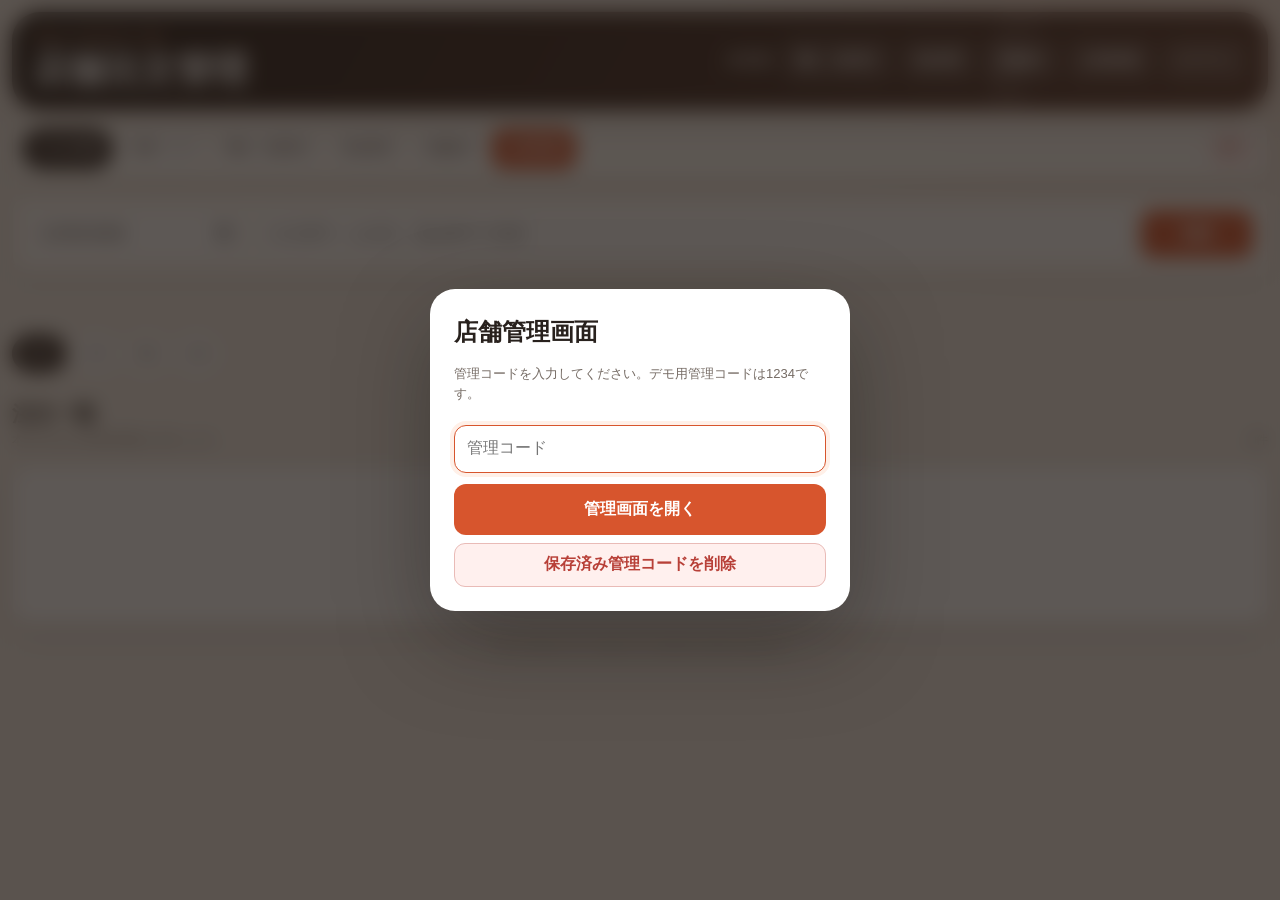
<file: owner.html>
<!doctype html>
<html lang="ja">
<head>
  <meta charset="utf-8">
  <meta name="viewport" content="width=device-width, initial-scale=1, viewport-fit=cover">
  <meta name="theme-color" content="#f7f3ee">
  <title>DPRO テイクアウト 店舗管理</title>
  <style>
    :root {
      --bg: #f7f3ee;
      --card: #ffffff;
      --ink: #2f2925;
      --sub: #756b64;
      --line: #e9dfd7;
      --accent: #ec572f;
      --accent-dark: #c94220;
      --accent-soft: #fff0e8;
      --green: #23865b;
      --green-soft: #e9f7f0;
      --blue: #2d6fbd;
      --blue-soft: #eaf2fc;
      --amber: #a66512;
      --amber-soft: #fff5df;
      --purple: #7555aa;
      --purple-soft: #f1ecfb;
      --red: #c8443d;
      --red-soft: #fff0ef;
      --gray-soft: #f1efed;
      --shadow: 0 12px 34px rgba(64, 45, 32, 0.09);
      --radius: 18px;
    }

    * { box-sizing: border-box; }

    body {
      margin: 0;
      min-height: 100vh;
      color: var(--ink);
      background:
        radial-gradient(circle at top right, #ffe7d7 0, transparent 29%),
        var(--bg);
      font-family:
        -apple-system, BlinkMacSystemFont, "Segoe UI",
        "Hiragino Kaku Gothic ProN", "Yu Gothic", Meiryo, sans-serif;
      line-height: 1.55;
    }

    button, input, select { font: inherit; }
    button { cursor: pointer; }
    button:disabled { cursor: not-allowed; opacity: .55; }

    .shell {
      width: min(1440px, 100%);
      margin: 0 auto;
      padding: 18px;
    }

    .topbar {
      display: flex;
      align-items: center;
      justify-content: space-between;
      gap: 18px;
      padding: 18px 20px;
      color: #fff;
      background: linear-gradient(135deg, #ef643d, #c83e1d);
      border-radius: 24px;
      box-shadow: var(--shadow);
    }

    .brand small {
      display: block;
      font-weight: 900;
      letter-spacing: .1em;
      opacity: .85;
    }

    .brand h1 {
      margin: 2px 0 0;
      font-size: clamp(22px, 3vw, 31px);
    }

    .top-actions {
      display: flex;
      align-items: center;
      gap: 9px;
      flex-wrap: wrap;
      justify-content: flex-end;
    }

    .top-button {
      border: 1px solid rgba(255,255,255,.35);
      color: #fff;
      background: rgba(255,255,255,.13);
      border-radius: 12px;
      padding: 10px 13px;
      font-weight: 900;
    }

    .content {
      display: grid;
      gap: 16px;
      margin-top: 16px;
    }

    .toolbar {
      display: grid;
      grid-template-columns: minmax(170px, 220px) minmax(240px, 1fr) auto;
      gap: 10px;
      padding: 14px;
      background: var(--card);
      border: 1px solid var(--line);
      border-radius: var(--radius);
      box-shadow: var(--shadow);
    }

    .input, .select {
      width: 100%;
      border: 1px solid var(--line);
      border-radius: 12px;
      background: #fff;
      color: var(--ink);
      padding: 11px 12px;
      outline: none;
    }

    .input:focus, .select:focus {
      border-color: var(--accent);
      box-shadow: 0 0 0 4px var(--accent-soft);
    }

    .refresh-button {
      border: 0;
      border-radius: 12px;
      color: #fff;
      background: var(--accent);
      padding: 11px 17px;
      font-weight: 900;
      min-width: 112px;
    }

    .summary-grid {
      display: grid;
      grid-template-columns: repeat(6, minmax(0, 1fr));
      gap: 10px;
    }

    .summary-card {
      border: 1px solid var(--line);
      border-radius: 16px;
      background: var(--card);
      padding: 14px;
      box-shadow: 0 7px 20px rgba(64, 45, 32, .06);
    }

    .summary-card span {
      color: var(--sub);
      font-size: 12px;
      font-weight: 800;
    }

    .summary-card strong {
      display: block;
      margin-top: 2px;
      font-size: 28px;
      line-height: 1.2;
    }

    .summary-card.urgent { background: var(--red-soft); border-color: #efc8c4; }
    .summary-card.cooking { background: var(--amber-soft); border-color: #f0d69c; }
    .summary-card.ready { background: var(--green-soft); border-color: #bfe3d0; }

    .status-tabs {
      display: flex;
      gap: 8px;
      overflow-x: auto;
      padding: 2px 0;
      scrollbar-width: none;
    }

    .status-tabs::-webkit-scrollbar { display: none; }

    .tab {
      flex: 0 0 auto;
      border: 1px solid var(--line);
      border-radius: 999px;
      background: #fff;
      color: var(--sub);
      padding: 9px 14px;
      font-weight: 900;
      font-size: 13px;
    }

    .tab.active {
      color: #fff;
      border-color: var(--accent);
      background: var(--accent);
    }

    .section-head {
      display: flex;
      align-items: end;
      justify-content: space-between;
      gap: 12px;
    }

    .section-head h2 { margin: 0; font-size: 21px; }
    .section-head p { margin: 0; color: var(--sub); font-size: 12px; }

    .orders {
      display: grid;
      gap: 12px;
    }

    .order-card {
      display: grid;
      grid-template-columns: 152px minmax(0, 1fr) 230px;
      gap: 16px;
      padding: 16px;
      background: var(--card);
      border: 1px solid var(--line);
      border-left: 7px solid var(--line);
      border-radius: var(--radius);
      box-shadow: 0 8px 24px rgba(64, 45, 32, .07);
    }

    .order-card[data-status="received"] { border-left-color: var(--red); }
    .order-card[data-status="confirmed"] { border-left-color: var(--blue); }
    .order-card[data-status="cooking_wait"] { border-left-color: var(--amber); }
    .order-card[data-status="cooking"] { border-left-color: #e08022; }
    .order-card[data-status="ready"] { border-left-color: var(--green); }
    .order-card[data-status="picked_up"] { border-left-color: #7c8a83; }
    .order-card[data-status="contact_required"] { border-left-color: var(--purple); }
    .order-card[data-status="cancelled"],
    .order-card[data-status="no_show"] { opacity: .72; }

    .time-column {
      display: flex;
      flex-direction: column;
      gap: 8px;
      border-right: 1px dashed var(--line);
      padding-right: 14px;
    }

    .pickup-time {
      font-size: 31px;
      font-weight: 950;
      line-height: 1;
    }

    .order-number {
      font-size: 13px;
      font-weight: 900;
      color: var(--sub);
    }

    .status-badge, .channel-badge {
      align-self: flex-start;
      display: inline-flex;
      border-radius: 999px;
      padding: 6px 9px;
      font-size: 11px;
      font-weight: 900;
    }

    .status-badge { background: var(--gray-soft); }
    .status-received { color: #9c2f2a; background: var(--red-soft); }
    .status-confirmed { color: #225d9d; background: var(--blue-soft); }
    .status-cooking_wait, .status-cooking { color: #89530b; background: var(--amber-soft); }
    .status-ready { color: #196a45; background: var(--green-soft); }
    .status-contact_required { color: #624294; background: var(--purple-soft); }

    .channel-badge {
      color: var(--sub);
      background: var(--gray-soft);
    }

    .order-main { min-width: 0; }

    .customer-line {
      display: flex;
      align-items: center;
      flex-wrap: wrap;
      gap: 9px;
      margin-bottom: 9px;
    }

    .customer-name {
      font-size: 18px;
      font-weight: 950;
    }

    .phone {
      color: var(--blue);
      font-size: 13px;
      font-weight: 800;
      text-decoration: none;
    }

    .items {
      display: grid;
      gap: 7px;
      margin: 10px 0;
    }

    .item-row {
      display: flex;
      justify-content: space-between;
      gap: 12px;
      padding-bottom: 7px;
      border-bottom: 1px dashed var(--line);
    }

    .item-row:last-child { border-bottom: 0; padding-bottom: 0; }

    .item-name { font-weight: 900; }
    .item-option { color: var(--sub); font-size: 11px; }

    .note {
      margin-top: 10px;
      padding: 10px 12px;
      border-radius: 11px;
      color: #6c4c14;
      background: var(--amber-soft);
      font-size: 12px;
    }

    .order-bottom {
      display: flex;
      align-items: center;
      justify-content: space-between;
      gap: 12px;
      margin-top: 11px;
    }

    .total {
      font-size: 20px;
      font-weight: 950;
    }

    .small-actions {
      display: flex;
      gap: 6px;
      flex-wrap: wrap;
    }

    .link-button {
      border: 1px solid var(--line);
      border-radius: 9px;
      color: var(--sub);
      background: #fff;
      padding: 7px 9px;
      font-size: 11px;
      font-weight: 900;
    }

    .action-column {
      display: flex;
      flex-direction: column;
      gap: 9px;
      justify-content: center;
    }

    .next-button {
      border: 0;
      border-radius: 13px;
      color: #fff;
      background: var(--accent);
      padding: 13px 12px;
      font-weight: 950;
      box-shadow: 0 7px 18px rgba(236, 87, 47, .19);
    }

    .next-button.ready-action { background: var(--green); }

    .status-control {
      display: grid;
      grid-template-columns: 1fr auto;
      gap: 6px;
    }

    .apply-button {
      border: 1px solid var(--line);
      border-radius: 10px;
      color: var(--ink);
      background: #fff;
      padding: 8px 10px;
      font-weight: 900;
    }

    .updated {
      min-height: 18px;
      color: var(--sub);
      text-align: center;
      font-size: 10px;
    }

    .empty, .loading {
      padding: 46px 20px;
      text-align: center;
      color: var(--sub);
      background: var(--card);
      border: 1px solid var(--line);
      border-radius: var(--radius);
      box-shadow: var(--shadow);
    }

    .spinner {
      width: 30px;
      height: 30px;
      margin: 0 auto 9px;
      border: 3px solid #f1d9cd;
      border-top-color: var(--accent);
      border-radius: 50%;
      animation: spin .8s linear infinite;
    }

    @keyframes spin { to { transform: rotate(360deg); } }

    .login-overlay {
      position: fixed;
      z-index: 100;
      inset: 0;
      display: grid;
      place-items: center;
      padding: 18px;
      background: rgba(41, 32, 27, .55);
      backdrop-filter: blur(8px);
    }

    .login-overlay.hidden { display: none; }

    .login-card {
      width: min(420px, 100%);
      padding: 24px;
      border-radius: 22px;
      background: #fff;
      box-shadow: 0 22px 60px rgba(33, 24, 19, .28);
    }

    .login-card h2 { margin: 0; }
    .login-card p { color: var(--sub); font-size: 13px; }
    .login-card .input { margin: 8px 0 11px; }

    .login-button {
      width: 100%;
      border: 0;
      border-radius: 12px;
      color: #fff;
      background: var(--accent);
      padding: 13px;
      font-weight: 950;
    }

    .toast {
      position: fixed;
      z-index: 260;
      left: 50%;
      bottom: 24px;
      transform: translate(-50%, 18px);
      width: min(calc(100% - 32px), 620px);
      padding: 13px 15px;
      border-radius: 12px;
      color: #fff;
      background: #302721;
      text-align: center;
      font-size: 13px;
      font-weight: 900;
      opacity: 0;
      pointer-events: none;
      transition: .23s ease;
      box-shadow: var(--shadow);
    }

    .toast.show { opacity: 1; transform: translate(-50%, 0); }
    .toast.error { background: var(--red); }

    .footer {
      padding: 18px 0 4px;
      color: #9b8f87;
      text-align: center;
      font-size: 10px;
    }

    @media (max-width: 1080px) {
      .summary-grid { grid-template-columns: repeat(3, minmax(0, 1fr)); }
      .order-card { grid-template-columns: 130px minmax(0, 1fr); }
      .action-column {
        grid-column: 1 / -1;
        display: grid;
        grid-template-columns: minmax(180px, 1fr) minmax(260px, 1fr);
      }
    }

    @media (max-width: 700px) {
      .shell { padding: 10px; }
      .topbar { align-items: flex-start; flex-direction: column; border-radius: 18px; }
      .toolbar { grid-template-columns: 1fr; }
      .summary-grid { grid-template-columns: repeat(2, minmax(0, 1fr)); }
      .order-card { grid-template-columns: 1fr; }
      .time-column {
        border-right: 0;
        border-bottom: 1px dashed var(--line);
        padding-right: 0;
        padding-bottom: 11px;
      }
      .action-column { grid-template-columns: 1fr; }
      .pickup-time { font-size: 26px; }
    }
  
    /* STEP TAKEOUT-10 LINE文面編集 */
    .line-message-overlay{
      position:fixed;z-index:180;inset:0;display:grid;place-items:center;
      padding:18px;background:rgba(44,34,28,.62);backdrop-filter:blur(8px)
    }
    .line-message-overlay.hidden{display:none}
    .line-message-modal{width:min(780px,100%);max-height:92vh;overflow:auto;border-radius:24px;background:#fff;box-shadow:0 26px 80px rgba(28,20,16,.34)}
    .line-message-head{display:flex;align-items:flex-start;justify-content:space-between;gap:14px;padding:18px 20px;border-bottom:1px solid var(--line,#eadfd8)}
    .line-message-head small{display:block;color:var(--accent,#ef572f);font-size:10px;font-weight:950;letter-spacing:.08em}
    .line-message-head h2{margin:3px 0 0;font-size:23px}
    .line-message-close{width:43px;height:43px;flex:none;border:0;border-radius:50%;background:#f1eeeb;font-size:21px}
    .line-message-body{padding:18px 20px}
    .line-message-summary{display:grid;grid-template-columns:minmax(0,1fr) auto;gap:10px;padding:13px 14px;border:1px solid var(--line,#eadfd8);border-radius:14px;background:#fffaf7}
    .line-message-summary strong{font-size:15px}.line-message-summary span{color:var(--sub,#756a64);font-size:11px;line-height:1.6}
    .line-message-label{margin:15px 0 7px;font-size:12px;font-weight:950}
    .line-message-chips{display:flex;gap:7px;flex-wrap:wrap}
    .line-message-chip{border:1px solid var(--line,#eadfd8);border-radius:999px;background:#fff;padding:8px 11px;color:var(--sub,#655b55);font-size:11px;font-weight:900}
    .line-message-chip.active{border-color:var(--accent,#ef572f);color:#fff;background:var(--accent,#ef572f)}
    .line-message-text{width:100%;min-height:310px;margin-top:10px;padding:15px;border:2px solid #d9e3ff;border-radius:16px;background:#fff;color:var(--ink,#241f1b);font:inherit;font-size:14px;line-height:1.75;resize:vertical;outline:none}
    .line-message-text:focus{border-color:#2d65d8;box-shadow:0 0 0 4px rgba(45,101,216,.11)}
    .line-message-help{margin:8px 0 0;color:var(--sub,#756a64);font-size:11px}
    .line-message-footer{display:grid;grid-template-columns:auto auto minmax(180px,1fr);gap:8px;padding:14px 20px 18px;border-top:1px solid var(--line,#eadfd8)}
    .line-message-footer button{min-height:46px;border-radius:12px;padding:10px 14px;font-weight:950}
    .line-message-secondary{border:1px solid var(--line,#eadfd8);background:#fff;color:var(--ink,#241f1b)}
    .line-message-copy{border:0;background:#24459a;color:#fff;transition:.18s ease}
    .line-message-copy.copied{background:#168654;box-shadow:0 8px 20px rgba(22,134,84,.22)}
    .line-message-copy:disabled{cursor:default;opacity:1}
    .line-message-copy-status{
      display:none;margin:10px 0 0;padding:11px 13px;border:1px solid #a8ddc4;
      border-radius:12px;color:#12653f;background:#eaf8f1;font-size:12px;
      font-weight:900;line-height:1.5
    }
    .line-message-copy-status.show{display:block}
    .line-message-open{border:1px solid #d7c8be;border-radius:9px;background:#fff;color:#7a4b38;padding:7px 10px;font-size:11px;font-weight:950}
    @media(max-width:640px){
      .line-message-overlay{padding:0;align-items:end}.line-message-modal{max-height:96vh;border-radius:22px 22px 0 0}
      .line-message-summary{grid-template-columns:1fr}.line-message-text{min-height:300px}
      .line-message-footer{grid-template-columns:1fr 1fr}.line-message-copy{grid-column:1/-1}
    }

  </style>
  <link rel="stylesheet" href="./takeout-owner-next.css?v=takeout-16">
</head>
<body>
  <div id="dpro-product-demo-banner" style="display:none;position:sticky;top:0;z-index:99999;padding:10px 14px;text-align:center;background:#fff2e9;border-bottom:1px solid #f2b99f;color:#9a3412;font-size:12px;font-weight:900;">
    製品紹介用デモです。画面は確認できますが、注文・変更・更新・削除は実行されません。
  </div>
  <script>
  (() => {
    const params = new URLSearchParams(location.search);
    const isEmbedDemo = params.get("embed_demo") === "1" || params.get("preview") === "1";
    window.DPRO_TAKEOUT_EMBED_DEMO = isEmbedDemo;

    if (!isEmbedDemo) return;

      sessionStorage.setItem("takeout_admin_key", "1234");

    window.addEventListener("DOMContentLoaded", () => {
      const banner = document.getElementById("dpro-product-demo-banner");
      if (banner) banner.style.display = "block";

      const possibleInputs = [
        document.getElementById("adminKeyInput"),
        document.querySelector('input[name="admin_key"]'),
        document.querySelector('input[type="password"]')
      ].filter(Boolean);

      possibleInputs.forEach(input => {
        if (!input.value) input.value = "1234";
      });
    });

    const originalFetch = window.fetch.bind(window);
    window.fetch = async function(resource, options = {}) {
      const method = String(options.method || "GET").toUpperCase();

      if (window.DPRO_TAKEOUT_EMBED_DEMO && !["GET", "HEAD"].includes(method)) {
        return new Response(JSON.stringify({
          ok: false,
          error: "製品紹介用デモでは更新操作は実行されません。"
        }), {
          status: 403,
          headers: { "Content-Type": "application/json" }
        });
      }

      return originalFetch(resource, options);
    };
  })();
  </script>

  <div id="loginOverlay" class="login-overlay">
    <form id="loginForm" class="login-card">
      <h2>店舗管理画面</h2>
      <p>管理コードを入力してください。デモ用管理コードは1234です。</p>
      <input id="adminKeyInput" class="input" type="password"
             inputmode="numeric" autocomplete="current-password"
             placeholder="管理コード">
      <button id="loginButton" class="login-button" type="submit">
        管理画面を開く
      </button>
    </form>
  </div>

  <main class="shell">
    <header class="topbar">
      <div class="brand">
        <small>DPRO TAKEOUT LINE</small>
        <h1 id="shopName">店舗注文管理</h1>
      </div>
      <div class="top-actions">
        <span id="lastUpdated">未更新</span>
        <button id="openReception" class="top-button" type="button">電話・店頭受付</button>
        <button id="openProducts" class="top-button" type="button">商品管理</button>
        <button id="openSettings" class="top-button" type="button">店舗設定</button>
        <button id="openCustomer" class="top-button" type="button">お客様画面</button>
        <button id="logoutButton" class="top-button" type="button">ログアウト</button>
      </div>
    </header>

    <div class="content">
      <section class="toolbar">
        <input id="orderDate" class="input" type="date">
        <input id="searchInput" class="input" type="search"
               placeholder="注文番号・お名前・電話番号で検索">
        <button id="refreshButton" class="refresh-button" type="button">更新</button>
      </section>

      <section id="summaryGrid" class="summary-grid"></section>

      <nav id="statusTabs" class="status-tabs" aria-label="注文状態"></nav>

      <div class="section-head">
        <div>
          <h2>注文一覧</h2>
          <p id="listDescription">本日の注文を受取時間順に表示します</p>
        </div>
        <p id="visibleCount">0件</p>
      </div>

      <section id="orders" class="orders">
        <div class="loading">
          <div class="spinner"></div>
          注文を読み込み中
        </div>
      </section>
    </div>

    <footer class="footer">STEP TAKEOUT-16 / TAKEOUT-16-OWNER-UNIFIED-20260721</footer>
  </main>


  <div id="lineMessageOverlay" class="line-message-overlay hidden" aria-hidden="true">
    <div class="line-message-modal" role="dialog" aria-modal="true" aria-labelledby="lineMessageTitle">
      <div class="line-message-head">
        <div><small>DPRO TAKEOUT LINE</small><h2 id="lineMessageTitle">LINE文面を編集</h2></div>
        <button id="lineMessageClose" class="line-message-close" type="button" aria-label="閉じる">×</button>
      </div>
      <div class="line-message-body">
        <div id="lineMessageSummary" class="line-message-summary"></div>
        <div class="line-message-label">文面の種類</div>
        <div id="lineMessageTemplates" class="line-message-chips"></div>
        <div class="line-message-label">文面を整える</div>
        <div id="lineMessageTones" class="line-message-chips">
          <button class="line-message-chip active" type="button" data-line-tone="normal">標準</button>
          <button class="line-message-chip" type="button" data-line-tone="soft">やわらかめ</button>
          <button class="line-message-chip" type="button" data-line-tone="short">短め</button>
          <button class="line-message-chip" type="button" data-line-tone="polite">丁寧</button>
        </div>
        <textarea id="lineMessageText" class="line-message-text" maxlength="4000"></textarea>
        <p class="line-message-help">この場で文面を直してからコピーできます。LINE公式チャットへ貼り付けて送信してください。</p>
        <div id="lineMessageCopyStatus"
             class="line-message-copy-status"
             role="status"
             aria-live="polite">
          ✓ コピーしました。LINE公式チャットに貼り付けできます。
        </div>
      </div>
      <div class="line-message-footer">
        <button id="lineMessageCancel" class="line-message-secondary" type="button">閉じる</button>
        <button id="lineMessageReset" class="line-message-secondary" type="button">最初の文面に戻す</button>
        <button id="lineMessageCopy" class="line-message-copy" type="button">編集後の文面をコピー</button>
      </div>
    </div>
  </div>

  <div id="toast" class="toast"></div>

  <script src="./config.js"></script>
  <script>
    (() => {
      "use strict";

      const config = {
        VERSION: "TAKEOUT-10-R1-COPY-ACTION-FEEDBACK-20260712",
        SHOP_CODE: "takeout_demo",
        API_BASE_URL: "https://dpro-takeout-line-api.dpromstk2000.workers.dev",
        ADMIN_KEY: "1234",
        ...(window.DPRO_TAKEOUT_CONFIG || {}),
      };

      const statusDefinitions = [
        ["all", "すべて"],
        ["received", "未確認"],
        ["confirmed", "確認済み"],
        ["cooking_wait", "調理待ち"],
        ["cooking", "調理中"],
        ["ready", "受取待ち"],
        ["picked_up", "受取済み"],
        ["contact_required", "連絡待ち"],
        ["cancelled", "キャンセル"],
        ["no_show", "未受取"],
      ];

      const nextStatus = {
        received: ["confirmed", "注文を確認済みにする"],
        confirmed: ["cooking_wait", "調理待ちにする"],
        cooking_wait: ["cooking", "調理を開始する"],
        cooking: ["ready", "受取待ちにする"],
        ready: ["picked_up", "受取済みにする"],
      };

      const state = {
        adminKey: sessionStorage.getItem("takeout_admin_key") || "",
        date: "",
        selectedStatus: "all",
        orders: [],
        summary: {},
        loading: false,
      };

      const el = {
        loginOverlay: document.getElementById("loginOverlay"),
        loginForm: document.getElementById("loginForm"),
        adminKeyInput: document.getElementById("adminKeyInput"),
        loginButton: document.getElementById("loginButton"),
        shopName: document.getElementById("shopName"),
        lastUpdated: document.getElementById("lastUpdated"),
        openReception: document.getElementById("openReception"),
        openProducts: document.getElementById("openProducts"),
        openSettings: document.getElementById("openSettings"),
        openCustomer: document.getElementById("openCustomer"),
        logoutButton: document.getElementById("logoutButton"),
        orderDate: document.getElementById("orderDate"),
        searchInput: document.getElementById("searchInput"),
        refreshButton: document.getElementById("refreshButton"),
        summaryGrid: document.getElementById("summaryGrid"),
        statusTabs: document.getElementById("statusTabs"),
        listDescription: document.getElementById("listDescription"),
        visibleCount: document.getElementById("visibleCount"),
        orders: document.getElementById("orders"),
        toast: document.getElementById("toast"),
      };

      const yen = new Intl.NumberFormat("ja-JP");

      function apiUrl(path, params = {}) {
        const base = String(config.API_BASE_URL).replace(/\/+$/, "");
        const url = new URL(`${base}${path}`);

        Object.entries(params).forEach(([key, value]) => {
          if (value !== undefined && value !== null && value !== "") {
            url.searchParams.set(key, String(value));
          }
        });

        return url.toString();
      }

      async function apiFetch(path, options = {}, params = {}) {
        const response = await fetch(apiUrl(path, params), {
          ...options,
          headers: {
            "Content-Type": "application/json",
            "X-Admin-Key": state.adminKey,
            ...(options.headers || {}),
          },
        });

        const data = await response.json().catch(() => null);

        if (!response.ok || !data?.ok) {
          const error = new Error(
            data?.message || `通信に失敗しました（${response.status}）`,
          );
          error.status = response.status;
          throw error;
        }

        return data;
      }

      function escapeHtml(value) {
        return String(value ?? "")
          .replaceAll("&", "&amp;")
          .replaceAll("<", "&lt;")
          .replaceAll(">", "&gt;")
          .replaceAll('"', "&quot;")
          .replaceAll("'", "&#039;");
      }

      function formatYen(value) {
        return `${yen.format(Number(value || 0))}円`;
      }

      function getTokyoDateString() {
        return new Intl.DateTimeFormat("en-CA", {
          timeZone: "Asia/Tokyo",
          year: "numeric",
          month: "2-digit",
          day: "2-digit",
        }).format(new Date());
      }

      function formatDateLabel(dateString) {
        const [year, month, day] = dateString.split("-").map(Number);
        const date = new Date(Date.UTC(year, month - 1, day));
        const dayName = ["日", "月", "火", "水", "木", "金", "土"][date.getUTCDay()];
        return `${year}年${month}月${day}日（${dayName}）`;
      }

      function isValidDateString(value) {
        if (!/^\d{4}-\d{2}-\d{2}$/.test(String(value || ""))) return false;
        const [year, month, day] = String(value).split("-").map(Number);
        const date = new Date(Date.UTC(year, month - 1, day));
        return (
          date.getUTCFullYear() === year &&
          date.getUTCMonth() === month - 1 &&
          date.getUTCDate() === day
        );
      }

      function getInitialDate() {
        const requested = new URLSearchParams(location.search).get("date");
        return isValidDateString(requested)
          ? requested
          : getTokyoDateString();
      }

      function selectedDateOrderLabel() {
        return state.date === getTokyoDateString()
          ? "本日の注文"
          : "選択日の注文";
      }

      function showToast(message, type = "normal") {
        el.toast.textContent = message;
        el.toast.className = `toast show${type === "error" ? " error" : ""}`;

        clearTimeout(showToast.timer);
        showToast.timer = setTimeout(() => {
          el.toast.className = "toast";
        }, 2500);
      }

      function statusLabel(status) {
        return Object.fromEntries(statusDefinitions)[status] || status;
      }

      function statusClass(status) {
        return `status-${status}`;
      }

      function renderSummary() {
        const cards = [
          ["total", selectedDateOrderLabel(), state.summary.total || 0, ""],
          ["received", "未確認", state.summary.received || 0, "urgent"],
          ["cooking_wait", "調理待ち", state.summary.cooking_wait || 0, "cooking"],
          ["cooking", "調理中", state.summary.cooking || 0, "cooking"],
          ["ready", "受取待ち", state.summary.ready || 0, "ready"],
          ["picked_up", "受取済み", state.summary.picked_up || 0, ""],
        ];

        el.summaryGrid.innerHTML = cards
          .map(([key, label, count, className]) => `
            <button type="button"
                    class="summary-card ${className}"
                    data-summary-status="${key === "total" ? "all" : key}">
              <span>${label}</span>
              <strong>${count}</strong>
            </button>
          `)
          .join("");
      }

      function renderTabs() {
        el.statusTabs.innerHTML = statusDefinitions
          .map(([status, label]) => {
            const count =
              status === "all"
                ? state.summary.total || 0
                : state.summary[status] || 0;

            return `
              <button type="button"
                      class="tab${state.selectedStatus === status ? " active" : ""}"
                      data-status-tab="${status}">
                ${label} ${count}
              </button>
            `;
          })
          .join("");
      }

      function filteredOrders() {
        const query = el.searchInput.value.trim().normalize("NFKC").toLowerCase();

        return state.orders.filter((order) => {
          const statusOk =
            state.selectedStatus === "all" ||
            order.status === state.selectedStatus;

          if (!statusOk) return false;
          if (!query) return true;

          const haystack = [
            order.order_number,
            order.customer_name,
            order.phone,
            order.normalized_phone,
          ]
            .join(" ")
            .normalize("NFKC")
            .toLowerCase();

          return haystack.includes(query);
        });
      }

      function renderOrders() {
        const orders = filteredOrders();
        el.visibleCount.textContent = `${orders.length}件`;
        el.listDescription.textContent =
          `${formatDateLabel(state.date)}の注文を受取時間順に表示`;

        if (orders.length === 0) {
          el.orders.innerHTML = `
            <div class="empty">
              該当する注文はありません。
            </div>
          `;
          return;
        }

        el.orders.innerHTML = orders.map(renderOrderCard).join("");
      }

      function renderOrderCard(order) {
        const itemHtml = (order.items || [])
          .map((item) => `
            <div class="item-row">
              <div>
                <div class="item-name">
                  ${escapeHtml(item.product_name)} ×${item.quantity}
                </div>
                ${item.option_summary
                  ? `<div class="item-option">${escapeHtml(item.option_summary)}</div>`
                  : ""}
              </div>
              <strong>${formatYen(item.line_total)}</strong>
            </div>
          `)
          .join("");

        const next = nextStatus[order.status];
        const nextButton = next
          ? `
            <button type="button"
                    class="next-button${next[0] === "picked_up" ? " ready-action" : ""}"
                    data-quick-order="${order.id}"
                    data-quick-status="${next[0]}">
              ${next[1]}
            </button>
          `
          : "";

        const statusOptions = statusDefinitions
          .filter(([status]) => status !== "all")
          .map(([status, label]) => `
            <option value="${status}"${order.status === status ? " selected" : ""}>
              ${label}
            </option>
          `)
          .join("");

        return `
          <article class="order-card" data-status="${order.status}">
            <div class="time-column">
              <div class="pickup-time">${escapeHtml(order.pickup_time)}</div>
              <div class="order-number">${escapeHtml(order.order_number)}</div>
              <span class="status-badge ${statusClass(order.status)}">
                ${escapeHtml(order.status_label || statusLabel(order.status))}
              </span>
              <span class="channel-badge">
                ${escapeHtml(order.channel_label || "LINE")}受付
              </span>
            </div>

            <div class="order-main">
              <div class="customer-line">
                <span class="customer-name">${escapeHtml(order.customer_name)}</span>
                ${(order.phone || order.normalized_phone)
                  ? `<a class="phone" href="tel:${escapeHtml(order.normalized_phone || order.phone)}">
                      ${escapeHtml(order.phone || order.normalized_phone)}
                    </a>`
                  : ""}
              </div>

              <div class="items">${itemHtml}</div>

              ${order.customer_note
                ? `<div class="note"><strong>ご要望：</strong>${escapeHtml(order.customer_note)}</div>`
                : ""}

              <div class="order-bottom">
                <span class="total">${formatYen(order.total_amount)}</span>
                <div class="small-actions">
                  <button type="button" class="link-button"
                          data-copy="${escapeHtml(order.order_number)}">
                    注文番号コピー
                  </button>
                  ${(order.phone || order.normalized_phone)
                    ? `<button type="button" class="link-button"
                               data-copy="${escapeHtml(order.phone || order.normalized_phone)}">
                         電話番号コピー
                       </button>`
                    : ""}
                  <button type="button" class="line-message-open"
                          data-line-message-order="${order.id}">
                    LINE文面
                  </button>
                </div>
              </div>
            </div>

            <div class="action-column">
              ${nextButton}
              <div class="status-control">
                <select class="select" data-status-select="${order.id}">
                  ${statusOptions}
                </select>
                <button type="button" class="apply-button"
                        data-apply-order="${order.id}">
                  更新
                </button>
              </div>
              <div class="updated">
                更新：${escapeHtml(formatUpdatedAt(order.updated_at))}
              </div>
            </div>
          </article>
        `;
      }

      function formatUpdatedAt(value) {
        if (!value) return "-";

        try {
          return new Intl.DateTimeFormat("ja-JP", {
            timeZone: "Asia/Tokyo",
            hour: "2-digit",
            minute: "2-digit",
          }).format(new Date(value));
        } catch {
          return "-";
        }
      }

      async function loadShop() {
        const response = await fetch(
          apiUrl("/api/shop", { shop_code: config.SHOP_CODE }),
        );
        const data = await response.json();

        if (data?.ok) {
          lineMessageState.shopName = data.shop.shop_name;
          el.shopName.textContent =
            `${data.shop.shop_name}｜注文管理`;
        }
      }

      async function loadOrders(showLoading = true) {
        if (state.loading) return;

        state.loading = true;
        el.refreshButton.disabled = true;
        el.refreshButton.textContent = "更新中...";

        if (showLoading) {
          el.orders.innerHTML = `
            <div class="loading">
              <div class="spinner"></div>
              注文を読み込み中
            </div>
          `;
        }

        try {
          const data = await apiFetch(
            "/api/admin/orders",
            {},
            {
              shop_code: config.SHOP_CODE,
              date: state.date,
            },
          );

          state.orders = data.orders || [];
          state.summary = data.summary || {};

          renderSummary();
          renderTabs();
          renderOrders();

          el.lastUpdated.textContent =
            `更新 ${new Intl.DateTimeFormat("ja-JP", {
              timeZone: "Asia/Tokyo",
              hour: "2-digit",
              minute: "2-digit",
              second: "2-digit",
            }).format(new Date())}`;

          el.loginOverlay.classList.add("hidden");
        } catch (error) {
          if (error.status === 401) {
            state.adminKey = "";
            sessionStorage.removeItem("takeout_admin_key");
            el.loginOverlay.classList.remove("hidden");
            el.adminKeyInput.focus();
            showToast("管理コードを確認してください。", "error");
          } else {
            el.orders.innerHTML = `
              <div class="empty">${escapeHtml(error.message)}</div>
            `;
            showToast(error.message, "error");
          }
        } finally {
          state.loading = false;
          el.refreshButton.disabled = false;
          el.refreshButton.textContent = "更新";
        }
      }

      async function updateStatus(orderId, newStatus) {
        const order = state.orders.find((item) => item.id === orderId);
        if (!order || order.status === newStatus) {
          showToast("注文状態に変更はありません。");
          return;
        }

        let note = "";

        if (newStatus === "cancelled") {
          const confirmed = window.confirm(
            `${order.order_number}をキャンセルにしますか？`,
          );
          if (!confirmed) return;
          note = window.prompt("キャンセル理由（任意）", "") || "";
        }

        if (newStatus === "no_show") {
          const confirmed = window.confirm(
            `${order.order_number}を未受取にしますか？`,
          );
          if (!confirmed) return;
        }

        const buttons = [
          ...document.querySelectorAll(
            `[data-quick-order="${orderId}"], [data-apply-order="${orderId}"]`,
          ),
        ];

        buttons.forEach((button) => {
          button.disabled = true;
          button.dataset.originalText = button.textContent;
          button.textContent = "更新中...";
        });

        try {
          const data = await apiFetch(
            "/api/admin/orders/status",
            {
              method: "PATCH",
              body: JSON.stringify({
                shop_code: config.SHOP_CODE,
                order_id: orderId,
                status: newStatus,
                note,
              }),
            },
          );

          showToast(
            `${data.order_number}を「${data.status_label}」に変更しました。`,
          );
          await loadOrders(false);
        } catch (error) {
          showToast(error.message, "error");
        } finally {
          buttons.forEach((button) => {
            button.disabled = false;
            button.textContent =
              button.dataset.originalText || "更新";
          });
        }
      }

      async function copyText(value) {
        try {
          await navigator.clipboard.writeText(value);
          showToast(`コピーしました：${value}`);
        } catch {
          const textarea = document.createElement("textarea");
          textarea.value = value;
          document.body.appendChild(textarea);
          textarea.select();
          document.execCommand("copy");
          textarea.remove();
          showToast(`コピーしました：${value}`);
        }
      }


      const lineMessageState = {
        order: null,
        template: "reception",
        tone: "normal",
        shopName: "DPRO テイクアウト デモ店",
      };

      const lineMessageTemplates = [
        ["reception", "注文受付"],
        ["confirmed", "確認済み"],
        ["cooking", "調理開始"],
        ["ready", "準備完了"],
        ["pickup_check", "受取確認"],
        ["change", "時間変更"],
        ["cancelled", "キャンセル"],
        ["no_show", "未受取連絡"],
      ];

      const lineMessageEl = {
        overlay: document.getElementById("lineMessageOverlay"),
        close: document.getElementById("lineMessageClose"),
        cancel: document.getElementById("lineMessageCancel"),
        reset: document.getElementById("lineMessageReset"),
        copy: document.getElementById("lineMessageCopy"),
        copyStatus: document.getElementById("lineMessageCopyStatus"),
        summary: document.getElementById("lineMessageSummary"),
        templates: document.getElementById("lineMessageTemplates"),
        tones: document.getElementById("lineMessageTones"),
        text: document.getElementById("lineMessageText"),
      };

      function lineNotify(message, type = "normal") {
        if (typeof showToast === "function") showToast(message, type);
        else if (typeof toast === "function") toast(message, type);
      }

      function lineEscape(value) {
        return String(value ?? "")
          .replaceAll("&", "&amp;")
          .replaceAll("<", "&lt;")
          .replaceAll(">", "&gt;")
          .replaceAll('"', "&quot;")
          .replaceAll("'", "&#039;");
      }

      function lineDateLabel(value) {
        if (!value) return "";
        const [year, month, day] = String(value).split("-").map(Number);
        if (!year || !month || !day) return String(value);
        return new Intl.DateTimeFormat("ja-JP", {
          timeZone: "Asia/Tokyo",
          year: "numeric",
          month: "long",
          day: "numeric",
          weekday: "short",
        }).format(new Date(Date.UTC(year, month - 1, day, 12)));
      }

      function lineMoney(value) {
        return `${new Intl.NumberFormat("ja-JP").format(Number(value || 0))}円`;
      }

      function lineOrderItems(order, compact = false) {
        const items = Array.isArray(order?.items) ? order.items : [];
        if (!items.length) return "商品情報なし";
        const values = items.map((item) => {
          const option = item.option_summary ? `（${item.option_summary}）` : "";
          return `${item.product_name || "商品"} ×${Number(item.quantity || 1)}${option}`;
        });
        return compact ? values.join("、") : values.join("\n");
      }

      function lineDefaultTemplate(status) {
        if (status === "confirmed") return "confirmed";
        if (["cooking_wait", "cooking"].includes(status)) return "cooking";
        if (status === "ready") return "ready";
        if (status === "cancelled") return "cancelled";
        if (["contact_required", "no_show"].includes(status)) return "no_show";
        if (status === "picked_up") return "pickup_check";
        return "reception";
      }

      function lineBuildMessage(order, template, tone = "normal") {
        const customer = String(order?.customer_name || "お客様").trim();
        const shop = String(
          lineMessageState.shopName || state?.shop?.shop_name || "DPRO テイクアウト デモ店"
        ).trim();
        const number = String(order?.order_number || "-");
        const pickup = `${lineDateLabel(order?.pickup_date)} ${order?.pickup_time || ""}`.trim();
        const items = lineOrderItems(order, false);
        const compactItems = lineOrderItems(order, true);
        const total = lineMoney(order?.total_amount);
        const payment = String(order?.payment_method || "店頭支払い");

        if (tone === "short") {
          const shortBodies = {
            reception: `ご注文を承りました。\n注文番号：${number}\n受取：${pickup}\n商品：${compactItems}`,
            confirmed: `ご注文内容を確認しました。\n注文番号：${number}\n受取：${pickup}\n商品：${compactItems}`,
            cooking: `ご注文の商品を調理しています。\n注文番号：${number}\n受取予定：${pickup}`,
            ready: `ご注文の商品が準備できました。\n注文番号：${number}\n受取予定：${pickup}`,
            pickup_check: `本日の受取予定の確認です。\n注文番号：${number}\n受取予定：${pickup}`,
            change: `受取日時についてご連絡です。\n現在の予定：${pickup}\n変更希望はご返信ください。`,
            cancelled: `ご注文のキャンセルを承りました。\n注文番号：${number}\n受取予定：${pickup}`,
            no_show: `ご注文の商品をお預かりしています。\n注文番号：${number}\n受取予定：${pickup}\nご来店予定をご返信ください。`,
          };
          return `${customer}様\n\n${shop}です。\n${shortBodies[template] || shortBodies.reception}`;
        }

        const intro = tone === "polite"
          ? `${customer}様\n\nいつもご利用いただき、誠にありがとうございます。\n${shop}です。`
          : tone === "soft"
            ? `${customer}様\n\nご注文ありがとうございます。${shop}です。`
            : `${customer}様\n\n${shop}です。`;

        const details = `注文番号：${number}\n受取日時：${pickup}\n商品：\n${items}\n合計：${total}\nお支払い：${payment}`;
        const bodies = {
          reception: `テイクアウトのご注文を承りました。\n\n${details}\n\n変更やキャンセルがある場合は、お早めに店舗へご連絡ください。`,
          confirmed: `ご注文内容を確認しました。\n\n${details}\n\n受取時間に合わせて商品をご用意いたします。`,
          cooking: `ご注文の商品を調理しています。\n\n${details}\n\n受取予定時刻に合わせて仕上げております。`,
          ready: `ご注文の商品が準備できました。\n\n${details}\n\nご来店をお待ちしております。`,
          pickup_check: `本日のテイクアウト注文の受取予定について確認です。\n\n${details}\n\n予定時刻に変更がある場合は、店舗へご連絡ください。`,
          change: `受取日時についてご連絡です。\n\n現在の受取予定：${pickup}\n注文番号：${number}\n商品：${compactItems}\n\n受取日時の変更をご希望の場合は、ご希望の日時をご返信ください。`,
          cancelled: `ご注文のキャンセルを承りました。\n\n注文番号：${number}\n受取予定：${pickup}\n商品：${compactItems}\n合計：${total}\n\nまたのご利用をお待ちしております。`,
          no_show: `ご注文の商品を店舗でお預かりしています。\n\n注文番号：${number}\n受取予定：${pickup}\n商品：${compactItems}\n\n受取予定時刻を過ぎています。ご来店予定を店舗へご連絡ください。`,
        };

        let ending = "";
        if (tone === "soft") ending = "\n\nお気をつけてお越しください。";
        if (tone === "polite") ending = "\n\nご確認のほど、何卒よろしくお願いいたします。";
        return `${intro}\n${bodies[template] || bodies.reception}${ending}`;
      }

      function lineRenderTemplateButtons() {
        lineMessageEl.templates.innerHTML = lineMessageTemplates
          .map(([key, label]) => `
            <button type="button"
                    class="line-message-chip${lineMessageState.template === key ? " active" : ""}"
                    data-line-template="${key}">${label}</button>
          `).join("");
        lineMessageEl.tones.querySelectorAll("[data-line-tone]").forEach((button) => {
          button.classList.toggle("active", button.dataset.lineTone === lineMessageState.tone);
        });
      }

      function lineApplyGeneratedMessage() {
        if (!lineMessageState.order) return;
        lineRenderTemplateButtons();
        lineMessageEl.text.value = lineBuildMessage(
          lineMessageState.order,
          lineMessageState.template,
          lineMessageState.tone,
        );
      }

      function openLineMessageEditor(order) {
        if (!order) return;
        lineMessageState.order = order;
        lineMessageState.template = lineDefaultTemplate(order.status);
        lineMessageState.tone = "normal";
        const status = order.status_label || (typeof statusLabel === "function" ? statusLabel(order.status) : order.status || "受付済み");
        lineMessageEl.summary.innerHTML = `
          <div><strong>${lineEscape(order.customer_name || "お客様")}様</strong><br>
          <span>${lineEscape(order.order_number || "-")}・${lineEscape(lineDateLabel(order.pickup_date))} ${lineEscape(order.pickup_time || "")}</span></div>
          <span>${lineEscape(status || "")}</span>
        `;
        lineApplyGeneratedMessage();
        clearTimeout(lineMessageEl.copy.resetTimer);
        lineMessageEl.copy.disabled = false;
        lineMessageEl.copy.classList.remove("copied");
        lineMessageEl.copy.textContent = "編集後の文面をコピー";
        lineMessageEl.copyStatus.classList.remove("show");
        lineMessageEl.overlay.classList.remove("hidden");
        lineMessageEl.overlay.setAttribute("aria-hidden", "false");
        setTimeout(() => lineMessageEl.text.focus(), 30);
      }

      function closeLineMessageEditor() {
        lineMessageEl.overlay.classList.add("hidden");
        lineMessageEl.overlay.setAttribute("aria-hidden", "true");
      }

      async function lineCopyText(value) {
        try {
          await navigator.clipboard.writeText(value);
        } catch {
          const area = document.createElement("textarea");
          area.value = value;
          area.style.position = "fixed";
          area.style.opacity = "0";
          document.body.appendChild(area);
          area.select();
          document.execCommand("copy");
          area.remove();
        }
      }

      lineMessageEl.templates.addEventListener("click", (event) => {
        const button = event.target.closest("[data-line-template]");
        if (!button) return;
        lineMessageState.template = button.dataset.lineTemplate;
        lineMessageState.tone = "normal";
        lineApplyGeneratedMessage();
      });
      lineMessageEl.tones.addEventListener("click", (event) => {
        const button = event.target.closest("[data-line-tone]");
        if (!button) return;
        lineMessageState.tone = button.dataset.lineTone;
        lineApplyGeneratedMessage();
      });
      lineMessageEl.reset.addEventListener("click", () => {
        lineMessageState.tone = "normal";
        lineApplyGeneratedMessage();
      });
      lineMessageEl.copy.addEventListener("click", async () => {
        const text = lineMessageEl.text.value.trim();
        if (!text) {
          lineNotify("コピーする文面を入力してください。", "error");
          lineMessageEl.text.focus();
          return;
        }

        const originalText = "編集後の文面をコピー";
        lineMessageEl.copy.disabled = true;
        lineMessageEl.copy.textContent = "コピー中...";

        try {
          await lineCopyText(text);

          lineMessageEl.copy.classList.add("copied");
          lineMessageEl.copy.textContent = "コピーしました ✓";
          lineMessageEl.copyStatus.classList.add("show");
          lineNotify("LINE文面をコピーしました。貼り付けできます。");

          clearTimeout(lineMessageEl.copy.resetTimer);
          lineMessageEl.copy.resetTimer = setTimeout(() => {
            lineMessageEl.copy.disabled = false;
            lineMessageEl.copy.classList.remove("copied");
            lineMessageEl.copy.textContent = originalText;
            lineMessageEl.copyStatus.classList.remove("show");
          }, 3200);
        } catch {
          lineMessageEl.copy.disabled = false;
          lineMessageEl.copy.classList.remove("copied");
          lineMessageEl.copy.textContent = originalText;
          lineMessageEl.copyStatus.classList.remove("show");
          lineNotify("コピーできませんでした。文面を選択してコピーしてください。", "error");
        }
      });
      lineMessageEl.close.addEventListener("click", closeLineMessageEditor);
      lineMessageEl.cancel.addEventListener("click", closeLineMessageEditor);
      lineMessageEl.overlay.addEventListener("click", (event) => {
        if (event.target === lineMessageEl.overlay) closeLineMessageEditor();
      });

      el.loginForm.addEventListener("submit", async (event) => {
        event.preventDefault();

        const key = el.adminKeyInput.value.trim();
        if (!key) {
          showToast("管理コードを入力してください。", "error");
          return;
        }

        state.adminKey = key;
        sessionStorage.setItem("takeout_admin_key", key);
        await loadOrders();
      });

      el.refreshButton.addEventListener("click", () => loadOrders());

      el.orderDate.addEventListener("change", () => {
        state.date = el.orderDate.value;
        state.selectedStatus = "all";
        loadOrders();
      });

      el.searchInput.addEventListener("input", renderOrders);

      el.statusTabs.addEventListener("click", (event) => {
        const button = event.target.closest("[data-status-tab]");
        if (!button) return;

        state.selectedStatus = button.dataset.statusTab;
        renderTabs();
        renderOrders();
      });

      el.summaryGrid.addEventListener("click", (event) => {
        const card = event.target.closest("[data-summary-status]");
        if (!card) return;

        state.selectedStatus = card.dataset.summaryStatus;
        renderTabs();
        renderOrders();
      });

      el.orders.addEventListener("click", (event) => {
        const quick = event.target.closest("[data-quick-order]");
        const apply = event.target.closest("[data-apply-order]");
        const copy = event.target.closest("[data-copy]");
        const lineMessage = event.target.closest("[data-line-message-order]");

        if (quick) {
          updateStatus(
            quick.dataset.quickOrder,
            quick.dataset.quickStatus,
          );
          return;
        }

        if (apply) {
          const select = document.querySelector(
            `[data-status-select="${apply.dataset.applyOrder}"]`,
          );
          if (select) {
            updateStatus(apply.dataset.applyOrder, select.value);
          }
          return;
        }

        if (copy) {
          copyText(copy.dataset.copy);
          return;
        }

        if (lineMessage) {
          const order = state.orders.find((item) => item.id === lineMessage.dataset.lineMessageOrder);
          openLineMessageEditor(order);
        }
      });

      el.logoutButton.addEventListener("click", () => {
        state.adminKey = "";
        sessionStorage.removeItem("takeout_admin_key");
        el.adminKeyInput.value = "";
        el.loginOverlay.classList.remove("hidden");
        el.adminKeyInput.focus();
      });

      el.openReception.addEventListener("click", () => {
        window.open(`./owner-reception.html?date=${encodeURIComponent(state.date)}&v=takeout-8-r2`, "_blank", "noopener");
      });

      el.openProducts.addEventListener("click", () => {
        window.open("./owner-products.html?v=takeout-9-owner-link", "_blank", "noopener");
      });

      el.openSettings.addEventListener("click", () => {
        location.href = `./owner-settings.html?date=${encodeURIComponent(state.date)}&v=takeout-9-owner-link`;
      });

      el.openCustomer.addEventListener("click", () => {
        window.open("./?v=takeout-4-owner-link", "_blank", "noopener");
      });

      async function initialize() {
        state.date = getInitialDate();
        el.orderDate.value = state.date;

        await loadShop().catch(() => {});

        if (state.adminKey) {
          await loadOrders();
        } else {
          el.loginOverlay.classList.remove("hidden");
          el.adminKeyInput.focus();
        }
      }

      initialize();

      window.setInterval(() => {
        if (state.adminKey && !state.loading) {
          loadOrders(false);
        }
      }, 60_000);
    })();
  </script>
  <script src="./takeout-owner-next.js?v=takeout-16"></script>
</body>
</html>
</file>
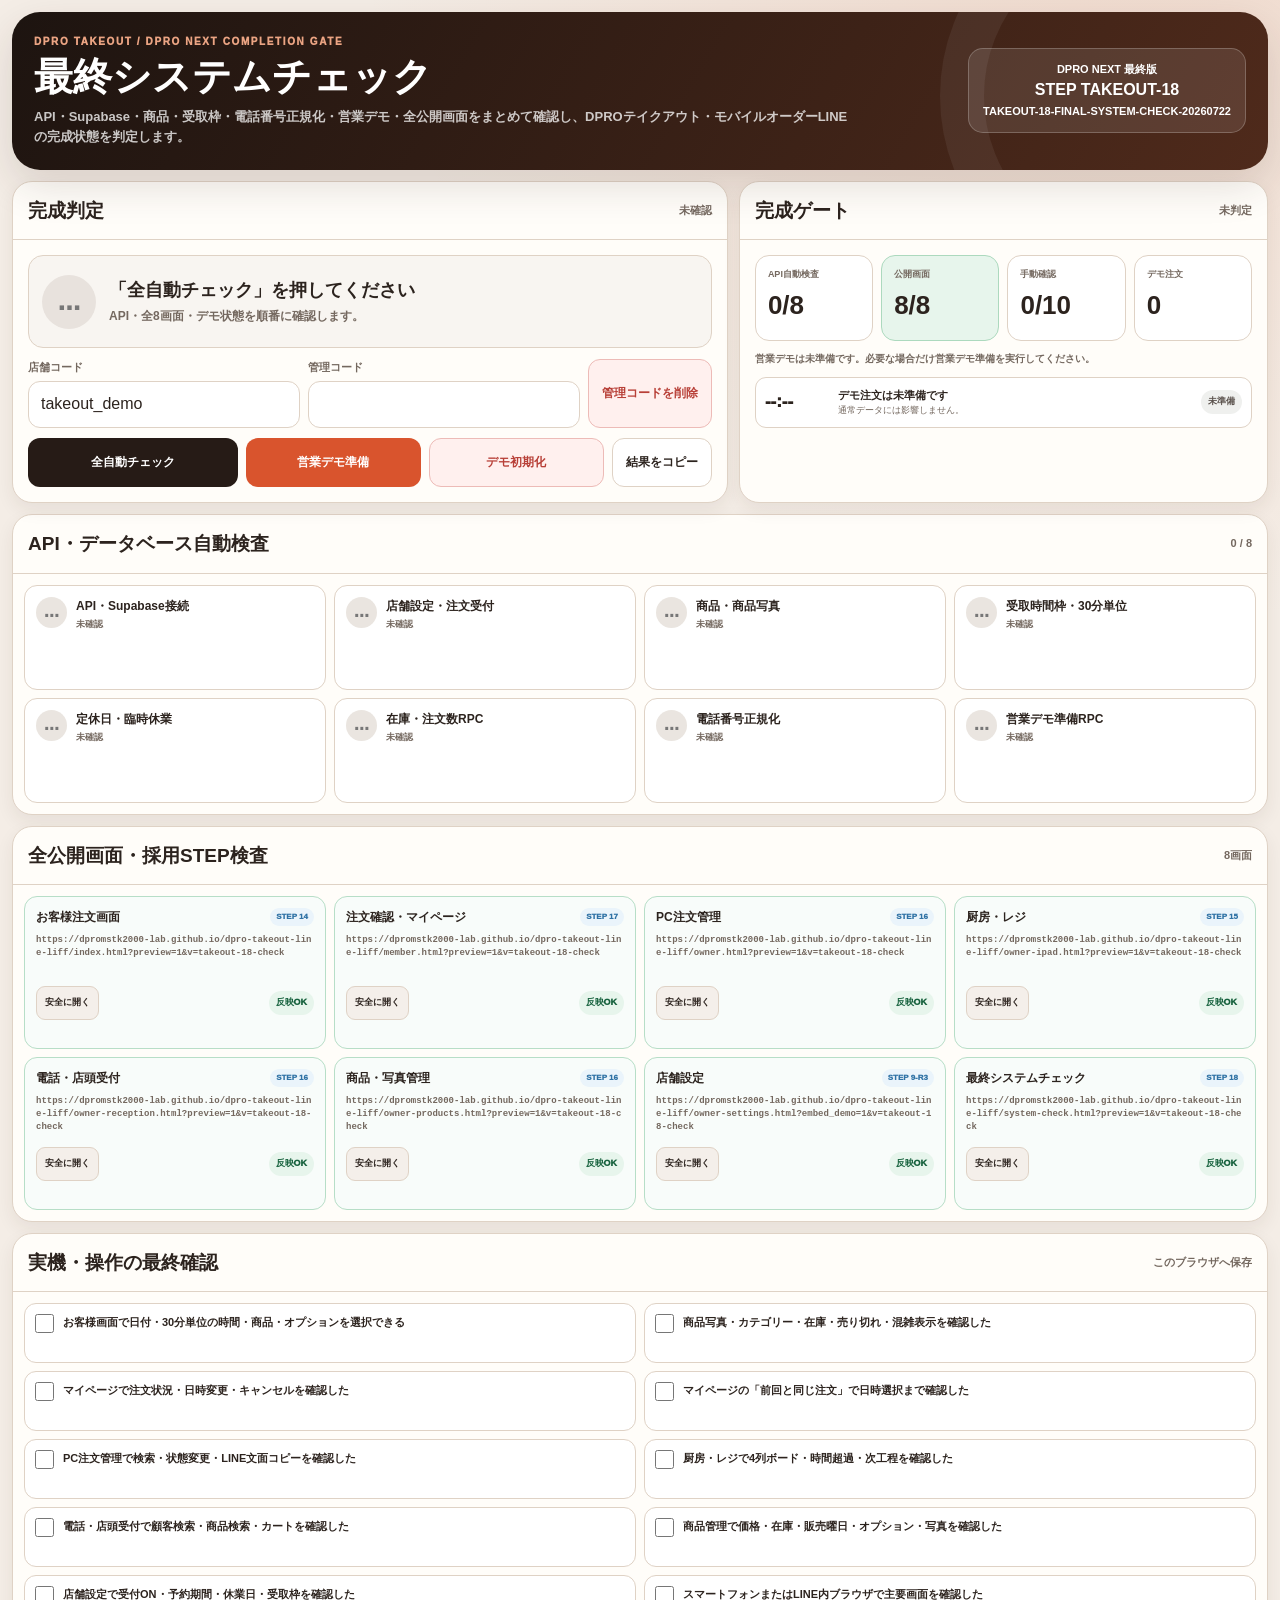
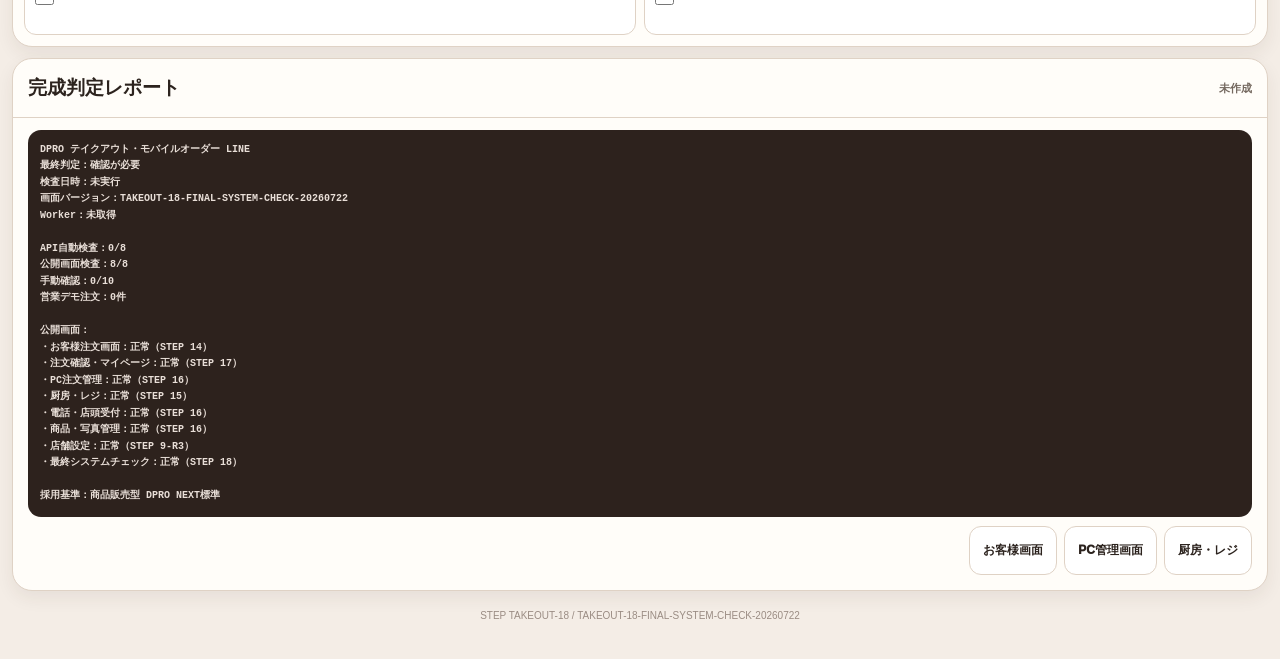
<file: system-check.html>
<!doctype html>
<html lang="ja">
<head>
<meta charset="utf-8">
<meta name="viewport" content="width=device-width,initial-scale=1,viewport-fit=cover">
<meta name="theme-color" content="#261b16">
<title>DPRO テイクアウト｜最終システムチェック</title>
<style>
:root{--bg:#f4ede6;--card:#fffdf9;--ink:#2c231e;--sub:#74685f;--line:#dfd2c5;--dark:#261b16;--accent:#d9542d;--accent-soft:#fff0e7;--blue:#2f72a5;--blue-soft:#eaf4fb;--green:#237a4d;--green-soft:#e7f5ec;--amber:#a46608;--amber-soft:#fff3d5;--red:#b84038;--red-soft:#fff0ee;--gray-soft:#eff0ee;--shadow:0 16px 42px rgba(55,37,27,.14);--shadow-sm:0 7px 18px rgba(55,37,27,.07)}
*{box-sizing:border-box}html,body{margin:0;min-height:100%}body{color:var(--ink);background:radial-gradient(circle at 90% -8%,rgba(218,119,75,.18),transparent 30%),var(--bg);font-family:-apple-system,BlinkMacSystemFont,"Segoe UI","Hiragino Kaku Gothic ProN","Yu Gothic",Meiryo,sans-serif;font-size:16px;line-height:1.55;-webkit-font-smoothing:antialiased}button,input{font:inherit}button{cursor:pointer}button:disabled{cursor:wait;opacity:.55}[hidden]{display:none!important}
.demo{position:sticky;z-index:500;top:0;display:none;padding:9px 14px;color:#8e351c;background:#fff1e9;border-bottom:1px solid #efb69e;text-align:center;font-size:12px;font-weight:900}.demo.show{display:block}
.app{width:min(1440px,100%);margin:auto;padding:12px 12px calc(34px + env(safe-area-inset-bottom))}
.hero{position:relative;overflow:hidden;display:grid;grid-template-columns:minmax(0,1fr) auto;align-items:center;gap:18px;padding:22px;color:#fff;background:linear-gradient(120deg,#1d1410,#4f2a1b);border-radius:28px;box-shadow:var(--shadow)}.hero:after{content:"";position:absolute;right:-70px;top:-115px;width:310px;height:310px;border:44px solid rgba(255,255,255,.06);border-radius:50%}.eyebrow{color:#eba483;font-size:10px;font-weight:950;letter-spacing:.16em}.hero h1{margin:4px 0 0;font-size:clamp(25px,4vw,39px);line-height:1.2}.hero p{max-width:820px;margin:7px 0 0;color:rgba(255,255,255,.76);font-size:13px;font-weight:800}.version{position:relative;z-index:1;min-width:250px;padding:12px 14px;background:rgba(255,255,255,.1);border:1px solid rgba(255,255,255,.22);border-radius:15px;text-align:center;font-size:11px;font-weight:900}.version strong{display:block;font-size:16px}
.grid{display:grid;grid-template-columns:minmax(0,1.15fr) minmax(370px,.85fr);gap:11px;margin-top:11px}.panel{background:var(--card);border:1px solid var(--line);border-radius:20px;box-shadow:var(--shadow-sm)}.head{display:flex;align-items:center;justify-content:space-between;gap:12px;padding:14px 15px;border-bottom:1px solid var(--line)}.head h2{margin:0;font-size:19px}.head span,.head small{color:var(--sub);font-size:11px;font-weight:900}.body{padding:15px}
.overall{display:grid;grid-template-columns:auto minmax(0,1fr);align-items:center;gap:13px;min-height:93px;padding:13px;background:#f8f5f1;border:1px solid var(--line);border-radius:15px}.overall .icon{display:grid;place-items:center;width:54px;height:54px;color:#777;background:#e8e2dd;border-radius:50%;font-size:24px;font-weight:950}.overall strong{display:block;font-size:18px}.overall span{display:block;margin-top:2px;color:var(--sub);font-size:12px;font-weight:800}.overall.ok{background:var(--green-soft);border-color:#acd9be}.overall.ok .icon{color:#fff;background:var(--green)}.overall.warn{background:var(--amber-soft);border-color:#ebd094}.overall.warn .icon{color:#fff;background:#d28c20}.overall.bad{background:var(--red-soft);border-color:#edb9b5}.overall.bad .icon{color:#fff;background:var(--red)}
.creds{display:grid;grid-template-columns:1fr 1fr auto;gap:8px;margin-top:11px}.field{display:grid;gap:5px}.field label{color:var(--sub);font-size:11px;font-weight:900}.input{width:100%;min-height:47px;padding:10px 12px;color:var(--ink);background:#fff;border:1px solid var(--line);border-radius:12px;outline:none}.input:focus{border-color:var(--accent);box-shadow:0 0 0 4px var(--accent-soft)}
.actions{display:grid;grid-template-columns:1.2fr 1fr 1fr auto;gap:8px;margin-top:10px}.btn{min-height:49px;padding:10px 13px;border-radius:12px;font-size:12px;font-weight:950}.primary{color:#fff;background:var(--dark);border:0}.orange{color:#fff;background:var(--accent);border:0}.secondary{color:var(--ink);background:#fff;border:1px solid var(--line)}.danger{color:var(--red);background:var(--red-soft);border:1px solid #edbbb7}
.notice{display:none;margin-top:10px;padding:10px 11px;border-radius:11px;font-size:11px;font-weight:850}.notice.show{display:block}.notice.ok{color:var(--green);background:var(--green-soft);border:1px solid #acd9be}.notice.warn{color:var(--amber);background:var(--amber-soft);border:1px solid #ebd094}.notice.bad{color:var(--red);background:var(--red-soft);border:1px solid #edb9b5}
.metrics{display:grid;grid-template-columns:repeat(4,1fr);gap:8px}.metric{min-height:86px;padding:12px;background:#fff;border:1px solid var(--line);border-radius:14px}.metric span{display:block;color:var(--sub);font-size:9px;font-weight:900}.metric strong{display:block;margin-top:3px;font-size:26px}.metric.ok{background:var(--green-soft);border-color:#acd9be}.metric.warn{background:var(--amber-soft);border-color:#ebd094}
.demo-list{display:grid;gap:6px;max-height:260px;overflow:auto;margin-top:10px}.demo-order{display:grid;grid-template-columns:64px minmax(0,1fr) auto;align-items:center;gap:9px;padding:9px;background:#fff;border:1px solid var(--line);border-radius:11px}.demo-time{font-size:17px;font-weight:950}.demo-order strong{display:block;font-size:11px}.demo-order small{display:block;color:var(--sub);font-size:9px}.badge{display:inline-flex;min-height:24px;align-items:center;padding:4px 7px;color:#5a514c;background:var(--gray-soft);border-radius:999px;font-size:9px;font-weight:950;white-space:nowrap}.badge.ok{color:#17623e;background:var(--green-soft)}.badge.bad{color:#9b332d;background:var(--red-soft)}
.section{margin-top:11px}.checks,.pages{display:grid;grid-template-columns:repeat(4,1fr);gap:8px;padding:11px}.check{min-height:105px;display:grid;grid-template-columns:auto 1fr;align-content:start;gap:9px;padding:11px;background:#fff;border:1px solid var(--line);border-radius:13px}.mark{display:grid;place-items:center;width:31px;height:31px;color:#777;background:#eae5e0;border-radius:50%;font-weight:950}.check.ok{background:#f8fcfa;border-color:#b7dec7}.check.ok .mark{color:#fff;background:var(--green)}.check.bad{background:#fff9f8;border-color:#efbbb7}.check.bad .mark{color:#fff;background:var(--red)}.check.pending .mark{animation:pulse 1.1s infinite}@keyframes pulse{50%{opacity:.42}}.check strong{display:block;font-size:12px}.check small{display:block;margin-top:3px;color:var(--sub);font-size:9px;font-weight:750;word-break:break-word}
.page{min-height:153px;padding:11px;background:#fff;border:1px solid var(--line);border-radius:13px}.page.ok{background:#f8fcfa;border-color:#b7dec7}.page.bad{background:#fff9f8;border-color:#efbbb7}.page-top{display:flex;align-items:start;justify-content:space-between;gap:8px}.page-top strong{font-size:12px}.step{padding:3px 6px;color:var(--blue);background:var(--blue-soft);border-radius:999px;font-size:8px;font-weight:950}.url{display:block;min-height:45px;margin:7px 0;color:var(--sub);font:700 9px/1.45 ui-monospace,Consolas,monospace;word-break:break-all}.page-actions{display:flex;align-items:center;justify-content:space-between;gap:7px}.open{display:inline-flex;min-height:34px;align-items:center;padding:6px 8px;color:var(--ink);background:#f4efea;border:1px solid var(--line);border-radius:9px;font-size:9px;font-weight:900;text-decoration:none}
.manuals{display:grid;grid-template-columns:repeat(2,1fr);gap:8px;padding:11px}.manual{display:flex;align-items:flex-start;gap:9px;min-height:60px;padding:10px;background:#fff;border:1px solid var(--line);border-radius:12px;font-size:11px;font-weight:850}.manual input{width:19px;height:19px;margin:0;accent-color:var(--green)}.manual.done{background:var(--green-soft);border-color:#acd9be}
.report{padding:12px 15px 15px}.report-box{min-height:140px;padding:12px;color:#e9dfd8;background:#2d221d;border-radius:13px;font:700 10px/1.65 ui-monospace,Consolas,monospace;white-space:pre-wrap;word-break:break-word}.report-actions{display:flex;justify-content:flex-end;gap:7px;margin-top:9px}
.toast{position:fixed;z-index:700;left:50%;bottom:18px;transform:translate(-50%,18px);width:min(calc(100% - 28px),720px);padding:13px 15px;color:#fff;background:#2c2420;border-radius:13px;text-align:center;font-size:13px;font-weight:900;box-shadow:var(--shadow);opacity:0;pointer-events:none;transition:.23s}.toast.show{opacity:1;transform:translate(-50%,0)}.toast.error{background:var(--red)}.footer{padding:17px 4px 2px;color:#9a8c83;text-align:center;font-size:10px}
@media(max-width:1120px){.grid{grid-template-columns:1fr}.checks,.pages{grid-template-columns:repeat(2,1fr)}}@media(max-width:760px){.app{padding:7px}.hero{grid-template-columns:1fr;border-radius:21px;padding:18px}.version{text-align:left;min-width:0}.creds{grid-template-columns:1fr}.actions{grid-template-columns:1fr 1fr}.metrics{grid-template-columns:repeat(2,1fr)}.checks,.pages,.manuals{grid-template-columns:1fr}}@media(max-width:430px){.actions{grid-template-columns:1fr}}
</style>
</head>
<body>
<div id="demoBanner" class="demo">製品紹介用デモです。デモ準備・初期化は画面内だけで、実際のデータは変更されません。</div>
<main class="app">
<header class="hero"><div><div class="eyebrow">DPRO TAKEOUT / DPRO NEXT COMPLETION GATE</div><h1>最終システムチェック</h1><p>API・Supabase・商品・受取枠・電話番号正規化・営業デモ・全公開画面をまとめて確認し、DPROテイクアウト・モバイルオーダーLINEの完成状態を判定します。</p></div><div class="version">DPRO NEXT 最終版<strong>STEP TAKEOUT-18</strong>TAKEOUT-18-FINAL-SYSTEM-CHECK-20260722</div></header>
<div class="grid">
<section class="panel"><div class="head"><h2>完成判定</h2><span id="lastChecked">未確認</span></div><div class="body">
<div id="overall" class="overall"><div class="icon">…</div><div><strong>「全自動チェック」を押してください</strong><span>API・全8画面・デモ状態を順番に確認します。</span></div></div>
<div class="creds"><div class="field"><label>店舗コード</label><input id="shopCode" class="input" value="takeout_demo" readonly></div><div class="field"><label>管理コード</label><input id="adminKey" class="input" value="" inputmode="numeric"></div><button id="clearAdminKey" class="btn danger" type="button">管理コードを削除</button></div>
<div class="actions"><button id="checkAll" class="btn primary">全自動チェック</button><button id="prepareDemo" class="btn orange">営業デモ準備</button><button id="resetDemo" class="btn danger">デモ初期化</button><button id="copyReport" class="btn secondary">結果をコピー</button></div>
<div id="actionNotice" class="notice" role="status"></div>
</div></section>
<section class="panel"><div class="head"><h2>完成ゲート</h2><span id="completionLabel">未判定</span></div><div class="body">
<div class="metrics"><article id="apiMetric" class="metric"><span>API自動検査</span><strong id="apiCount">0/8</strong></article><article id="pageMetric" class="metric"><span>公開画面</span><strong id="pageCount">0/8</strong></article><article id="manualMetric" class="metric"><span>手動確認</span><strong id="manualCount">0/10</strong></article><article id="demoMetric" class="metric"><span>デモ注文</span><strong id="demoCount">0</strong></article></div>
<div id="demoDate" style="margin-top:10px;color:var(--sub);font-size:10px;font-weight:900">営業デモは未確認です。</div><div id="demoOrders" class="demo-list"></div>
</div></section>
</div>
<section class="panel section"><div class="head"><h2>API・データベース自動検査</h2><span id="automaticStatus">0 / 8</span></div><div id="automaticChecks" class="checks"></div><div id="warningNotice" class="notice warn" style="margin:0 11px 11px"></div></section>
<section class="panel section"><div class="head"><h2>全公開画面・採用STEP検査</h2><span>8画面</span></div><div id="pageChecks" class="pages"></div></section>
<section class="panel section"><div class="head"><h2>実機・操作の最終確認</h2><small>このブラウザへ保存</small></div><div id="manualChecks" class="manuals"></div></section>
<section class="panel section"><div class="head"><h2>完成判定レポート</h2><span id="reportUpdated">未作成</span></div><div class="report"><div id="reportBox" class="report-box">全自動チェック後に完成判定レポートを表示します。</div><div class="report-actions"><button id="openCustomer" class="btn secondary">お客様画面</button><button id="openOwner" class="btn secondary">PC管理画面</button><button id="openKitchen" class="btn secondary">厨房・レジ</button></div></div></section>
<footer class="footer">STEP TAKEOUT-18 / TAKEOUT-18-FINAL-SYSTEM-CHECK-20260722</footer>
</main>
<div id="toast" class="toast"></div>
<script src="./config.js?v=takeout-18"></script>
<script>
(()=>{"use strict";
const VERSION="TAKEOUT-18-FINAL-SYSTEM-CHECK-20260722";
const params=new URLSearchParams(location.search);
const DEMO_MODE=params.get("preview")==="1"||params.get("embed_demo")==="1"||params.get("demo")==="1";
const config={VERSION,SHOP_CODE:"takeout_demo",API_BASE_URL:"https://dpro-takeout-line-api.dpromstk2000.workers.dev",GITHUB_PAGES_BASE_URL:"https://dpromstk2000-lab.github.io/dpro-takeout-line-liff",DEMO_ADMIN_KEY:"1234",...(window.DPRO_TAKEOUT_CONFIG||{})};
const autoLabels={database:"API・Supabase接続",settings:"店舗設定・注文受付",products:"商品・商品写真",slots:"受取時間枠・30分単位",closed_dates:"定休日・臨時休業",stock_rpc:"在庫・注文数RPC",phone_normalize:"電話番号正規化",demo_rpc:"営業デモ準備RPC"};
const pages=[
{file:"index.html",name:"お客様注文画面",step:"STEP 14",token:"TAKEOUT-14-BAKERY-CATALOG-20260721",preview:"?preview=1&v=takeout-18-check"},
{file:"member.html",name:"注文確認・マイページ",step:"STEP 17",token:"TAKEOUT-17-MEMBER-REORDER-STATUS-20260721",preview:"?preview=1&v=takeout-18-check"},
{file:"owner.html",name:"PC注文管理",step:"STEP 16",token:"TAKEOUT-16-OWNER-UNIFIED-20260721",preview:"?preview=1&v=takeout-18-check"},
{file:"owner-ipad.html",name:"厨房・レジ",step:"STEP 15",token:"TAKEOUT-15-KITCHEN-BOARD-20260721",preview:"?preview=1&v=takeout-18-check"},
{file:"owner-reception.html",name:"電話・店頭受付",step:"STEP 16",token:"TAKEOUT-16-OWNER-UNIFIED-20260721",preview:"?preview=1&v=takeout-18-check"},
{file:"owner-products.html",name:"商品・写真管理",step:"STEP 16",token:"TAKEOUT-16-OWNER-UNIFIED-20260721",preview:"?preview=1&v=takeout-18-check"},
{file:"owner-settings.html",name:"店舗設定",step:"STEP 9-R3",token:"TAKEOUT-9-R3-USER-SCROLL-ACTIVE-FIX-20260711",preview:"?embed_demo=1&v=takeout-18-check"},
{file:"system-check.html",name:"最終システムチェック",step:"STEP 18",token:VERSION,preview:"?preview=1&v=takeout-18-check"}];
const manualItems=["お客様画面で日付・30分単位の時間・商品・オプションを選択できる","商品写真・カテゴリー・在庫・売り切れ・混雑表示を確認した","マイページで注文状況・日時変更・キャンセルを確認した","マイページの「前回と同じ注文」で日時選択まで確認した","PC注文管理で検索・状態変更・LINE文面コピーを確認した","厨房・レジで4列ボード・時間超過・次工程を確認した","電話・店頭受付で顧客検索・商品検索・カートを確認した","商品管理で価格・在庫・販売曜日・オプション・写真を確認した","店舗設定で受付ON・予約期間・休業日・受取枠を確認した","スマートフォンまたはLINE内ブラウザで主要画面を確認した"];
const statusLabels={received:"受付済み",confirmed:"確認済み",cooking_wait:"調理待ち",cooking:"調理中",ready:"受取待ち",picked_up:"受取済み",cancelled:"キャンセル",no_show:"未受取",contact_required:"連絡待ち"};
const channelLabels={line:"LINE",phone:"電話",counter:"店頭",admin:"管理"};
const state={automatic:{},pageResults:{},systemResult:null,demo:null,lastRunAt:null};
const $=id=>document.getElementById(id);
function esc(v){return String(v??"").replaceAll("&","&amp;").replaceAll("<","&lt;").replaceAll(">","&gt;").replaceAll('"',"&quot;").replaceAll("'","&#039;")}
function toast(msg,type="normal"){const n=$("toast");n.textContent=msg;n.className=`toast show${type==="error"?" error":""}`;clearTimeout(toast.t);toast.t=setTimeout(()=>n.className="toast",2800)}
function notice(msg,type="ok"){const n=$("actionNotice");n.className=`notice show ${type}`;n.textContent=msg}
function overall(mode,title,detail){$("overall").className=`overall ${mode||""}`;$("overall").innerHTML=`<div class="icon">${mode==="ok"?"✓":mode==="bad"?"!":mode==="warn"?"△":"…"}</div><div><strong>${esc(title)}</strong><span>${esc(detail)}</span></div>`}
function busy(v){["checkAll","prepareDemo","resetDemo"].forEach(id=>$(id).disabled=v)}
function apiUrl(path){const u=new URL(String(config.API_BASE_URL).replace(/\/+$/,"")+path);u.searchParams.set("shop_code",$("shopCode").value.trim()||config.SHOP_CODE);u.searchParams.set("admin_key",$("adminKey").value.trim()||(DEMO_MODE?config.DEMO_ADMIN_KEY:""));return u.toString()}
async function api(path,options={}){if(DEMO_MODE)return previewApi(path,options);const r=await fetch(apiUrl(path),{cache:"no-store",...options,headers:{"Content-Type":"application/json","X-Admin-Key":$("adminKey").value.trim()||(DEMO_MODE?config.DEMO_ADMIN_KEY:""),...(options.headers||{})}});const d=await r.json().catch(()=>({}));if(!r.ok||d.ok===false)throw new Error(d.message||d.detail||`HTTP ${r.status}`);return d}
function previewChecks(){return{database:{ok:true,shop:{shop_name:"DPRO テイクアウトデモ店"}},settings:{ok:true,settings:{is_accepting_orders:true,max_reservation_days:14}},products:{ok:true,total:6,sellable:5,with_image:0},slots:{ok:true,enabled:16},closed_dates:{ok:true,regular:1,special:0},stock_rpc:{ok:true,rpc:"takeout_stock_summary"},phone_normalize:{ok:true,normalized:"09011112222"},demo_rpc:{ok:true,prepared:Boolean(state.demo?.order_count),target_date:state.demo?.target_date||"",order_count:state.demo?.order_count||0}}}
function demoOrders(){return[["11:00","電話 花子","T-DEMO-1801","phone","received",1500],["11:30","LINE 受付テスト","T-DEMO-1802","line","confirmed",1100],["12:00","店頭 太郎","T-DEMO-1803","counter","cooking_wait",1360],["12:30","準備完了 健一","T-DEMO-1804","line","cooking",1980],["13:00","受取待ち 直子","T-DEMO-1805","phone","ready",780],["13:30","受取済み 次郎","T-DEMO-1806","counter","picked_up",720]].map(([pickup_time,customer_name,order_number,order_channel,status,total_amount])=>({pickup_time,customer_name,order_number,order_channel,status,total_amount}))}
async function previewApi(path,options={}){await new Promise(r=>setTimeout(r,80));const method=String(options.method||"GET").toUpperCase();if(path==="/api/admin/system-check")return{ok:true,service:"DPRO Takeout LINE API",version:"TAKEOUT-18-PREVIEW",checks:previewChecks(),warnings:[],summary:{automatic_ok_count:8,automatic_check_count:8,accepting_orders:true}};if(path==="/api/admin/demo-status")return state.demo||{ok:true,order_count:0,customer_count:0,item_count:0,orders:[]};if(path==="/api/admin/demo-prepare"&&method==="POST"){const orders=demoOrders();state.demo={ok:true,target_date:new Intl.DateTimeFormat("en-CA",{timeZone:"Asia/Tokyo"}).format(new Date(Date.now()+86400000)),order_count:6,customer_count:6,item_count:9,orders};return state.demo}if(path==="/api/admin/demo-reset"&&method==="POST"){const n=state.demo?.order_count||0;state.demo=null;return{ok:true,deleted_order_count:n,deleted_customer_count:n}}throw new Error("デモ用APIが見つかりません")}
function detail(key,c){if(!c)return"未確認";if(!c.ok)return c.message||"確認できません";if(key==="database")return`${c.shop?.shop_name||"店舗"} / DB接続OK`;if(key==="settings")return`受付${c.settings?.is_accepting_orders?"ON":"OFF"}・予約${c.settings?.max_reservation_days??"-"}日先`;if(key==="products")return`商品${c.total??0}件・販売中${c.sellable??0}件・写真${c.with_image??0}件`;if(key==="slots")return`有効枠${c.enabled??0}件・30分単位`;if(key==="closed_dates")return`定休${c.regular??0}件・臨時休業${c.special??0}件`;if(key==="stock_rpc")return`${c.rpc||"在庫RPC"} OK`;if(key==="phone_normalize")return`表記違いを${c.normalized||"-"}へ統一`;if(key==="demo_rpc")return c.prepared?`${c.target_date||"-"}に${c.order_count||0}件準備済み`:"デモ準備RPC利用可能";return"OK"}
function renderAuto(checks={}){state.automatic=checks;const keys=Object.keys(autoLabels),ok=keys.filter(k=>checks[k]?.ok).length;$("automaticChecks").innerHTML=keys.map(k=>{const c=checks[k],cls=c?(c.ok?"ok":"bad"):"pending";return`<article class="check ${cls}"><div class="mark">${c?(c.ok?"✓":"!"):"…"}</div><div><strong>${esc(autoLabels[k])}</strong><small>${esc(detail(k,c))}</small></div></article>`}).join("");$("automaticStatus").textContent=`${ok} / ${keys.length}`;$("apiCount").textContent=`${ok}/${keys.length}`;$("apiMetric").className=`metric ${ok===keys.length?"ok":ok?"warn":""}`}
function renderDemo(d={}){state.demo=d;const orders=Array.isArray(d.orders)?d.orders:[];$("demoCount").textContent=Number(d.order_count||0);$("demoMetric").className=`metric ${d.order_count?"ok":""}`;$("demoDate").textContent=d.target_date?`営業デモ対象日：${d.target_date}　顧客${Number(d.customer_count||0)}件・明細${Number(d.item_count||0)}件`:"営業デモは未準備です。必要な場合だけ営業デモ準備を実行してください。";$("demoOrders").innerHTML=orders.length?orders.map(o=>`<article class="demo-order"><div class="demo-time">${esc(String(o.pickup_time||"").slice(0,5))}</div><div><strong>${esc(o.customer_name)} / ${esc(o.order_number)}</strong><small>${esc(channelLabels[o.order_channel]||o.order_channel||"LINE")}・${Number(o.total_amount||0).toLocaleString("ja-JP")}円</small></div><span class="badge ok">${esc(statusLabels[o.status]||o.status)}</span></article>`).join(""):`<article class="demo-order"><div class="demo-time">--:--</div><div><strong>デモ注文は未準備です</strong><small>通常データには影響しません。</small></div><span class="badge">未準備</span></article>`}
function pageUrl(p,preview=false){return`${config.GITHUB_PAGES_BASE_URL}/${p.file}${preview?p.preview:`?v=takeout-18-${Date.now()}`}`}
function renderPages(){$("pageChecks").innerHTML=pages.map(p=>{const r=state.pageResults[p.file],cls=r?(r.ok?"ok":"bad"):"",txt=r?(r.ok?"反映OK":r.message):"未確認";return`<article class="page ${cls}"><div class="page-top"><strong>${esc(p.name)}</strong><span class="step">${esc(p.step)}</span></div><code class="url">${esc(pageUrl(p,true))}</code><div class="page-actions"><a class="open" href="${esc(pageUrl(p,true))}" target="_blank" rel="noopener">安全に開く</a><span class="badge ${r?(r.ok?"ok":"bad"):""}">${esc(txt)}</span></div></article>`}).join("")}
async function checkPages(){state.pageResults={};renderPages();await Promise.all(pages.map(async p=>{let r;try{const res=await fetch(pageUrl(p),{cache:"no-store"}),text=await res.text(),ok=res.ok&&text.includes(p.token);r={ok,message:ok?"反映OK":res.ok?"STEP不一致":`HTTP ${res.status}`}}catch{r={ok:false,message:"確認失敗"}}state.pageResults[p.file]=r;renderPages();updateCompletion()}));return Object.values(state.pageResults).filter(r=>r.ok).length}
function savedManual(){try{return JSON.parse(localStorage.getItem("takeout18_manual_checks")||"{}")}catch{return{}}}
function renderManual(){const saved=savedManual();$("manualChecks").innerHTML=manualItems.map((t,i)=>`<label class="manual ${saved[i]?"done":""}"><input type="checkbox" data-manual="${i}" ${saved[i]?"checked":""}><span>${esc(t)}</span></label>`).join("");$("manualChecks").querySelectorAll("[data-manual]").forEach(input=>input.addEventListener("change",()=>{const s=savedManual();s[input.dataset.manual]=input.checked;localStorage.setItem("takeout18_manual_checks",JSON.stringify(s));input.closest(".manual").classList.toggle("done",input.checked);updateCompletion()}));updateCompletion()}
function counts(){const keys=Object.keys(autoLabels),manual=[...$("manualChecks").querySelectorAll("[data-manual]")];return{apiOk:keys.filter(k=>state.automatic[k]?.ok).length,apiTotal:keys.length,pageOk:Object.values(state.pageResults).filter(r=>r.ok).length,pageTotal:pages.length,manualDone:manual.filter(x=>x.checked).length,manualTotal:manual.length||manualItems.length}}
function updateCompletion(){const c=counts(),auto=c.apiOk===c.apiTotal&&c.pageOk===c.pageTotal,manual=c.manualDone===c.manualTotal,accept=state.systemResult?.summary?.accepting_orders!==false;$("pageCount").textContent=`${c.pageOk}/${c.pageTotal}`;$("pageMetric").className=`metric ${c.pageOk===c.pageTotal?"ok":c.pageOk?"warn":""}`;$("manualCount").textContent=`${c.manualDone}/${c.manualTotal}`;$("manualMetric").className=`metric ${manual?"ok":c.manualDone?"warn":""}`;if(auto&&manual&&accept){$("completionLabel").textContent="納品準備完了";overall("ok","DPRO NEXT完成・納品準備完了","自動検査・全公開画面・実機操作確認がすべて完了しています。")}else if(auto&&accept){$("completionLabel").textContent="システム完成";overall("ok","DPRO NEXTシステム完成",`自動検査と全8画面は正常です。手動確認は${c.manualDone}/${c.manualTotal}です。`)}else if(auto&&!accept){$("completionLabel").textContent="受付OFF";overall("warn","システムは正常・注文受付OFF","店舗設定で注文受付をONにすると営業開始できます。")}else if(state.lastRunAt){$("completionLabel").textContent="確認が必要";overall("bad","確認が必要な項目があります","赤色のAPI検査または公開画面のSTEP不一致を確認してください。")}renderReport()}
function dt(d){return d?new Intl.DateTimeFormat("ja-JP",{timeZone:"Asia/Tokyo",year:"numeric",month:"2-digit",day:"2-digit",hour:"2-digit",minute:"2-digit",second:"2-digit"}).format(d):"未実行"}
function report(){const c=counts(),auto=c.apiOk===c.apiTotal&&c.pageOk===c.pageTotal,manual=c.manualDone===c.manualTotal,judge=auto&&manual?"DPRO NEXT完成・納品準備完了":auto?"DPRO NEXTシステム完成・実機確認継続":"確認が必要";return["DPRO テイクアウト・モバイルオーダー LINE",`最終判定：${judge}`,`検査日時：${dt(state.lastRunAt)}`,`画面バージョン：${VERSION}`,`Worker：${state.systemResult?.version||state.systemResult?.service||"未取得"}`,"",`API自動検査：${c.apiOk}/${c.apiTotal}`,`公開画面検査：${c.pageOk}/${c.pageTotal}`,`手動確認：${c.manualDone}/${c.manualTotal}`,`営業デモ注文：${Number(state.demo?.order_count||0)}件`,"","公開画面：",...pages.map(p=>`・${p.name}：${state.pageResults[p.file]?.ok?"正常":state.pageResults[p.file]?.message||"未確認"}（${p.step}）`),"","採用基準：商品販売型 DPRO NEXT標準"].join("\n")}
function renderReport(){$("reportBox").textContent=report();$("reportUpdated").textContent=state.lastRunAt?`更新 ${dt(state.lastRunAt)}`:"未作成"}
async function loadDemo(){const d=await api("/api/admin/demo-status");renderDemo(d);return d}
async function runAll(){busy(true);state.lastRunAt=new Date();notice("API・全公開画面・デモ状態を確認しています。","warn");overall("","確認中です","完了するまで画面を閉じずにお待ちください。");state.automatic={};state.pageResults={};renderAuto({});renderPages();try{const[sys,demo]=await Promise.all([api("/api/admin/system-check"),loadDemo()]);state.systemResult=sys;renderAuto(sys.checks||{});renderDemo(demo);const pageOk=await checkPages(),warnings=Array.isArray(sys.warnings)?sys.warnings:[];$("warningNotice").className=warnings.length?"notice show warn":"notice warn";$("warningNotice").textContent=warnings.join(" ");state.lastRunAt=new Date();$("lastChecked").textContent=dt(state.lastRunAt);updateCompletion();const c=counts();notice(c.apiOk===c.apiTotal&&pageOk===pages.length?"API自動検査8/8・公開画面8/8が完了しました。":"一部の検査項目に確認が必要です。",c.apiOk===c.apiTotal&&pageOk===pages.length?"ok":"bad")}catch(e){state.lastRunAt=new Date();overall("bad","自動検査に失敗しました",e.message);notice(e.message,"bad");renderReport()}finally{busy(false)}}
async function prepare(){if(!DEMO_MODE&&!confirm("次の営業日にDPRO営業デモ注文6件を準備します。通常注文は変更しません。実行しますか？"))return;busy(true);notice("営業デモ注文6件を準備しています。","warn");try{const d=await api("/api/admin/demo-prepare",{method:"POST",body:JSON.stringify({shop_code:$("shopCode").value.trim()})});renderDemo(d);notice(`${d.target_date}に営業デモ注文${d.order_count}件を準備しました。`,"ok");await runAll()}catch(e){notice(e.message,"bad");overall("bad","営業デモ準備に失敗しました",e.message)}finally{busy(false)}}
async function reset(){if(!DEMO_MODE&&!confirm("DPRO営業デモ用データだけを初期化します。通常注文は削除されません。実行しますか？"))return;busy(true);notice("営業デモデータを初期化しています。","warn");try{const d=await api("/api/admin/demo-reset",{method:"POST",body:JSON.stringify({shop_code:$("shopCode").value.trim()})});renderDemo({});notice(`デモ注文${Number(d.deleted_order_count||0)}件・デモ顧客${Number(d.deleted_customer_count||0)}件を初期化しました。`,"ok");await runAll()}catch(e){notice(e.message,"bad")}finally{busy(false)}}
async function copyReport(){try{await navigator.clipboard.writeText(report())}catch{const a=document.createElement("textarea");a.value=report();document.body.appendChild(a);a.select();document.execCommand("copy");a.remove()}toast("完成判定レポートをコピーしました。")}
$("checkAll").addEventListener("click",runAll);$("prepareDemo").addEventListener("click",prepare);$("resetDemo").addEventListener("click",reset);$("copyReport").addEventListener("click",copyReport);$("clearAdminKey").addEventListener("click",()=>{$("adminKey").value="";sessionStorage.removeItem("takeout_admin_key");sessionStorage.removeItem("takeout_ipad_admin_key");$("adminKey").focus();toast("保存済み管理コードを削除しました。")});
$("openCustomer").addEventListener("click",()=>open(`${config.GITHUB_PAGES_BASE_URL}/?preview=1&v=takeout-18`,"_blank","noopener"));$("openOwner").addEventListener("click",()=>open(`${config.GITHUB_PAGES_BASE_URL}/owner.html?preview=1&v=takeout-18`,"_blank","noopener"));$("openKitchen").addEventListener("click",()=>open(`${config.GITHUB_PAGES_BASE_URL}/owner-ipad.html?preview=1&v=takeout-18`,"_blank","noopener"));
if(DEMO_MODE){$("demoBanner").classList.add("show");$("adminKey").value="1234"}renderAuto({});renderPages();renderManual();renderDemo({});renderReport();loadDemo().catch(()=>{});checkPages().catch(()=>{});if(params.get("auto")==="1")runAll();
})();
</script>
</body>
</html>
</file>
<file: takeout-owner-next.css>
/* DPRO TAKEOUT STEP TAKEOUT-16 OWNER UNIFIED */
:root{
  --dpro-bg:#f3ede6;--dpro-card:#fffdf9;--dpro-ink:#28211d;--dpro-sub:#756a61;
  --dpro-line:#dfd2c5;--dpro-dark:#251b17;--dpro-dark2:#472d22;
  --dpro-accent:#d7552d;--dpro-accent-soft:#fff0e8;
  --dpro-blue:#3174a6;--dpro-blue-soft:#eaf4fb;
  --dpro-green:#277a4e;--dpro-green-soft:#e7f5ec;
  --dpro-amber:#a46608;--dpro-amber-soft:#fff3d5;
  --dpro-red:#b84038;--dpro-red-soft:#fff0ee;
  --dpro-shadow-sm:0 7px 18px rgba(55,37,27,.07);
  --dpro-shadow:0 15px 40px rgba(55,37,27,.14)
}
html{scroll-behavior:smooth}
body{
  color:var(--dpro-ink)!important;
  background:
    radial-gradient(circle at 88% -10%,rgba(216,117,71,.19),transparent 28%),
    var(--dpro-bg)!important;
  font-size:16px!important;
  -webkit-font-smoothing:antialiased
}
.shell,.app{width:min(1680px,100%)!important;margin:0 auto!important;padding:12px!important}
.topbar,.header{
  position:relative!important;overflow:hidden!important;
  color:#fff!important;
  background:linear-gradient(120deg,rgba(28,20,17,.98),rgba(74,40,28,.95))!important;
  border-radius:28px!important;
  box-shadow:var(--dpro-shadow)!important;
  border:0!important
}
.topbar:after,.header:after{
  content:"";position:absolute;right:-55px;top:-95px;width:260px;height:260px;
  border:38px solid rgba(255,255,255,.06);border-radius:999px;pointer-events:none
}
.brand small{color:#e9a281!important;font-size:10px!important;font-weight:950!important;letter-spacing:.16em!important}
.brand h1{font-size:clamp(24px,3vw,36px)!important;line-height:1.2!important}
.top-button,.header-button{
  min-height:43px!important;padding:9px 12px!important;
  color:#fff!important;background:rgba(255,255,255,.10)!important;
  border:1px solid rgba(255,255,255,.23)!important;border-radius:12px!important;
  font-size:12px!important;font-weight:900!important
}
.dpro-next-nav{
  display:flex;align-items:center;gap:7px;overflow-x:auto;
  margin:10px 0 0;padding:9px;
  background:rgba(255,253,249,.94);border:1px solid var(--dpro-line);
  border-radius:17px;box-shadow:var(--dpro-shadow-sm);scrollbar-width:none
}
.dpro-next-nav::-webkit-scrollbar{display:none}
.dpro-next-nav button{
  flex:none;min-height:40px;padding:8px 12px;
  color:var(--dpro-sub);background:#fff;border:1px solid var(--dpro-line);
  border-radius:999px;font-size:12px;font-weight:900;white-space:nowrap
}
.dpro-next-nav button.active{
  color:#fff;background:var(--dpro-dark);border-color:var(--dpro-dark)
}
.dpro-next-nav button.primary{
  color:#fff;background:var(--dpro-accent);border-color:var(--dpro-accent)
}
.dpro-next-nav button.danger{
  margin-left:auto;color:var(--dpro-red);background:var(--dpro-red-soft);border-color:#e9bbb7
}
.toolbar{
  position:sticky!important;z-index:30!important;top:0!important;
  background:rgba(255,253,249,.95)!important;
  border-color:var(--dpro-line)!important;
  border-radius:17px!important;backdrop-filter:blur(14px)!important;
  box-shadow:var(--dpro-shadow-sm)!important
}
.input,.select,.textarea{
  min-height:48px!important;color:var(--dpro-ink)!important;background:#fff!important;
  border:1px solid var(--dpro-line)!important;border-radius:12px!important;
  padding:10px 12px!important;outline:none!important
}
.input:focus,.select:focus,.textarea:focus{
  border-color:var(--dpro-accent)!important;
  box-shadow:0 0 0 4px var(--dpro-accent-soft)!important
}
.primary,.refresh-button,.login-button{
  color:#fff!important;background:var(--dpro-accent)!important;border:0!important;
  border-radius:12px!important;font-weight:950!important
}
.secondary,.apply-button,.link-button{
  color:var(--dpro-ink)!important;background:#fff!important;
  border:1px solid var(--dpro-line)!important;border-radius:11px!important;font-weight:900!important
}
.panel,.summary-card,.summary,.order-card,.result-card,.customer-box,.history-card{
  background:var(--dpro-card)!important;border-color:var(--dpro-line)!important;
  box-shadow:var(--dpro-shadow-sm)!important
}
.summary-grid{gap:9px!important}
.summary-card,.summary{min-height:84px!important;border-radius:17px!important}
.summary-card span,.summary span{color:var(--dpro-sub)!important;font-size:11px!important;font-weight:900!important}
.summary-card strong,.summary strong{font-size:28px!important}
.status-tabs{gap:7px!important}
.tab{
  min-height:40px!important;padding:8px 13px!important;
  color:var(--dpro-sub)!important;background:#fff!important;
  border:1px solid var(--dpro-line)!important;border-radius:999px!important;
  font-size:12px!important;font-weight:900!important
}
.tab.active{color:#fff!important;background:var(--dpro-dark)!important;border-color:var(--dpro-dark)!important}
.order-card{
  border-radius:18px!important;
  border-left-width:7px!important;
  padding:14px!important
}
.pickup-time{font-size:32px!important}
.customer-name{font-size:18px!important}
.item-name,.cart-name{font-weight:950!important}
.next-button{min-height:49px!important;background:var(--dpro-accent)!important;border-radius:12px!important}
.next-button.ready-action{background:var(--dpro-green)!important}
.dpro-source-filter,.dpro-product-filter{
  display:flex;align-items:center;gap:6px;overflow-x:auto;
  margin:9px 0;padding:1px 0;scrollbar-width:none
}
.dpro-source-filter::-webkit-scrollbar,.dpro-product-filter::-webkit-scrollbar{display:none}
.dpro-source-filter button,.dpro-product-filter button{
  flex:none;min-height:37px;padding:7px 11px;color:var(--dpro-sub);
  background:#fff;border:1px solid var(--dpro-line);border-radius:999px;
  font-size:10px;font-weight:900
}
.dpro-source-filter button.active,.dpro-product-filter button.active{
  color:#fff;background:var(--dpro-dark);border-color:var(--dpro-dark)
}
.dpro-product-search{
  width:100%;min-height:44px;margin:0 0 8px;padding:9px 12px;
  color:var(--dpro-ink);background:#fff;border:1px solid var(--dpro-line);
  border-radius:12px;outline:none
}
.dpro-product-search:focus{border-color:var(--dpro-accent);box-shadow:0 0 0 4px var(--dpro-accent-soft)}
.workspace{gap:12px!important}
.product{
  border-color:var(--dpro-line)!important;border-radius:14px!important;
  box-shadow:0 5px 14px rgba(55,37,27,.05)!important
}
.product-image{width:78px!important;height:78px!important;border-radius:12px!important}
.product h4{font-size:14px!important}.product-price{font-size:16px!important}
.product-card{border-radius:14px!important}
.product-card.active{border-color:var(--dpro-accent)!important;box-shadow:0 0 0 3px var(--dpro-accent-soft)!important}
.photo-preview{border-radius:17px!important}
.save-bar{background:rgba(255,253,249,.96)!important}
.login-overlay{background:rgba(31,24,20,.72)!important;backdrop-filter:blur(10px)!important}
.login-card{border-radius:25px!important;box-shadow:0 30px 90px rgba(22,16,13,.35)!important}
.dpro-clear-admin{
  width:100%;min-height:44px;margin-top:8px;color:var(--dpro-red);
  background:var(--dpro-red-soft);border:1px solid #e9bbb7;border-radius:11px;font-weight:900
}
.footer{font-size:10px!important;color:#998b82!important}
body.dpro-next-owner .order-card{grid-template-columns:145px minmax(0,1fr) 230px!important}
body.dpro-next-reception .workspace{grid-template-columns:minmax(0,1.5fr) minmax(360px,.72fr)!important}
body.dpro-next-reception .product{grid-template-columns:78px minmax(0,1fr)!important;min-height:110px!important}
body.dpro-next-products .workspace{grid-template-columns:minmax(370px,.83fr) minmax(570px,1.4fr)!important}
@media(max-width:1120px){
  body.dpro-next-owner .order-card{grid-template-columns:120px minmax(0,1fr)!important}
  body.dpro-next-owner .action-column{grid-column:1/-1!important;display:grid!important;grid-template-columns:1fr 1fr!important}
  body.dpro-next-reception .workspace,body.dpro-next-products .workspace{grid-template-columns:1fr!important}
}
@media(max-width:700px){
  .shell,.app{padding:7px!important}.topbar,.header{border-radius:20px!important}
  .toolbar{position:static!important}.dpro-next-nav button.danger{margin-left:0}
  body.dpro-next-owner .order-card{grid-template-columns:90px minmax(0,1fr)!important}
  body.dpro-next-owner .action-column{grid-template-columns:1fr!important}
}
</file>
